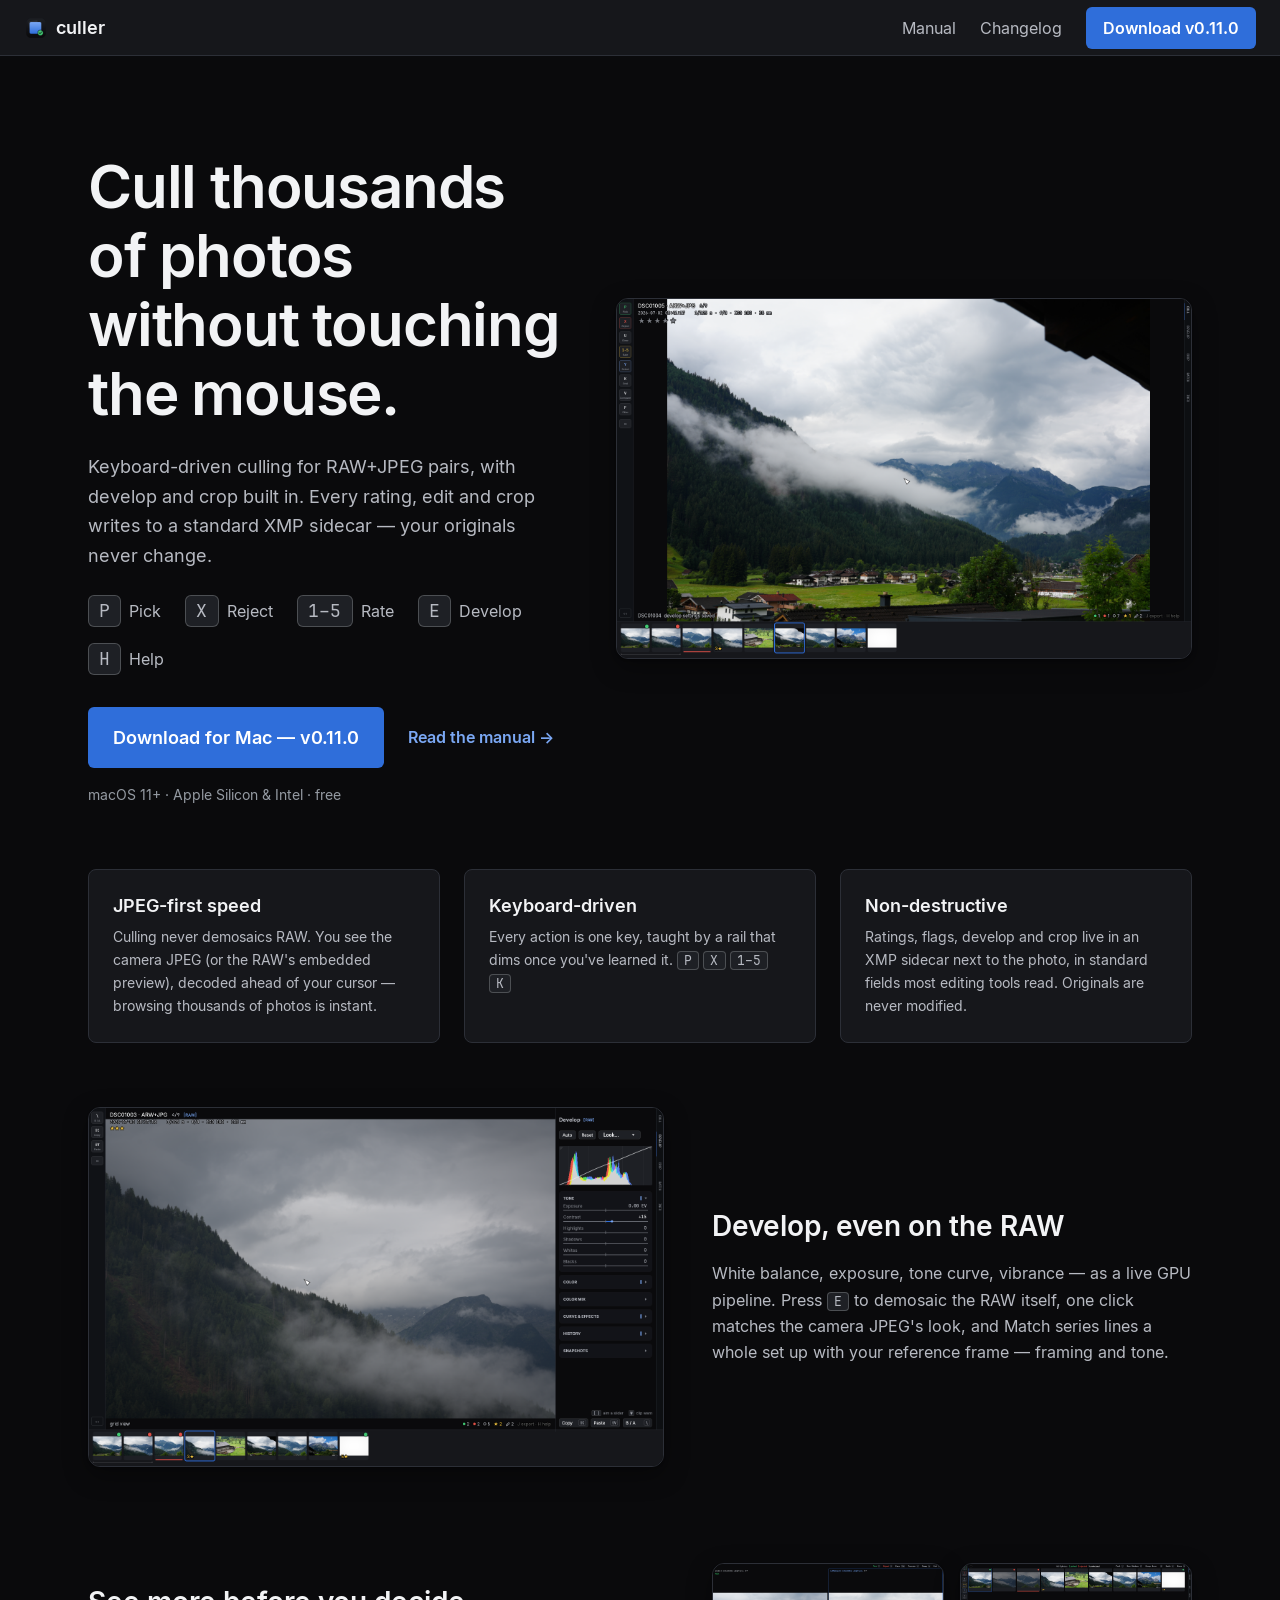
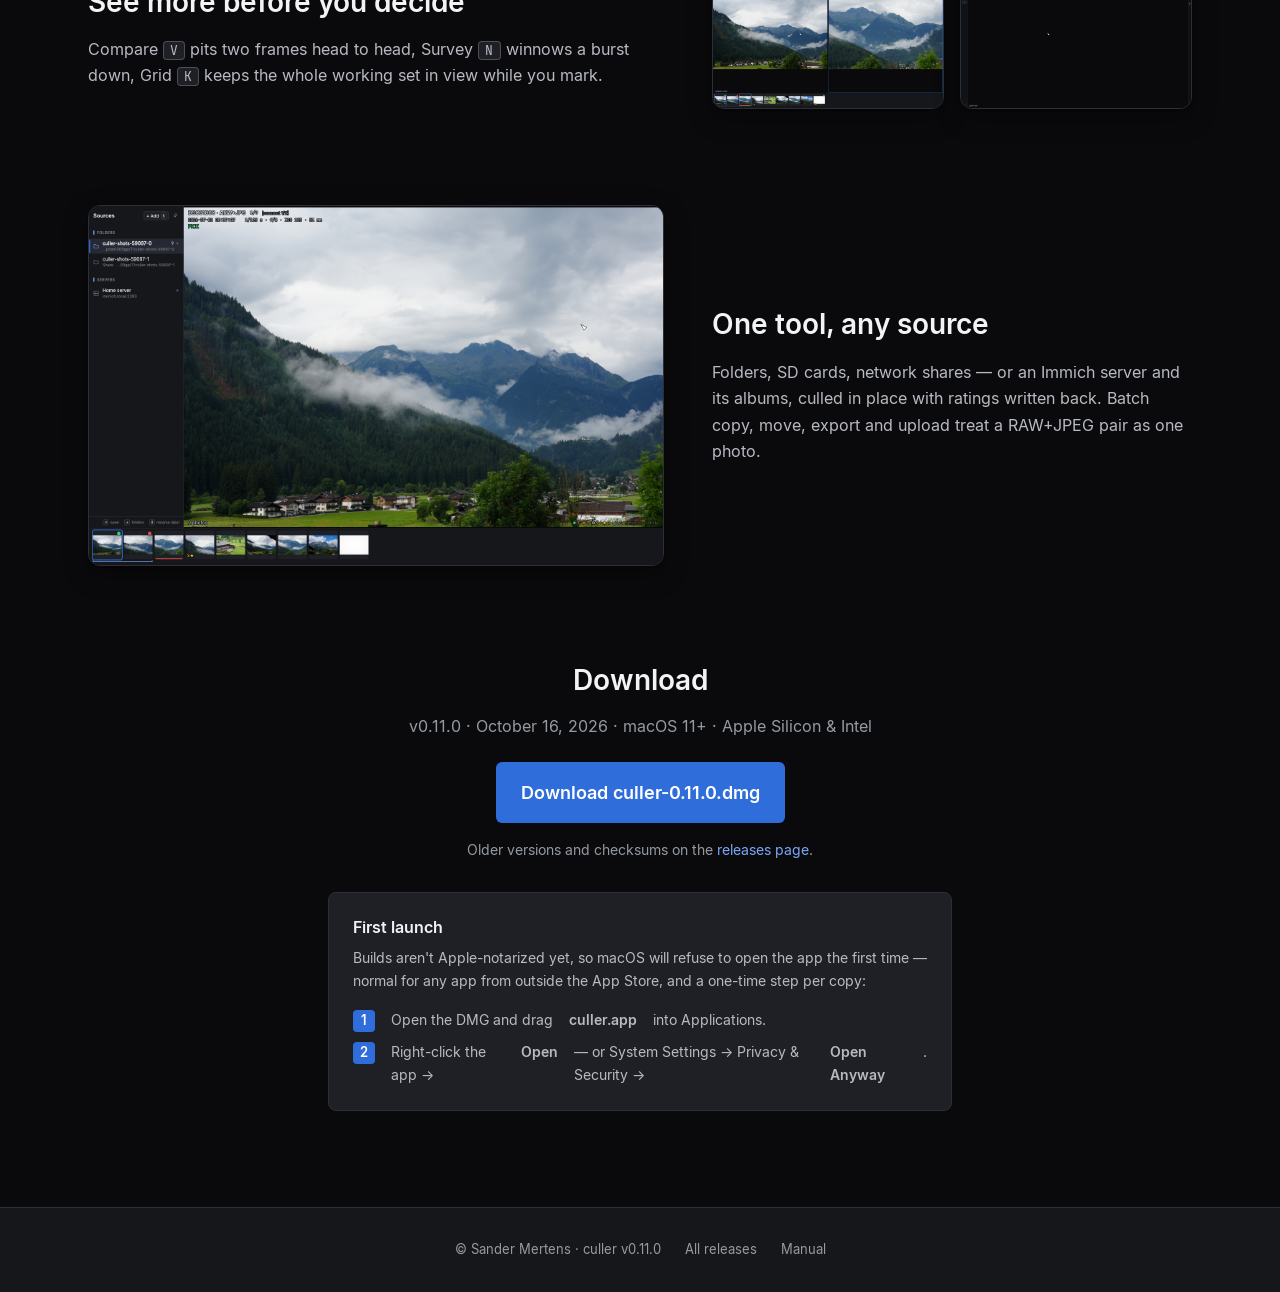
<file: index.html>
<!DOCTYPE html>
<html lang="en">
<head>
<meta charset="utf-8">
<meta name="viewport" content="width=device-width, initial-scale=1">
<title>culler — keyboard-driven photo culling for macOS</title>
<meta name="description" content="Extremely fast, keyboard-driven photo culling for macOS. RAW+JPEG pairs, develop and crop built in, everything non-destructive.">
<link rel="icon" type="image/png" href="https://mertenssander.github.io/culler-releases/img/icon-256.png">
<link rel="apple-touch-icon" href="https://mertenssander.github.io/culler-releases/img/icon-512.png">
<link rel="preload" href="https://mertenssander.github.io/culler-releases/fonts/Inter-Regular.woff2" as="font" type="font/woff2" crossorigin>
<link rel="preload" href="https://mertenssander.github.io/culler-releases/fonts/Inter-SemiBold.woff2" as="font" type="font/woff2" crossorigin>
<link rel="preload" href="https://mertenssander.github.io/culler-releases/fonts/JetBrainsMono-Regular.woff2" as="font" type="font/woff2" crossorigin>
<link rel="stylesheet" href="https://mertenssander.github.io/culler-releases/css/site.css?h=91cbe195ef2dc306fa63">
</head>
<body>
<header class="nav">
  <a class="nav-brand" href="https://mertenssander.github.io/culler-releases/">
    <img src="https://mertenssander.github.io/culler-releases/img/icon-256.png" alt="" width="24" height="24">
    <span>culler</span>
  </a>
  <nav class="nav-links">
    <a href="https://mertenssander.github.io/culler-releases/manual/">Manual</a>
    <a href="https://mertenssander.github.io/culler-releases/changelog/">Changelog</a>
    <a class="btn btn--accent" href="https://mertenssander.github.io/culler-releases/#download">Download v0.11.0</a>
  </nav>
  <details class="nav-menu">
    <summary aria-label="Menu">Menu</summary>
    <div class="nav-menu-panel">
      <a href="https://mertenssander.github.io/culler-releases/manual/">Manual</a>
      <a href="https://mertenssander.github.io/culler-releases/changelog/">Changelog</a>
      <a href="https://mertenssander.github.io/culler-releases/#download">Download v0.11.0</a>
    </div>
  </details>
</header>
<main>




  


<section class="hero">
  <div class="hero-copy">
    <h1>Cull thousands of photos without touching the mouse.</h1>
    <p class="lead">Keyboard-driven culling for RAW+JPEG pairs, with
    develop and crop built in. Every rating, edit and crop writes to
    a standard XMP sidecar — your originals never change.</p>
    <ul class="hero-keys">
      <li><kbd class="keycap keycap--lg">P</kbd> Pick</li>
      <li><kbd class="keycap keycap--lg">X</kbd> Reject</li>
      <li><kbd class="keycap keycap--lg">1–5</kbd> Rate</li>
      <li><kbd class="keycap keycap--lg">E</kbd> Develop</li>
      <li><kbd class="keycap keycap--lg">H</kbd> Help</li>
    </ul>
    <div class="hero-cta">
      <a class="btn btn--accent btn--lg" href="https:&#x2F;&#x2F;github.com&#x2F;mertenssander&#x2F;culler-releases&#x2F;releases&#x2F;download&#x2F;v0.11.0&#x2F;culler-0.11.0.dmg">Download for Mac — v0.11.0</a>
      <a class="link-arrow" href="https://mertenssander.github.io/culler-releases/manual/">Read the manual →</a>
    </div>
    <p class="hero-meta">macOS 11+ · Apple Silicon &amp; Intel · free</p>
  </div>
  <figure class="hero-shot">
    <img src="https://mertenssander.github.io/culler-releases/manual/img/01-culling-counters.png"
         alt="The culling view: a photo full-screen, pick and reject counters, the keycap rail on the left" width="1600" height="1000">
  </figure>
</section>

<section class="band">
  <div class="band-card">
    <h3>JPEG-first speed</h3>
    <p>Culling never demosaics RAW. You see the camera JPEG (or the RAW's
    embedded preview), decoded ahead of your cursor — browsing thousands of
    photos is instant.</p>
  </div>
  <div class="band-card">
    <h3>Keyboard-driven</h3>
    <p>Every action is one key, taught by a rail that dims once you've
    learned it. <kbd class="keycap">P</kbd> <kbd class="keycap">X</kbd> <kbd class="keycap">1–5</kbd>
    <kbd class="keycap">K</kbd></p>
  </div>
  <div class="band-card">
    <h3>Non-destructive</h3>
    <p>Ratings, flags, develop and crop live in an XMP sidecar next to the
    photo, in standard fields most editing tools read. Originals are never
    modified.</p>
  </div>
</section>

<section class="feature">
  <figure class="feature-shot">
    <img src="https://mertenssander.github.io/culler-releases/manual/img/12-develop-graded.png"
         alt="The develop pane: histogram, tone and color sliders, a graded photo" loading="lazy" width="1600" height="1000">
  </figure>
  <div class="feature-copy">
    <h2>Develop, even on the RAW</h2>
    <p>White balance, exposure, tone curve, vibrance — as a live GPU
    pipeline. Press <kbd class="keycap">E</kbd> to demosaic the RAW itself, one
    click matches the camera JPEG's look, and Match series lines a whole
    set up with your reference frame — framing and tone.</p>
  </div>
</section>

<section class="feature feature--flip">
  <figure class="feature-shot feature-shot--pair">
    <img src="https://mertenssander.github.io/culler-releases/manual/img/09-compare.png"
         alt="Compare view: two photos side by side" loading="lazy" width="1600" height="1000">
    <img src="https://mertenssander.github.io/culler-releases/manual/img/18-grid.png"
         alt="Grid view: the working set as thumbnails with a live tally" loading="lazy" width="1600" height="1000">
  </figure>
  <div class="feature-copy">
    <h2>See more before you decide</h2>
    <p>Compare <kbd class="keycap">V</kbd> pits two frames head to head, Survey
    <kbd class="keycap">N</kbd> winnows a burst down, Grid <kbd class="keycap">K</kbd>
    keeps the whole working set in view while you mark.</p>
  </div>
</section>

<section class="feature">
  <figure class="feature-shot">
    <img src="https://mertenssander.github.io/culler-releases/manual/img/06-sources-pane.png"
         alt="The sources pane: folders, SD cards and an Immich server with albums" loading="lazy" width="1600" height="1000">
  </figure>
  <div class="feature-copy">
    <h2>One tool, any source</h2>
    <p>Folders, SD cards, network shares — or an Immich server and its
    albums, culled in place with ratings written back. Batch copy, move,
    export and upload treat a RAW+JPEG pair as one photo.</p>
  </div>
</section>

<section class="download" id="download">
  <h2>Download</h2>
  <p class="download-meta">v0.11.0 · October 16, 2026 ·
  macOS 11+ · Apple Silicon &amp; Intel</p>
  <a class="btn btn--accent btn--lg" href="https:&#x2F;&#x2F;github.com&#x2F;mertenssander&#x2F;culler-releases&#x2F;releases&#x2F;download&#x2F;v0.11.0&#x2F;culler-0.11.0.dmg">Download culler-0.11.0.dmg</a>
  <p class="download-alt">Older versions and checksums on the
  <a href="https://github.com/mertenssander/culler-releases/releases">releases page</a>.</p>
  <div class="firstlaunch">
    <h3>First launch</h3>
    <p>Builds aren't Apple-notarized yet, so macOS will refuse to open the
    app the first time — normal for any app from outside the App Store, and
    a one-time step per copy:</p>
    <ol>
      <li>Open the DMG and drag <strong>culler.app</strong> into Applications.</li>
      <li>Right-click the app → <strong>Open</strong> — or System Settings →
      Privacy &amp; Security → <strong>Open Anyway</strong>.</li>
    </ol>
  </div>
</section>

</main>
<footer class="footer">
  <span>© Sander Mertens · culler v0.11.0</span>
  <a href="https://github.com/mertenssander/culler-releases/releases">All releases</a>
  <a href="https://mertenssander.github.io/culler-releases/manual/">Manual</a>
</footer>
</body>
</html>
</file>
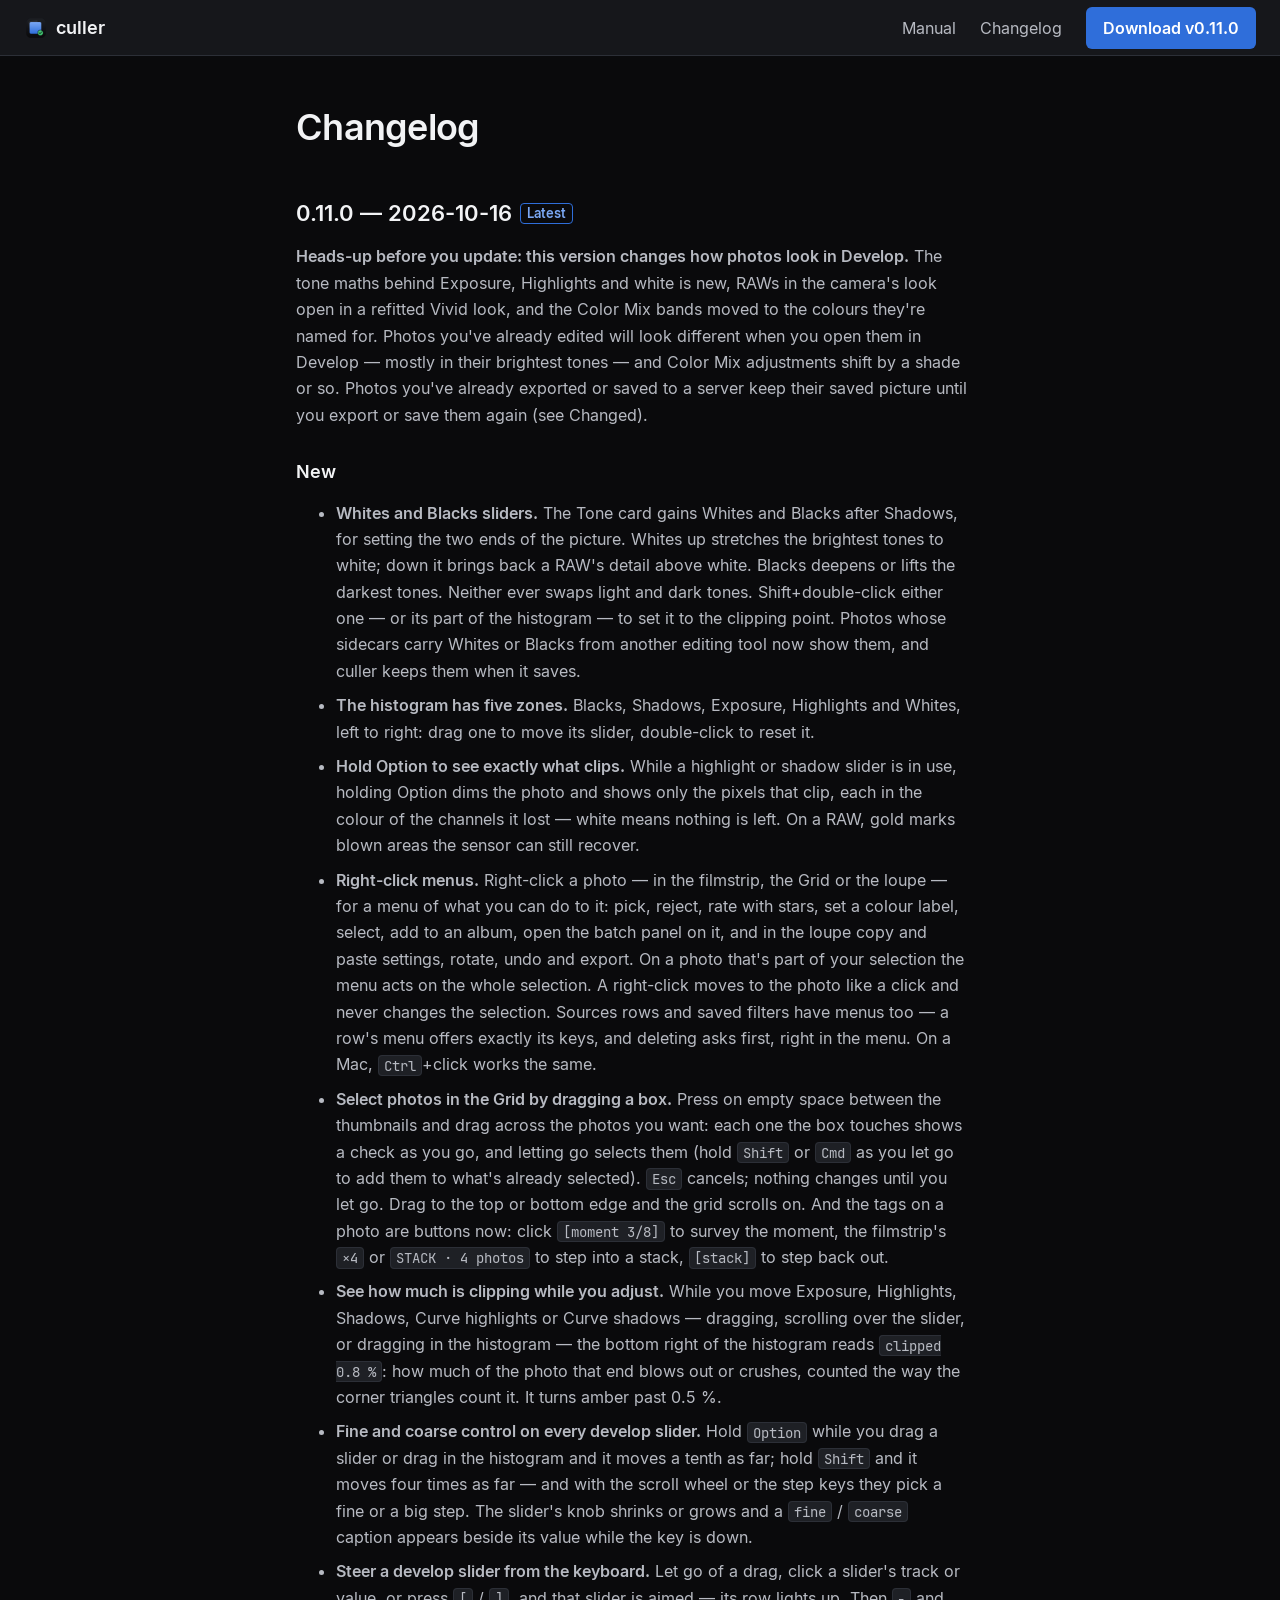
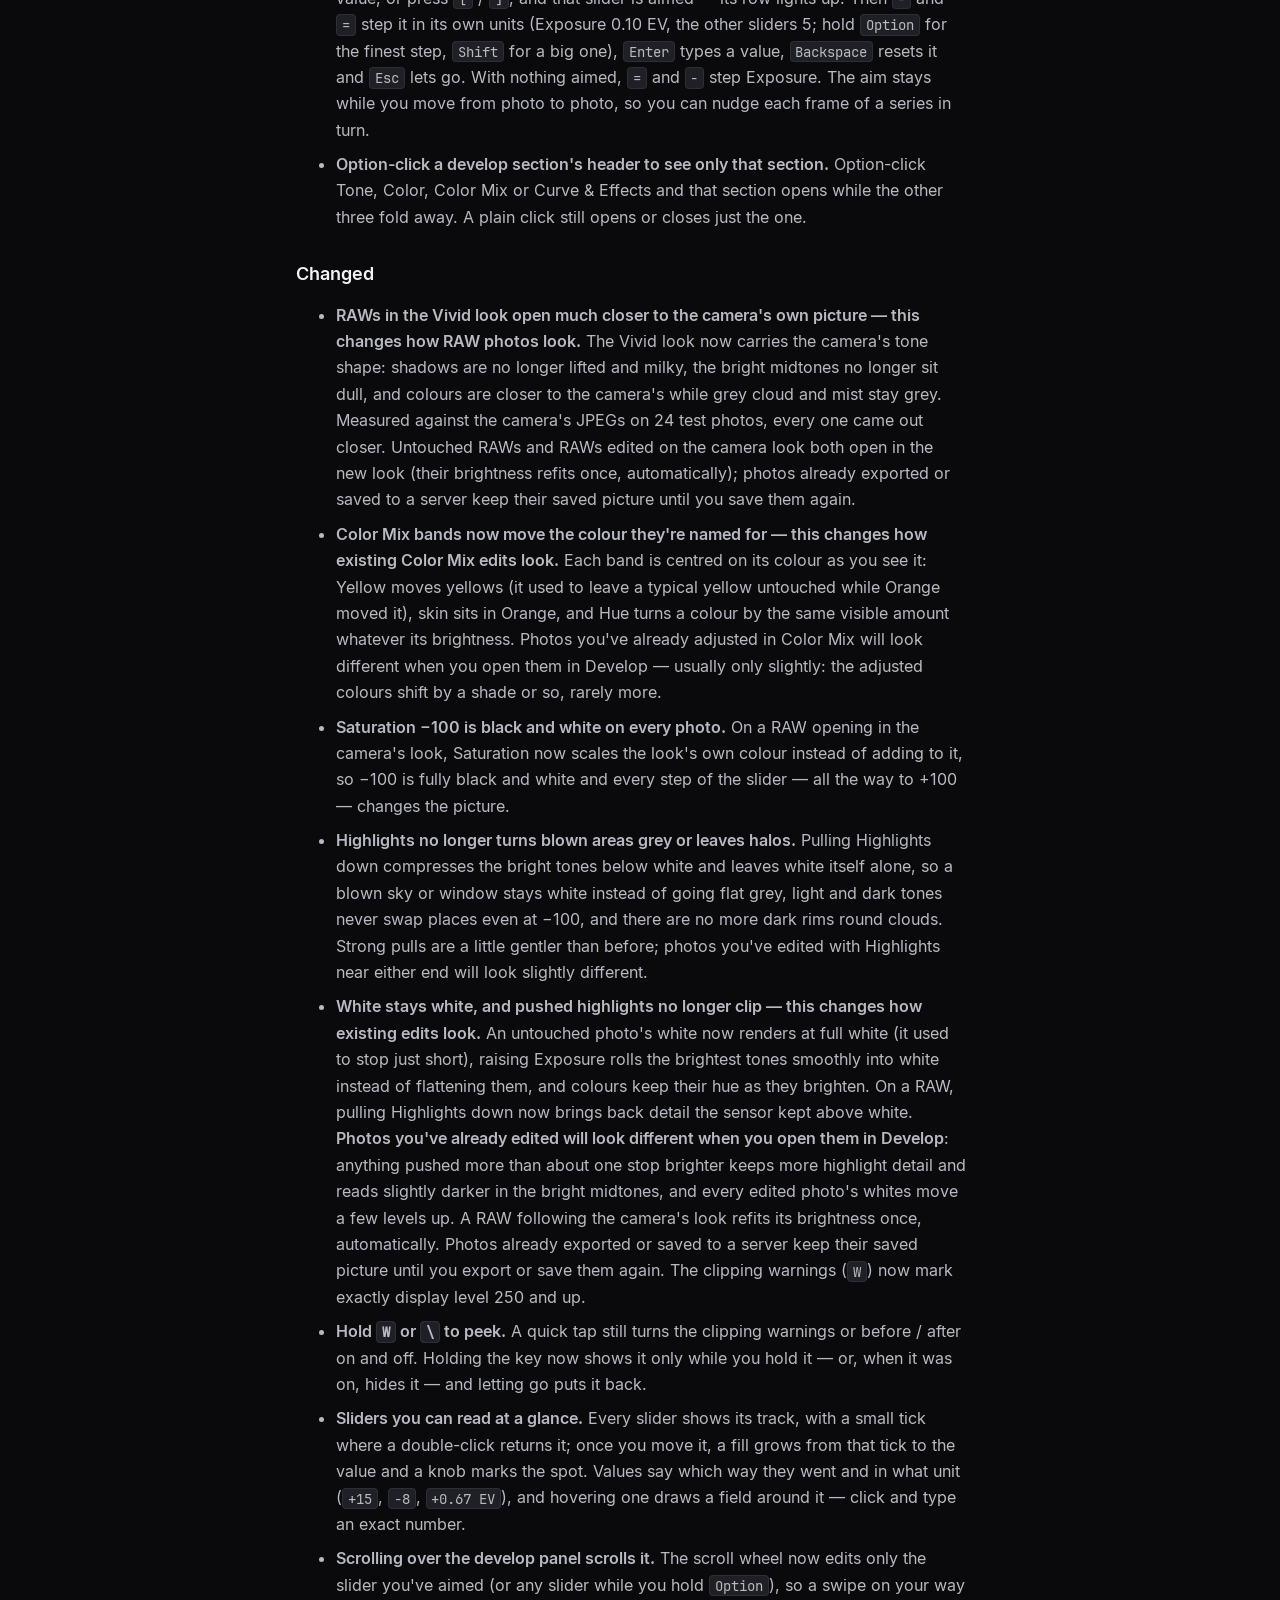
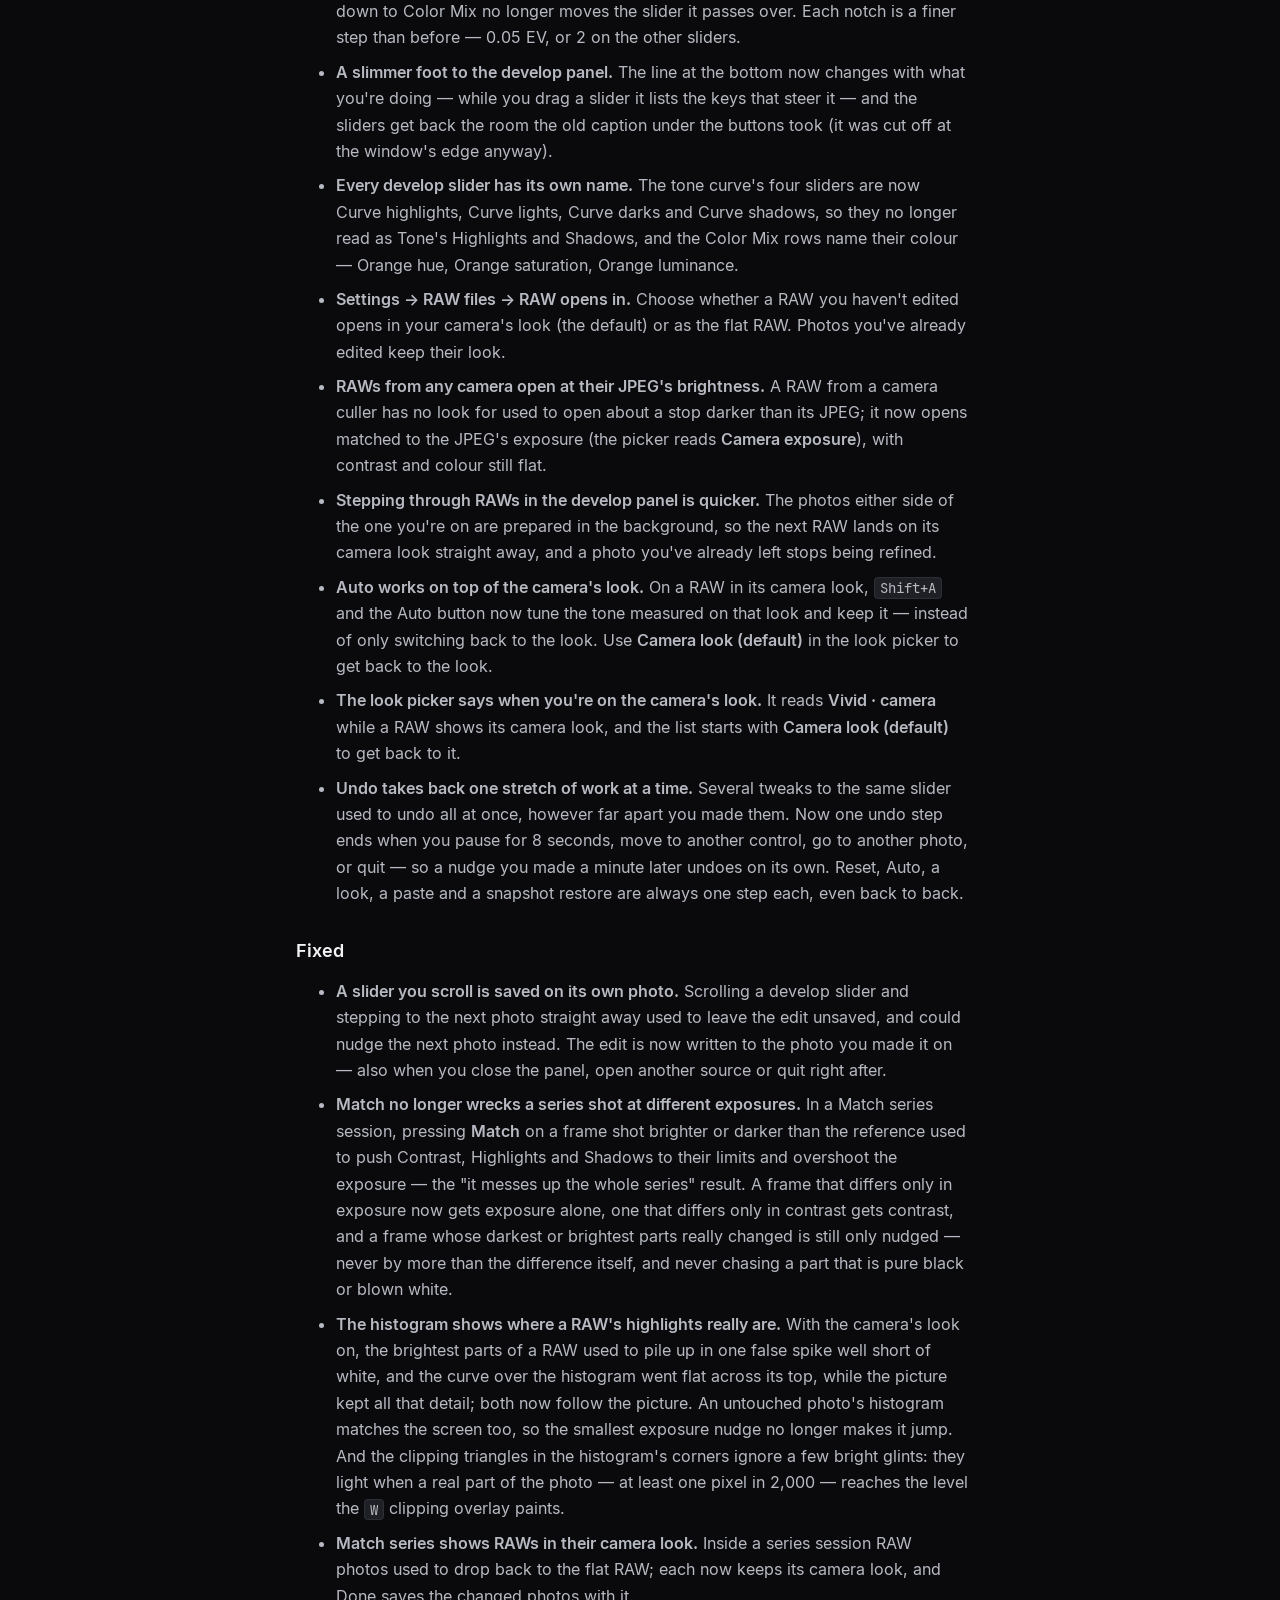
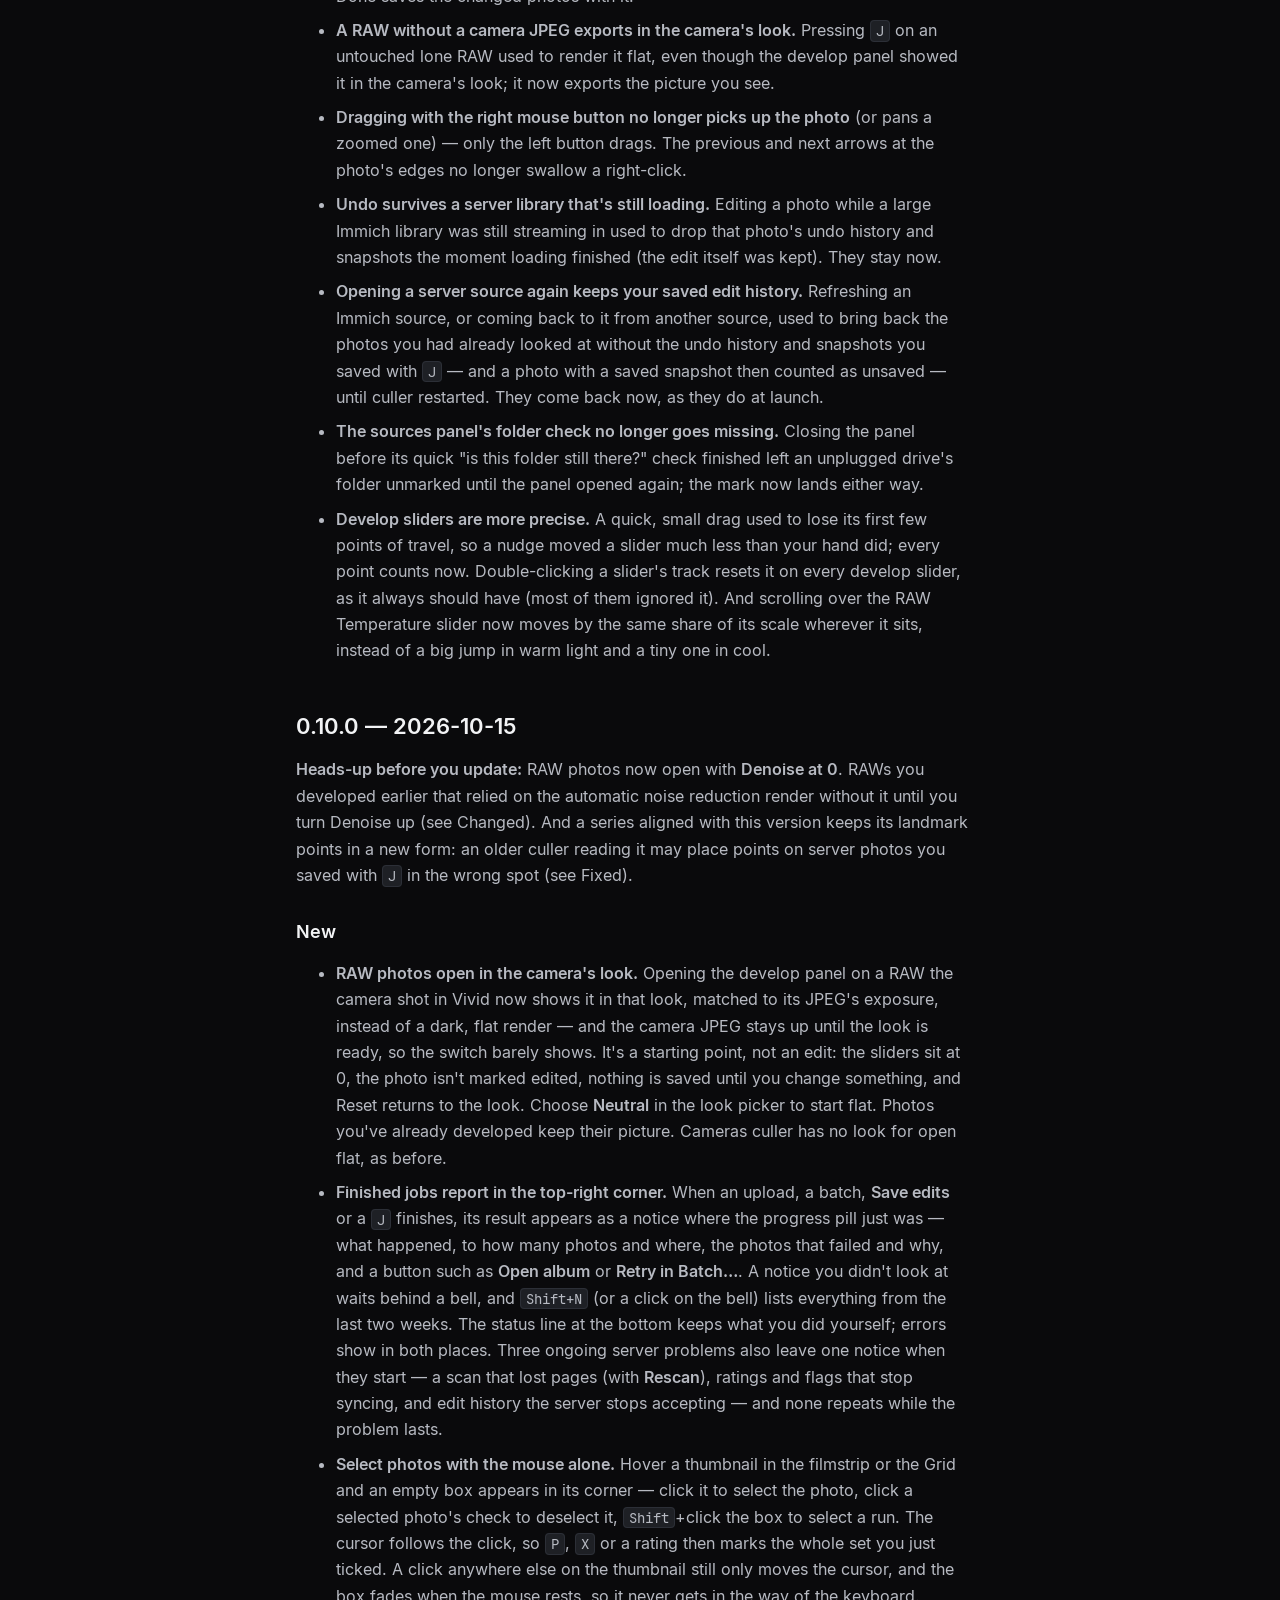
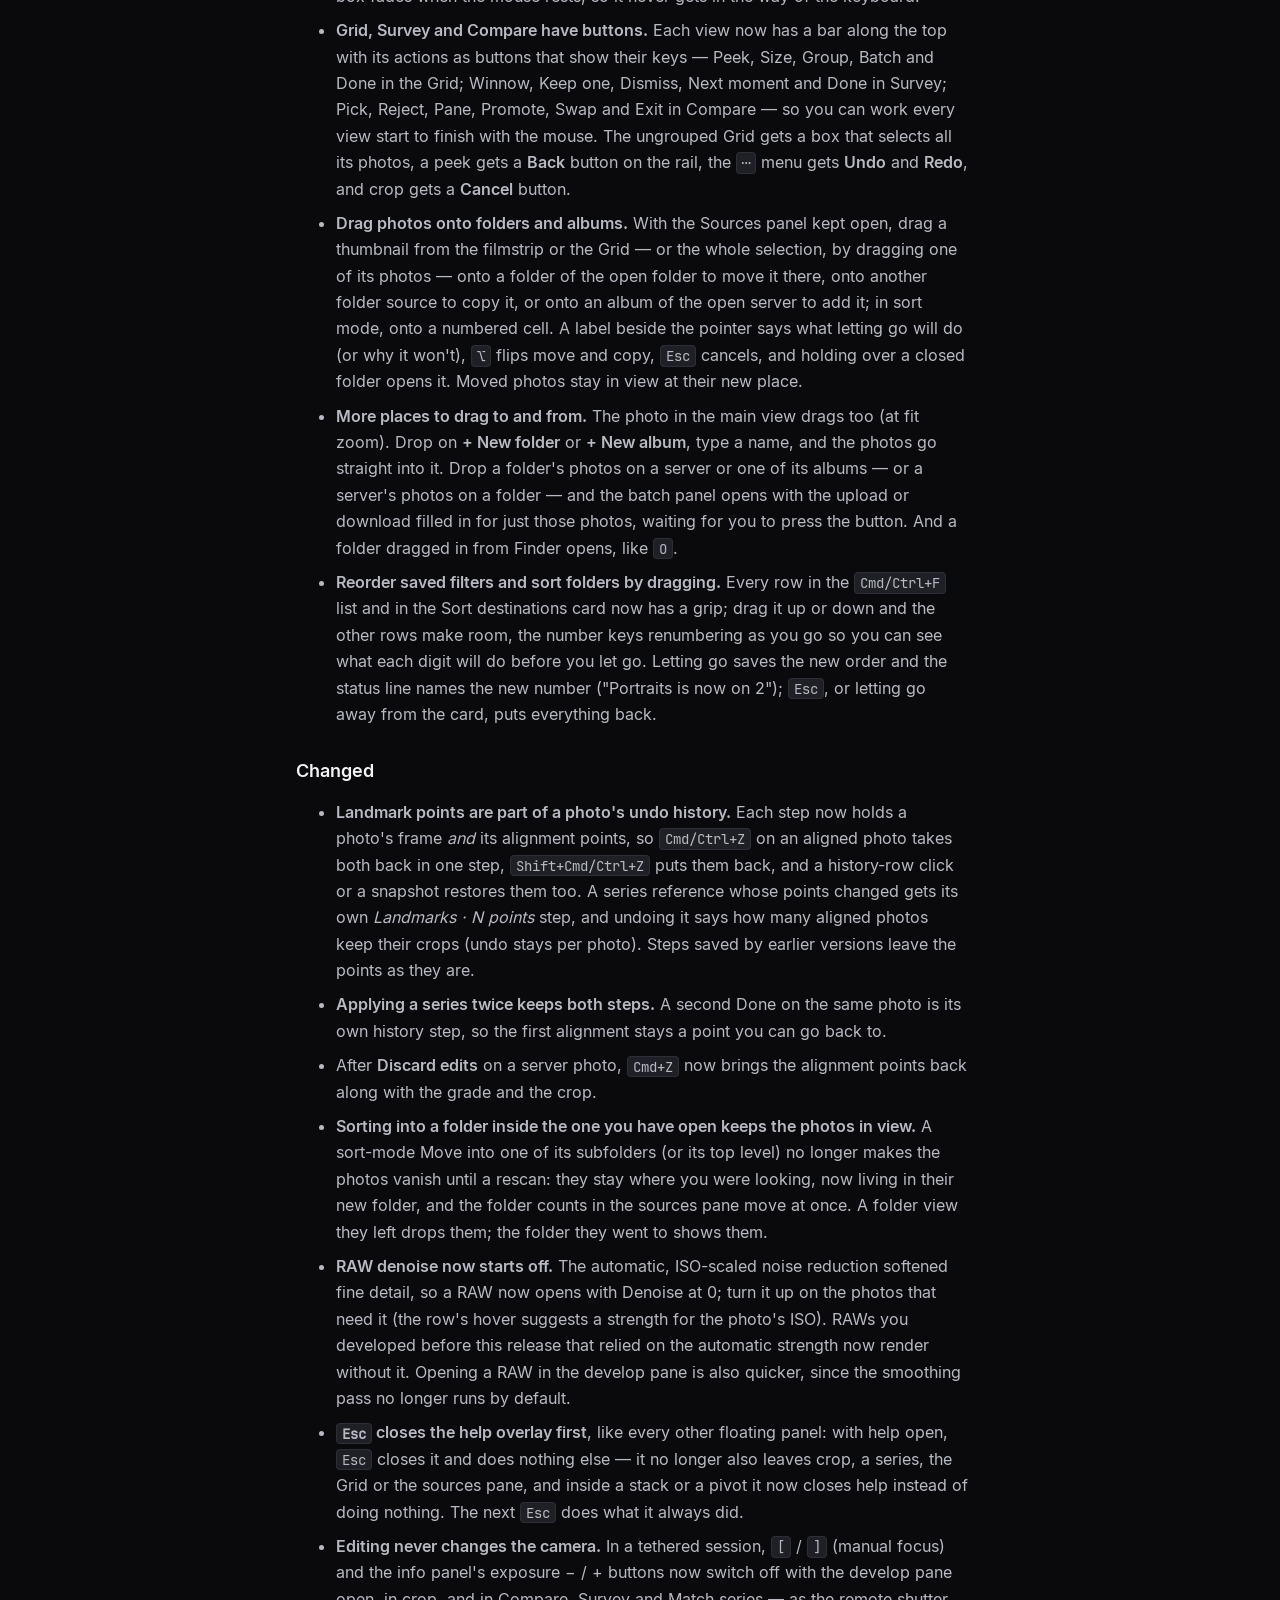
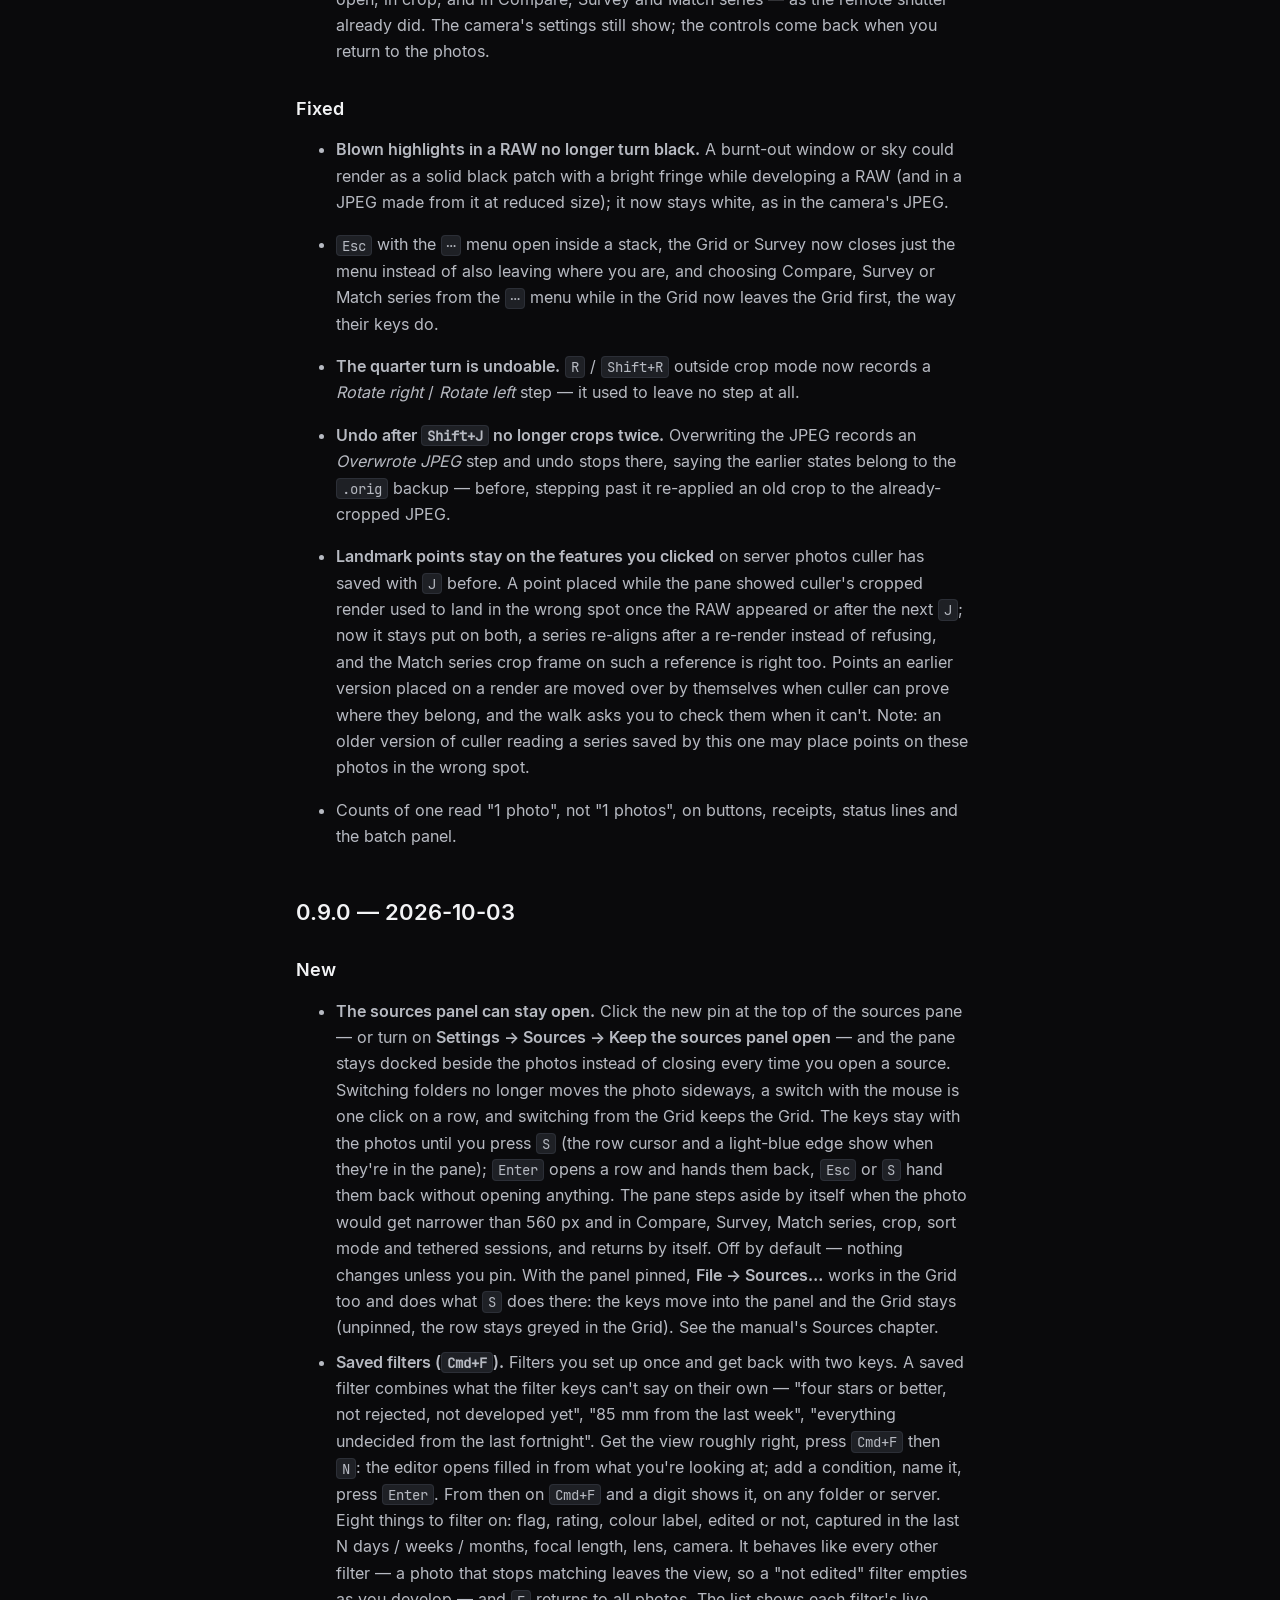
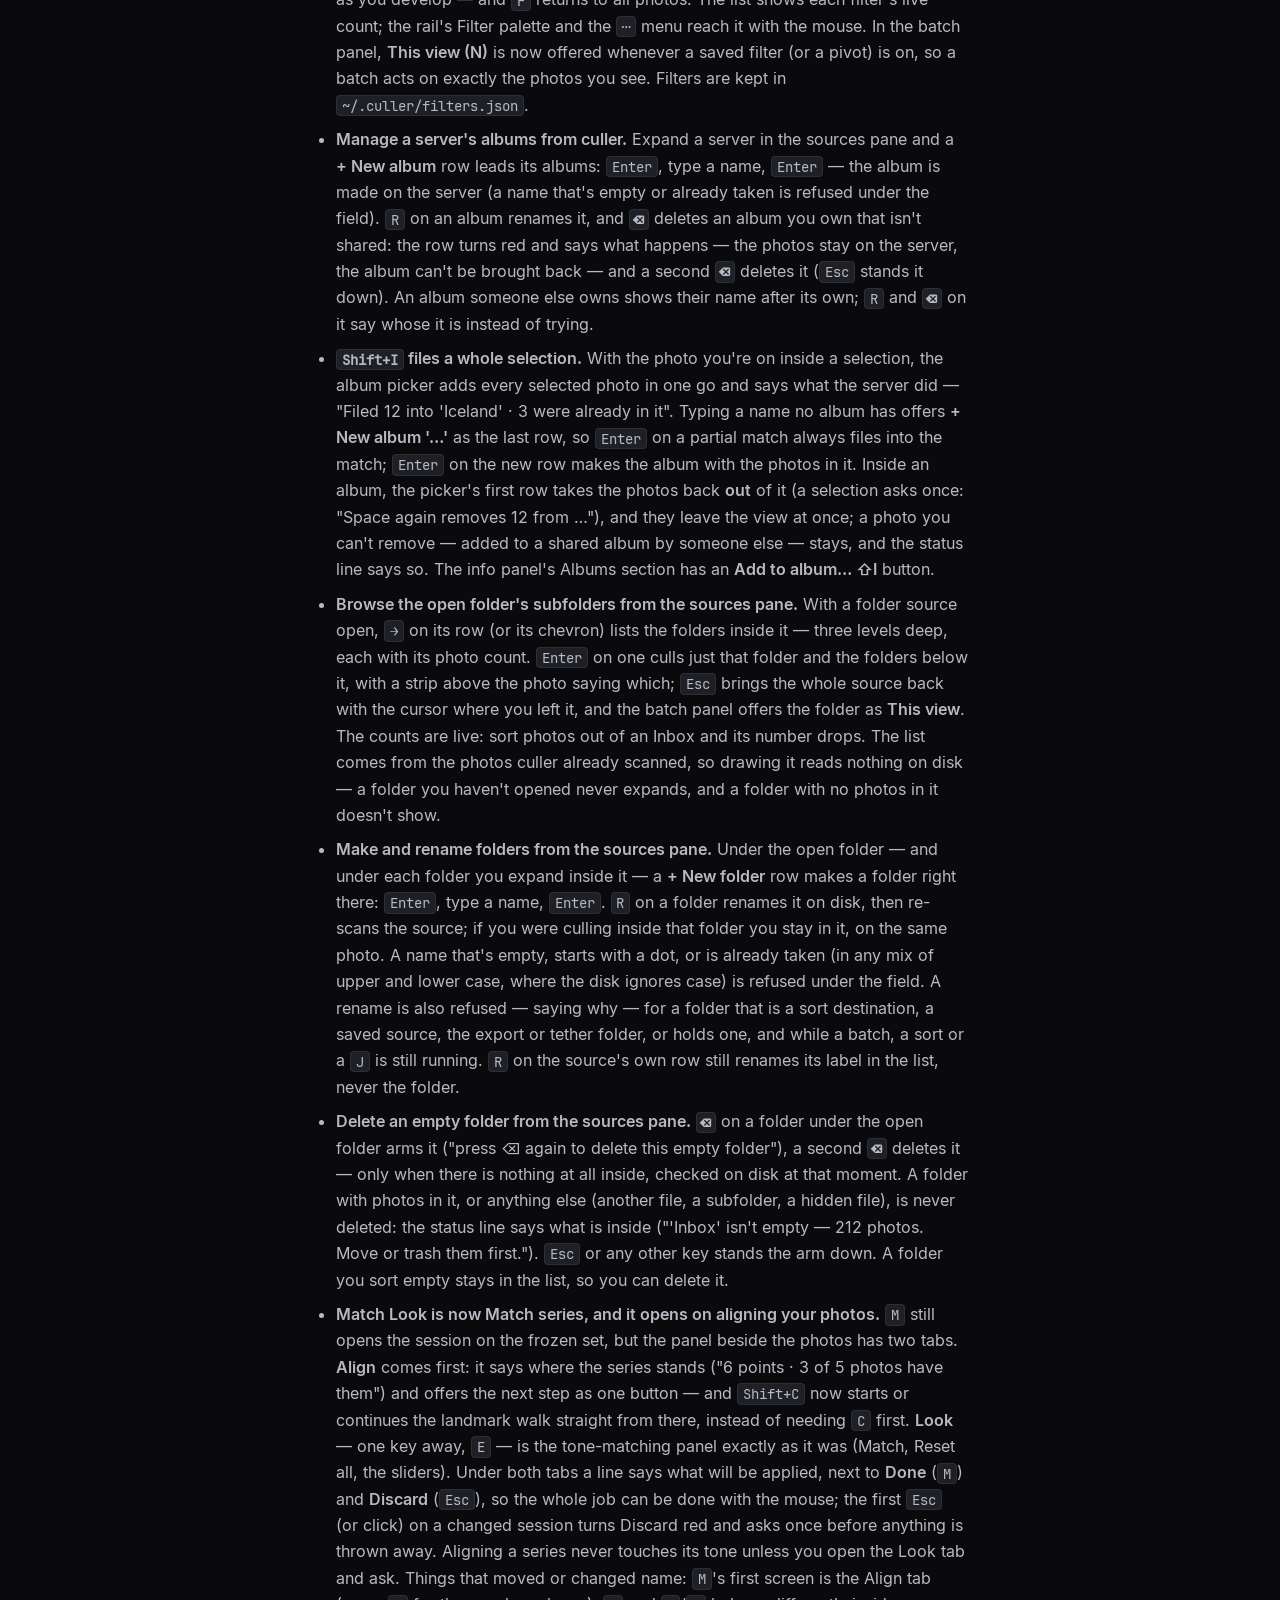
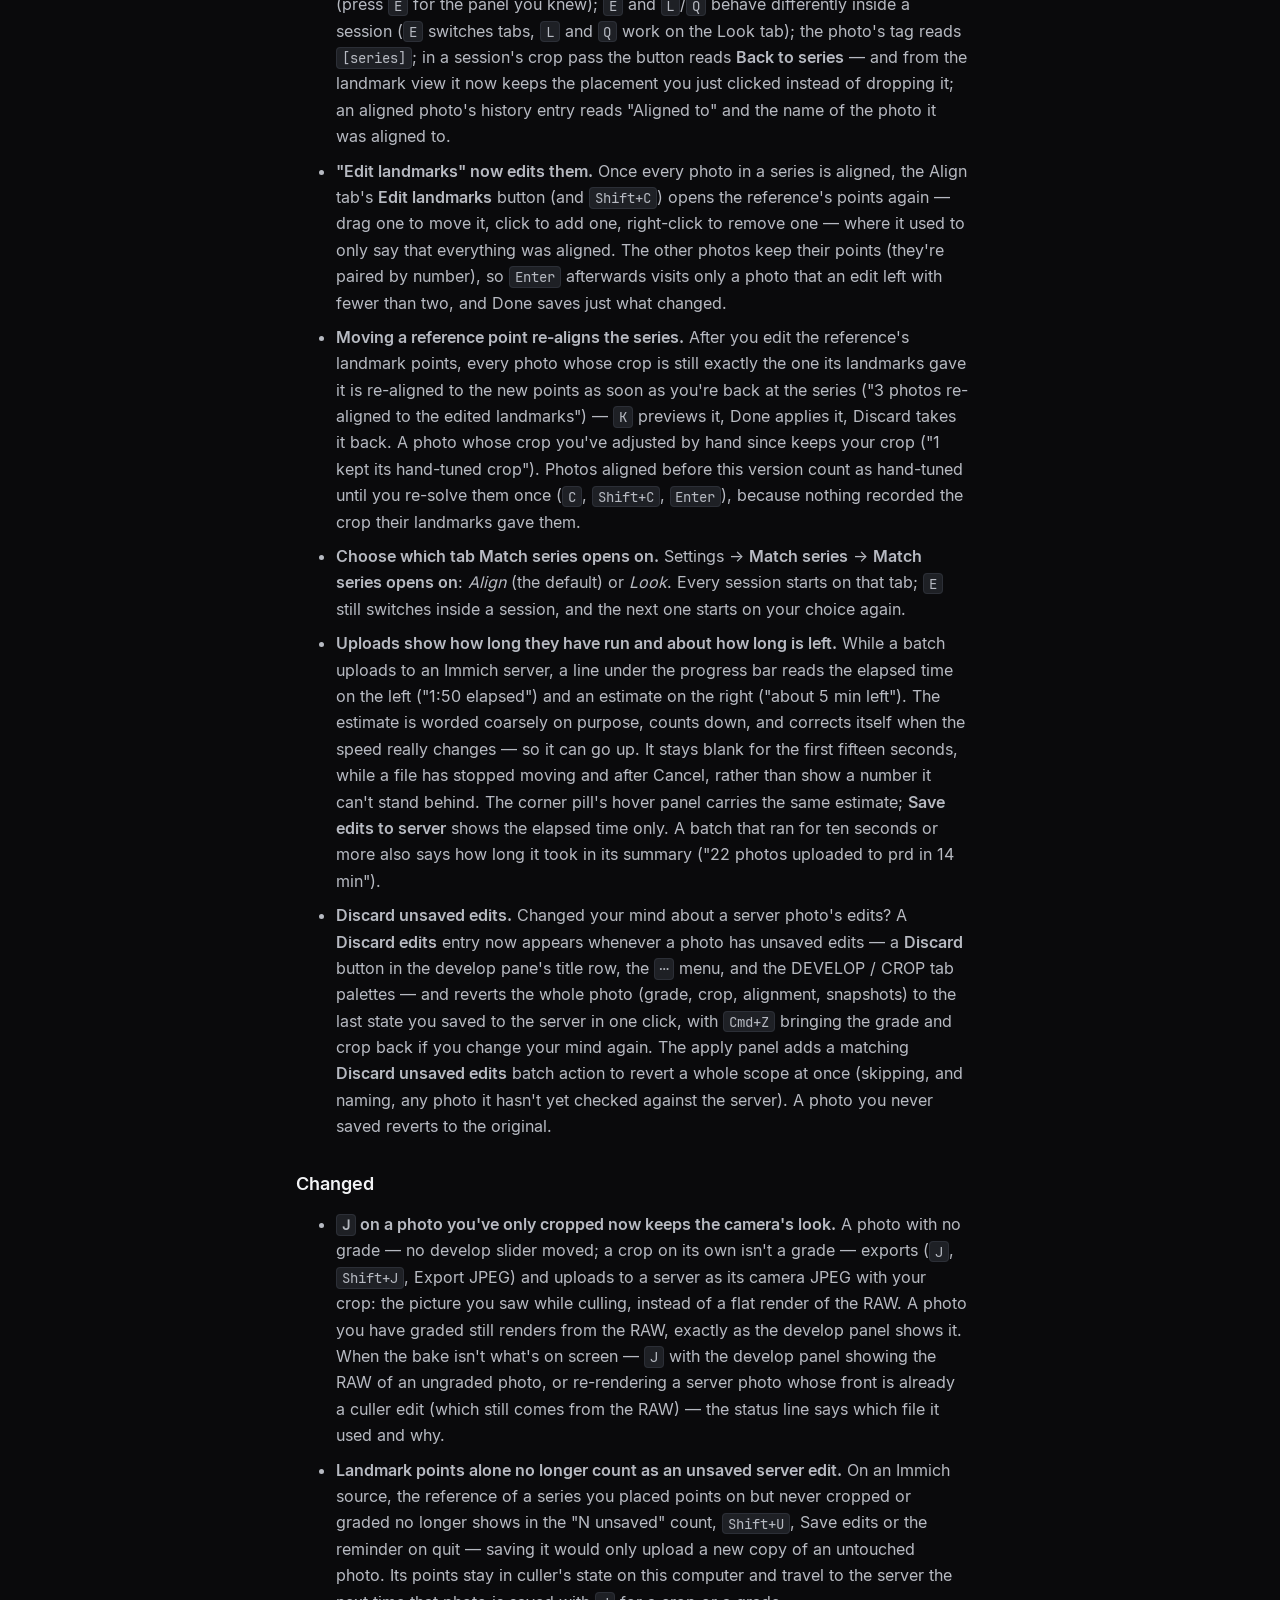
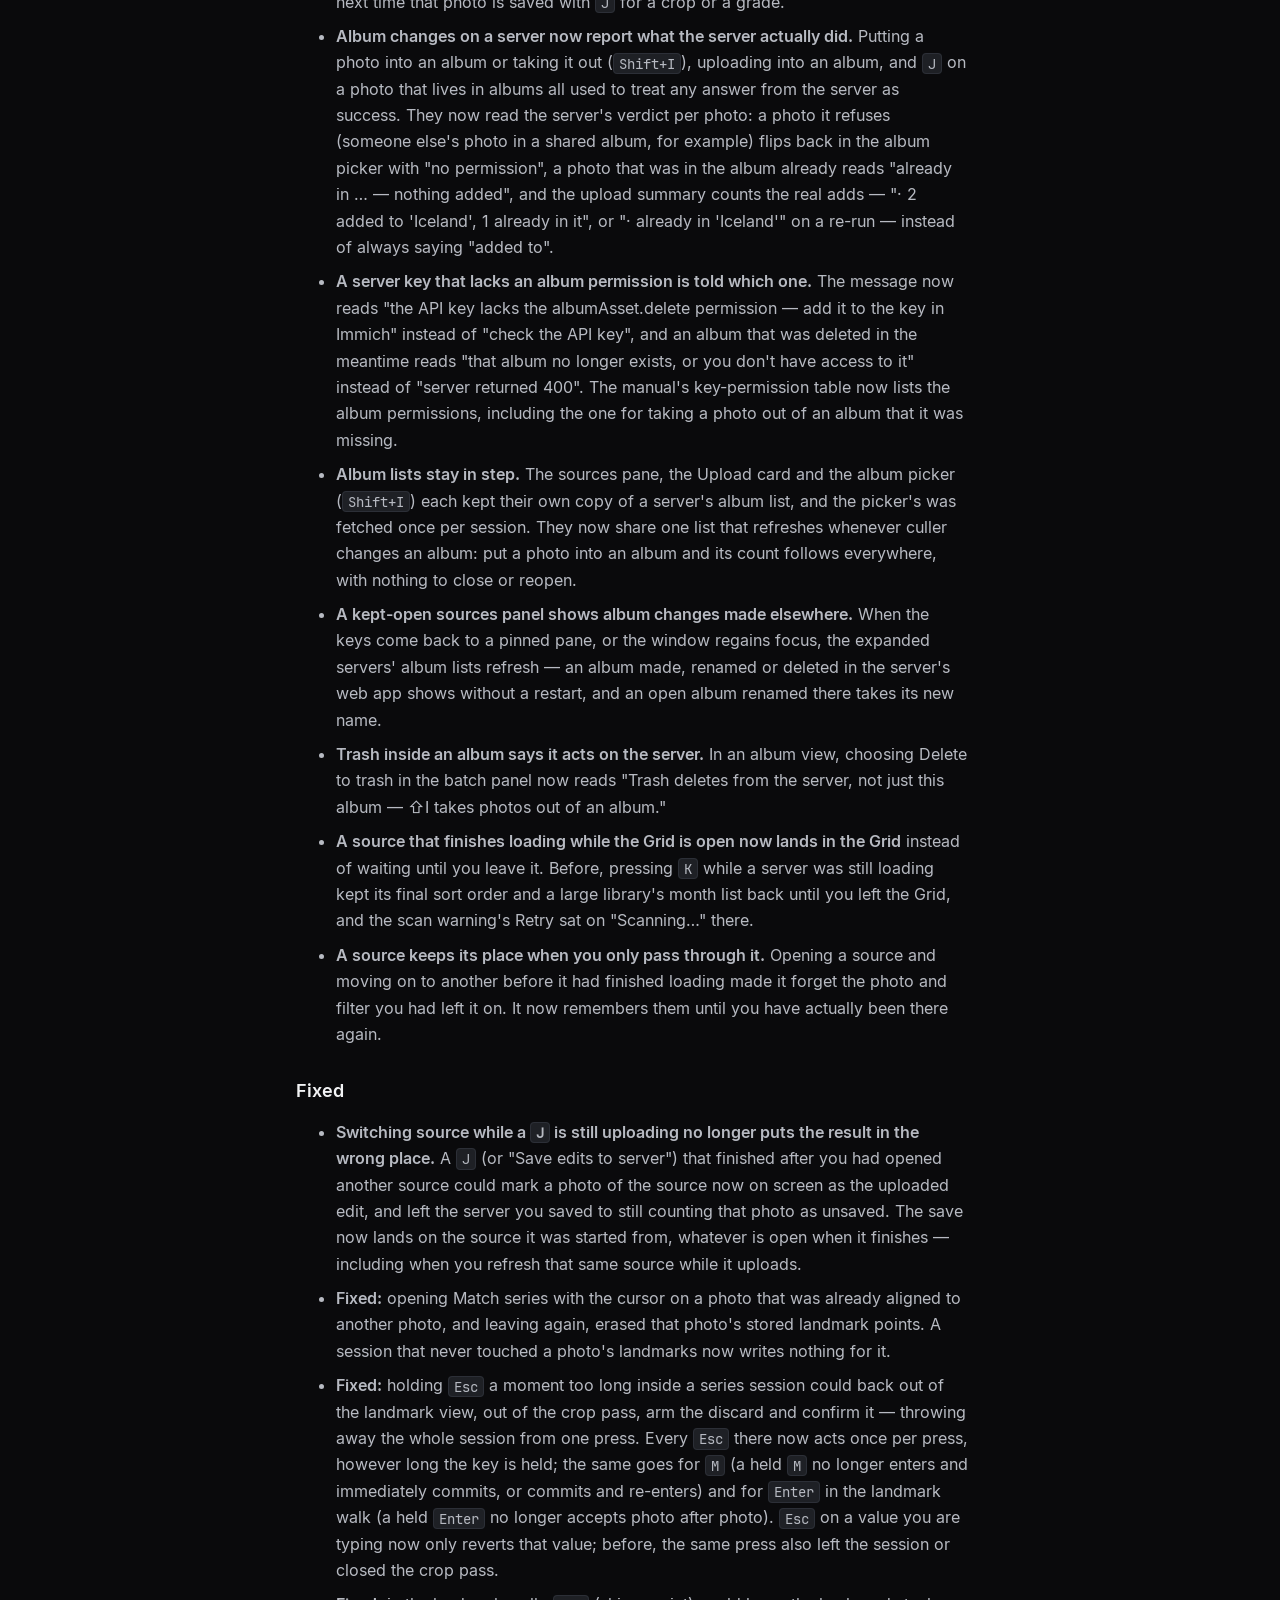
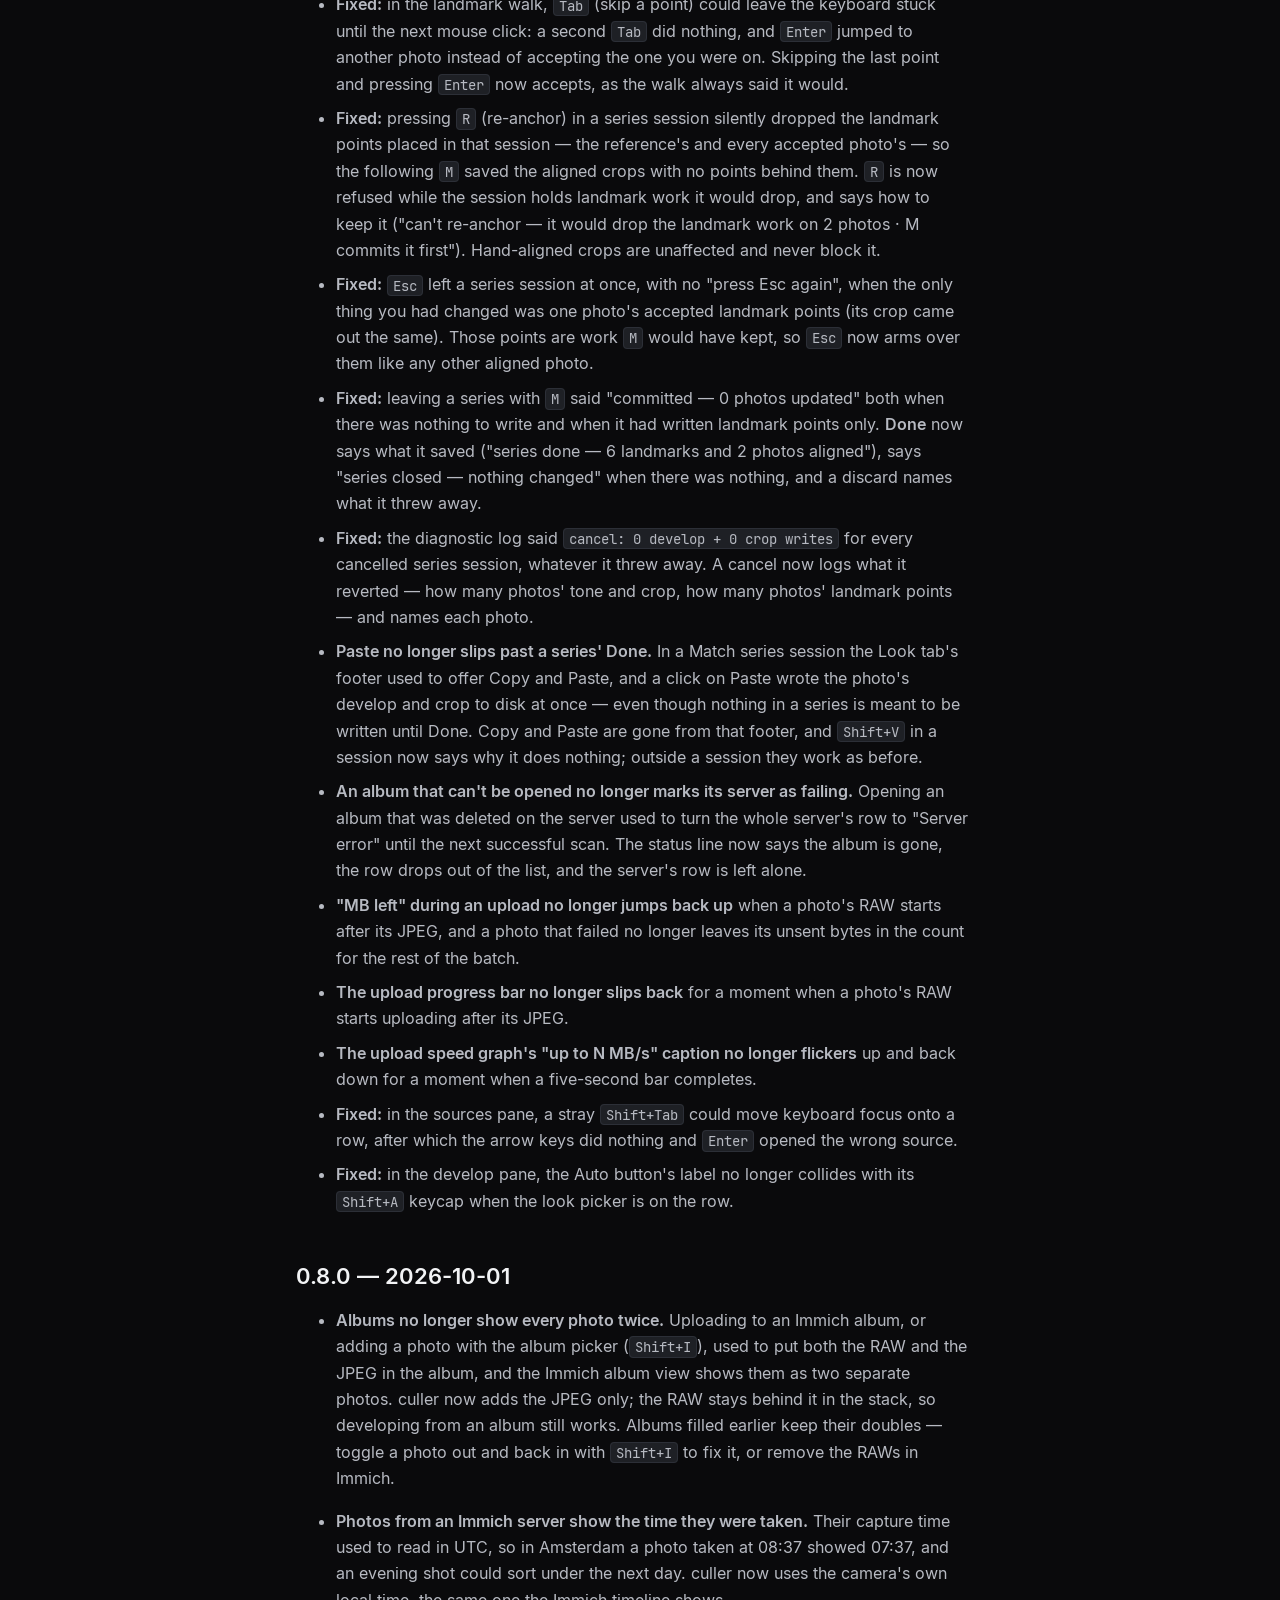
<file: changelog/index.html>
<!DOCTYPE html>
<html lang="en">
<head>
<meta charset="utf-8">
<meta name="viewport" content="width=device-width, initial-scale=1">
<title>Changelog — culler</title>
<meta name="description" content="Extremely fast, keyboard-driven photo culling for macOS. RAW+JPEG pairs, develop and crop built in, everything non-destructive.">
<link rel="icon" type="image/png" href="https://mertenssander.github.io/culler-releases/img/icon-256.png">
<link rel="apple-touch-icon" href="https://mertenssander.github.io/culler-releases/img/icon-512.png">
<link rel="preload" href="https://mertenssander.github.io/culler-releases/fonts/Inter-Regular.woff2" as="font" type="font/woff2" crossorigin>
<link rel="preload" href="https://mertenssander.github.io/culler-releases/fonts/Inter-SemiBold.woff2" as="font" type="font/woff2" crossorigin>
<link rel="preload" href="https://mertenssander.github.io/culler-releases/fonts/JetBrainsMono-Regular.woff2" as="font" type="font/woff2" crossorigin>
<link rel="stylesheet" href="https://mertenssander.github.io/culler-releases/css/site.css?h=91cbe195ef2dc306fa63">
</head>
<body>
<header class="nav">
  <a class="nav-brand" href="https://mertenssander.github.io/culler-releases/">
    <img src="https://mertenssander.github.io/culler-releases/img/icon-256.png" alt="" width="24" height="24">
    <span>culler</span>
  </a>
  <nav class="nav-links">
    <a href="https://mertenssander.github.io/culler-releases/manual/">Manual</a>
    <a href="https://mertenssander.github.io/culler-releases/changelog/">Changelog</a>
    <a class="btn btn--accent" href="https://mertenssander.github.io/culler-releases/#download">Download v0.11.0</a>
  </nav>
  <details class="nav-menu">
    <summary aria-label="Menu">Menu</summary>
    <div class="nav-menu-panel">
      <a href="https://mertenssander.github.io/culler-releases/manual/">Manual</a>
      <a href="https://mertenssander.github.io/culler-releases/changelog/">Changelog</a>
      <a href="https://mertenssander.github.io/culler-releases/#download">Download v0.11.0</a>
    </div>
  </details>
</header>
<main>

<div class="docs docs--index">
  <article class="prose changelog">
    <h1>Changelog</h1>
    <h2 id="0-11-0-2026-10-16">0.11.0 — 2026-10-16</h2>
<p><strong>Heads-up before you update: this version changes how photos look in
Develop.</strong> The tone maths behind Exposure, Highlights and white is new,
RAWs in the camera's look open in a refitted Vivid look, and the Color
Mix bands moved to the colours they're named for. Photos you've already
edited will look different when you open them in Develop — mostly in
their brightest tones — and Color Mix adjustments shift by a shade or
so. Photos you've already exported or saved to a server keep their saved
picture until you export or save them again (see Changed).</p>
<h3 id="new">New</h3>
<ul>
<li><strong>Whites and Blacks sliders.</strong> The Tone card gains Whites and Blacks
after Shadows, for setting the two ends of the picture. Whites up
stretches the brightest tones to white; down it brings back a RAW's
detail above white. Blacks deepens or lifts the darkest tones. Neither
ever swaps light and dark tones. Shift+double-click either one — or
its part of the histogram — to set it to the clipping point. Photos
whose sidecars carry Whites or Blacks from another editing tool now
show them, and culler keeps them when it saves.</li>
<li><strong>The histogram has five zones.</strong> Blacks, Shadows, Exposure,
Highlights and Whites, left to right: drag one to move its slider,
double-click to reset it.</li>
<li><strong>Hold Option to see exactly what clips.</strong> While a highlight or shadow
slider is in use, holding Option dims the photo and shows only the
pixels that clip, each in the colour of the channels it lost — white
means nothing is left. On a RAW, gold marks blown areas the sensor can
still recover.</li>
<li><strong>Right-click menus.</strong> Right-click a photo — in the filmstrip, the
Grid or the loupe — for a menu of what you can do to it: pick, reject,
rate with stars, set a colour label, select, add to an album, open the
batch panel on it, and in the loupe copy and paste settings, rotate,
undo and export. On a photo that's part of your selection the menu
acts on the whole selection. A right-click moves to the photo like a
click and never changes the selection. Sources rows and saved filters
have menus too — a row's menu offers exactly its keys, and deleting
asks first, right in the menu. On a Mac, <code>Ctrl</code>+click works the same.</li>
<li><strong>Select photos in the Grid by dragging a box.</strong> Press on empty space
between the thumbnails and drag across the photos you want: each one
the box touches shows a check as you go, and letting go selects them
(hold <code>Shift</code> or <code>Cmd</code> as you let go to add them to what's already
selected). <code>Esc</code> cancels; nothing changes until you let go. Drag to the
top or bottom edge and the grid scrolls on. And the tags on a photo
are buttons now: click <code>[moment 3/8]</code> to survey the moment, the
filmstrip's <code>×4</code> or <code>STACK · 4 photos</code> to step into a stack, <code>[stack]</code>
to step back out.</li>
<li><strong>See how much is clipping while you adjust.</strong> While you move
Exposure, Highlights, Shadows, Curve highlights or Curve shadows —
dragging, scrolling over the slider, or dragging in the histogram — the
bottom right of the histogram reads <code>clipped 0.8 %</code>: how much of the
photo that end blows out or crushes, counted the way the corner
triangles count it. It turns amber past 0.5 %.</li>
<li><strong>Fine and coarse control on every develop slider.</strong> Hold <code>Option</code>
while you drag a slider or drag in the histogram and it moves a tenth
as far; hold <code>Shift</code> and it moves four times as far — and with the
scroll wheel or the step keys they pick a fine or a big step. The
slider's knob shrinks or grows and a <code>fine</code> / <code>coarse</code> caption appears
beside its value while the key is down.</li>
<li><strong>Steer a develop slider from the keyboard.</strong> Let go of a drag, click a
slider's track or value, or press <code>[</code> / <code>]</code>, and that slider is aimed —
its row lights up. Then <code>-</code> and <code>=</code> step it in its own units (Exposure
0.10 EV, the other sliders 5; hold <code>Option</code> for the finest step, <code>Shift</code>
for a big one), <code>Enter</code> types a value, <code>Backspace</code> resets it and <code>Esc</code>
lets go. With nothing aimed, <code>=</code> and <code>-</code> step Exposure. The aim stays
while you move from photo to photo, so you can nudge each frame of a
series in turn.</li>
<li><strong>Option-click a develop section's header to see only that section.</strong>
Option-click Tone, Color, Color Mix or Curve &amp; Effects and that section
opens while the other three fold away. A plain click still opens or
closes just the one.</li>
</ul>
<h3 id="changed">Changed</h3>
<ul>
<li><strong>RAWs in the Vivid look open much closer to the camera's own
picture — this changes how RAW photos look.</strong> The Vivid look now
carries the camera's tone shape: shadows are no longer lifted and
milky, the bright midtones no longer sit dull, and colours are closer
to the camera's while grey cloud and mist stay grey. Measured against
the camera's JPEGs on 24 test photos, every one came out closer.
Untouched RAWs and RAWs edited on the camera look both open in the new
look (their brightness refits once, automatically); photos already
exported or saved to a server keep their saved picture until you save
them again.</li>
<li><strong>Color Mix bands now move the colour they're named for — this changes
how existing Color Mix edits look.</strong> Each band is centred on its
colour as you see it: Yellow moves yellows (it used to leave a typical
yellow untouched while Orange moved it), skin sits in Orange, and
Hue turns a colour by the same visible amount whatever its brightness.
Photos you've already adjusted in Color Mix will look different when
you open them in Develop — usually only slightly: the adjusted colours
shift by a shade or so, rarely more.</li>
<li><strong>Saturation −100 is black and white on every photo.</strong> On a RAW
opening in the camera's look, Saturation now scales the look's own
colour instead of adding to it, so −100 is fully black and white and
every step of the slider — all the way to +100 — changes the picture.</li>
<li><strong>Highlights no longer turns blown areas grey or leaves halos.</strong>
Pulling Highlights down compresses the bright tones below white and
leaves white itself alone, so a blown sky or window stays white instead
of going flat grey, light and dark tones never swap places even at −100,
and there are no more dark rims round clouds. Strong pulls are a little
gentler than before; photos you've edited with Highlights near either
end will look slightly different.</li>
<li><strong>White stays white, and pushed highlights no longer clip — this
changes how existing edits look.</strong> An untouched photo's white now
renders at full white (it used to stop just short), raising Exposure
rolls the brightest tones smoothly into white instead of flattening
them, and colours keep their hue as they brighten. On a RAW, pulling
Highlights down now brings back detail the sensor kept above white.
<strong>Photos you've already edited will look different when you open them
in Develop</strong>: anything pushed more than about one stop brighter keeps
more highlight detail and reads slightly darker in the bright midtones,
and every edited photo's whites move a few levels up. A RAW following
the camera's look refits its brightness once, automatically. Photos
already exported or saved to a server keep their saved picture until
you export or save them again. The clipping warnings (<code>W</code>) now mark
exactly display level 250 and up.</li>
<li><strong>Hold <code>W</code> or <code>\</code> to peek.</strong> A quick tap still turns the clipping
warnings or before / after on and off. Holding the key now shows it
only while you hold it — or, when it was on, hides it — and letting go
puts it back.</li>
<li><strong>Sliders you can read at a glance.</strong> Every slider shows its track,
with a small tick where a double-click returns it; once you move it, a
fill grows from that tick to the value and a knob marks the spot.
Values say which way they went and in what unit (<code>+15</code>, <code>−8</code>,
<code>+0.67 EV</code>), and hovering one draws a field around it — click and type
an exact number.</li>
<li><strong>Scrolling over the develop panel scrolls it.</strong> The scroll wheel now
edits only the slider you've aimed (or any slider while you hold
<code>Option</code>), so a swipe on your way down to Color Mix no longer moves the
slider it passes over. Each notch is a finer step than before — 0.05 EV,
or 2 on the other sliders.</li>
<li><strong>A slimmer foot to the develop panel.</strong> The line at the bottom now
changes with what you're doing — while you drag a slider it lists the
keys that steer it — and the sliders get back the room the old caption
under the buttons took (it was cut off at the window's edge anyway).</li>
<li><strong>Every develop slider has its own name.</strong> The tone curve's four
sliders are now Curve highlights, Curve lights, Curve darks and Curve
shadows, so they no longer read as Tone's Highlights and Shadows, and
the Color Mix rows name their colour — Orange hue, Orange saturation,
Orange luminance.</li>
<li><strong>Settings → RAW files → RAW opens in.</strong> Choose whether a RAW you
haven't edited opens in your camera's look (the default) or as the
flat RAW. Photos you've already edited keep their look.</li>
<li><strong>RAWs from any camera open at their JPEG's brightness.</strong> A RAW from a
camera culler has no look for used to open about a stop darker than its
JPEG; it now opens matched to the JPEG's exposure (the picker reads
<strong>Camera exposure</strong>), with contrast and colour still flat.</li>
<li><strong>Stepping through RAWs in the develop panel is quicker.</strong> The photos
either side of the one you're on are prepared in the background, so
the next RAW lands on its camera look straight away, and a photo you've
already left stops being refined.</li>
<li><strong>Auto works on top of the camera's look.</strong> On a RAW in its camera
look, <code>Shift+A</code> and the Auto button now tune the tone measured on that
look and keep it — instead of only switching back to the look. Use
<strong>Camera look (default)</strong> in the look picker to get back to the look.</li>
<li><strong>The look picker says when you're on the camera's look.</strong> It reads
<strong>Vivid · camera</strong> while a RAW shows its camera look, and the list
starts with <strong>Camera look (default)</strong> to get back to it.</li>
<li><strong>Undo takes back one stretch of work at a time.</strong> Several tweaks to
the same slider used to undo all at once, however far apart you made
them. Now one undo step ends when you pause for 8 seconds, move to
another control, go to another photo, or quit — so a nudge you made a
minute later undoes on its own. Reset, Auto, a look, a paste and a
snapshot restore are always one step each, even back to back.</li>
</ul>
<h3 id="fixed">Fixed</h3>
<ul>
<li><strong>A slider you scroll is saved on its own photo.</strong> Scrolling a develop
slider and stepping to the next photo straight away used to leave the
edit unsaved, and could nudge the next photo instead. The edit is now
written to the photo you made it on — also when you close the panel,
open another source or quit right after.</li>
<li><strong>Match no longer wrecks a series shot at different exposures.</strong> In a
Match series session, pressing <strong>Match</strong> on a frame shot brighter or
darker than the reference used to push Contrast, Highlights and
Shadows to their limits and overshoot the exposure — the "it messes up
the whole series" result. A frame that differs only in exposure now
gets exposure alone, one that differs only in contrast gets contrast,
and a frame whose darkest or brightest parts really changed is still
only nudged — never by more than the difference itself, and never
chasing a part that is pure black or blown white.</li>
<li><strong>The histogram shows where a RAW's highlights really are.</strong> With the
camera's look on, the brightest parts of a RAW used to pile up in one
false spike well short of white, and the curve over the histogram went
flat across its top, while the picture kept all that detail; both now
follow the picture. An untouched photo's histogram matches the screen
too, so the smallest exposure nudge no longer makes it jump. And the
clipping triangles in the histogram's corners ignore a few bright
glints: they light when a real part of the photo — at least one pixel
in 2,000 — reaches the level the <code>W</code> clipping overlay paints.</li>
<li><strong>Match series shows RAWs in their camera look.</strong> Inside a series
session RAW photos used to drop back to the flat RAW; each now keeps
its camera look, and Done saves the changed photos with it.</li>
<li><strong>A RAW without a camera JPEG exports in the camera's look.</strong> Pressing
<code>J</code> on an untouched lone RAW used to render it flat, even though the
develop panel showed it in the camera's look; it now exports the
picture you see.</li>
<li><strong>Dragging with the right mouse button no longer picks up the photo</strong>
(or pans a zoomed one) — only the left button drags. The previous and
next arrows at the photo's edges no longer swallow a right-click.</li>
<li><strong>Undo survives a server library that's still loading.</strong> Editing a photo
while a large Immich library was still streaming in used to drop that
photo's undo history and snapshots the moment loading finished (the edit
itself was kept). They stay now.</li>
<li><strong>Opening a server source again keeps your saved edit history.</strong>
Refreshing an Immich source, or coming back to it from another source,
used to bring back the photos you had already looked at without the
undo history and snapshots you saved with <code>J</code> — and a photo with a saved
snapshot then counted as unsaved — until culler restarted. They come
back now, as they do at launch.</li>
<li><strong>The sources panel's folder check no longer goes missing.</strong> Closing the
panel before its quick "is this folder still there?" check finished left
an unplugged drive's folder unmarked until the panel opened again; the
mark now lands either way.</li>
<li><strong>Develop sliders are more precise.</strong> A quick, small drag used to lose
its first few points of travel, so a nudge moved a slider much less than
your hand did; every point counts now. Double-clicking a slider's track
resets it on every develop slider, as it always should have (most of
them ignored it). And scrolling over the RAW Temperature slider now
moves by the same share of its scale wherever it sits, instead of a
big jump in warm light and a tiny one in cool.</li>
</ul>
<h2 id="0-10-0-2026-10-15">0.10.0 — 2026-10-15</h2>
<p><strong>Heads-up before you update:</strong> RAW photos now open with <strong>Denoise at 0</strong>.
RAWs you developed earlier that relied on the automatic noise reduction
render without it until you turn Denoise up (see Changed). And a series
aligned with this version keeps its landmark points in a new form: an
older culler reading it may place points on server photos you saved with
<code>J</code> in the wrong spot (see Fixed).</p>
<h3 id="new-1">New</h3>
<ul>
<li><strong>RAW photos open in the camera's look.</strong> Opening the develop panel
on a RAW the camera shot in Vivid now shows it in that look, matched
to its JPEG's exposure, instead of a dark, flat render — and the
camera JPEG stays up until the look is ready, so the switch barely
shows. It's a starting point, not an edit: the sliders sit at 0, the
photo isn't marked edited, nothing is saved until you change
something, and Reset returns to the look. Choose <strong>Neutral</strong> in the
look picker to start flat. Photos you've already developed keep their
picture. Cameras culler has no look for open flat, as before.</li>
<li><strong>Finished jobs report in the top-right corner.</strong> When an upload, a
batch, <strong>Save edits</strong> or a <code>J</code> finishes, its result appears as a
notice where the progress pill just was — what happened, to how many
photos and where, the photos that failed and why, and a button such as
<strong>Open album</strong> or <strong>Retry in Batch…</strong>. A notice you didn't look at
waits behind a bell, and <code>Shift+N</code> (or a click on the bell) lists
everything from the last two weeks. The status line at the bottom
keeps what you did yourself; errors show in both places. Three
ongoing server problems also leave one notice when they start — a
scan that lost pages (with <strong>Rescan</strong>), ratings and flags that stop
syncing, and edit history the server stops accepting — and none
repeats while the problem lasts.</li>
<li><strong>Select photos with the mouse alone.</strong> Hover a thumbnail in the
filmstrip or the Grid and an empty box appears in its corner — click
it to select the photo, click a selected photo's check to deselect it,
<code>Shift</code>+click the box to select a run. The cursor follows the click,
so <code>P</code>, <code>X</code> or a rating then marks the whole set you just ticked. A
click anywhere else on the thumbnail still only moves the cursor, and
the box fades when the mouse rests, so it never gets in the way of the
keyboard.</li>
<li><strong>Grid, Survey and Compare have buttons.</strong> Each view now has a bar
along the top with its actions as buttons that show their keys —
Peek, Size, Group, Batch and Done in the Grid; Winnow, Keep one,
Dismiss, Next moment and Done in Survey; Pick, Reject, Pane, Promote,
Swap and Exit in Compare — so you can work every view start to finish
with the mouse. The ungrouped Grid gets a box that selects all its
photos, a peek gets a <strong>Back</strong> button on the rail, the <code>⋯</code> menu gets
<strong>Undo</strong> and <strong>Redo</strong>, and crop gets a <strong>Cancel</strong> button.</li>
<li><strong>Drag photos onto folders and albums.</strong> With the Sources panel kept
open, drag a thumbnail from the filmstrip or the Grid — or the whole
selection, by dragging one of its photos — onto a folder of the open
folder to move it there, onto another folder source to copy it, or onto
an album of the open server to add it; in sort mode, onto a numbered
cell. A label beside the pointer says what letting go will do (or why
it won't), <code>⌥</code> flips move and copy, <code>Esc</code> cancels, and holding over a
closed folder opens it. Moved photos stay in view at their new place.</li>
<li><strong>More places to drag to and from.</strong> The photo in the main view drags
too (at fit zoom). Drop on <strong>+ New folder</strong> or <strong>+ New album</strong>, type a
name, and the photos go straight into it. Drop a folder's photos on a
server or one of its albums — or a server's photos on a folder — and
the batch panel opens with the upload or download filled in for just
those photos, waiting for you to press the button. And a folder
dragged in from Finder opens, like <code>O</code>.</li>
<li><strong>Reorder saved filters and sort folders by dragging.</strong> Every row in
the <code>Cmd/Ctrl+F</code> list and in the Sort destinations card now has a grip;
drag it up or down and the other rows make room, the number keys
renumbering as you go so you can see what each digit will do before
you let go. Letting go saves the new order and the status line names
the new number ("Portraits is now on 2"); <code>Esc</code>, or letting go away
from the card, puts everything back.</li>
</ul>
<h3 id="changed-1">Changed</h3>
<ul>
<li><strong>Landmark points are part of a photo's undo history.</strong> Each step now
holds a photo's frame <em>and</em> its alignment points, so <code>Cmd/Ctrl+Z</code> on an
aligned photo takes both back in one step, <code>Shift+Cmd/Ctrl+Z</code> puts them
back, and a history-row click or a snapshot restores them too. A
series reference whose points changed gets its own <em>Landmarks · N
points</em> step, and undoing it says how many aligned photos keep their
crops (undo stays per photo). Steps saved by earlier versions leave the
points as they are.</li>
<li><strong>Applying a series twice keeps both steps.</strong> A second Done on the
same photo is its own history step, so the first alignment stays a
point you can go back to.</li>
<li>After <strong>Discard edits</strong> on a server photo, <code>Cmd+Z</code> now brings the
alignment points back along with the grade and the crop.</li>
<li><strong>Sorting into a folder inside the one you have open keeps the photos
in view.</strong> A sort-mode Move into one of its subfolders (or its top
level) no longer makes the photos vanish until a rescan: they stay
where you were looking, now living in their new folder, and the folder
counts in the sources pane move at once. A folder view they left drops
them; the folder they went to shows them.</li>
<li><strong>RAW denoise now starts off.</strong> The automatic, ISO-scaled noise
reduction softened fine detail, so a RAW now opens with Denoise at 0;
turn it up on the photos that need it (the row's hover suggests a
strength for the photo's ISO). RAWs you developed before this release
that relied on the automatic strength now render without it. Opening
a RAW in the develop pane is also quicker, since the smoothing pass no
longer runs by default.</li>
<li><strong><code>Esc</code> closes the help overlay first</strong>, like every other floating
panel: with help open, <code>Esc</code> closes it and does nothing else — it no
longer also leaves crop, a series, the Grid or the sources pane, and
inside a stack or a pivot it now closes help instead of doing nothing.
The next <code>Esc</code> does what it always did.</li>
<li><strong>Editing never changes the camera.</strong> In a tethered session, <code>[</code> / <code>]</code>
(manual focus) and the info panel's exposure − / + buttons now switch
off with the develop pane open, in crop, and in Compare, Survey and
Match series — as the remote shutter already did. The camera's
settings still show; the controls come back when you return to the
photos.</li>
</ul>
<h3 id="fixed-1">Fixed</h3>
<ul>
<li>
<p><strong>Blown highlights in a RAW no longer turn black.</strong> A burnt-out window
or sky could render as a solid black patch with a bright fringe while
developing a RAW (and in a JPEG made from it at reduced size); it now
stays white, as in the camera's JPEG.</p>
</li>
<li>
<p><code>Esc</code> with the <code>⋯</code> menu open inside a stack, the Grid or Survey now
closes just the menu instead of also leaving where you are, and
choosing Compare, Survey or Match series from the <code>⋯</code> menu while in
the Grid now leaves the Grid first, the way their keys do.</p>
</li>
<li>
<p><strong>The quarter turn is undoable.</strong> <code>R</code> / <code>Shift+R</code> outside crop mode
now records a <em>Rotate right</em> / <em>Rotate left</em> step — it used to leave
no step at all.</p>
</li>
<li>
<p><strong>Undo after <code>Shift+J</code> no longer crops twice.</strong> Overwriting the JPEG
records an <em>Overwrote JPEG</em> step and undo stops there, saying the
earlier states belong to the <code>.orig</code> backup — before, stepping past it
re-applied an old crop to the already-cropped JPEG.</p>
</li>
<li>
<p><strong>Landmark points stay on the features you clicked</strong> on server photos
culler has saved with <code>J</code> before. A point placed while the pane showed
culler's cropped render used to land in the wrong spot once the RAW
appeared or after the next <code>J</code>; now it stays put on both, a series
re-aligns after a re-render instead of refusing, and the Match series
crop frame on such a reference is right too. Points an earlier version
placed on a render are moved over by themselves when culler can prove
where they belong, and the walk asks you to check them when it can't.
Note: an older version of culler reading a series saved by this one
may place points on these photos in the wrong spot.</p>
</li>
<li>
<p>Counts of one read "1 photo", not "1 photos", on buttons, receipts,
status lines and the batch panel.</p>
</li>
</ul>
<h2 id="0-9-0-2026-10-03">0.9.0 — 2026-10-03</h2>
<h3 id="new-2">New</h3>
<ul>
<li><strong>The sources panel can stay open.</strong> Click the new pin at the top of
the sources pane — or turn on <strong>Settings → Sources → Keep the sources
panel open</strong> — and the pane stays docked beside the photos instead of
closing every time you open a source. Switching folders no longer moves
the photo sideways, a switch with the mouse is one click on a row, and
switching from the Grid keeps the Grid. The keys stay with the photos
until you press <code>S</code> (the row cursor and a light-blue edge show when
they're in the pane); <code>Enter</code> opens a row and hands them back, <code>Esc</code>
or <code>S</code> hand them back without opening anything. The pane steps aside
by itself when the photo would get narrower than 560 px and in
Compare, Survey, Match series, crop, sort mode and tethered sessions,
and returns by itself. Off by default — nothing changes unless you
pin. With the panel pinned, <strong>File → Sources…</strong> works in the Grid too
and does what <code>S</code> does there: the keys move into the panel and the
Grid stays (unpinned, the row stays greyed in the Grid). See the
manual's Sources chapter.</li>
<li><strong>Saved filters (<code>Cmd+F</code>).</strong> Filters you set up once and get back with
two keys. A saved filter combines what the filter keys can't say on
their own — "four stars or better, not rejected, not developed yet",
"85 mm from the last week", "everything undecided from the last
fortnight". Get the view roughly right, press <code>Cmd+F</code> then <code>N</code>: the
editor opens filled in from what you're looking at; add a condition,
name it, press <code>Enter</code>. From then on <code>Cmd+F</code> and a digit shows it, on
any folder or server. Eight things to filter on: flag, rating, colour
label, edited or not, captured in the last N days / weeks / months,
focal length, lens, camera. It behaves like every other filter — a
photo that stops matching leaves the view, so a "not edited" filter
empties as you develop — and <code>F</code> returns to all photos. The list shows
each filter's live count; the rail's Filter palette and the <code>⋯</code> menu
reach it with the mouse. In the batch panel, <strong>This view (N)</strong> is now
offered whenever a saved filter (or a pivot) is on, so a batch acts on
exactly the photos you see. Filters are kept in
<code>~/.culler/filters.json</code>.</li>
<li><strong>Manage a server's albums from culler.</strong> Expand a server in the
sources pane and a <strong>+ New album</strong> row leads its albums: <code>Enter</code>, type a
name, <code>Enter</code> — the album is made on the server (a name that's empty or
already taken is refused under the field). <code>R</code> on an album renames it,
and <code>⌫</code> deletes an album you own that isn't shared: the row turns red
and says what happens — the photos stay on the server, the album can't
be brought back — and a second <code>⌫</code> deletes it (<code>Esc</code> stands it down).
An album someone else owns shows their name after its own; <code>R</code> and <code>⌫</code>
on it say whose it is instead of trying.</li>
<li><strong><code>Shift+I</code> files a whole selection.</strong> With the photo you're on inside
a selection, the album picker adds every selected photo in one go and
says what the server did — "Filed 12 into 'Iceland' · 3 were already in
it". Typing a name no album has offers <strong>+ New album '…'</strong> as the last
row, so <code>Enter</code> on a partial match always files into the match; <code>Enter</code>
on the new row makes the album with the photos in it. Inside an album,
the picker's first row takes the photos back <strong>out</strong> of it (a
selection asks once: "Space again removes 12 from …"), and they leave
the view at once; a photo you can't remove — added to a shared album by
someone else — stays, and the status line says so. The info panel's
Albums section has an <strong>Add to album… ⇧I</strong> button.</li>
<li><strong>Browse the open folder's subfolders from the sources pane.</strong> With a
folder source open, <code>→</code> on its row (or its chevron) lists the folders
inside it — three levels deep, each with its photo count. <code>Enter</code> on
one culls just that folder and the folders below it, with a strip
above the photo saying which; <code>Esc</code> brings the whole source back with
the cursor where you left it, and the batch panel offers the folder as
<strong>This view</strong>. The counts are live: sort photos out of an Inbox and its
number drops. The list comes from the photos culler already scanned,
so drawing it reads nothing on disk — a folder you haven't opened
never expands, and a folder with no photos in it doesn't show.</li>
<li><strong>Make and rename folders from the sources pane.</strong> Under the open
folder — and under each folder you expand inside it — a <strong>+ New
folder</strong> row makes a folder right there: <code>Enter</code>, type a name,
<code>Enter</code>. <code>R</code> on a folder renames it on disk, then re-scans the source;
if you were culling inside that folder you stay in it, on the same
photo. A name that's empty, starts with a dot, or is already taken
(in any mix of upper and lower case, where the disk ignores case) is
refused under the field. A rename is also refused — saying why — for
a folder that is a sort destination, a saved source, the export or
tether folder, or holds one, and while a batch, a sort or a <code>J</code> is
still running. <code>R</code> on the source's own row still renames its label in
the list, never the folder.</li>
<li><strong>Delete an empty folder from the sources pane.</strong> <code>⌫</code> on a folder under
the open folder arms it ("press ⌫ again to delete this empty folder"),
a second <code>⌫</code> deletes it — only when there is nothing at all inside,
checked on disk at that moment. A folder with photos in it, or anything
else (another file, a subfolder, a hidden file), is never deleted: the
status line says what is inside ("'Inbox' isn't empty — 212 photos.
Move or trash them first."). <code>Esc</code> or any other key stands the arm
down. A folder you sort empty stays in the list, so you can delete it.</li>
<li><strong>Match Look is now Match series, and it opens on aligning your
photos.</strong> <code>M</code> still opens the session on the frozen set, but the panel
beside the photos has two tabs. <strong>Align</strong> comes first: it says where
the series stands ("6 points · 3 of 5 photos have them") and offers
the next step as one button — and <code>Shift+C</code> now starts or continues
the landmark walk straight from there, instead of needing <code>C</code> first.
<strong>Look</strong> — one key away, <code>E</code> — is the tone-matching panel exactly as
it was (Match, Reset all, the sliders). Under both tabs a line says
what will be applied, next to <strong>Done</strong> (<code>M</code>) and <strong>Discard</strong> (<code>Esc</code>),
so the whole job can be done with the mouse; the first <code>Esc</code> (or
click) on a changed session turns Discard red and asks once before
anything is thrown away. Aligning a series never touches its tone
unless you open the Look tab and ask. Things that moved or changed
name: <code>M</code>'s first screen is the Align tab (press <code>E</code> for the panel you
knew); <code>E</code> and <code>L</code>/<code>Q</code> behave differently inside a session (<code>E</code>
switches tabs, <code>L</code> and <code>Q</code> work on the Look tab); the photo's tag
reads <code>[series]</code>; in a session's crop pass the button reads <strong>Back to
series</strong> — and from the landmark view it now keeps the placement you
just clicked instead of dropping it; an aligned photo's history entry
reads "Aligned to" and the name of the photo it was aligned to.</li>
<li><strong>"Edit landmarks" now edits them.</strong> Once every photo in a series is
aligned, the Align tab's <strong>Edit landmarks</strong> button (and <code>Shift+C</code>)
opens the reference's points again — drag one to move it, click to add
one, right-click to remove one — where it used to only say that
everything was aligned. The other photos keep their points (they're
paired by number), so <code>Enter</code> afterwards visits only a photo that an
edit left with fewer than two, and Done saves just what changed.</li>
<li><strong>Moving a reference point re-aligns the series.</strong> After you edit the
reference's landmark points, every photo whose crop is still exactly
the one its landmarks gave it is re-aligned to the new points as soon
as you're back at the series ("3 photos re-aligned to the edited
landmarks") — <code>K</code> previews it, Done applies it, Discard takes it back.
A photo whose crop you've adjusted by hand since keeps your crop ("1
kept its hand-tuned crop"). Photos aligned before this version count
as hand-tuned until you re-solve them once (<code>C</code>, <code>Shift+C</code>, <code>Enter</code>),
because nothing recorded the crop their landmarks gave them.</li>
<li><strong>Choose which tab Match series opens on.</strong> Settings → <strong>Match
series</strong> → <strong>Match series opens on</strong>: <em>Align</em> (the default) or <em>Look</em>.
Every session starts on that tab; <code>E</code> still switches inside a session,
and the next one starts on your choice again.</li>
<li><strong>Uploads show how long they have run and about how long is left.</strong>
While a batch uploads to an Immich server, a line under the progress
bar reads the elapsed time on the left ("1:50 elapsed") and an
estimate on the right ("about 5 min left"). The estimate is worded
coarsely on purpose, counts down, and corrects itself when the speed
really changes — so it can go up. It stays blank for the first
fifteen seconds, while a file has stopped moving and after Cancel,
rather than show a number it can't stand behind. The corner pill's
hover panel carries the same estimate; <strong>Save edits to server</strong> shows
the elapsed time only. A batch that ran for ten seconds or more also
says how long it took in its summary ("22 photos uploaded to prd in
14 min").</li>
<li><strong>Discard unsaved edits.</strong> Changed your mind about a server photo's
edits? A <strong>Discard edits</strong> entry now appears whenever a photo has
unsaved edits — a <strong>Discard</strong> button in the develop pane's title row,
the <code>⋯</code> menu, and the DEVELOP / CROP tab palettes — and reverts the
whole photo (grade, crop, alignment, snapshots) to the last state you
saved to the server in one click, with <code>Cmd+Z</code> bringing the grade and
crop back if you change your mind again. The apply panel adds
a matching <strong>Discard unsaved edits</strong> batch action to revert a whole
scope at once (skipping, and naming, any photo it hasn't yet checked
against the server). A photo you never saved reverts to the original.</li>
</ul>
<h3 id="changed-2">Changed</h3>
<ul>
<li><strong><code>J</code> on a photo you've only cropped now keeps the camera's look.</strong> A
photo with no grade — no develop slider moved; a crop on its own isn't
a grade — exports (<code>J</code>, <code>Shift+J</code>, Export JPEG) and uploads to a server
as its camera JPEG with your crop: the picture you saw while culling,
instead of a flat render of the RAW. A photo you have graded still
renders from the RAW, exactly as the develop panel shows it. When the
bake isn't what's on screen — <code>J</code> with the develop panel showing the RAW
of an ungraded photo, or re-rendering a server photo whose front is
already a culler edit (which still comes from the RAW) — the status
line says which file it used and why.</li>
<li><strong>Landmark points alone no longer count as an unsaved server edit.</strong> On
an Immich source, the reference of a series you placed points on but
never cropped or graded no longer shows in the "N unsaved" count,
<code>Shift+U</code>, Save edits or the reminder on quit — saving it would only
upload a new copy of an untouched photo. Its points stay in culler's
state on this computer and travel to the server the next time that
photo is saved with <code>J</code> for a crop or a grade.</li>
<li><strong>Album changes on a server now report what the server actually
did.</strong> Putting a photo into an album or taking it out (<code>Shift+I</code>),
uploading into an album, and <code>J</code> on a photo that lives in albums all
used to treat any answer from the server as success. They now read the
server's verdict per photo: a photo it refuses (someone else's photo
in a shared album, for example) flips back in the album picker with
"no permission", a photo that was in the album already reads "already
in … — nothing added", and the upload summary counts the real adds —
"· 2 added to 'Iceland', 1 already in it", or "· already in 'Iceland'"
on a re-run — instead of always saying "added to".</li>
<li><strong>A server key that lacks an album permission is told which one.</strong>
The message now reads "the API key lacks the albumAsset.delete
permission — add it to the key in Immich" instead of "check the API
key", and an album that was deleted in the meantime reads "that album
no longer exists, or you don't have access to it" instead of "server
returned 400". The manual's key-permission table now lists the album
permissions, including the one for taking a photo out of an album that
it was missing.</li>
<li><strong>Album lists stay in step.</strong> The sources pane, the Upload card and
the album picker (<code>Shift+I</code>) each kept their own copy of a server's
album list, and the picker's was fetched once per session. They now
share one list that refreshes whenever culler changes an album: put a
photo into an album and its count follows everywhere, with nothing to
close or reopen.</li>
<li><strong>A kept-open sources panel shows album changes made elsewhere.</strong>
When the keys come back to a pinned pane, or the window regains focus,
the expanded servers' album lists refresh — an album made, renamed or
deleted in the server's web app shows without a restart, and an open
album renamed there takes its new name.</li>
<li><strong>Trash inside an album says it acts on the server.</strong> In an album
view, choosing Delete to trash in the batch panel now reads "Trash
deletes from the server, not just this album — ⇧I takes photos out of
an album."</li>
<li><strong>A source that finishes loading while the Grid is open now lands in
the Grid</strong> instead of waiting until you leave it. Before, pressing
<code>K</code> while a server was still loading kept its final sort order and a
large library's month list back until you left the Grid, and the scan
warning's Retry sat on "Scanning…" there.</li>
<li><strong>A source keeps its place when you only pass through it.</strong> Opening a
source and moving on to another before it had finished loading made it
forget the photo and filter you had left it on. It now remembers them
until you have actually been there again.</li>
</ul>
<h3 id="fixed-2">Fixed</h3>
<ul>
<li><strong>Switching source while a <code>J</code> is still uploading no longer puts the
result in the wrong place.</strong> A <code>J</code> (or "Save edits to server") that
finished after you had opened another source could mark a photo of the
source now on screen as the uploaded edit, and left the server you
saved to still counting that photo as unsaved. The save now lands on
the source it was started from, whatever is open when it finishes —
including when you refresh that same source while it uploads.</li>
<li><strong>Fixed:</strong> opening Match series with the cursor on a photo that was already
aligned to another photo, and leaving again, erased that photo's stored
landmark points. A session that never touched a photo's landmarks now
writes nothing for it.</li>
<li><strong>Fixed:</strong> holding <code>Esc</code> a moment too long inside a series session could back
out of the landmark view, out of the crop pass, arm the discard and
confirm it — throwing away the whole session from one press. Every
<code>Esc</code> there now acts once per press, however long the key is held; the
same goes for <code>M</code> (a held <code>M</code> no longer enters and immediately commits,
or commits and re-enters) and for <code>Enter</code> in the landmark walk (a held
<code>Enter</code> no longer accepts photo after photo). <code>Esc</code> on a value you are
typing now only reverts that value; before, the same press also left
the session or closed the crop pass.</li>
<li><strong>Fixed:</strong> in the landmark walk, <code>Tab</code> (skip a point) could leave the
keyboard stuck until the next mouse click: a second <code>Tab</code> did nothing,
and <code>Enter</code> jumped to another photo instead of accepting the one you
were on. Skipping the last point and pressing <code>Enter</code> now accepts, as
the walk always said it would.</li>
<li><strong>Fixed:</strong> pressing <code>R</code> (re-anchor) in a series session silently
dropped the landmark points placed in that session — the reference's
and every accepted photo's — so the following <code>M</code> saved the aligned
crops with no points behind them. <code>R</code> is now refused while the session
holds landmark work it would drop, and says how to keep it ("can't
re-anchor — it would drop the landmark work on 2 photos · M commits it
first"). Hand-aligned crops are unaffected and never block it.</li>
<li><strong>Fixed:</strong> <code>Esc</code> left a series session at once, with no "press Esc
again", when the only thing you had changed was one photo's accepted
landmark points (its crop came out the same). Those points are work
<code>M</code> would have kept, so <code>Esc</code> now arms over them like any other
aligned photo.</li>
<li><strong>Fixed:</strong> leaving a series with <code>M</code> said "committed — 0 photos
updated" both when there was nothing to write and when it had written
landmark points only. <strong>Done</strong> now says what it saved ("series done —
6 landmarks and 2 photos aligned"), says "series closed — nothing
changed" when there was nothing, and a discard names what it threw
away.</li>
<li><strong>Fixed:</strong> the diagnostic log said <code>cancel: 0 develop + 0 crop writes</code>
for every cancelled series session, whatever it threw away. A
cancel now logs what it reverted — how many photos' tone and crop, how
many photos' landmark points — and names each photo.</li>
<li><strong>Paste no longer slips past a series' Done.</strong> In a Match series
session the Look tab's footer used to offer Copy and Paste, and a
click on Paste wrote the photo's develop and crop to disk at once —
even though nothing in a series is meant to be written until Done.
Copy and Paste are gone from that footer, and <code>Shift+V</code> in a session
now says why it does nothing; outside a session they work as before.</li>
<li><strong>An album that can't be opened no longer marks its server as
failing.</strong> Opening an album that was deleted on the server used to
turn the whole server's row to "Server error" until the next
successful scan. The status line now says the album is gone, the row
drops out of the list, and the server's row is left alone.</li>
<li><strong>"MB left" during an upload no longer jumps back up</strong> when a photo's
RAW starts after its JPEG, and a photo that failed no longer leaves
its unsent bytes in the count for the rest of the batch.</li>
<li><strong>The upload progress bar no longer slips back</strong> for a moment when a
photo's RAW starts uploading after its JPEG.</li>
<li><strong>The upload speed graph's "up to N MB/s" caption no longer flickers</strong>
up and back down for a moment when a five-second bar completes.</li>
<li><strong>Fixed:</strong> in the sources pane, a stray <code>Shift+Tab</code> could move keyboard
focus onto a row, after which the arrow keys did nothing and <code>Enter</code>
opened the wrong source.</li>
<li><strong>Fixed:</strong> in the develop pane, the Auto button's label no longer
collides with its <code>Shift+A</code> keycap when the look picker is on the row.</li>
</ul>
<h2 id="0-8-0-2026-10-01">0.8.0 — 2026-10-01</h2>
<ul>
<li>
<p><strong>Albums no longer show every photo twice.</strong> Uploading to an Immich
album, or adding a photo with the album picker (<code>Shift+I</code>), used to put
both the RAW and the JPEG in the album, and the Immich album view shows
them as two separate photos. culler now adds the JPEG only; the RAW
stays behind it in the stack, so developing from an album still works.
Albums filled earlier keep their doubles — toggle a photo out and back
in with <code>Shift+I</code> to fix it, or remove the RAWs in Immich.</p>
</li>
<li>
<p><strong>Photos from an Immich server show the time they were taken.</strong> Their
capture time used to read in UTC, so in Amsterdam a photo taken at 08:37
showed 07:37, and an evening shot could sort under the next day. culler
now uses the camera's own local time, the same one the Immich timeline
shows.</p>
</li>
<li>
<p><strong>Every filter shows its size.</strong> The rail's Filter palette counts each
filter before you pick it. Empty filters are greyed out but still
clickable, and a row of ≥1★ … ≥5★ chips appears once anything is
rated. <code>F</code>, <code>Cmd+1</code>–<code>5</code>, <code>Shift+Y</code> and <code>Shift+U</code> name the filter and
its count on the status line (<code>Filter: Picks · 312</code>), as does the ⋯
menu's Filter row. An empty filter says which one it is and how to
move on. The bottom-right counters gain a hollow ring counting the
photos still <strong>undecided</strong> (no pick or reject yet), so the work left
in a cull is always in view. On a partly loaded large Immich library
the counts carry a <code>+</code>.</p>
</li>
<li>
<p><strong>Moments are found for you.</strong> Photos of the same situation — from
one camera, each taken within 4 s of the previous one by default (read
from the capture time, to the millisecond where the camera records
it) — now group into moments, whether that's a burst of fast frames
or a slower run of the same scene: a thin bracket under their
thumbnails in the filmstrip, a <code>[moment 3/8]</code> tag on the photo, and
<code>,</code> / <code>.</code> to jump to the previous / next moment in the normal view,
the Grid and Survey. <code>N</code> on a moment now surveys exactly that moment
(the 24 around you in a longer one) instead of whatever happened to
sit nearby. Moments follow the filter, so under Unrated the ones
you've judged simply drop out of the way. Change the gap in Settings
(<code>Cmd+,</code>) — 0.5 s groups only strict bursts.</p>
</li>
<li>
<p><strong>Settings (<code>Cmd+,</code>).</strong> A small sheet over the photo — from the
culler menu, the ⋯ menu or <code>Cmd+,</code> — gathers the things you might want
to change: the moment gap (the filmstrip regroups behind the sheet as
you drag it, and two lines count your moments and name the one you're
on), auto-advance, how fast every slider moves when you drag it (Fine,
Standard or Direct), the JPEG quality <code>J</code> and exports use (the same
value as the Batch panel's Quality card, whose slider now also moves
cleanly one step at a time on a slow drag), how much disk the preview
cache may use (with how much it holds now, and buttons to show or clear
it), whether culler checks for updates at launch, <strong>Show tips again</strong>
for the one-time hints, and <strong>Show log file</strong>, which shows culler's
diagnostic log in Finder for a problem report. Every change applies at
once and is remembered; the keyboard drives it too (<code>↑</code>/<code>↓</code>, <code>←</code>/<code>→</code>,
<code>Tab</code>, <code>R</code> resets, <code>Esc</code> closes). Auto-advance (<code>T</code>) is now remembered
across launches.</p>
</li>
<li>
<p><strong><code>Enter</code> in Survey keeps one.</strong> It picks the focused photo and
rejects every other photo in the grid you haven't flagged or rated
yet — earlier picks and rated photos are never touched — and with
auto-advance on, deals the next moment.</p>
</li>
<li>
<p><strong>Sort photos into folders with the number keys.</strong> Pin up to nine
folders under <strong>Sort destinations</strong> in the apply panel (<code>A</code>, with Copy
or Move chosen), each set to move or copy, then press <code>Shift+D</code> for
sort mode: <code>1</code>–<code>9</code> send the photo — or your selection — to that folder,
RAW, JPEG and sidecar together, with a receipt on the status line. A
blue <strong>[sort]</strong> tag and a rail of your folders show the mode is on;
<code>Shift+D</code>, <code>Esc</code> or the rail's <strong>Done</strong> leaves it. The first move into
each folder asks for a second press, a same-named file already there
leaves your photo in place, and an unplugged drive is refused instead
of recreated. The batch <strong>Move</strong> and <strong>Copy</strong> also got stricter: a
photo whose JPEG or sidecar name is already taken in the destination
is now left entirely in place, where before its RAW could go ahead
alone.</p>
</li>
<li>
<p><strong>Pivot to the same day, camera, lens or moment — and come straight
back.</strong> <code>Shift+G</code> (or a click on the info panel's Captured, Moment,
Camera or Lens row, which now show how many photos share them) narrows
the view to every photo that shares that detail with the one you're
on, with a strip above the photo saying where you are. Judge, filter
and select inside as usual; <code>Esc</code> returns to the exact photo, filter
and grid scroll you left, and <code>Enter</code> leaves the pivot but stays on
the photo you're looking at. The batch panel offers <strong>This view (N)</strong>
while you're in one.</p>
</li>
<li>
<p><strong>Group the grid by day or by moment.</strong> <code>G</code> in the grid (<code>K</code>) puts
each capture day — or each moment, with the single photos between them
gathered into one quiet group — under its own header, and <code>G</code> again
moves on to the next grouping and back to the plain grid. Each header
counts its picks, rejects and undecided photos as you go, has a box
that selects (or deselects) the whole group, jumps to the group's
first photo when you click its title, and on a moment offers a
<strong>Survey</strong> button that opens that moment straight away. The arrow keys
step over the headers row by row.</p>
</li>
<li>
<p><strong>Save every unsaved server edit in one go.</strong> The apply panel (<code>A</code>) on
an Immich source gains <strong>Save edits to server</strong> — the batch form of
<code>J</code>: every photo in the scope that still needs saving is rendered,
uploaded as its stack cover and has its grade saved, one after the
other, with "Saving · 4 of 12" and the current photo's phase in the
panel and the pill, and Cancel stopping cleanly between photos. An
<strong>Unsaved</strong> scope (this action only) targets exactly the photos behind
the corner count; a selection works too. Photos culler couldn't load a
grade or crop for are skipped and named — never re-rendered plain over
an existing edit — and on a large library the summary says how many
unsaved photos sit outside the loaded part. Failures name the photos
and the primary button becomes "Retry N failed…".</p>
</li>
<li>
<p><strong>Unsaved server edits now have a place on every screen.</strong> A blue
"12 unsaved" chip in the bottom-right corner totals the develop, crop
and landmark edits you haven't saved with <code>J</code>, across every Immich
source you've added; click it (or press <code>Shift+U</code>) to see just those
photos on the open server — each drops out of the view the moment it
saves — and rest the pointer on it for the per-server breakdown, where
a click opens that server straight onto its unsaved photos. The number
is exact within seconds of opening a server: culler now checks every
edited photo it hadn't proven saved against the server in the
background, one request at a time, so a photo whose saved grade
already matches stops counting and one deleted on the server is
forgotten — including photos outside the loaded window of a large
library. <code>Shift+U</code> is also in the Filter menu and the ⋯ popover.</p>
</li>
<li>
<p><strong>The diagnostic log now narrates every batch.</strong> Copy, move, trash,
export, download, archive and upload from the apply panel each write
what was dispatched (action, scope, photo count, destination), one
line per photo with its outcome or the reason it failed, a line when
you cancel, and a closing count with the elapsed time — so a batch
from last week can be reconstructed from <code>~/.culler/logs/culler.log</code>
instead of from memory.</p>
</li>
<li>
<p><strong>The sources pane counts your unsaved server edits.</strong> Each Immich
source's row now says "12 unsaved" — the photos whose develop, crop or
landmark alignment hasn't been saved with <code>J</code> yet, for every server
you've added, not only the open one. Ratings and picks sync on their
own and never count; folders never show it. culler now also records
which edits it has proven saved, so the count survives a restart, and
a <code>J</code> no longer leaves a stale copy of the photo's state behind under
its old name. The first launch after this version may read high until
the photos are opened. A landmark-only change (an alignment without a
crop or grade) finally shows as unsaved too.</p>
</li>
<li>
<p><strong>Quitting with unsaved server edits now reminds you once.</strong> Close
culler while develop grades or crops on an Immich source haven't been
saved with <code>J</code>, and the first Quit is held back with a count on the
status line; press Quit again to leave them for later — they stay in
culler's own state file, nothing is lost — or save first.</p>
</li>
<li>
<p><strong>Inside a stack, culler's own render row no longer applies its crop
and grade a second time.</strong> Stepping into a server stack with <code>G</code> and
looking at the re-rendered cover showed the crop over an already
cropped picture, and <code>J</code> from that row cropped the render itself
again. The row now knows it is culler's render and renders from the
stack's RAW, exactly like the cover outside the stack.</p>
</li>
<li>
<p><strong>Landmark align no longer doubles a server photo's previous crop.</strong>
Aligning a photo that culler had already re-rendered once, with its
RAW showing in the pane, stored the old crop applied twice — the
frame drifted away from the reference the moment you accepted. The
solve now knows whether it was made on the RAW or on the rendered
JPEG and stores the crop once either way. If a series you aligned
today looks off, re-enter the pass on that photo and press <code>Enter</code>
again; the stored points are fine.</p>
</li>
<li>
<p><strong>The upload speed graph holds still and says what it means.</strong> Its
bars used to re-slice a sliding window every frame and rescale to
whatever peak happened to be in view, so they wobbled constantly
without meaning anything. Each bar is now a fixed five seconds of the
batch that never changes once complete, the row steps left one bar at
a time, the lighter rightmost bar is the five seconds in progress
drawn at its current speed, and a caption ("up to 20 MB/s") says what
a full-height bar means — a scale that only steps up during a batch.
The speed next to "MB left" now stays put between files instead of
blinking out.</p>
</li>
<li>
<p><strong>The info panel says "no value" one way, everywhere.</strong> Camera, lens,
place, description, people and album rows that have nothing to show
now render nothing at all — never a stray dash. A description with
nothing typed reads "Add a description" (a click-to-edit invitation,
the one field that has to stay visible), and a people/albums fetch
that fails now reads "Couldn't load people &amp; albums" — leaving that
photo and coming back genuinely retries it, instead of staying stuck
for the rest of the session.</p>
</li>
<li>
<p><strong>Landmarks are saved with the photos, and the walk starts on the
reference.</strong> <code>Shift+C</code> now works on the reference's own crop pass:
place its points once, then <code>Enter</code> walks the series with those dots
already on every photo. <code>M</code> saves the points alongside the crops (in
the sidecar, or with the server copy), so adding a photo to an
aligned series later means opening Match Look, pressing <code>Enter</code>, and
clicking that one photo's points — already-aligned photos are skipped.
A <strong>Clear landmarks</strong> button in the crop pane forgets the set, and
<code>Esc</code>'s confirm now counts landmark edits too.</p>
</li>
<li>
<p><strong><code>J</code> on a server photo says what it is waiting on.</strong> The pending-work
pill used to read "Uploading" from the first moment, while a
tens-of-megabytes RAW was still coming <em>down</em>. It now walks the real
phases — "Downloading RAW · name" with the megabytes so far, the total
and the speed on hover (amber when nothing moves for five seconds,
like uploads), then "Rendering · name", then "Uploading · name" with
the upload's own count. The diagnostic log records the same steps.</p>
</li>
<li>
<p><strong>Rating and flagging server photos writes to disk less.</strong> culler's
local copy of a server library's edits used to be rewritten whole on
every keystroke; it now settles a quarter of a second after the last
change (and always on quit). The one trade: a hard crash inside that
quarter second can lose the very last edit — a rating or flag is
re-sent to the server on the next launch regardless.</p>
</li>
<li>
<p><strong>Oversized server responses are refused, not swallowed.</strong> A server
answer far larger than any sane one (a runaway page, a corrupt saved
grade) now fails that one step with a clear message instead of
reading without limit into memory.</p>
</li>
<li>
<p><strong>A sources pane you can read at a glance.</strong> The pane (<code>S</code>) groups
your sources under <strong>Folders</strong> and <strong>Servers</strong>, draws a small icon
for each kind instead of a bracketed tag, and shows where each one
lives — your home folder as <code>~</code>, long paths shortened from the front
so the folder's own name survives. The always-green dot is gone: a
row only carries a mark when something is wrong (amber = out of reach
for now, red = needs you), with the reason spelled out beside it, and
a scanning source shows a spinner and its progress. Adding is a
compact <strong>+ Add</strong> beside the heading, an empty pane offers one <strong>Add
source</strong> button, the keys for the row you're on sit at the pane's
foot, renaming happens in a proper edit field, and a large server's
<strong>Load all</strong> is always visible on its row. Pointing at a row
highlights it without moving your selection. Opening an album now
marks that album — not its server too — as the one you're in.</p>
</li>
<li>
<p><strong>Every source shows its photo count, and says when it's in trouble.</strong>
The sources pane shows each source's photo count on the right — live
for the one you have open, and from your last visit for the others
(culler never reads a folder you don't have open just to count it, so
macOS doesn't prompt you). A saved folder, card or share that's gone
reads "Not found" or "Card not inserted"; a server that didn't answer
last time reads "Can't reach …"; a server whose API key was refused —
or whose key this copy of culler can no longer read from the
keychain — says so in red, with the fix: add the server again. The
pane also no longer checks every saved folder on disk while it's
drawing; it checks once, in the background, each time it opens.</p>
</li>
</ul>
<h2 id="0-7-0-2026-09-11">0.7.0 — 2026-09-11</h2>
<p><strong>A diagnostic log that narrates what culler did, safer server
re-renders, and a confirm before Match Look throws aligned work away.</strong>
The server-side fixes came out of one live session on a real aligned
series, with the new log open beside the app.</p>
<ul>
<li><strong>Match Look asks before throwing work away.</strong> <code>Esc</code> on an untouched
session still leaves at once, but once anything is matched or aligned
it arms instead — "press Esc again to discard 4 aligned photos" — and
only a second <code>Esc</code> discards. Any other key or click stands down (and
still does its own job), <code>M</code> commits as ever, and the sidebar's <code>Esc</code>
hint shows the count before you ever press it.</li>
<li><strong>A diagnostic log, always on.</strong> <code>~/.culler/logs/culler.log</code> records
what culler did — the photo you focused and everything it knew about
it, each edit, each step of a <code>J</code>, each server hiccup — one line per
event, rotated at 8 MB. Send its tail with a bug report; launch with
<code>--verbose</code> to watch it live in a terminal.</li>
<li><strong><code>J</code> asks before replacing an edit with a plain render.</strong> On a photo
that already fronts a culler edit, a <code>J</code> with no grade and no crop
loaded (the state after a server read that came back empty) used to
bake the RAW plain over your edit — an aligned series lost a frame
that way. It now arms first ("press J again") and only a second <code>J</code>
runs it; any other key stands it down.</li>
<li><strong>Your grade survives a restart even when the server save failed.</strong>
After a <code>J</code> the photo's develop and crop now follow it into culler's
own state file, so a restart with an empty or unreachable server
copy still shows — and bakes — the edit you made. When the server
save fails, every later upload says so until you restart culler.</li>
<li><strong>Album views find the RAW.</strong> A photo whose server stack holds the
RAW now develops and re-renders from it even when the album only
contains the render; <code>J</code> used to refuse there with "its stack carries
none".</li>
<li><strong>A grade and its crop can no longer lose each other.</strong> Committing a
crop on a photo whose grade had come from the server used to leave a
half-empty local record, so the next launch showed the crop without
the grade (or the reverse) and a <code>J</code> would have baked it that way.
culler now fills the missing half from the server copy, keeps the
local record whole, and saves the grade with <strong>every</strong> upload, not
only when something changed since the last one.</li>
</ul>
<h2 id="0-6-0-2026-09-02">0.6.0 — 2026-09-02</h2>
<p><strong>Tethered shooting, per-photo edit history with undo, look profiles,
a RAW denoiser, windowed big-library scans, and a top-to-bottom visual
refresh</strong> — everything that has landed while release publishing was
paused.</p>
<h3 id="tethered-shooting-sony-first">Tethered shooting (Sony first)</h3>
<ul>
<li><strong>Plug in a camera and shoot.</strong> With a Sony body in PC Remote mode
(validated live on an a7C II), every shot appears in culler moments
after the shutter: the JPEG shows the instant it lands and the RAW
attaches behind it, so the screen never waits on a 47 MB file, and
bursts drain at full wire speed. Downloads retry on their own and
the app stays awake for the whole session. Any other camera gets the
same tethered ingest; remote control is Sony-only for now, and
culler says so honestly.</li>
<li><strong>Remote shutter</strong>: <code>Shift+Space</code> fires the camera from culler —
from the grid too.</li>
<li><strong>Live view</strong> (<code>B</code>): the camera's live feed takes the photo's place
on the cull screen (about 25 fps over USB). A fresh capture holds
briefly for review, and <code>Shift+Space</code> fires straight through it.</li>
<li><strong>Hold focus</strong> (<code>L</code>): park the half-press once and every following
shot fires instantly at that focus — for catching the exact moment.</li>
<li><strong>Timer</strong>: intervalometer, self-timer and bulb exposures from one
rail button, with a live countdown in the corner readout.</li>
<li><strong>Camera control from the info panel</strong>: aperture, shutter speed, ISO
(with Auto), exposure compensation and white balance as − / +
steppers, plus manual-focus nudge keys <code>[</code> / <code>]</code> (Shift for coarse,
Cmd for fine). Rapid steps queue smoothly — no waiting between
clicks.</li>
<li><strong>Camera vitals</strong>: battery, drive mode and shots remaining in the
corner readout and the info panel — polled gently, always yielding
to photo transfer.</li>
<li><strong>Session folders in the sources pane.</strong> Tethered shots land in a
dated folder per day, and the camera row expands into past sessions:
continue one, rename, delete (two-click confirm) or start a fresh
one — browsable even with no camera plugged in.</li>
<li><strong>Live mirror</strong>: every shot can back up automatically as it lands,
to a folder or straight to an Immich server, with retries and a loud
warning if the destination goes away — a dead destination never
holds up newer shots.</li>
<li><strong>USB link speed</strong> in the info panel ("USB 2.0 · 480 Mb/s"), with a
nudge when a faster port would help — a slow hub is the usual reason
transfers crawl.</li>
</ul>
<h3 id="develop">Develop</h3>
<ul>
<li><strong>Edit history and snapshots, per photo.</strong> <code>⌘Z</code> / <code>⌘⇧Z</code> undo and
redo everything — ratings, flags, develop, crop. A History card in
the develop panel lists every step: click one to restore that state
(non-destructively — the restore is itself undoable), or promote it
to a named snapshot; a Snapshots card keeps named states to return
to. All of it persists in the sidecar and survives restarts.</li>
<li><strong>Look profiles replace the Match JPEG button.</strong> The develop panel's
look picker applies a complete camera-style look — tone, color and
per-hue adjustments — with the exposure matched per shot. Built-in:
Vivid (Sony); drop your own profiles in <code>~/.culler/looks/</code>. The
picture style the camera recorded in the photo is recognized and
pre-highlighted (never applied on its own), and <strong>Auto (<code>Shift+A</code>)
on a RAW applies it</strong> — one key per photo gives a whole set the
camera's own look.</li>
<li><strong>Color Mix</strong>: eight per-hue bands of hue / saturation / luminance —
as sliders or a draggable curve — for the color work a global
saturation slider can't do. Saved to the sidecar like everything
else.</li>
<li><strong>RAW noise reduction.</strong> Developing a RAW now applies denoising —
ISO-aware on Auto, adjustable via the new Denoise slider
(double-click returns to Auto). Dark, high-ISO shots stop looking
grainier than the camera's JPEG, and exports carry it too.</li>
<li><strong>A redesigned develop panel</strong>: grouped cards, rebuilt sliders with
finer damped drags, scroll-to-nudge (the panel no longer scrolls
underneath), click-the-value-to-type, double-click-to-reset, and
values that light up when off default.</li>
<li><strong>White-balance eyedropper.</strong> "Pick gray point" in the Color card
(or press <code>Q</code>): click something neutral in the photo (a gray card
works great) and
Temp/Tint are set so it renders neutral — real Kelvin on a RAW,
slider offsets on a JPEG. Clipped spots are refused with a clear
message, and <code>Esc</code> cancels.</li>
<li><strong>Match Look no longer fits automatically.</strong> Entering <code>M</code> freezes
the set and changes nothing; the fit runs when you press the new
<strong>Match</strong> button in the panel, and <strong>Reset all</strong> returns every photo
to how it was at entry — so a fit you don't like is one click to
inspect and one click to back out.</li>
<li><strong>Match a scattered series.</strong> Select photos from anywhere in the
library, <code>Shift+Y</code> to show just the selection, <code>M</code> — Match Look now
works over exactly that set (a progression series, not just a
burst), with an honest count when a selection exceeds the 24-photo
window.</li>
<li><strong>Matched crops.</strong> <code>C</code> now works inside Match Look: crop the
reference to set the series' frame, then each other photo opens in
an <strong>align view</strong> — the reference stays put, solid, while your photo
rides on top as a faint overlay that you drag, scroll-to-size and
straighten until the subjects line up. <code>\</code> previews the result
solid. Reset means "back to the reference's placement", and — like
the rest of the session — nothing is written until <code>M</code> commits.</li>
<li><strong>Re-rendering from inside a stack updates the cover on exit.</strong>
<code>G</code> into a stack, develop, <code>J</code>, <code>G</code> out used to keep showing the old
version until you switched albums — the collapsed cover now swaps to
the fresh upload immediately.</li>
<li><strong>Crops show on already-uploaded edits immediately.</strong> A new crop on
a photo whose display is culler's own uploaded render used to stay
invisible everywhere until the next <code>J</code> — committing a matched
series then looked like nothing happened. It now shows at once in
every view (scrolling, grid, previews), and <code>J</code> bakes it into the
server copy as before.</li>
<li><strong>The crop controls are a side pane now.</strong> They used to float over
the top of the photo — and over the landmark panes — as a card;
cropping now docks its controls on the right like the develop panel,
so nothing ever covers the image while you frame it.</li>
<li><strong>Landmark align.</strong> When poses shift too much for hand-dragging,
align by matching points instead: <code>Shift+C</code> (or the <strong>Landmarks</strong>
chip) in the align view opens a three-pane layout — the reference,
your photo, and the live result. Click 2–8 distinctive points on the
reference (an ankle, the nose, a hip ridge), click the same numbered
points on your photo, and from the second point the crop solves
itself — position, size and tilt at once. <code>Tab</code> skips a point that's
out of view (any two shared points are enough), a magnifier follows
the cursor for precision, <code>⌫</code> undoes, right-click (or the hover <code>×</code>)
removes a specific point, and <code>Enter</code> accepts and moves to the next
photo. Nothing is written until <code>M</code> commits, as ever.</li>
<li><strong>Landmark-view captions sit under their photos.</strong> Each pane's
caption used to anchor to the bottom of the screen, where it collided
with the status line into overlapping text; captions now ride
directly beneath the photo they describe.</li>
<li><strong>Match Look sessions now write history.</strong> Committing with <code>M</code>
records one entry per changed photo ("Match look" / "Matched crop"),
so <code>Cmd/Ctrl+Z</code> can step a committed session back per photo.</li>
<li><strong>Matched preview.</strong> <code>K</code> inside Match Look shows the whole set as a
grid with its live tone and crop — the series exactly as it will
commit, tracking every slider move; click a photo to focus it.</li>
<li><strong>The eyedropper works inside Match Look.</strong> <code>Q</code> on the focused photo
neutralizes its white balance — the per-photo color step a
months-apart series needs before the tone fit. Samples stay with the
session: <code>M</code> commits them, <code>Esc</code> unwinds them.</li>
<li><strong>The crop window slides past the frame.</strong> When a tighter-framed
photo needs its subject placed beyond its own edge — matching a
series often does — keep dragging: the outside renders and exports as
clean white padding, in the editor, the preview and the file alike.</li>
<li><strong>The align view has a legend.</strong> A caption under the photo names
which is which (<code>solid: &lt;reference&gt; · faint: &lt;this photo&gt;</code>), both
while aligning and in the result preview.</li>
<li><strong>Full controls in the align view.</strong> Corner handles on the frame
drag-scale your photo, <code>↑</code>/<code>↓</code> size it from the keyboard,
<code>Cmd/Ctrl+arrows</code> nudge its position (<code>Shift</code> = coarser steps
everywhere), and a quiet outline shows where your photo's actual
edges are.</li>
<li><strong>Fixed: the double apply after saving a JPEG-only photo.</strong> On a
photo without a RAW file, <code>J</code>'s render replaced the display and the
crop, rotation and tone were then applied <em>again</em> on top — a tighter,
re-rotated picture on screen, and a second <code>J</code> made it worse. Baked
renders now paint plain everywhere (main view, filmstrip, grids,
Compare), and a re-<code>J</code> re-uploads the same picture.</li>
</ul>
<h3 id="immich">Immich</h3>
<ul>
<li><strong>Your edits and history now live on the server.</strong> On a remote
photo, <code>J</code> saves the develop settings, crop, full edit history and
snapshots with the photo on the server, alongside the rendered JPEG
it already uploads — reload the library or open it from another
machine and everything is back where you left it. Edits you haven't
committed with <code>J</code> stay local to the session.</li>
<li><strong>Big libraries open in windows.</strong> Past roughly 5,000 photos, a
library no longer loads whole: the newest couple of thousand open
immediately and older months load as you approach them. Markers show
where the gaps are (click one to load it), <code>Shift+S</code> opens a date
picker that jumps straight to any month, and the sources row offers
"Load all" with a live tally.</li>
<li><strong>Scans recover instead of failing.</strong> Failed pages retry with
backoff on their own, the partial-scan warning gained a one-click
<strong>Retry</strong>, and scanning is gentler on modest home servers.</li>
<li><strong>Both current Immich generations are supported.</strong> culler discovers
the server's API version and reports a compatibility verdict when
you add or open a server. On v3 servers, archived photos stay out of
the timeline and culler's edits keep their identity.</li>
<li><strong>The info panel</strong> (<code>I</code>): camera, lens, file size, place and
description for every photo on every source. On Immich it grows
server powers: edit the description in place, Favorite (the same
axis as your Pick — starring works both ways), the people the server
recognized, and the photo's albums.</li>
<li><strong>Album picker</strong> (<code>Shift+I</code>): sort photos into server albums without
leaving the cull — type to filter, Space toggles membership.</li>
<li><strong>Locked folder</strong> (v3 servers): move a photo into the server's
locked folder from the info panel. It's one-way from culler — only
Immich's own web app can bring it back, and the panel says so.</li>
<li><strong>Favorites and flags on unrated photos now stick.</strong> Newer servers
reject the "no stars" value culler used to send, so every favorite
or flag write on an unrated photo failed and silently retried
forever. culler now says "no rating" the way the server expects.</li>
<li><strong>No more black previews after <code>J</code>.</strong> The uploaded render becomes
the photo's preview immediately instead of racing the server's
thumbnail job, and a preview that failed to download retries when
you return to the photo.</li>
<li><strong>Re-rendering an edit is safe.</strong> <code>J</code> on an already-edited photo
renders from the RAW again (never from its own previous output) and
keeps filenames sane instead of stacking "-edit" onto "-edit" — and
when nothing actually changed, it recognizes the identical render
and leaves the stack alone (that corner case used to trash the
stack's own cover, hiding the whole stack from the server's
timeline).</li>
<li><strong>Same-named photos say where they live</strong>: photos with the same
filename in different folders carry a quiet folder tag in the
overlay, so stacking no longer looks broken.</li>
</ul>
<h3 id="uploads">Uploads</h3>
<ul>
<li><strong>Already-stored photos skip in milliseconds.</strong> Before any bytes
move, a checksum precheck asks the server what it already has —
re-running a batch flies through everything that made it the first
time.</li>
<li><strong>Retry is the button.</strong> After a batch with errors the primary
button becomes "Retry N failed…": one click re-runs the batch, the
precheck skips the stored photos, and the summary names which photos
failed and why.</li>
<li><strong>Honest progress</strong>: the batch's total size up front, a
byte-accurate bar per file, "838 MB left · 3.1 MB/s", a live speed
graph, and an amber note when nothing has moved for a while.</li>
<li><strong>Big files on slow connections no longer fail at exactly
20 seconds</strong> — a whole-request time limit was cutting them off;
uploads now take the time they need.</li>
<li><strong>Move to Immich, safely.</strong> When a batch is verified fully stored on
the server, a "Trash N originals…" offer appears under the summary:
arm with one click, confirm with a second — and at that moment the
server re-verifies every single file once more. Anything it can't
vouch for is kept, and if the server can't be reached, nothing is
touched. Originals go to the system Trash.</li>
<li><strong>Sending files to the Trash is instant</strong> — it used to route through
Finder, which on some Macs sat out a two-minute timeout and failed.</li>
</ul>
<h3 id="export">Export</h3>
<ul>
<li><strong>Exports now match straight-out-of-camera quality</strong>: JPEGs encode
at quality 95 with full-resolution color by default (a saved setting
keeps its old value).</li>
<li><strong>The JPEG Quality slider is always reachable</strong>: it now has its own
card in the batch panel on every source — it also governs <code>J</code>, which
quietly followed it all along; the first <code>J</code> mentions it once.</li>
</ul>
<h3 id="multi-select">Multi-select</h3>
<ul>
<li><strong>Select several photos and act on them at once.</strong> <code>Cmd/Ctrl</code>+click
toggles a photo in the filmstrip or Grid, <code>Shift</code>+click selects the
run, and from the keyboard <code>Y</code> toggles the current photo,
<code>Shift</code>+arrows sweep, <code>Cmd/Ctrl+A</code> selects the whole view and
<code>Cmd/Ctrl+D</code> clears. Selected photos wear a blue check chip, the
corner readout and Grid header count the set, the marking keys
(pick/reject/stars/labels) act on all of it when you're on a
selected photo, and the batch panel's Scope menu gains
<strong>Selected (N)</strong> so any batch action runs on exactly those.</li>
<li><strong><code>Shift+Y</code> shows only the selected photos</strong> — cull a hand-picked
shortlist with every tool, the grid included. The view tracks the
selection live (deselecting drops the photo on the spot), and
clearing the selection returns to All with a note.</li>
<li><strong>Sweeping deselection</strong>: deselect a photo, and the very next
<code>Shift</code>+click or <code>Shift</code>+arrows deselects the whole run — pruning a
big selection is one gesture. <code>Shift</code>+click ranges always start at
the photo you're on.</li>
</ul>
<h3 id="the-new-look">The new look</h3>
<ul>
<li><strong>A top-to-bottom visual refresh.</strong> Every panel — batch, crop
toolbar, sources form, timer, help — now shares one consistent dark
design: uniform control sizes, type, forms and keycap chips. The
help overlay is grouped by topic and finally scrolls instead of
clipping, and the phantom resize cursor on the side rails is gone.</li>
</ul>
<h3 id="fixes">Fixes</h3>
<ul>
<li>The info panel's <strong>Move to locked folder</strong> action now looks like a
button (hover highlight) instead of a bare text line.</li>
<li>Grid view: <code>Shift+Space</code> now fires the tethered shutter as the menu
says (it used to peek the photo instead).</li>
<li><code>Shift+A</code> auto tone on a RAW now reads the RAW histogram, matching
what the panel's Auto button always did.</li>
<li>Filenames arriving from a server or camera are reduced to a safe
name before writing, so a malicious or confused source can no longer
write outside the chosen folder.</li>
<li><code>Shift+J</code> (overwrite JPEG) now verifies its backup and writes it
atomically — a stale or partial backup can no longer cost a camera
original.</li>
<li>A sidecar that exists but can't be read is left untouched instead of
templated over — other tools' metadata in it survives.</li>
<li>A batch finishing while Compare, Survey or Match Look was open could
crash or mark the wrong photo; it now waits until you leave the
view.</li>
<li>Re-adding a server you already saved updates its API key instead of
creating a duplicate entry — the natural key-rotation path.</li>
<li>Grid view: clicking a photo far from the current one no longer makes
the surrounding thumbnails flicker while they re-render.</li>
<li>Re-editing an already-uploaded edit (a new crop or grade, then <code>J</code>)
no longer silently re-uploads the previous picture when the RAW
can't be downloaded or decoded — the upload stops and the status
line names the real cause, so the retry actually carries your edit.</li>
<li>Downloading a large RAW (for <code>J</code>'s re-render or 1:1 zoom) now gets
the same generous time budget as uploads instead of dying at 20
seconds on a slow connection.</li>
<li>Match Look's align view: the size handles now sit on <em>your photo's</em>
outline corners instead of the reference frame — the reference
carries no drag controls.</li>
</ul>
<h2 id="0-5-0-2026-08-02">0.5.0 — 2026-08-02</h2>
<p><strong>culler now tells you when there's a new culler</strong> — plus a batch of
fixes and polish straight from the same live-server field session.</p>
<ul>
<li><strong>Update notice.</strong> On launch, culler makes a single anonymous HTTPS
request to GitHub for a small version file (at most once a day — no
account, telemetry, or usage data). When a newer version exists, a
quiet <code>● update vX.Y.Z</code> note joins the corner readout and an
"Update available" item joins the Help menu; clicking either opens
the release notes in your browser. Nothing pops up, nothing installs
itself, and if you're offline the check fails silently. Add
<code>disabled=1</code> to <code>~/.culler/update.conf</code> to turn it off.</li>
<li><strong>Server exports now match your screen.</strong> On an Immich source, <code>J</code>
for a RAW+JPEG pair used to render the camera JPEG with your slider
values — not the RAW render the develop panel was showing — so the
uploaded picture could look different from what you graded. The
export now bakes the same full RAW demosaic the panel shows, and a
new server round-trip test proves the uploaded file is byte-for-byte
what was rendered.</li>
<li><strong>Re-uploading a pair can't double its stack.</strong> When part of a pair
is already on the server (say the RAW, from an earlier upload), a new
upload now joins the existing stack — newest JPEG in front, old
members kept — instead of creating a second stack over the same
photo. Re-running an already-finished batch changes nothing at all.</li>
<li><strong>"Some photos didn't load" now says why.</strong> When timeline pages fail
to load from a server, the warning names the failed pages and the
server's actual error instead of only a count — and each failure is
also logged to the console (look for <code>culler: scan:</code> lines in
Console.app), so a recurring problem can actually be diagnosed.</li>
<li><strong>The manual shows real photographs.</strong> Every screenshot in the
<a rel="external" href="https://mertenssander.github.io/culler-releases/manual/">manual</a> is
reshot with real RAW+JPEG pairs instead of generated test images.</li>
</ul>
<h2 id="0-4-1-2026-08-02">0.4.1 — 2026-08-02</h2>
<p><strong>Field fixes from a real holiday-culling session</strong> against a live
Immich server, same day as 0.4.0 — all remote browsing:</p>
<ul>
<li><strong>Portrait photos from a server now develop and export the right way
up.</strong> Server previews arrive pre-rotated, but the original files —
used for full zoom, RAW develop and export — don't; culler treated
both the same, so portrait RAWs developed sideways and a
compensating crop then baked wrong-way exports. Orientation is now
tracked separately for the preview, the original, and the RAW member
of a stack, so every path decodes upright.</li>
<li><strong>Stacks appear while the library is still loading.</strong> Server-side
stacks used to snap into place only after the whole scan finished —
on a big library that read as duplicate RAW+JPEG pairs for a minute.
The stack relations are fetched once up front, so photos group
correctly the moment they stream in.</li>
<li><strong>Big remote libraries open newest-first and stay put.</strong> The
end-of-scan swap used to reverse the order out from under you (and
leave the filmstrip showing stale thumbnails).</li>
<li><strong>Re-exporting an edit (<code>J</code>) replaces your previous culler edit</strong> on
the server instead of piling up a new version each time — and the
new render joins the albums the photo was already in, so albums keep
showing it. A camera pair inside a server stack keeps its stack
identity too: the re-render joins the <em>real</em> stack (edit + JPEG +
RAW), never a partial one that would orphan the RAW.</li>
<li><strong>If stack information can't be loaded</strong> (a key without permission, a
slow server), the scan now says so in the warning pill instead of
silently showing everything unstacked.</li>
<li>Fixed: the × that removes a saved source flickered away under the
pointer and the click opened the source instead.</li>
</ul>
<h2 id="0-4-0-2026-08-02">0.4.0 — 2026-08-02</h2>
<p><strong>culler goes public.</strong> Downloads, the manual and these release notes
now live at https://mertenssander.github.io/culler-releases/ — no
invitation needed. And a field session against a real Immich server
shaped a batch of upload improvements:</p>
<ul>
<li><strong>Uploads show progress and can be cancelled.</strong> The batch panel shows
a live "Uploading N of M" with a progress bar, plus a <strong>Cancel</strong>
button that finishes the photo in flight and then stops — no
half-uploaded pair, and re-running is safe (the server recognizes
what's already there). While the panel is closed, the batch's row in
the top-right pill carries the same ✕.</li>
<li><strong>Pick which server an upload goes to.</strong> With several Immich servers
configured, the batch panel gains a Server picker — no silent
default — and album choices follow the chosen server. The completion
summary names where everything went.</li>
<li><strong>Sources have names.</strong> The Immich form takes an optional name
("Home NAS" reads better than an IP in the server picker), and <code>R</code>
renames any saved source in place.</li>
<li><strong>RAW+JPEG pairs stack with the JPEG as the cover</strong> on the server,
matching what culling shows you.</li>
<li><strong>"Uploaded, but…" is a warning now, not a failure.</strong> When photos
land but stacking or the album add fails — commonly an API key
minted before your server knew about stacks; the manual's permission
table covers it — the batch says so honestly instead of calling
uploaded photos failed.</li>
<li><strong>culler now runs on Intel Macs</strong>: releases are universal binaries.</li>
</ul>
<h2 id="0-3-0-2026-08-02">0.3.0 — 2026-08-02</h2>
<p><strong>Buttons that teach their keys.</strong> A commissioned design exploration
became culler's new edge chrome — every mouse control now shows the
keyboard shortcut it stands for, then gets out of your way.</p>
<ul>
<li><strong>The rail</strong> (left edge): the current mode's verbs as keycap buttons —
Pick, Reject, Clear, Rate, Grid, Compare, Filter while culling.
Hovering teaches; the <strong>Filter</strong> and <strong>Rate</strong> buttons open real
palettes (click a filter to jump straight to it; click a star chip).
Buttons you've used about five times politely dim — the rail retires
itself as you learn. <code>‹‹</code> collapses it to a thin line; rest the
pointer on the line to bring it back.</li>
<li><strong>The spine tabs</strong> (right edge): CULL · DEVELOP · CROP · BATCH name
the workflow. Click to switch; rest on a tab and a palette fires that
mode's one-shot actions (auto tone, reset…) — from anywhere.</li>
<li><strong>The develop panel</strong> grew up: Auto / Reset / Match JPEG as a
full-width row under the title, Copy / Paste / Before-After at the
foot, keycap chips on everything, and the sliders scroll on small
windows instead of clipping.</li>
<li><strong>Overviews got stronger</strong>: Survey gained the Grid's peek (<code>Space</code> —
a real loupe with zoom, winnowing keeps working), both overviews now
accept filter changes in place (the grid re-points live, Survey
re-deals), every mode hop works uniformly from both (<code>E C V M S</code>,
plus <code>K</code>⇄<code>N</code> between them), and <code>A</code> reaches the batch panel from
each. Persistent styled key-hint strips replace the old status-line
text that any action would overwrite.</li>
<li><strong>New filter: Picks + unrated</strong> — everything except your rejects, in
the <code>F</code> cycle right after Picks and in the Filter menu.</li>
<li>The old bottom action dock is retired — everything it did lives on
in the rail, the spines, and the <code>⋯</code> menu (now beside the rail,
styled like the palettes).</li>
<li>Fixed: the develop pane could slowly widen until it covered the
window.</li>
</ul>
<h2 id="0-2-1-2026-07-30">0.2.1 — 2026-07-30</h2>
<ul>
<li><strong>Server-side ratings now show up.</strong> Stars set in Immich's own web app
(or by any other tool) were silently invisible when browsing a server:
real servers report the rating in a different place than culler read.</li>
<li><strong>Archive now works against a real server.</strong> The batch Archive action
used a legacy API field that current Immich accepts and then ignores —
archived photos now actually leave the timeline.</li>
<li><strong>The Immich form teaches the API key</strong>: where to create one (Account
Settings → API Keys) is written right under the field, and the manual
gained a permission table for locked-down keys.</li>
<li>Under the hood: every release is now built by a pipeline that must
first pass a live integration suite against a real Immich server —
the two fixes above are what its first run caught.</li>
</ul>
<h2 id="0-2-0-2026-07-30">0.2.0 — 2026-07-30</h2>
<ul>
<li><strong>Batch from the grid</strong>: press <code>A</code> inside the Grid view (<code>K</code>) to open
the Batch panel without leaving the grid — decide what happens to your
picks and rejects while the whole set is in view. Marking keys keep
working beside the open panel; <code>A</code> closes it again.</li>
<li><strong>Menu bar knows the grid</strong>: while the grid is open, menu items that
don't apply are greyed out (previously a menu click could stack
Compare or a filter change on top of the grid). Batch… and
Auto-advance stay enabled — their keys work in the grid.</li>
<li><strong>Clearer scan progress</strong>: the top-right pill now says "Scanning
photos" while a server timeline streams in. That count is culler
reading the server's catalog — image bytes are only ever fetched
around where you're looking, never the whole library.</li>
<li><strong>Lower memory in long grid scrolls</strong> (thumbnail cache tuned down).</li>
<li><strong>Manual</strong>: installation now leads with the DMG; the Immich chapter
explains what the scan does and doesn't download.</li>
</ul>
<h2 id="0-1-0-2026-07-29">0.1.0 — 2026-07-29</h2>
<p>First packaged release — a native macOS app for extremely fast,
keyboard-driven culling of RAW+JPEG photo pairs, with develop
baked in.</p>
<ul>
<li><strong>JPEG-first culling</strong>: flags, stars, color labels, filters —
everything writes to standard XMP sidecars, originals
untouched.</li>
<li><strong>Develop on the RAW</strong>: opening the develop panel demosaics the RAW
(Sony in-camera lens correction included); white balance in real
Kelvin, tone/curve/vignette, Match JPEG one-click fit.</li>
<li><strong>Multi-photo tools</strong>: Compare (V), Survey (N), <strong>Match Look</strong> (M —
grade one photo, the whole burst follows), and the <strong>Grid view</strong> (K —
live overview with a progress tally, Space peeks any photo full-size).</li>
<li><strong>Sources</strong>: local folders, SD cards, network shares, and Immich
servers (browse, cull with live sync, upload/download with stacking).</li>
<li><strong>Mouse path for new users</strong>: action dock, ▾ menu, clickable stars,
edge navigation — all invisible until the mouse moves.</li>
<li>Native menu bar, JPEG export with full EXIF carry-over, batch
copy/move/trash/upload.</li>
</ul>

  </article>
</div>

</main>
<footer class="footer">
  <span>© Sander Mertens · culler v0.11.0</span>
  <a href="https://github.com/mertenssander/culler-releases/releases">All releases</a>
  <a href="https://mertenssander.github.io/culler-releases/manual/">Manual</a>
</footer>
</body>
</html>
</file>
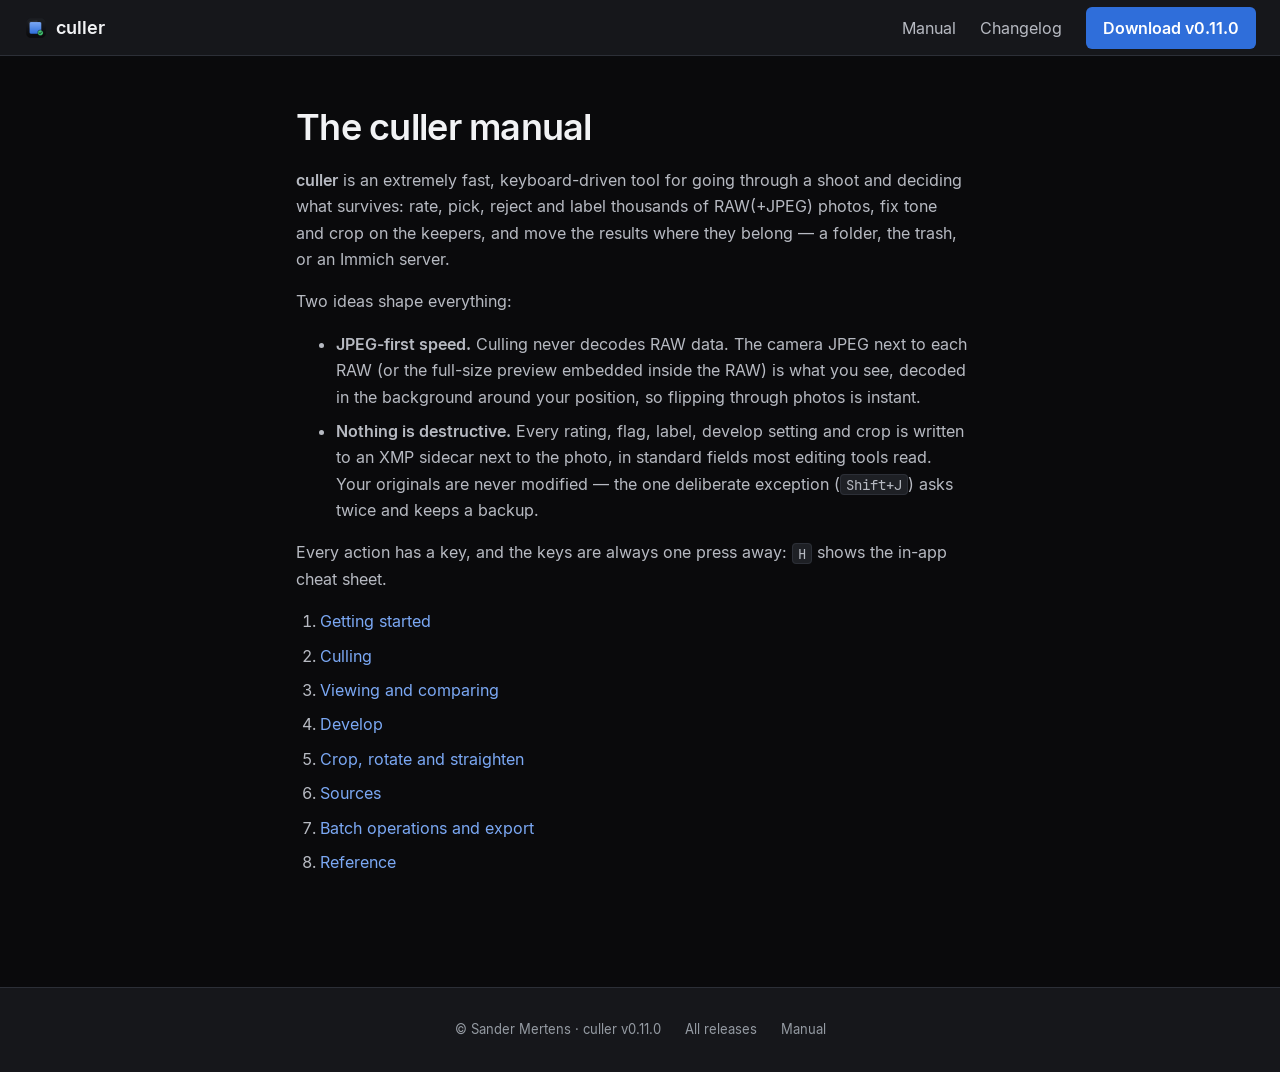
<file: manual/index.html>
<!DOCTYPE html>
<html lang="en">
<head>
<meta charset="utf-8">
<meta name="viewport" content="width=device-width, initial-scale=1">
<title>The culler manual — culler</title>
<meta name="description" content="Extremely fast, keyboard-driven photo culling for macOS. RAW+JPEG pairs, develop and crop built in, everything non-destructive.">
<link rel="icon" type="image/png" href="https://mertenssander.github.io/culler-releases/img/icon-256.png">
<link rel="apple-touch-icon" href="https://mertenssander.github.io/culler-releases/img/icon-512.png">
<link rel="preload" href="https://mertenssander.github.io/culler-releases/fonts/Inter-Regular.woff2" as="font" type="font/woff2" crossorigin>
<link rel="preload" href="https://mertenssander.github.io/culler-releases/fonts/Inter-SemiBold.woff2" as="font" type="font/woff2" crossorigin>
<link rel="preload" href="https://mertenssander.github.io/culler-releases/fonts/JetBrainsMono-Regular.woff2" as="font" type="font/woff2" crossorigin>
<link rel="stylesheet" href="https://mertenssander.github.io/culler-releases/css/site.css?h=91cbe195ef2dc306fa63">
</head>
<body>
<header class="nav">
  <a class="nav-brand" href="https://mertenssander.github.io/culler-releases/">
    <img src="https://mertenssander.github.io/culler-releases/img/icon-256.png" alt="" width="24" height="24">
    <span>culler</span>
  </a>
  <nav class="nav-links">
    <a href="https://mertenssander.github.io/culler-releases/manual/">Manual</a>
    <a href="https://mertenssander.github.io/culler-releases/changelog/">Changelog</a>
    <a class="btn btn--accent" href="https://mertenssander.github.io/culler-releases/#download">Download v0.11.0</a>
  </nav>
  <details class="nav-menu">
    <summary aria-label="Menu">Menu</summary>
    <div class="nav-menu-panel">
      <a href="https://mertenssander.github.io/culler-releases/manual/">Manual</a>
      <a href="https://mertenssander.github.io/culler-releases/changelog/">Changelog</a>
      <a href="https://mertenssander.github.io/culler-releases/#download">Download v0.11.0</a>
    </div>
  </details>
</header>
<main>

<div class="docs docs--index">
  <article class="prose">
    <h1>The culler manual</h1>
    <p><strong>culler</strong> is an extremely fast, keyboard-driven tool for going through a
shoot and deciding what survives: rate, pick, reject and label thousands of
RAW(+JPEG) photos, fix tone and crop on the keepers, and move the results
where they belong — a folder, the trash, or an Immich server.</p>
<p>Two ideas shape everything:</p>
<ul>
<li><strong>JPEG-first speed.</strong> Culling never decodes RAW data. The camera JPEG
next to each RAW (or the full-size preview embedded inside the RAW) is
what you see, decoded in the background around your position, so
flipping through photos is instant.</li>
<li><strong>Nothing is destructive.</strong> Every rating, flag, label, develop setting
and crop is written to an XMP sidecar next to the photo, in standard
fields most editing tools read. Your originals are never modified — the one
deliberate exception (<code>Shift+J</code>) asks twice and keeps a backup.</li>
</ul>
<p>Every action has a key, and the keys are always one press away: <code>H</code> shows
the in-app cheat sheet.</p>

    <ol class="chapter-list">
      
      <li><a href="https:&#x2F;&#x2F;mertenssander.github.io&#x2F;culler-releases&#x2F;manual&#x2F;getting-started&#x2F;">Getting started</a></li>
      
      <li><a href="https:&#x2F;&#x2F;mertenssander.github.io&#x2F;culler-releases&#x2F;manual&#x2F;culling&#x2F;">Culling</a></li>
      
      <li><a href="https:&#x2F;&#x2F;mertenssander.github.io&#x2F;culler-releases&#x2F;manual&#x2F;viewing&#x2F;">Viewing and comparing</a></li>
      
      <li><a href="https:&#x2F;&#x2F;mertenssander.github.io&#x2F;culler-releases&#x2F;manual&#x2F;develop&#x2F;">Develop</a></li>
      
      <li><a href="https:&#x2F;&#x2F;mertenssander.github.io&#x2F;culler-releases&#x2F;manual&#x2F;crop&#x2F;">Crop, rotate and straighten</a></li>
      
      <li><a href="https:&#x2F;&#x2F;mertenssander.github.io&#x2F;culler-releases&#x2F;manual&#x2F;sources&#x2F;">Sources</a></li>
      
      <li><a href="https:&#x2F;&#x2F;mertenssander.github.io&#x2F;culler-releases&#x2F;manual&#x2F;batch-and-export&#x2F;">Batch operations and export</a></li>
      
      <li><a href="https:&#x2F;&#x2F;mertenssander.github.io&#x2F;culler-releases&#x2F;manual&#x2F;reference&#x2F;">Reference</a></li>
      
    </ol>
  </article>
</div>

</main>
<footer class="footer">
  <span>© Sander Mertens · culler v0.11.0</span>
  <a href="https://github.com/mertenssander/culler-releases/releases">All releases</a>
  <a href="https://mertenssander.github.io/culler-releases/manual/">Manual</a>
</footer>
</body>
</html>
</file>
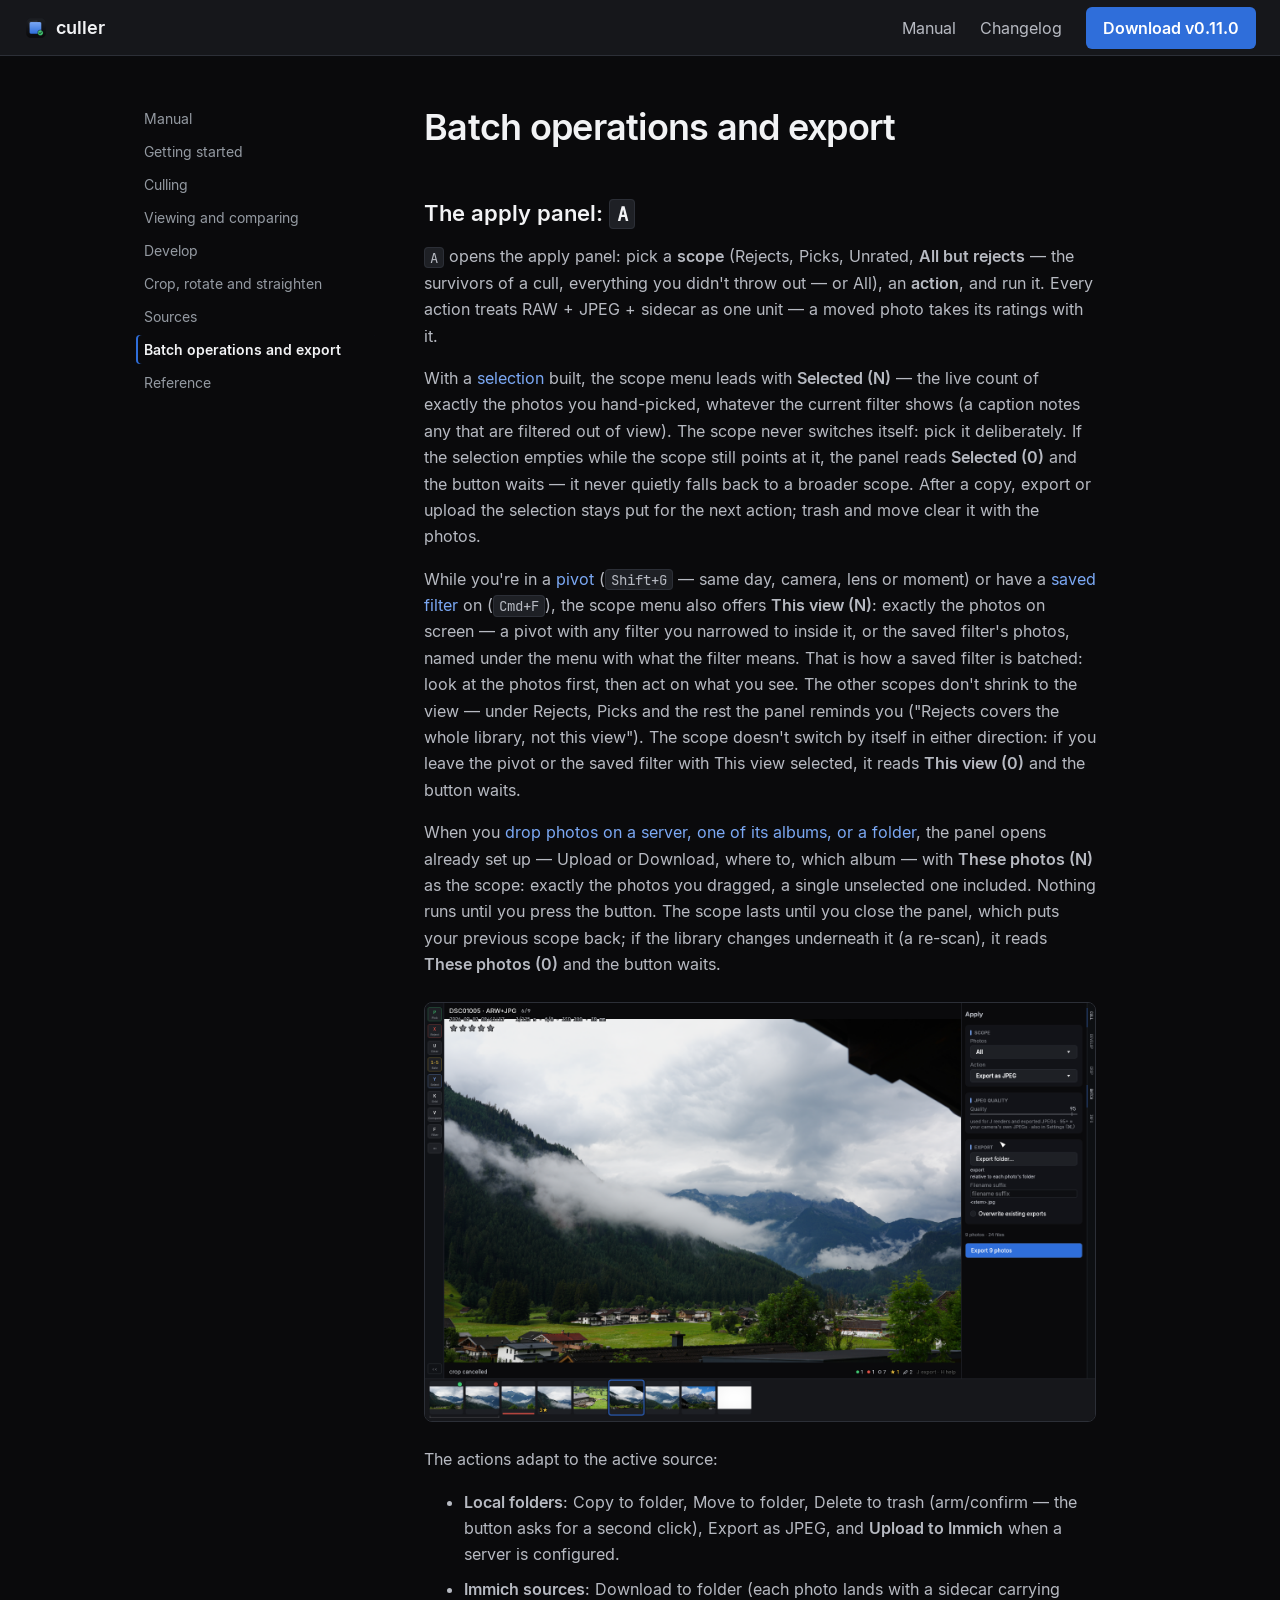
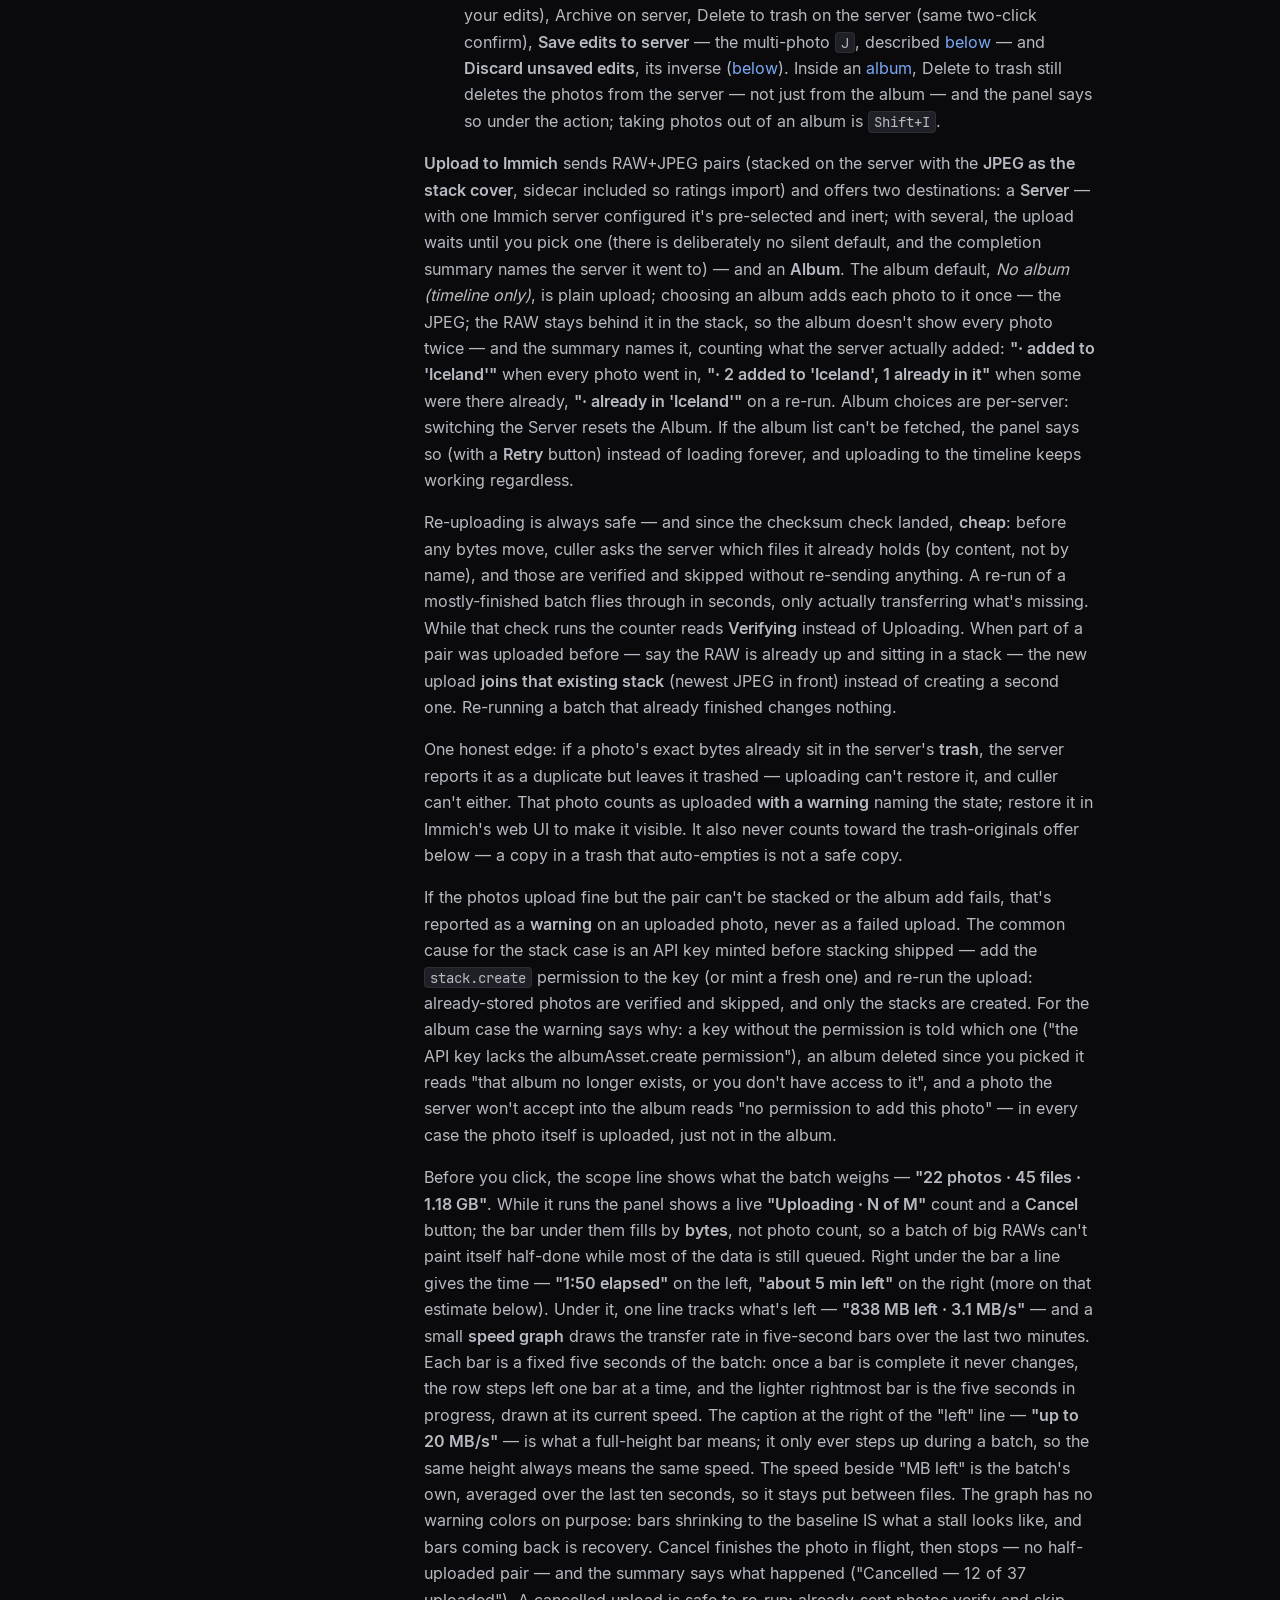
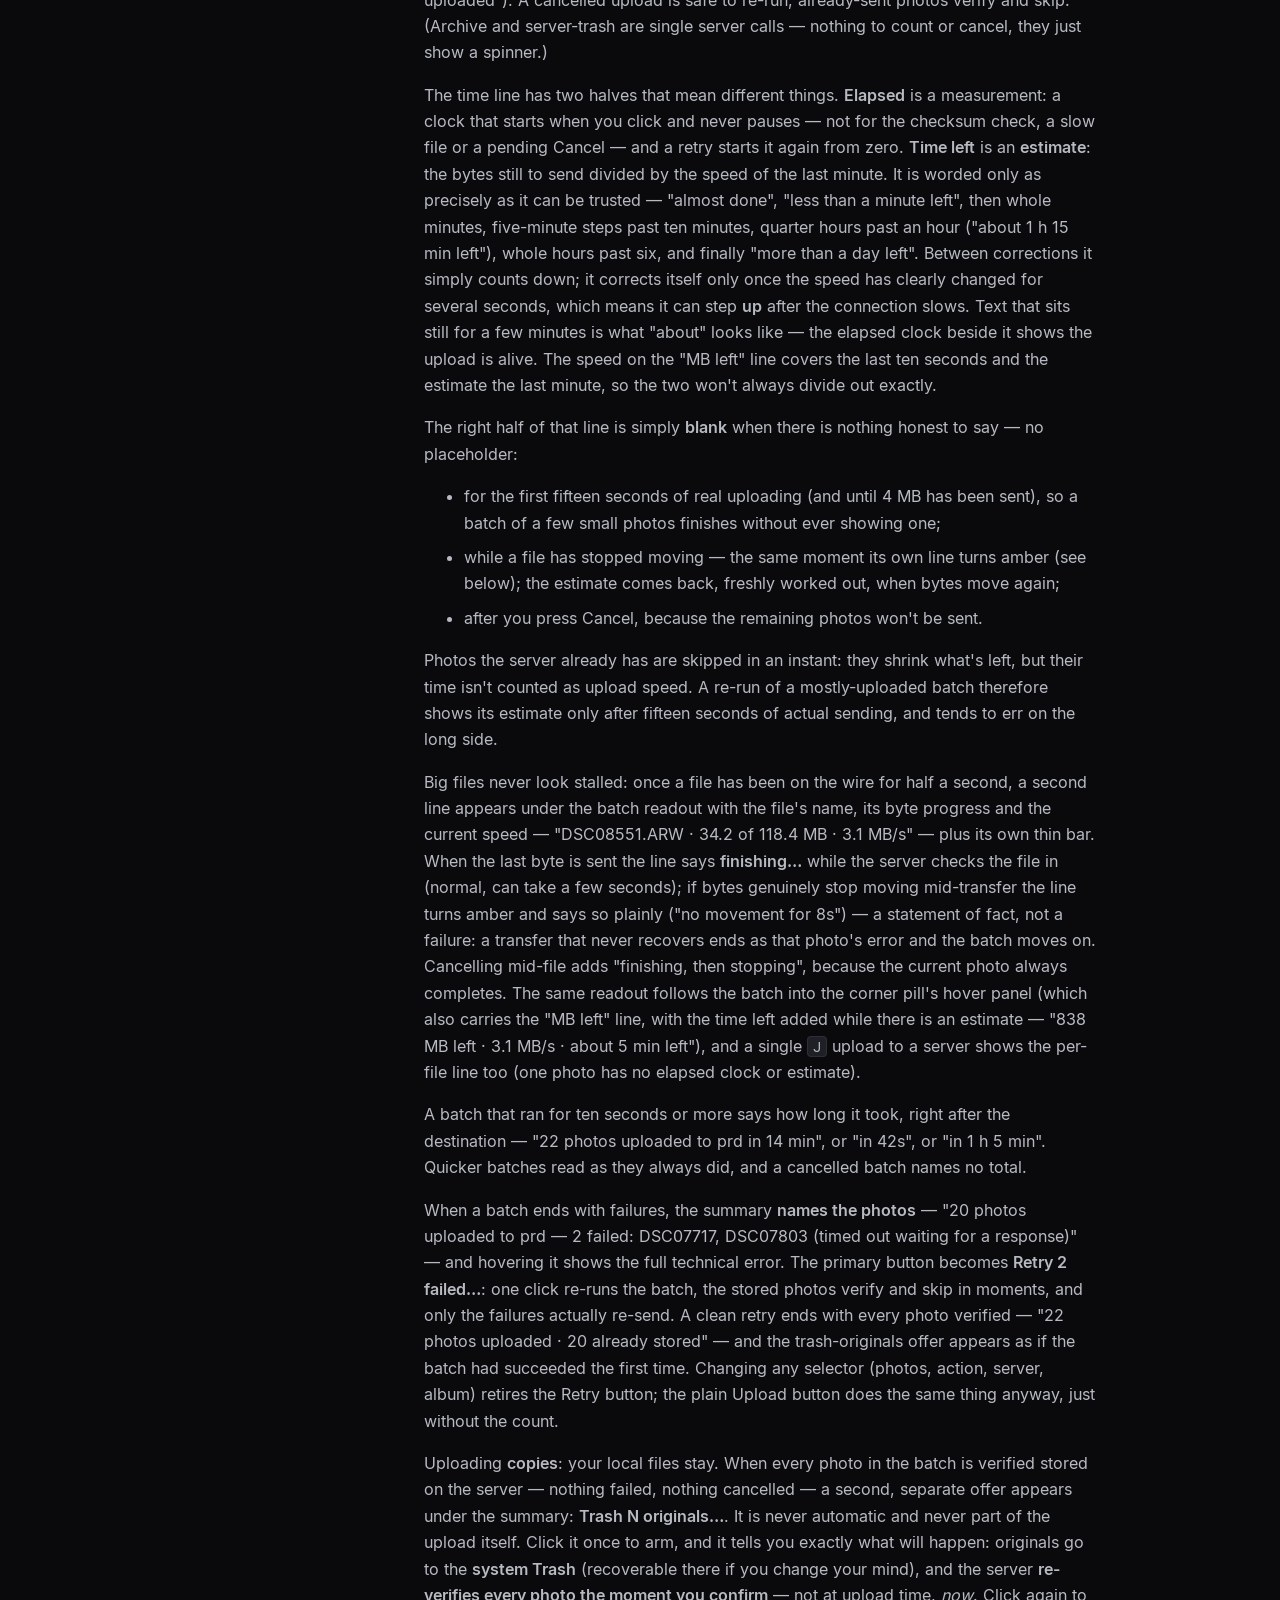
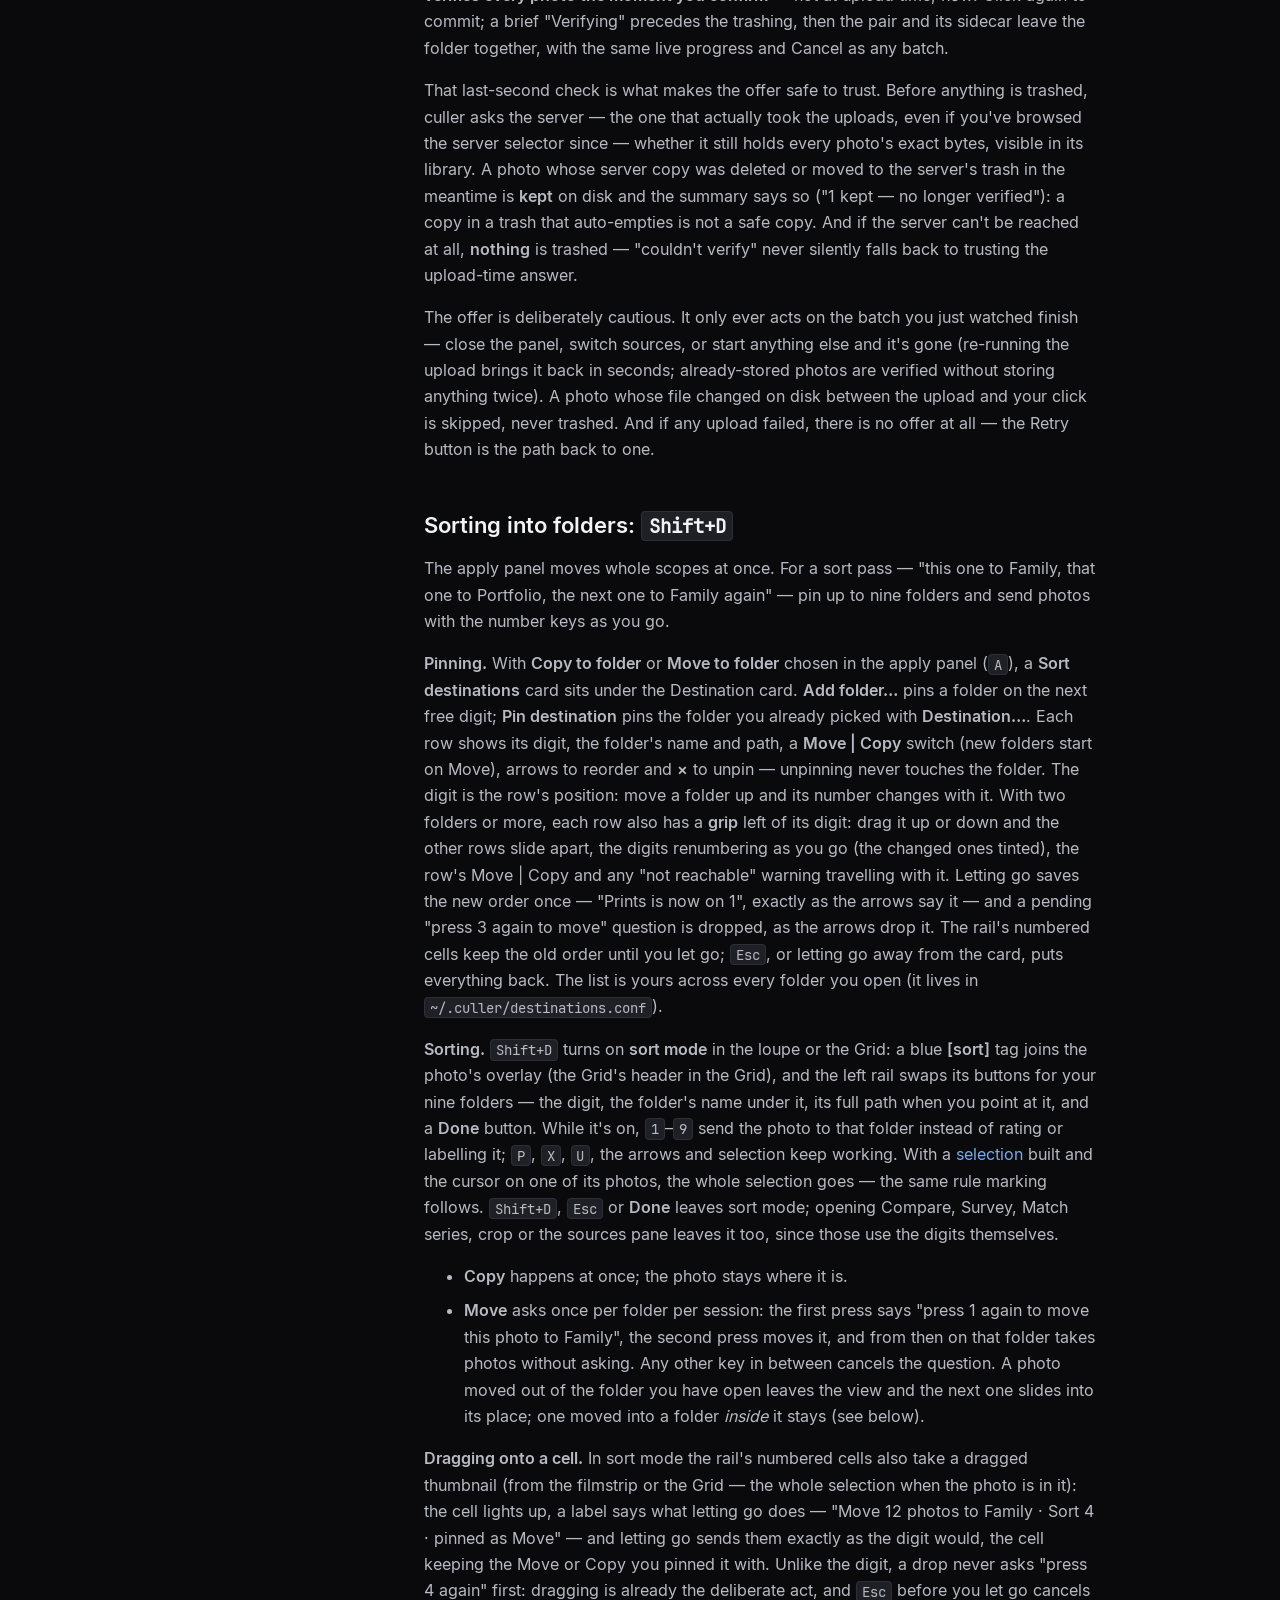
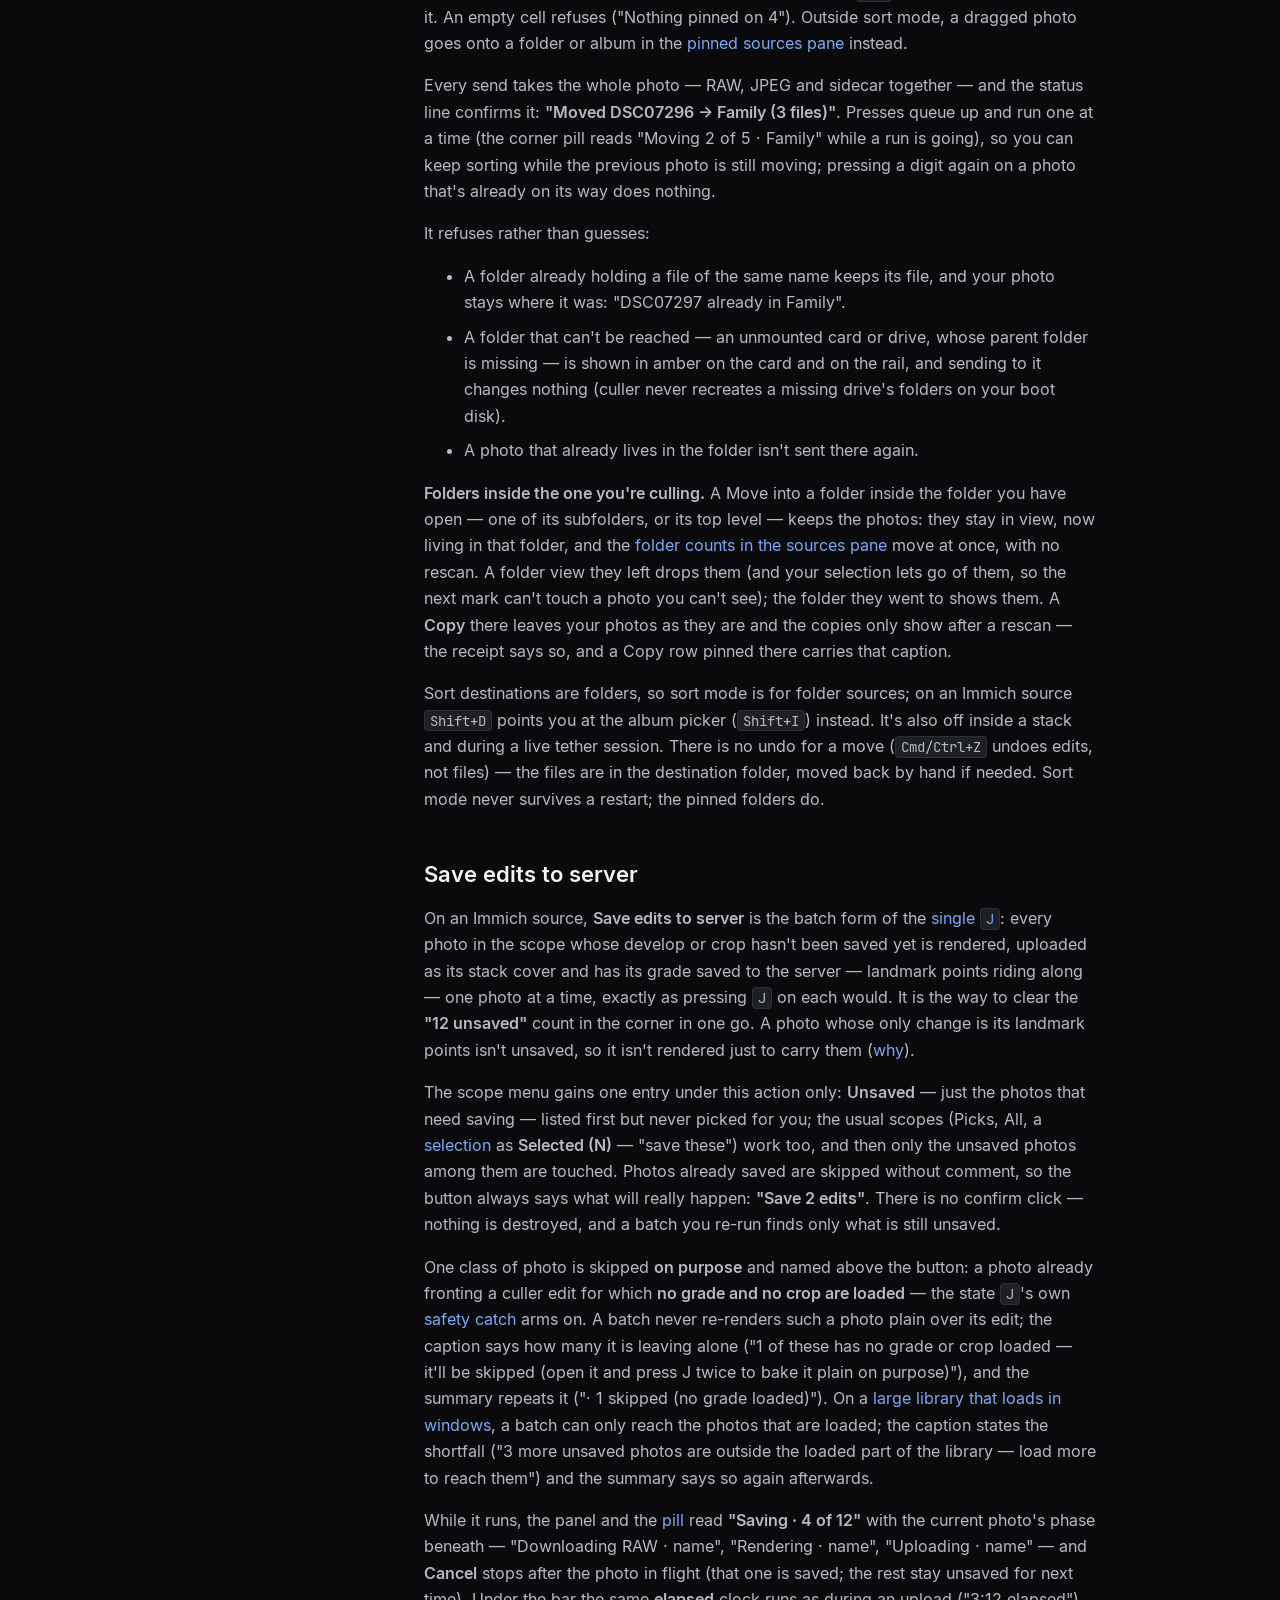
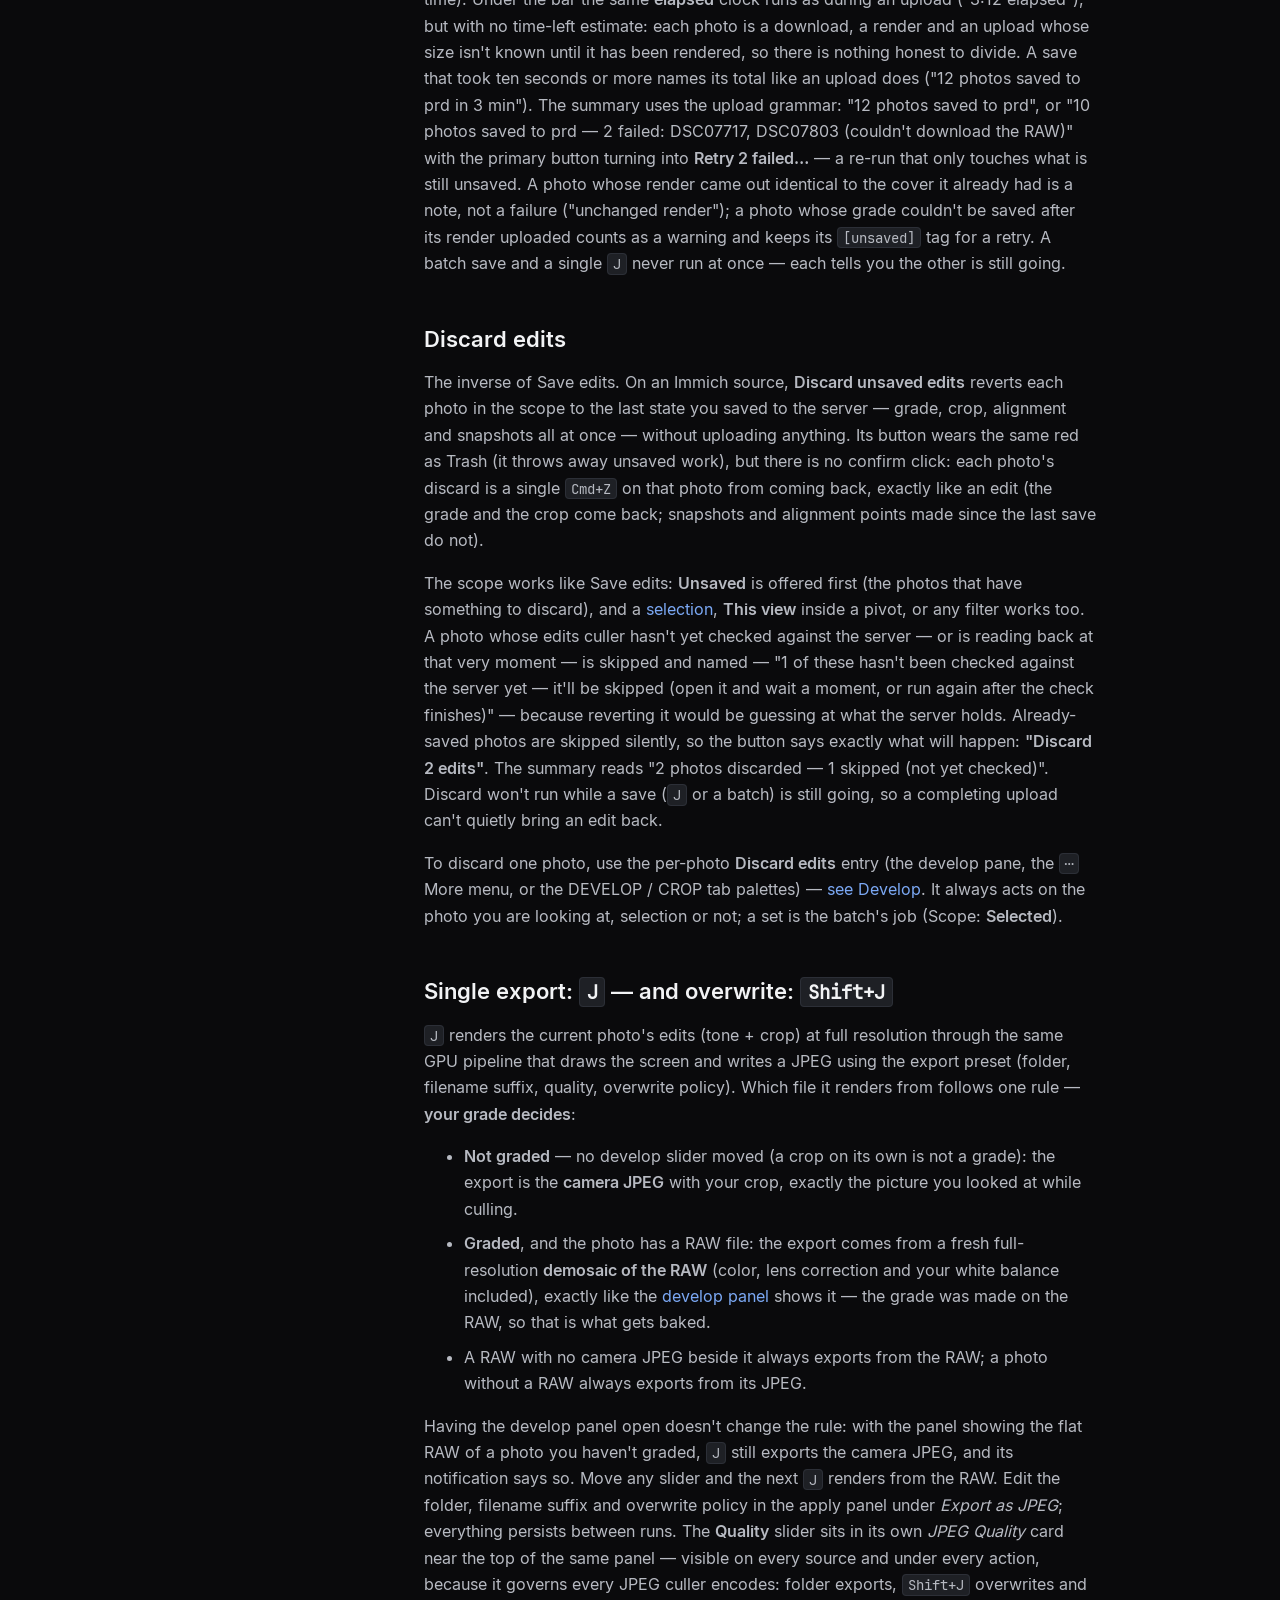
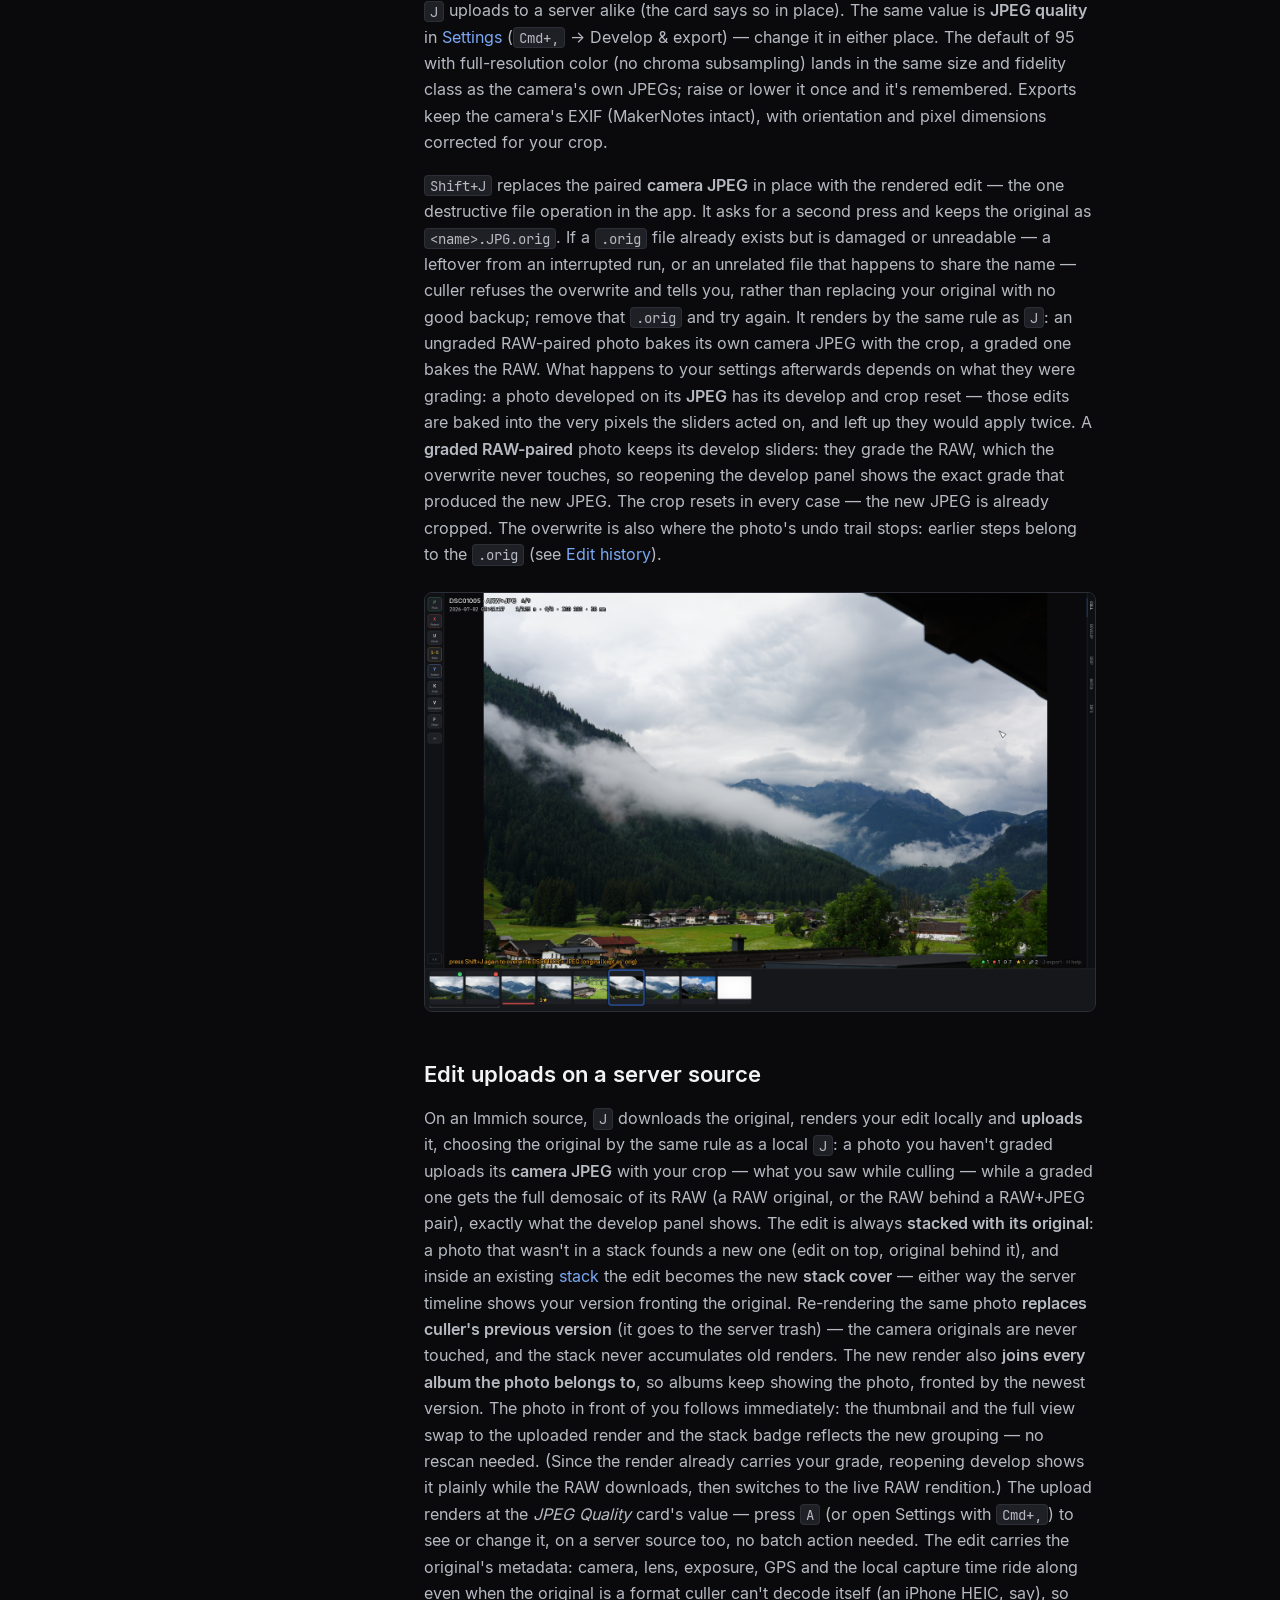
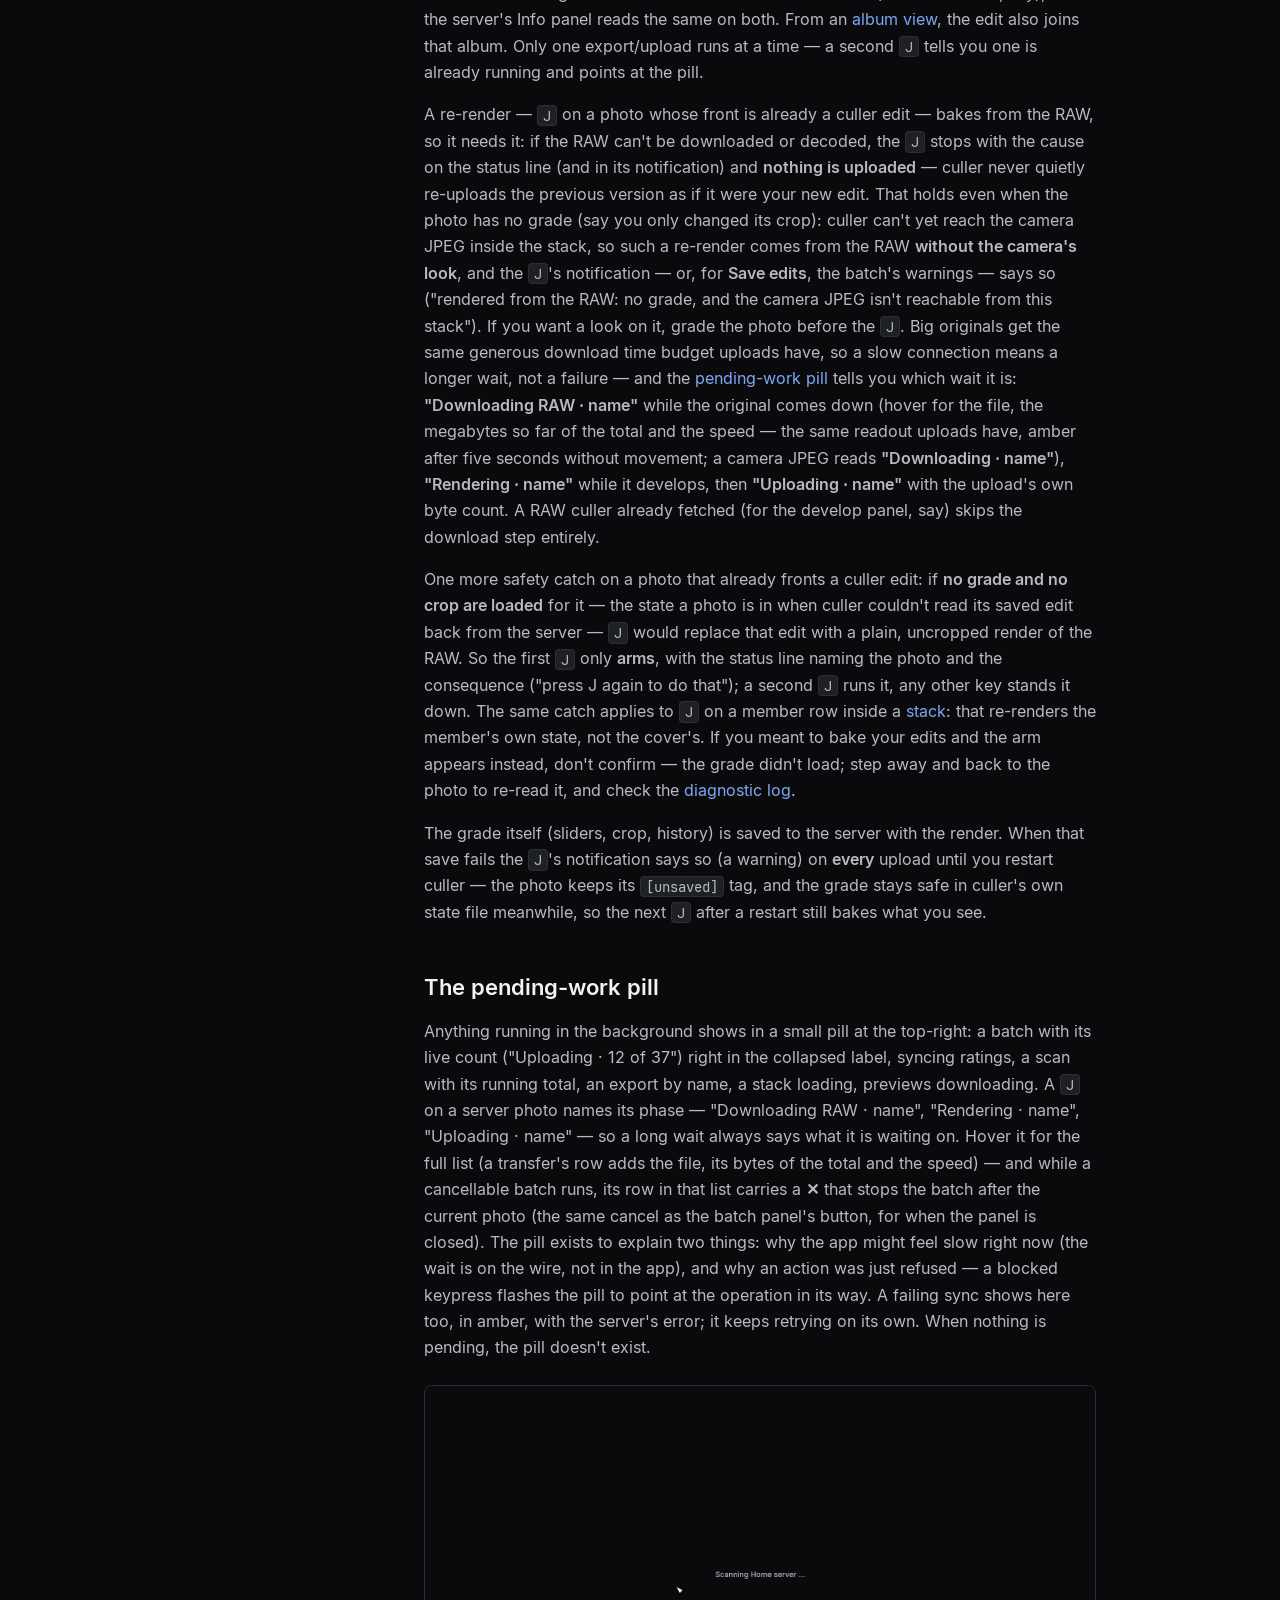
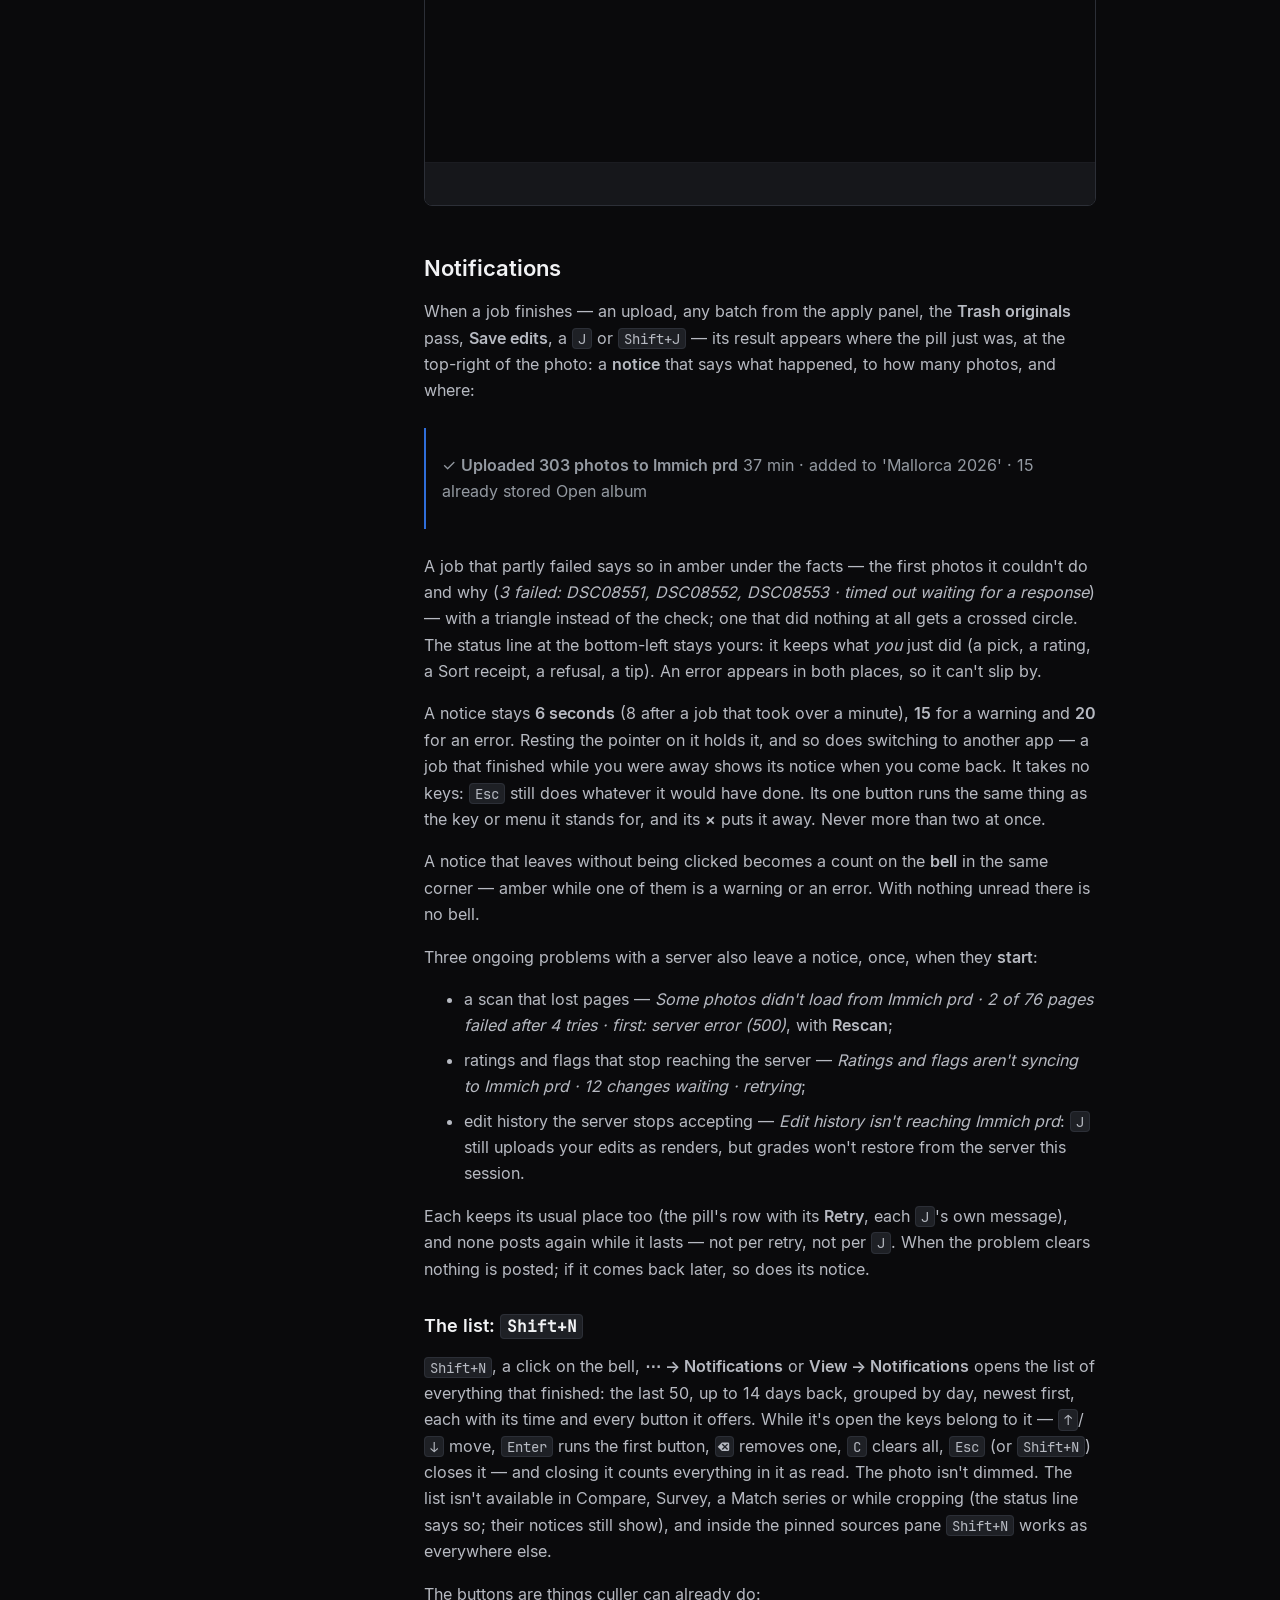
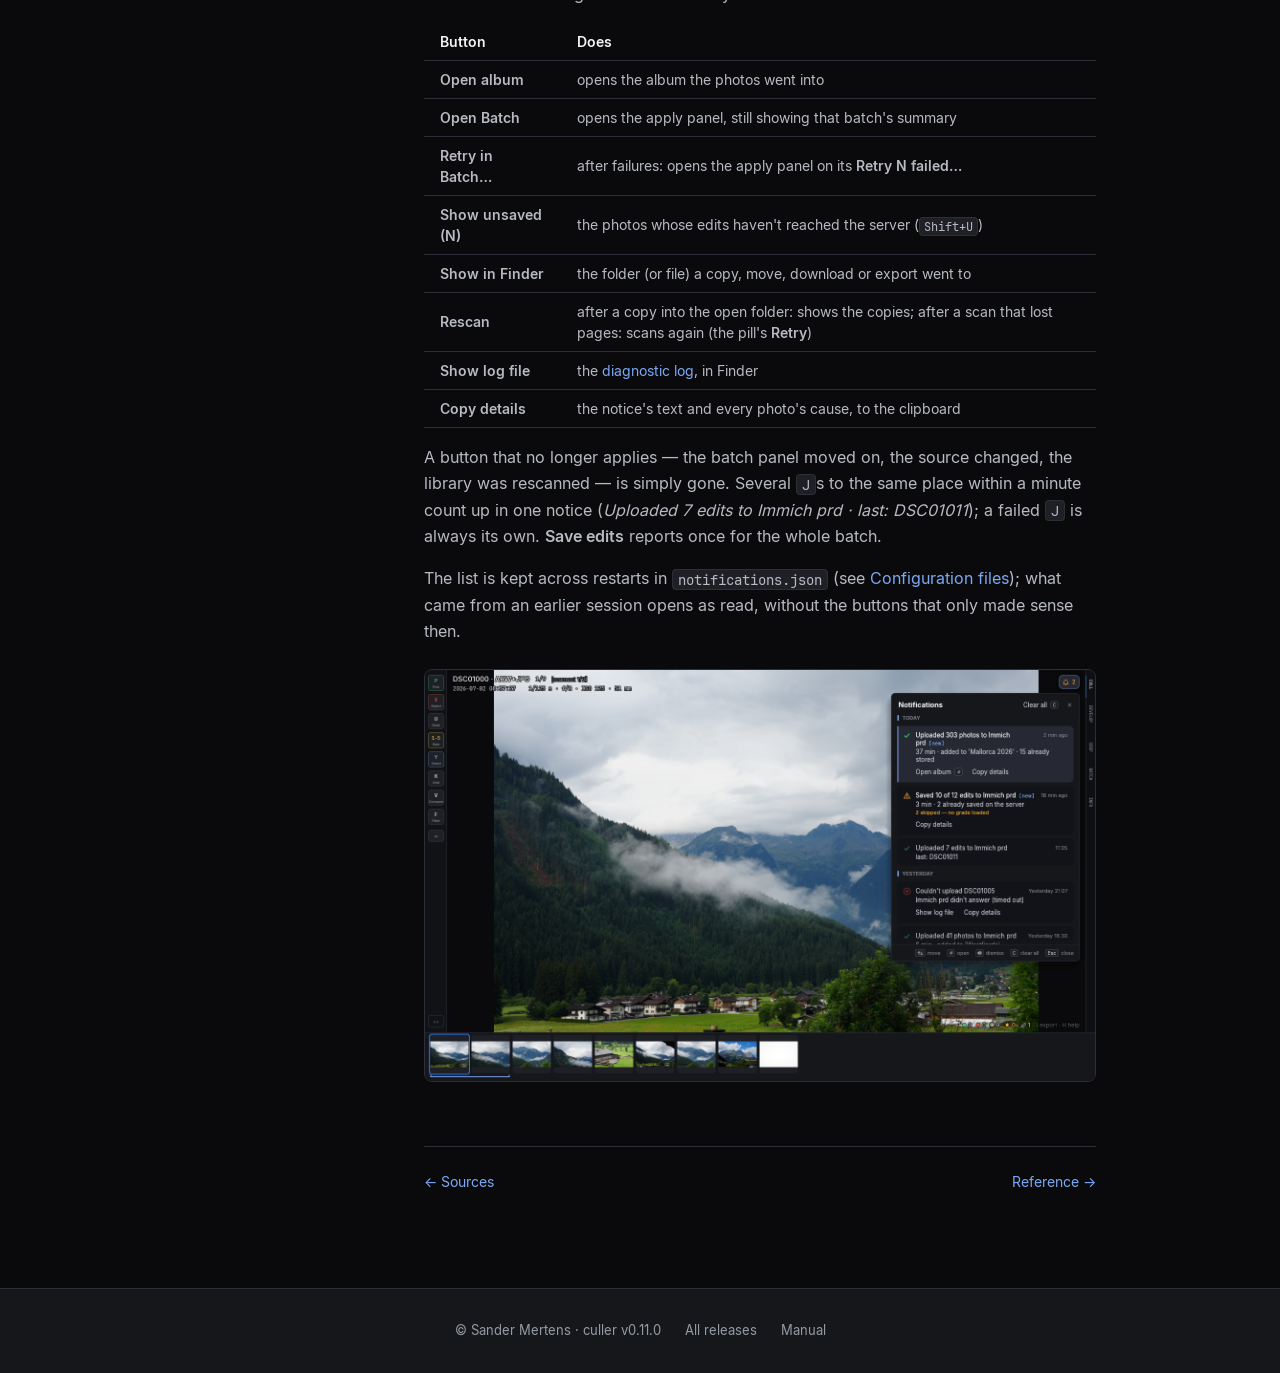
<file: manual/batch-and-export/index.html>
<!DOCTYPE html>
<html lang="en">
<head>
<meta charset="utf-8">
<meta name="viewport" content="width=device-width, initial-scale=1">
<title>Batch operations and export — culler manual</title>
<meta name="description" content="Extremely fast, keyboard-driven photo culling for macOS. RAW+JPEG pairs, develop and crop built in, everything non-destructive.">
<link rel="icon" type="image/png" href="https://mertenssander.github.io/culler-releases/img/icon-256.png">
<link rel="apple-touch-icon" href="https://mertenssander.github.io/culler-releases/img/icon-512.png">
<link rel="preload" href="https://mertenssander.github.io/culler-releases/fonts/Inter-Regular.woff2" as="font" type="font/woff2" crossorigin>
<link rel="preload" href="https://mertenssander.github.io/culler-releases/fonts/Inter-SemiBold.woff2" as="font" type="font/woff2" crossorigin>
<link rel="preload" href="https://mertenssander.github.io/culler-releases/fonts/JetBrainsMono-Regular.woff2" as="font" type="font/woff2" crossorigin>
<link rel="stylesheet" href="https://mertenssander.github.io/culler-releases/css/site.css?h=91cbe195ef2dc306fa63">
</head>
<body>
<header class="nav">
  <a class="nav-brand" href="https://mertenssander.github.io/culler-releases/">
    <img src="https://mertenssander.github.io/culler-releases/img/icon-256.png" alt="" width="24" height="24">
    <span>culler</span>
  </a>
  <nav class="nav-links">
    <a href="https://mertenssander.github.io/culler-releases/manual/">Manual</a>
    <a href="https://mertenssander.github.io/culler-releases/changelog/">Changelog</a>
    <a class="btn btn--accent" href="https://mertenssander.github.io/culler-releases/#download">Download v0.11.0</a>
  </nav>
  <details class="nav-menu">
    <summary aria-label="Menu">Menu</summary>
    <div class="nav-menu-panel">
      <a href="https://mertenssander.github.io/culler-releases/manual/">Manual</a>
      <a href="https://mertenssander.github.io/culler-releases/changelog/">Changelog</a>
      <a href="https://mertenssander.github.io/culler-releases/#download">Download v0.11.0</a>
    </div>
  </details>
</header>
<main>


<div class="docs">
  <aside class="docs-sidebar">
    <details class="docs-toc">
      <summary>Batch operations and export</summary>
      <nav>
        
        <a 
           href="https:&#x2F;&#x2F;mertenssander.github.io&#x2F;culler-releases&#x2F;manual&#x2F;getting-started&#x2F;">Getting started</a>
        
        <a 
           href="https:&#x2F;&#x2F;mertenssander.github.io&#x2F;culler-releases&#x2F;manual&#x2F;culling&#x2F;">Culling</a>
        
        <a 
           href="https:&#x2F;&#x2F;mertenssander.github.io&#x2F;culler-releases&#x2F;manual&#x2F;viewing&#x2F;">Viewing and comparing</a>
        
        <a 
           href="https:&#x2F;&#x2F;mertenssander.github.io&#x2F;culler-releases&#x2F;manual&#x2F;develop&#x2F;">Develop</a>
        
        <a 
           href="https:&#x2F;&#x2F;mertenssander.github.io&#x2F;culler-releases&#x2F;manual&#x2F;crop&#x2F;">Crop, rotate and straighten</a>
        
        <a 
           href="https:&#x2F;&#x2F;mertenssander.github.io&#x2F;culler-releases&#x2F;manual&#x2F;sources&#x2F;">Sources</a>
        
        <a class="active" aria-current="page"
           href="https:&#x2F;&#x2F;mertenssander.github.io&#x2F;culler-releases&#x2F;manual&#x2F;batch-and-export&#x2F;">Batch operations and export</a>
        
        <a 
           href="https:&#x2F;&#x2F;mertenssander.github.io&#x2F;culler-releases&#x2F;manual&#x2F;reference&#x2F;">Reference</a>
        
      </nav>
    </details>
    <nav class="docs-nav">
      <a href="https:&#x2F;&#x2F;mertenssander.github.io&#x2F;culler-releases&#x2F;manual&#x2F;">Manual</a>
      
      <a 
         href="https:&#x2F;&#x2F;mertenssander.github.io&#x2F;culler-releases&#x2F;manual&#x2F;getting-started&#x2F;">Getting started</a>
      
      <a 
         href="https:&#x2F;&#x2F;mertenssander.github.io&#x2F;culler-releases&#x2F;manual&#x2F;culling&#x2F;">Culling</a>
      
      <a 
         href="https:&#x2F;&#x2F;mertenssander.github.io&#x2F;culler-releases&#x2F;manual&#x2F;viewing&#x2F;">Viewing and comparing</a>
      
      <a 
         href="https:&#x2F;&#x2F;mertenssander.github.io&#x2F;culler-releases&#x2F;manual&#x2F;develop&#x2F;">Develop</a>
      
      <a 
         href="https:&#x2F;&#x2F;mertenssander.github.io&#x2F;culler-releases&#x2F;manual&#x2F;crop&#x2F;">Crop, rotate and straighten</a>
      
      <a 
         href="https:&#x2F;&#x2F;mertenssander.github.io&#x2F;culler-releases&#x2F;manual&#x2F;sources&#x2F;">Sources</a>
      
      <a class="active" aria-current="page"
         href="https:&#x2F;&#x2F;mertenssander.github.io&#x2F;culler-releases&#x2F;manual&#x2F;batch-and-export&#x2F;">Batch operations and export</a>
      
      <a 
         href="https:&#x2F;&#x2F;mertenssander.github.io&#x2F;culler-releases&#x2F;manual&#x2F;reference&#x2F;">Reference</a>
      
    </nav>
  </aside>
  <article class="prose">
    <h1>Batch operations and export</h1>
    <h2 id="the-apply-panel-a">The apply panel: <code>A</code></h2>
<p><code>A</code> opens the apply panel: pick a <strong>scope</strong> (Rejects, Picks, Unrated,
<strong>All but rejects</strong> — the survivors of a cull, everything you didn't
throw out — or All), an <strong>action</strong>, and run it. Every action treats
RAW + JPEG + sidecar as one unit — a moved photo takes its ratings
with it.</p>
<p>With a <a href="https://mertenssander.github.io/culler-releases/manual/culling/#selecting-a-set">selection</a> built, the scope
menu leads with <strong>Selected (N)</strong> — the live count of exactly the
photos you hand-picked, whatever the current filter shows (a caption
notes any that are filtered out of view). The scope never switches
itself: pick it deliberately. If the selection empties while the scope
still points at it, the panel reads <strong>Selected (0)</strong> and the button
waits — it never quietly falls back to a broader scope. After a copy,
export or upload the selection stays put for the next action; trash
and move clear it with the photos.</p>
<p>While you're in a <a href="https://mertenssander.github.io/culler-releases/manual/culling/#pivot-same-day-camera-lens-or-moment-shift-g">pivot</a>
(<code>Shift+G</code> — same day, camera, lens or moment) or have a
<a href="https://mertenssander.github.io/culler-releases/manual/culling/#saved-filters-cmd-f">saved filter</a> on (<code>Cmd+F</code>), the scope
menu also offers <strong>This view (N)</strong>: exactly the photos on screen — a
pivot with any filter you narrowed to inside it, or the saved filter's
photos, named under the menu with what the filter means. That is how a
saved filter is batched: look at the photos first, then act on what you
see. The other scopes don't shrink to the view — under Rejects, Picks
and the rest the panel reminds you ("Rejects covers the whole library,
not this view"). The scope doesn't switch by itself in either direction:
if you leave the pivot or the saved filter with This view selected, it
reads <strong>This view (0)</strong> and the button waits.</p>
<p>When you <a href="https://mertenssander.github.io/culler-releases/manual/sources/#filling-in-an-upload-or-a-download">drop photos on a server, one of its albums, or a folder</a>,
the panel opens already set up — Upload or Download, where to, which
album — with <strong>These photos (N)</strong> as the scope: exactly the photos you
dragged, a single unselected one included. Nothing runs until you press
the button. The scope lasts until you close the panel, which puts your
previous scope back; if the library changes underneath it (a re-scan),
it reads <strong>These photos (0)</strong> and the button waits.</p>
<p><img src="../img/04-export-panel.png" alt="The apply panel set up for a JPEG export" /></p>
<p>The actions adapt to the active source:</p>
<ul>
<li><strong>Local folders</strong>: Copy to folder, Move to folder, Delete to trash
(arm/confirm — the button asks for a second click), Export as JPEG,
and <strong>Upload to Immich</strong> when a server is configured.</li>
<li><strong>Immich sources</strong>: Download to folder (each photo lands with a sidecar
carrying your edits), Archive on server, Delete to trash on the
server (same two-click confirm), <strong>Save edits to server</strong> — the
multi-photo <code>J</code>, described <a href="https://mertenssander.github.io/culler-releases/manual/batch-and-export/#save-edits-to-server">below</a> — and
<strong>Discard unsaved edits</strong>, its inverse (<a href="https://mertenssander.github.io/culler-releases/manual/batch-and-export/#discard-edits">below</a>).
Inside an <a href="https://mertenssander.github.io/culler-releases/manual/sources/#albums">album</a>, Delete to trash still deletes
the photos from the server — not just from the album — and the panel
says so under the action; taking photos out of an album is <code>Shift+I</code>.</li>
</ul>
<p><strong>Upload to Immich</strong> sends RAW+JPEG pairs (stacked on the server with
the <strong>JPEG as the stack cover</strong>, sidecar included so ratings import) and
offers two destinations: a <strong>Server</strong> — with one Immich server
configured it's pre-selected and inert; with several, the upload waits
until you pick one (there is deliberately no silent default, and the
completion summary names the server it went to) — and an <strong>Album</strong>. The
album default, <em>No album (timeline only)</em>, is plain upload; choosing an
album adds each photo to it once — the JPEG; the RAW stays behind it in
the stack, so the album doesn't show every photo twice — and the summary
names it, counting what the server actually added: <strong>"· added to
'Iceland'"</strong> when every photo went in, <strong>"· 2 added to 'Iceland', 1
already in it"</strong> when some were there already, <strong>"· already in
'Iceland'"</strong> on a re-run. Album
choices are per-server: switching the Server resets the Album. If the
album list can't be fetched, the panel says so (with a <strong>Retry</strong> button)
instead of loading forever, and uploading to the timeline keeps working
regardless.</p>
<p>Re-uploading is always safe — and since the checksum check landed,
<strong>cheap</strong>: before any bytes move, culler asks the server which files it
already holds (by content, not by name), and those are verified and
skipped without re-sending anything. A re-run of a mostly-finished
batch flies through in seconds, only actually transferring what's
missing. While that check runs the counter reads <strong>Verifying</strong> instead
of Uploading. When part of a pair was uploaded before — say the RAW is
already up and sitting in a stack — the new upload <strong>joins that
existing stack</strong> (newest JPEG in front) instead of creating a second
one. Re-running a batch that already finished changes nothing.</p>
<p>One honest edge: if a photo's exact bytes already sit in the server's
<strong>trash</strong>, the server reports it as a duplicate but leaves it trashed —
uploading can't restore it, and culler can't either. That photo counts
as uploaded <strong>with a warning</strong> naming the state; restore it in Immich's
web UI to make it visible. It also never counts toward the
trash-originals offer below — a copy in a trash that auto-empties is
not a safe copy.</p>
<p>If the photos upload fine but the pair can't be stacked or the album
add fails, that's reported as a <strong>warning</strong> on an uploaded photo, never
as a failed upload. The common cause for the stack case is an API key
minted before stacking shipped — add the <code>stack.create</code> permission to
the key (or mint a fresh one) and re-run the upload: already-stored
photos are verified and skipped, and only the stacks are created. For
the album case the warning says why: a key without the permission is
told which one ("the API key lacks the albumAsset.create permission"),
an album deleted since you picked it reads "that album no longer
exists, or you don't have access to it", and a photo the server won't
accept into the album reads "no permission to add this photo" — in
every case the photo itself is uploaded, just not in the album.</p>
<p>Before you click, the scope line shows what the batch weighs — <strong>"22
photos · 45 files · 1.18 GB"</strong>. While it runs the panel shows a live
<strong>"Uploading · N of M"</strong> count and a <strong>Cancel</strong> button; the bar under
them fills by <strong>bytes</strong>, not photo count, so a batch of big RAWs can't
paint itself half-done while most of the data is still queued. Right
under the bar a line gives the time — <strong>"1:50 elapsed"</strong> on the left,
<strong>"about 5 min left"</strong> on the right (more on that estimate below).
Under it, one line tracks what's left — <strong>"838 MB left · 3.1 MB/s"</strong> —
and a small <strong>speed graph</strong> draws the transfer rate in five-second
bars over the last two minutes. Each bar is a fixed five seconds of
the batch: once a bar is complete it never changes, the row steps left
one bar at a time, and the lighter rightmost bar is the five seconds in
progress, drawn at its current speed. The caption at the right of the
"left" line — <strong>"up to 20 MB/s"</strong> — is what a full-height bar means; it
only ever steps up during a batch, so the same height always means the
same speed. The speed beside "MB left" is the batch's own, averaged
over the last ten seconds, so it stays put between files. The graph
has no warning colors on purpose: bars shrinking to the baseline IS
what a stall looks like, and bars coming back is recovery. Cancel
finishes the photo in flight, then stops — no
half-uploaded pair — and the summary says what happened ("Cancelled —
12 of 37 uploaded"). A cancelled upload is safe to re-run; already-sent
photos verify and skip. (Archive and server-trash are single server
calls — nothing to count or cancel, they just show a spinner.)</p>
<p>The time line has two halves that mean different things. <strong>Elapsed</strong>
is a measurement: a clock that starts when you click and never pauses —
not for the checksum check, a slow file or a pending Cancel — and a
retry starts it again from zero. <strong>Time left</strong> is an <strong>estimate</strong>: the
bytes still to send divided by the speed of the last minute. It is
worded only as precisely as it can be trusted — "almost done", "less
than a minute left", then whole minutes, five-minute steps past ten
minutes, quarter hours past an hour ("about 1 h 15 min left"), whole
hours past six, and finally "more than a day left". Between
corrections it simply counts down; it corrects itself only once the
speed has clearly changed for several seconds, which means it can step
<strong>up</strong> after the connection slows. Text that sits still for a few
minutes is what "about" looks like — the elapsed clock beside it shows
the upload is alive. The speed on the "MB left" line covers the last
ten seconds and the estimate the last minute, so the two won't always
divide out exactly.</p>
<p>The right half of that line is simply <strong>blank</strong> when there is nothing
honest to say — no placeholder:</p>
<ul>
<li>for the first fifteen seconds of real uploading (and until 4 MB has
been sent), so a batch of a few small photos finishes without ever
showing one;</li>
<li>while a file has stopped moving — the same moment its own line turns
amber (see below); the estimate comes back, freshly worked out, when
bytes move again;</li>
<li>after you press Cancel, because the remaining photos won't be sent.</li>
</ul>
<p>Photos the server already has are skipped in an instant: they shrink
what's left, but their time isn't counted as upload speed. A re-run of
a mostly-uploaded batch therefore shows its estimate only after fifteen
seconds of actual sending, and tends to err on the long side.</p>
<p>Big files never look stalled: once a file has been on the wire for
half a second, a second line appears under the batch readout with the
file's name, its byte progress and the current speed — "DSC08551.ARW ·
34.2 of 118.4 MB · 3.1 MB/s" — plus its own thin bar. When the last
byte is sent the line says <strong>finishing…</strong> while the server checks the
file in (normal, can take a few seconds); if bytes genuinely stop
moving mid-transfer the line turns amber and says so plainly ("no
movement for 8s") — a statement of fact, not a failure: a transfer
that never recovers ends as that photo's error and the batch moves on.
Cancelling mid-file adds "finishing, then stopping", because the
current photo always completes. The same readout follows the batch
into the corner pill's hover panel (which also carries the "MB left"
line, with the time left added while there is an estimate — "838 MB
left · 3.1 MB/s · about 5 min left"), and a single <code>J</code> upload to a
server shows the per-file line too (one photo has no elapsed clock or
estimate).</p>
<p>A batch that ran for ten seconds or more says how long it took, right
after the destination — "22 photos uploaded to prd in 14 min", or "in
42s", or "in 1 h 5 min". Quicker batches read as they always did, and
a cancelled batch names no total.</p>
<p>When a batch ends with failures, the summary <strong>names the photos</strong> —
"20 photos uploaded to prd — 2 failed: DSC07717, DSC07803 (timed out
waiting for a response)" — and hovering it shows the full technical
error. The primary button becomes <strong>Retry 2 failed…</strong>: one click
re-runs the batch, the stored photos verify and skip in moments, and
only the failures actually re-send. A clean retry ends with every
photo verified — "22 photos uploaded · 20 already stored" — and the
trash-originals offer appears as if the batch had succeeded the first
time. Changing any selector (photos, action, server, album) retires
the Retry button; the plain Upload button does the same thing anyway,
just without the count.</p>
<p>Uploading <strong>copies</strong>: your local files stay. When every photo in the
batch is verified stored on the server — nothing failed, nothing
cancelled — a second, separate offer appears under the summary:
<strong>Trash N originals…</strong>. It is never automatic and never part of the
upload itself. Click it once to arm, and it tells you exactly what will
happen: originals go to the <strong>system Trash</strong> (recoverable there if you
change your mind), and the server <strong>re-verifies every photo the moment
you confirm</strong> — not at upload time, <em>now</em>. Click again to commit; a
brief "Verifying" precedes the trashing, then the pair and its sidecar
leave the folder together, with the same live progress and Cancel as
any batch.</p>
<p>That last-second check is what makes the offer safe to trust. Before
anything is trashed, culler asks the server — the one that actually
took the uploads, even if you've browsed the server selector since —
whether it still holds every photo's exact bytes, visible in its
library. A photo whose server copy was deleted or moved to the
server's trash in the meantime is <strong>kept</strong> on disk and the summary
says so ("1 kept — no longer verified"): a copy in a trash that
auto-empties is not a safe copy. And if the server can't be reached at
all, <strong>nothing</strong> is trashed — "couldn't verify" never silently falls
back to trusting the upload-time answer.</p>
<p>The offer is deliberately cautious. It only ever acts on the batch you
just watched finish — close the panel, switch sources, or start
anything else and it's gone (re-running the upload brings it back in
seconds; already-stored photos are verified without storing anything
twice). A photo whose file changed on disk between the upload and your
click is skipped, never trashed. And if any upload failed, there is no
offer at all — the Retry button is the path back to one.</p>
<h2 id="sorting-into-folders-shift-d">Sorting into folders: <code>Shift+D</code></h2>
<p>The apply panel moves whole scopes at once. For a sort pass — "this one
to Family, that one to Portfolio, the next one to Family again" — pin up
to nine folders and send photos with the number keys as you go.</p>
<p><strong>Pinning.</strong> With <strong>Copy to folder</strong> or <strong>Move to folder</strong> chosen in the
apply panel (<code>A</code>), a <strong>Sort destinations</strong> card sits under the
Destination card. <strong>Add folder…</strong> pins a folder on the next free digit;
<strong>Pin destination</strong> pins the folder you already picked with
<strong>Destination…</strong>. Each row shows its digit, the folder's name and path,
a <strong>Move | Copy</strong> switch (new folders start on Move), arrows to reorder
and <strong>×</strong> to unpin — unpinning never touches the folder. The digit is
the row's position: move a folder up and its number changes with it.
With two folders or more, each row also has a <strong>grip</strong> left of its
digit: drag it up or down and the other rows slide apart, the digits
renumbering as you go (the changed ones tinted), the row's Move | Copy
and any "not reachable" warning travelling with it. Letting go saves the
new order once — "Prints is now on 1", exactly as the arrows say it —
and a pending "press 3 again to move" question is dropped, as the
arrows drop it. The rail's numbered cells keep the old order until you
let go; <code>Esc</code>, or letting go away from the card, puts everything back.
The list is yours across every folder you open (it lives in
<code>~/.culler/destinations.conf</code>).</p>
<p><strong>Sorting.</strong> <code>Shift+D</code> turns on <strong>sort mode</strong> in the loupe or the Grid:
a blue <strong>[sort]</strong> tag joins the photo's overlay (the Grid's header in the
Grid), and the left rail swaps its buttons for your nine folders — the
digit, the folder's name under it, its full path when you point at it,
and a <strong>Done</strong> button. While it's on, <code>1</code>–<code>9</code> send the photo to that
folder instead of rating or labelling it; <code>P</code>, <code>X</code>, <code>U</code>, the arrows and
selection keep working. With a <a href="https://mertenssander.github.io/culler-releases/manual/culling/#selecting-a-set">selection</a>
built and the cursor on one of its photos, the whole selection goes —
the same rule marking follows. <code>Shift+D</code>, <code>Esc</code> or <strong>Done</strong> leaves sort
mode; opening Compare, Survey, Match series, crop or the sources pane
leaves it too, since those use the digits themselves.</p>
<ul>
<li><strong>Copy</strong> happens at once; the photo stays where it is.</li>
<li><strong>Move</strong> asks once per folder per session: the first press says
"press 1 again to move this photo to Family", the second press moves
it, and from then on that folder takes photos without asking. Any
other key in between cancels the question. A photo moved out of the
folder you have open leaves the view and the next one slides into its
place; one moved into a folder <em>inside</em> it stays (see below).</li>
</ul>
<p><strong>Dragging onto a cell.</strong> In sort mode the rail's numbered cells also
take a dragged thumbnail (from the filmstrip or the Grid — the whole
selection when the photo is in it): the cell lights up, a label says
what letting go does — "Move 12 photos to Family · Sort 4 · pinned as
Move" — and letting go sends them exactly as the digit would, the cell
keeping the Move or Copy you pinned it with. Unlike the digit, a drop
never asks "press 4 again" first: dragging is already the deliberate
act, and <code>Esc</code> before you let go cancels it. An empty cell refuses
("Nothing pinned on 4"). Outside sort mode, a dragged photo goes onto a
folder or album in the <a href="https://mertenssander.github.io/culler-releases/manual/sources/#dragging-photos-onto-folders-and-albums">pinned sources pane</a>
instead.</p>
<p>Every send takes the whole photo — RAW, JPEG and sidecar together — and
the status line confirms it: <strong>"Moved DSC07296 → Family (3 files)"</strong>.
Presses queue up and run one at a time (the corner pill reads "Moving
2 of 5 · Family" while a run is going), so you can keep sorting while
the previous photo is still moving; pressing a digit again on a photo
that's already on its way does nothing.</p>
<p>It refuses rather than guesses:</p>
<ul>
<li>A folder already holding a file of the same name keeps its file, and
your photo stays where it was: "DSC07297 already in Family".</li>
<li>A folder that can't be reached — an unmounted card or drive, whose
parent folder is missing — is shown in amber on the card and on the
rail, and sending to it changes nothing (culler never recreates a
missing drive's folders on your boot disk).</li>
<li>A photo that already lives in the folder isn't sent there again.</li>
</ul>
<p><strong>Folders inside the one you're culling.</strong> A Move into a folder inside
the folder you have open — one of its subfolders, or its top level —
keeps the photos: they stay in view, now living in that folder, and the
<a href="https://mertenssander.github.io/culler-releases/manual/sources/#folders-inside-a-folder">folder counts in the sources pane</a>
move at once, with no rescan. A folder view they left drops them (and
your selection lets go of them, so the next mark can't touch a photo you
can't see); the folder they went to shows them. A <strong>Copy</strong> there leaves
your photos as they are and the copies only show after a rescan — the
receipt says so, and a Copy row pinned there carries that caption.</p>
<p>Sort destinations are folders, so sort mode is for folder sources; on
an Immich source <code>Shift+D</code> points you at the album picker (<code>Shift+I</code>)
instead. It's also off inside a stack and during a live tether session.
There is no undo for a move (<code>Cmd/Ctrl+Z</code> undoes edits, not files) —
the files are in the destination folder, moved back by hand if needed.
Sort mode never survives a restart; the pinned folders do.</p>
<h2 id="save-edits-to-server">Save edits to server</h2>
<p>On an Immich source, <strong>Save edits to server</strong> is the batch form of the
<a href="https://mertenssander.github.io/culler-releases/manual/batch-and-export/#edit-uploads-on-a-server-source">single <code>J</code></a>: every photo in the scope
whose develop or crop hasn't been saved yet is rendered, uploaded as its
stack cover and has its grade saved to the server — landmark points
riding along — one photo at a time, exactly as pressing <code>J</code> on each
would. It is the way to clear the <strong>"12 unsaved"</strong> count in the corner
in one go. A photo whose only change is its landmark points isn't
unsaved, so it isn't rendered just to carry them (<a href="https://mertenssander.github.io/culler-releases/manual/sources/#write-through-sync">why</a>).</p>
<p>The scope menu gains one entry under this action only: <strong>Unsaved</strong> —
just the photos that need saving — listed first but never picked for
you; the usual scopes (Picks, All, a <a href="https://mertenssander.github.io/culler-releases/manual/culling/#selecting-a-set">selection</a>
as <strong>Selected (N)</strong> — "save these") work too, and then only the unsaved
photos among them are touched. Photos already saved are skipped without
comment, so the button always says what will really happen: <strong>"Save 2
edits"</strong>. There is no confirm click — nothing is destroyed, and a batch
you re-run finds only what is still unsaved.</p>
<p>One class of photo is skipped <strong>on purpose</strong> and named above the button:
a photo already fronting a culler edit for which <strong>no grade and no crop
are loaded</strong> — the state <code>J</code>'s own <a href="https://mertenssander.github.io/culler-releases/manual/batch-and-export/#edit-uploads-on-a-server-source">safety catch</a>
arms on. A batch never re-renders such a photo plain over its edit; the
caption says how many it is leaving alone ("1 of these has no grade or
crop loaded — it'll be skipped (open it and press J twice to bake it
plain on purpose)"), and the summary repeats it ("· 1 skipped (no grade
loaded)"). On a <a href="https://mertenssander.github.io/culler-releases/manual/sources/#large-immich-libraries">large library that loads in windows</a>,
a batch can only reach the photos that are loaded; the caption states
the shortfall ("3 more unsaved photos are outside the loaded part of
the library — load more to reach them") and the summary says so again
afterwards.</p>
<p>While it runs, the panel and the <a href="https://mertenssander.github.io/culler-releases/manual/batch-and-export/#the-pending-work-pill">pill</a> read
<strong>"Saving · 4 of 12"</strong> with the current photo's phase beneath —
"Downloading RAW · name", "Rendering · name", "Uploading · name" — and
<strong>Cancel</strong> stops after the photo in flight (that one is saved; the rest
stay unsaved for next time). Under the bar the same <strong>elapsed</strong> clock
runs as during an upload ("3:12 elapsed"), but with no time-left
estimate: each photo is a download, a render and an upload whose size
isn't known until it has been rendered, so there is nothing honest to
divide. A save that took ten seconds or more names its total like an
upload does ("12 photos saved to prd in 3 min"). The summary uses the
upload grammar:
"12 photos saved to prd", or "10 photos saved to prd — 2 failed:
DSC07717, DSC07803 (couldn't download the RAW)" with the primary button
turning into <strong>Retry 2 failed…</strong> — a re-run that only touches what is
still unsaved. A photo whose render came out identical to the cover it
already had is a note, not a failure ("unchanged render"); a photo whose
grade couldn't be saved after its render uploaded counts as a warning
and keeps its <code>[unsaved]</code> tag for a retry. A batch save and a single
<code>J</code> never run at once — each tells you the other is still going.</p>
<h2 id="discard-edits">Discard edits</h2>
<p>The inverse of Save edits. On an Immich source, <strong>Discard unsaved edits</strong>
reverts each photo in the scope to the last state you saved to the server
— grade, crop, alignment and snapshots all at once — without uploading
anything. Its button wears the same red as Trash (it throws away unsaved
work), but there is no confirm click: each photo's discard is a single
<code>Cmd+Z</code> on that photo from coming back, exactly like an edit (the grade
and the crop come back; snapshots and alignment points made since the
last save do not).</p>
<p>The scope works like Save edits: <strong>Unsaved</strong> is offered first (the photos
that have something to discard), and a <a href="https://mertenssander.github.io/culler-releases/manual/culling/#selecting-a-set">selection</a>,
<strong>This view</strong> inside a pivot, or any filter works too. A photo whose
edits culler hasn't yet checked against the server — or is reading back
at that very moment — is skipped and named — "1 of these hasn't been
checked against the server yet — it'll be skipped (open it and wait a
moment, or run again after the check finishes)" — because reverting it
would be guessing at what the server holds. Already-saved photos are skipped
silently, so the button says exactly what will happen: <strong>"Discard 2
edits"</strong>. The summary reads "2 photos discarded — 1 skipped (not yet
checked)". Discard won't run while a save (<code>J</code> or a batch) is still going,
so a completing upload can't quietly bring an edit back.</p>
<p>To discard one photo, use the per-photo <strong>Discard edits</strong> entry (the
develop pane, the <code>⋯</code> More menu, or the DEVELOP / CROP tab palettes)
— <a href="https://mertenssander.github.io/culler-releases/manual/develop/#editing-photos-from-an-immich-source">see Develop</a>. It
always acts on the photo you are looking at, selection or not; a set is
the batch's job (Scope: <strong>Selected</strong>).</p>
<h2 id="single-export-j-and-overwrite-shift-j">Single export: <code>J</code> — and overwrite: <code>Shift+J</code></h2>
<p><code>J</code> renders the current photo's edits (tone + crop) at full resolution
through the same GPU pipeline that draws the screen and writes a JPEG
using the export preset (folder, filename suffix, quality, overwrite
policy). Which file it renders from follows one rule — <strong>your grade
decides</strong>:</p>
<ul>
<li><strong>Not graded</strong> — no develop slider moved (a crop on its own is not a
grade): the export is the <strong>camera JPEG</strong> with your crop, exactly the
picture you looked at while culling.</li>
<li><strong>Graded</strong>, and the photo has a RAW file: the export comes from a
fresh full-resolution <strong>demosaic of the RAW</strong> (color, lens correction
and your white balance included), exactly like the
<a href="https://mertenssander.github.io/culler-releases/manual/develop/#raw-paired-photos-develop-the-raw">develop panel</a>
shows it — the grade was made on the RAW, so that is what gets baked.</li>
<li>A RAW with no camera JPEG beside it always exports from the RAW; a
photo without a RAW always exports from its JPEG.</li>
</ul>
<p>Having the develop panel open doesn't change the rule: with the panel
showing the flat RAW of a photo you haven't graded, <code>J</code> still exports
the camera JPEG, and its notification says so. Move any slider and the
next <code>J</code> renders from the RAW. Edit the
folder, filename suffix and overwrite policy in the apply panel under
<em>Export as JPEG</em>; everything persists between runs. The <strong>Quality</strong>
slider sits in its own <em>JPEG Quality</em> card near the top of the same
panel — visible on every source and under every action, because it
governs every JPEG culler encodes: folder exports, <code>Shift+J</code> overwrites
and <code>J</code> uploads to a server alike (the card says so in place). The same
value is <strong>JPEG quality</strong> in <a href="https://mertenssander.github.io/culler-releases/manual/getting-started/#settings-cmd">Settings</a>
(<code>Cmd+,</code> → Develop &amp; export) — change it in either place. The
default of 95 with full-resolution
color (no chroma subsampling) lands in the same size and fidelity class
as the camera's own JPEGs; raise or lower it once and it's remembered.
Exports keep the camera's EXIF (MakerNotes intact), with
orientation and pixel dimensions corrected for your crop.</p>
<p><code>Shift+J</code> replaces the paired <strong>camera JPEG</strong> in place with the rendered
edit — the one destructive file operation in the app. It asks for a
second press and keeps the original as <code>&lt;name&gt;.JPG.orig</code>. If a
<code>.orig</code> file already exists but is damaged or unreadable — a leftover
from an interrupted run, or an unrelated file that happens to share the
name — culler refuses the overwrite and tells you, rather than replacing
your original with no good backup; remove that <code>.orig</code> and try again.
It renders by the same rule as <code>J</code>: an ungraded RAW-paired photo
bakes its own camera JPEG with the crop, a graded one bakes the RAW.
What happens
to your settings afterwards depends on what they were grading: a photo
developed on its <strong>JPEG</strong> has its develop and crop reset — those edits
are baked into the very pixels the sliders acted on, and left up they
would apply twice. A <strong>graded RAW-paired</strong> photo keeps its develop
sliders: they grade the RAW, which the overwrite never touches, so
reopening the develop panel shows the exact grade that produced the new
JPEG. The crop resets in every case — the new JPEG is already cropped.
The overwrite is also where the photo's undo trail stops: earlier steps
belong to the <code>.orig</code> (see
<a href="https://mertenssander.github.io/culler-releases/manual/develop/#edit-history-snapshots">Edit history</a>).</p>
<p><img src="../img/05-overwrite-armed.png" alt="Shift+J armed: the status line asks for the second press" /></p>
<h2 id="edit-uploads-on-a-server-source">Edit uploads on a server source</h2>
<p>On an Immich source, <code>J</code> downloads the original, renders your edit
locally and <strong>uploads</strong> it, choosing the original by the same rule as a
local <code>J</code>: a photo you haven't graded uploads its <strong>camera JPEG</strong> with
your crop — what you saw while culling — while a graded one gets the
full demosaic of its RAW (a RAW original, or the RAW behind a RAW+JPEG
pair), exactly what the develop panel shows.
The edit is always <strong>stacked with its original</strong>: a photo that wasn't in
a stack founds a new one (edit on top, original behind it), and inside
an existing <a href="https://mertenssander.github.io/culler-releases/manual/sources/#stacks-g">stack</a> the edit becomes the new
<strong>stack cover</strong> — either way the server timeline shows your version
fronting the original. Re-rendering the same photo <strong>replaces culler's
previous version</strong> (it goes to the server trash) — the camera originals
are never touched, and the stack never accumulates old renders. The new
render also <strong>joins every album the photo belongs to</strong>, so albums keep
showing the photo, fronted by the newest version. The photo in front of
you follows immediately: the thumbnail and the full view swap to the
uploaded render and the stack badge reflects the new grouping — no
rescan needed. (Since the render already carries your grade, reopening
develop shows it plainly while the RAW downloads, then switches to the
live RAW rendition.) The upload renders at the <em>JPEG Quality</em> card's
value — press <code>A</code> (or open Settings with <code>Cmd+,</code>) to see or change it,
on a server source too, no batch action needed. The edit carries the original's metadata: camera,
lens, exposure, GPS and the local capture time ride along even when the
original is a format culler can't decode itself (an iPhone HEIC, say),
so the server's Info panel reads the same on both. From an
<a href="https://mertenssander.github.io/culler-releases/manual/sources/#albums">album view</a>, the edit also joins that album. Only
one export/upload runs at a time — a second <code>J</code> tells you one is already
running and points at the pill.</p>
<p>A re-render — <code>J</code> on a photo whose front is already a culler edit —
bakes from the RAW, so it needs it: if the RAW can't be
downloaded or decoded, the <code>J</code> stops with the cause on the status line
(and in its notification) and <strong>nothing is uploaded</strong> — culler never quietly re-uploads the
previous version as if it were your new edit. That holds even when the
photo has no grade (say you only changed its crop): culler can't yet
reach the camera JPEG inside the stack, so such a re-render comes from
the RAW <strong>without the camera's look</strong>, and the <code>J</code>'s notification — or,
for <strong>Save edits</strong>, the batch's warnings — says so ("rendered from
the RAW: no grade, and the camera JPEG isn't reachable from this
stack"). If you want a look on it, grade the photo before the <code>J</code>.
Big originals get the
same generous download time budget uploads have, so a slow connection
means a longer wait, not a failure — and the
<a href="https://mertenssander.github.io/culler-releases/manual/batch-and-export/#the-pending-work-pill">pending-work pill</a> tells you which wait it is:
<strong>"Downloading RAW · name"</strong> while the original comes down (hover for
the file, the megabytes so far of the total and the speed — the same
readout uploads have, amber after five seconds without movement; a
camera JPEG reads <strong>"Downloading · name"</strong>),
<strong>"Rendering · name"</strong> while it develops, then <strong>"Uploading · name"</strong>
with the upload's own byte count. A RAW culler already fetched (for the
develop panel, say) skips the download step entirely.</p>
<p>One more safety catch on a photo that already fronts a culler edit:
if <strong>no grade and no crop are loaded</strong> for it — the state a photo is
in when culler couldn't read its saved edit back from the server —
<code>J</code> would replace that edit with a plain, uncropped render of the RAW.
So the first <code>J</code> only <strong>arms</strong>, with the status line naming the photo
and the consequence ("press J again to do that"); a second <code>J</code> runs it,
any other key stands it down. The same catch applies to <code>J</code> on a
member row inside a <a href="https://mertenssander.github.io/culler-releases/manual/sources/#stacks-g">stack</a>: that re-renders
the member's own state, not the cover's. If you meant to bake your
edits and the arm appears instead, don't confirm — the grade didn't
load; step away and back to the photo to re-read it, and check the
<a href="https://mertenssander.github.io/culler-releases/manual/reference/#the-diagnostic-log">diagnostic log</a>.</p>
<p>The grade itself (sliders, crop, history) is saved to the server with
the render. When that save fails the <code>J</code>'s notification says so (a
warning) on <strong>every</strong> upload until you restart culler — the photo keeps its <code>[unsaved]</code> tag,
and the grade stays safe in culler's own state file meanwhile, so the
next <code>J</code> after a restart still bakes what you see.</p>
<h2 id="the-pending-work-pill">The pending-work pill</h2>
<p>Anything running in the background shows in a small pill at the
top-right: a batch with its live count ("Uploading · 12 of 37") right
in the collapsed label, syncing ratings, a scan with its running total,
an export by name, a stack loading, previews downloading. A <code>J</code> on a
server photo names its phase — "Downloading RAW · name", "Rendering ·
name", "Uploading · name" — so a long wait always says what it is
waiting on. Hover it for the full list (a transfer's row adds the file,
its bytes of the total and the speed) — and while a cancellable batch
runs, its row in that list carries a <strong>✕</strong> that stops the batch after
the current photo (the same cancel as the batch panel's button, for
when the panel is closed).
The pill exists to explain two things: why the app might feel slow
right now (the wait is on the wire, not in the app), and why an action
was just refused — a blocked keypress flashes the pill to point at the
operation in its way. A failing sync shows here too, in amber, with the
server's error; it keeps retrying on its own. When nothing is pending,
the pill doesn't exist.</p>
<p><img src="../img/14-pending-ops.png" alt="The pill during a slow remote load" /></p>
<h2 id="notifications">Notifications</h2>
<p>When a job finishes — an upload, any batch from the apply panel, the
<strong>Trash originals</strong> pass, <strong>Save edits</strong>, a <code>J</code> or <code>Shift+J</code> — its
result appears where the pill just was, at the top-right of the photo:
a <strong>notice</strong> that says what happened, to how many photos, and where:</p>
<blockquote>
<p>✓ <strong>Uploaded 303 photos to Immich prd</strong>
37 min · added to 'Mallorca 2026' · 15 already stored
Open album</p>
</blockquote>
<p>A job that partly failed says so in amber under the facts — the first
photos it couldn't do and why (<em>3 failed: DSC08551, DSC08552, DSC08553 ·
timed out waiting for a response</em>) — with a triangle instead of the
check; one that did nothing at all gets a crossed circle. The status
line at the bottom-left stays yours: it keeps what <em>you</em> just did (a
pick, a rating, a Sort receipt, a refusal, a tip). An error appears in
both places, so it can't slip by.</p>
<p>A notice stays <strong>6 seconds</strong> (8 after a job that took over a minute),
<strong>15</strong> for a warning and <strong>20</strong> for an error. Resting the pointer on it
holds it, and so does switching to another app — a job that finished
while you were away shows its notice when you come back. It takes no
keys: <code>Esc</code> still does whatever it would have done. Its one button runs
the same thing as the key or menu it stands for, and its <strong>×</strong> puts it
away. Never more than two at once.</p>
<p>A notice that leaves without being clicked becomes a count on the
<strong>bell</strong> in the same corner — amber while one of them is a warning or
an error. With nothing unread there is no bell.</p>
<p>Three ongoing problems with a server also leave a notice, once, when
they <strong>start</strong>:</p>
<ul>
<li>a scan that lost pages — <em>Some photos didn't load from Immich prd ·
2 of 76 pages failed after 4 tries · first: server error (500)</em>, with
<strong>Rescan</strong>;</li>
<li>ratings and flags that stop reaching the server — <em>Ratings and flags
aren't syncing to Immich prd · 12 changes waiting · retrying</em>;</li>
<li>edit history the server stops accepting — <em>Edit history isn't
reaching Immich prd</em>: <code>J</code> still uploads your edits as renders, but
grades won't restore from the server this session.</li>
</ul>
<p>Each keeps its usual place too (the pill's row with its <strong>Retry</strong>, each
<code>J</code>'s own message), and none posts again while it lasts — not per
retry, not per <code>J</code>. When the problem clears nothing is posted; if it
comes back later, so does its notice.</p>
<h3 id="the-list-shift-n">The list: <code>Shift+N</code></h3>
<p><code>Shift+N</code>, a click on the bell, <strong>⋯ → Notifications</strong> or <strong>View →
Notifications</strong> opens the list of everything that finished: the last 50,
up to 14 days back, grouped by day, newest first, each with its time and
every button it offers. While it's open the keys belong to it — <code>↑</code>/<code>↓</code>
move, <code>Enter</code> runs the first button, <code>⌫</code> removes one, <code>C</code> clears all,
<code>Esc</code> (or <code>Shift+N</code>) closes it — and closing it counts everything in it
as read. The photo isn't dimmed. The list isn't available in Compare,
Survey, a Match series or while cropping (the status line says so; their
notices still show), and inside the pinned sources pane <code>Shift+N</code> works
as everywhere else.</p>
<p>The buttons are things culler can already do:</p>
<table><thead><tr><th>Button</th><th>Does</th></tr></thead><tbody>
<tr><td><strong>Open album</strong></td><td>opens the album the photos went into</td></tr>
<tr><td><strong>Open Batch</strong></td><td>opens the apply panel, still showing that batch's summary</td></tr>
<tr><td><strong>Retry in Batch…</strong></td><td>after failures: opens the apply panel on its <strong>Retry N failed…</strong></td></tr>
<tr><td><strong>Show unsaved (N)</strong></td><td>the photos whose edits haven't reached the server (<code>Shift+U</code>)</td></tr>
<tr><td><strong>Show in Finder</strong></td><td>the folder (or file) a copy, move, download or export went to</td></tr>
<tr><td><strong>Rescan</strong></td><td>after a copy into the open folder: shows the copies; after a scan that lost pages: scans again (the pill's <strong>Retry</strong>)</td></tr>
<tr><td><strong>Show log file</strong></td><td>the <a href="https://mertenssander.github.io/culler-releases/manual/reference/#the-diagnostic-log">diagnostic log</a>, in Finder</td></tr>
<tr><td><strong>Copy details</strong></td><td>the notice's text and every photo's cause, to the clipboard</td></tr>
</tbody></table>
<p>A button that no longer applies — the batch panel moved on, the source
changed, the library was rescanned — is simply gone. Several <code>J</code>s to
the same place within a minute count up in one notice (<em>Uploaded 7
edits to Immich prd · last: DSC01011</em>); a failed <code>J</code> is always its own.
<strong>Save edits</strong> reports once for the whole batch.</p>
<p>The list is kept across restarts in <code>notifications.json</code> (see
<a href="https://mertenssander.github.io/culler-releases/manual/reference/#configuration-files">Configuration files</a>); what came
from an earlier session opens as read, without the buttons that only
made sense then.</p>
<p><img src="../img/21-notifications.png" alt="The notification list open over the photo" /></p>

    <nav class="pagenav">
      
      <a class="pagenav-prev" href="https:&#x2F;&#x2F;mertenssander.github.io&#x2F;culler-releases&#x2F;manual&#x2F;sources&#x2F;">← Sources</a>
      
      
      <a class="pagenav-next" href="https:&#x2F;&#x2F;mertenssander.github.io&#x2F;culler-releases&#x2F;manual&#x2F;reference&#x2F;">Reference →</a>
      
    </nav>
  </article>
</div>

</main>
<footer class="footer">
  <span>© Sander Mertens · culler v0.11.0</span>
  <a href="https://github.com/mertenssander/culler-releases/releases">All releases</a>
  <a href="https://mertenssander.github.io/culler-releases/manual/">Manual</a>
</footer>
</body>
</html>
</file>
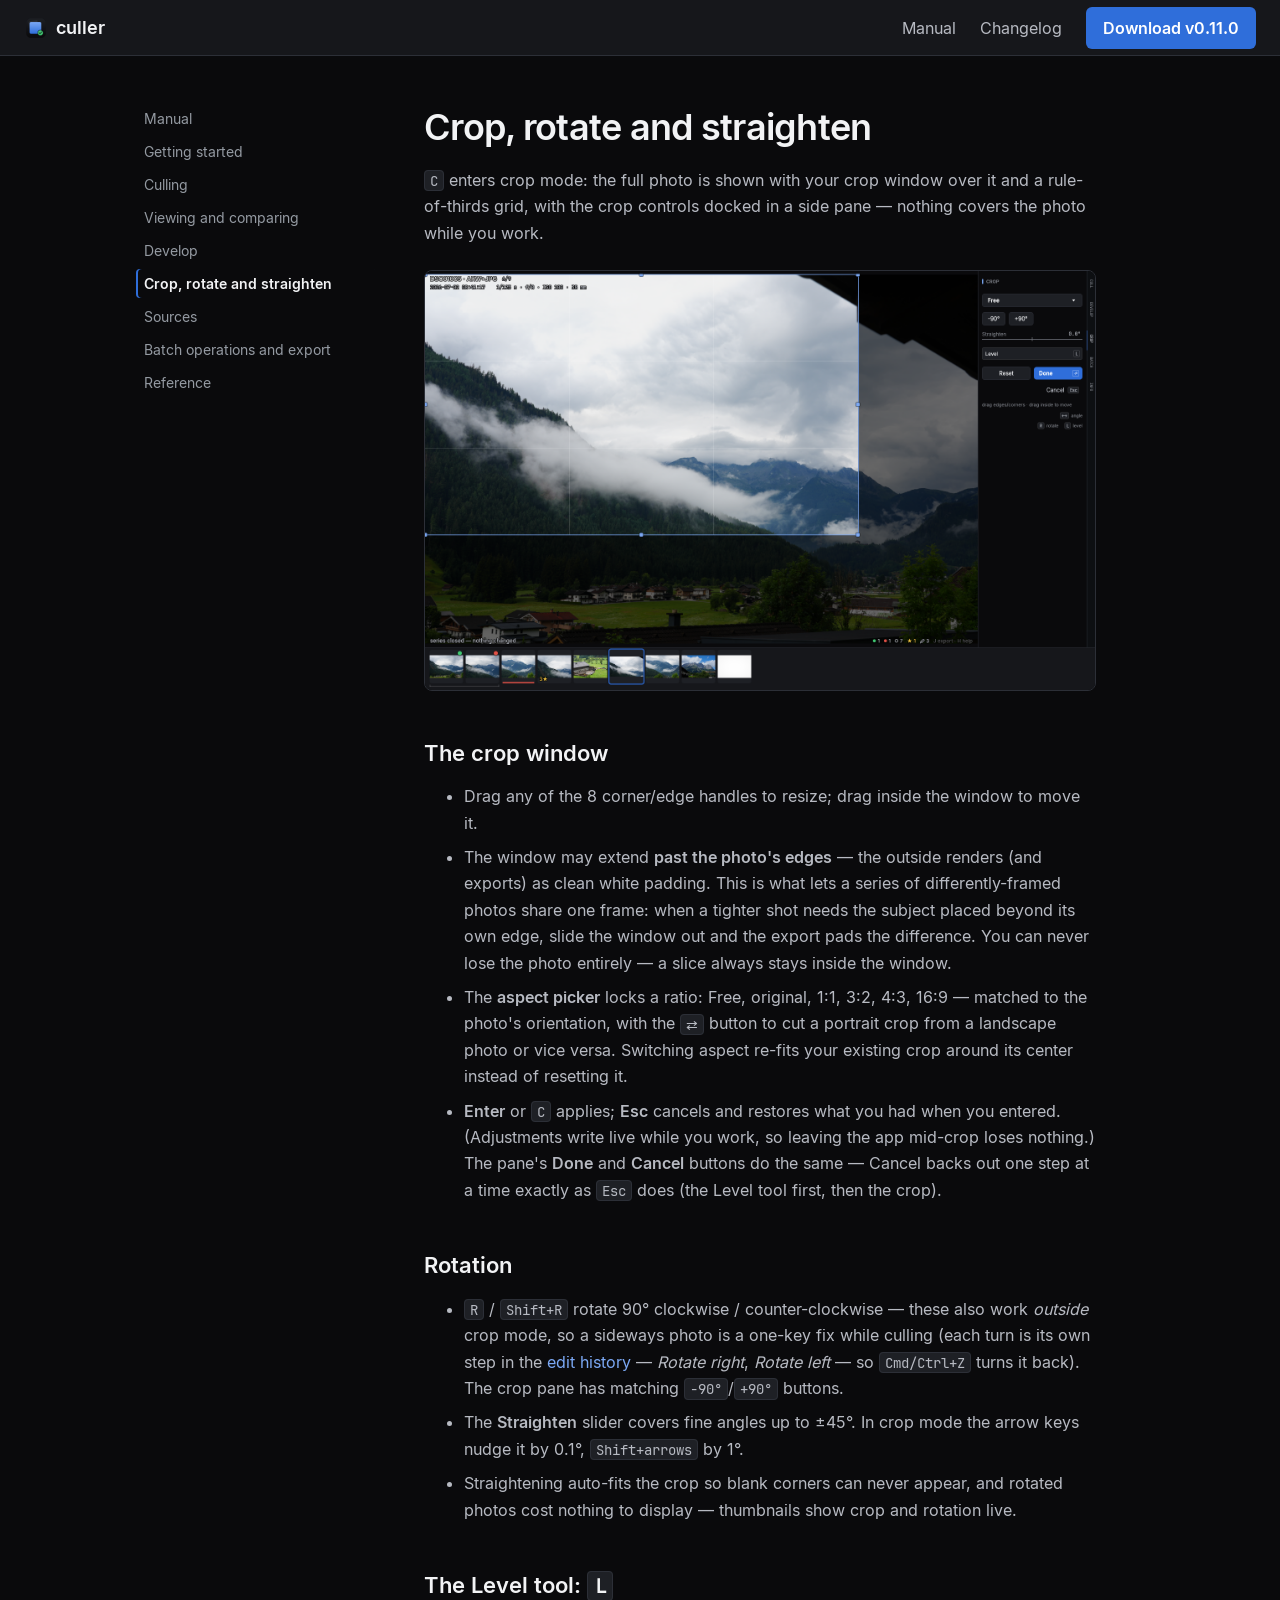
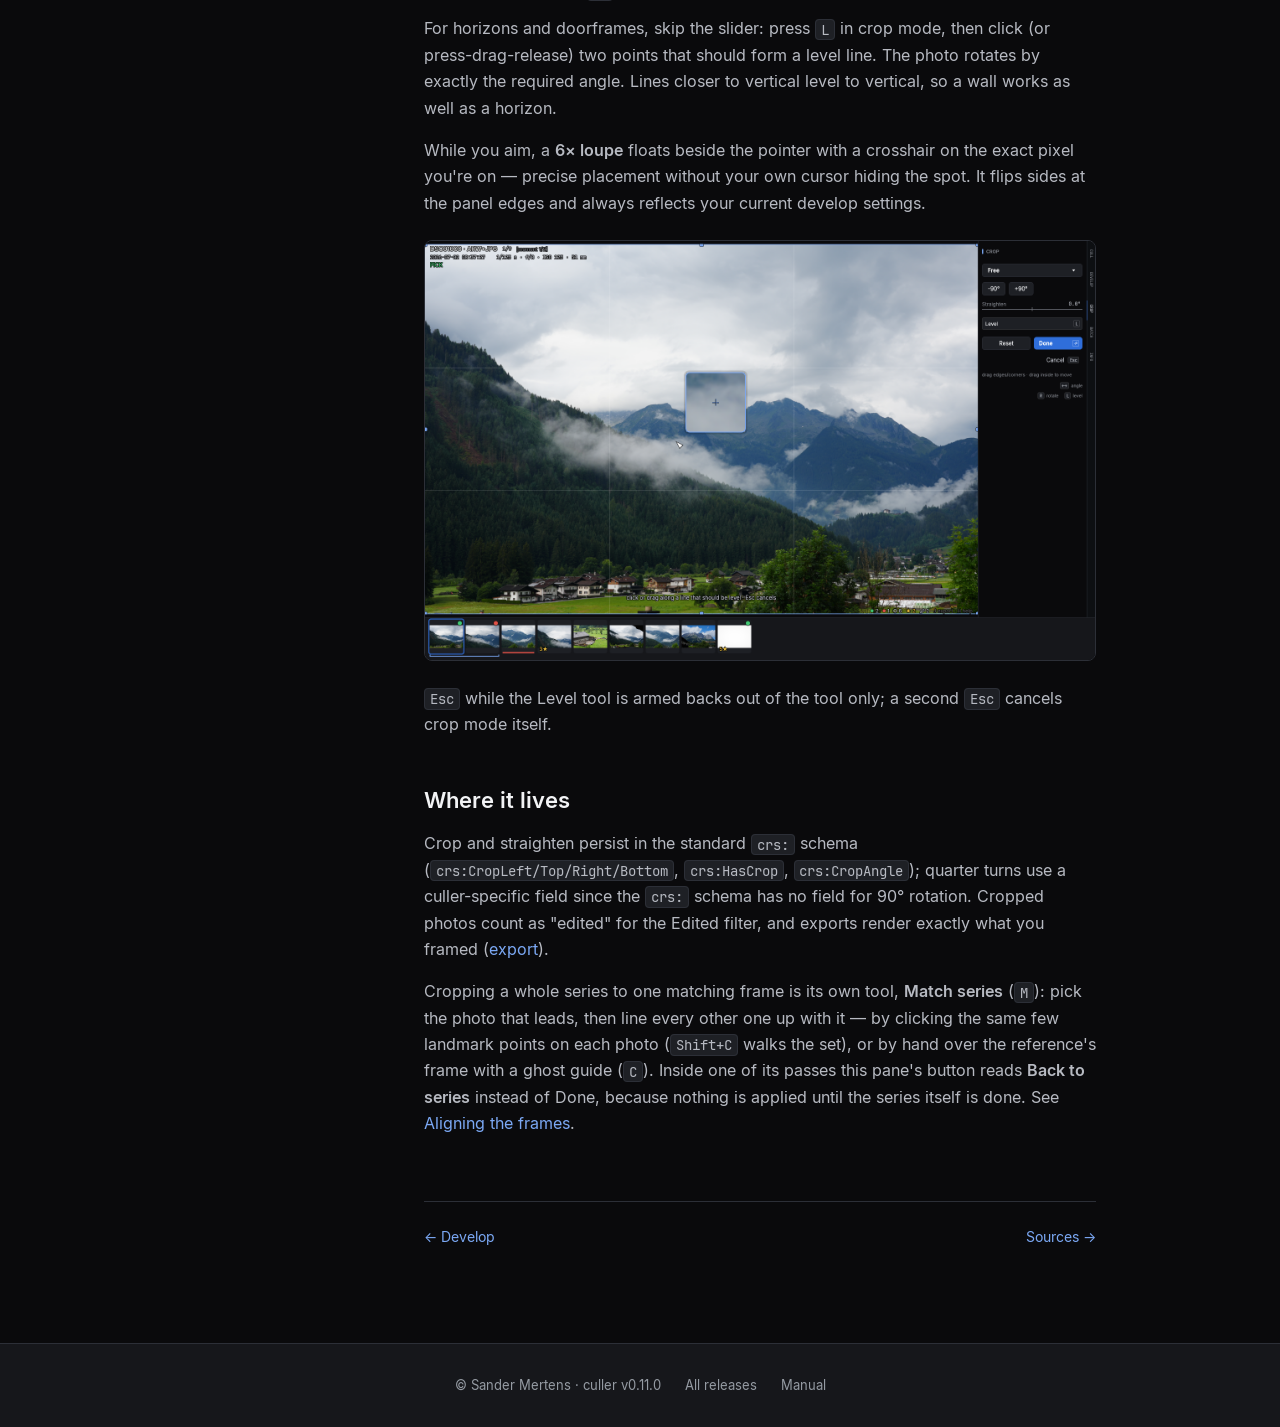
<file: manual/crop/index.html>
<!DOCTYPE html>
<html lang="en">
<head>
<meta charset="utf-8">
<meta name="viewport" content="width=device-width, initial-scale=1">
<title>Crop, rotate and straighten — culler manual</title>
<meta name="description" content="Extremely fast, keyboard-driven photo culling for macOS. RAW+JPEG pairs, develop and crop built in, everything non-destructive.">
<link rel="icon" type="image/png" href="https://mertenssander.github.io/culler-releases/img/icon-256.png">
<link rel="apple-touch-icon" href="https://mertenssander.github.io/culler-releases/img/icon-512.png">
<link rel="preload" href="https://mertenssander.github.io/culler-releases/fonts/Inter-Regular.woff2" as="font" type="font/woff2" crossorigin>
<link rel="preload" href="https://mertenssander.github.io/culler-releases/fonts/Inter-SemiBold.woff2" as="font" type="font/woff2" crossorigin>
<link rel="preload" href="https://mertenssander.github.io/culler-releases/fonts/JetBrainsMono-Regular.woff2" as="font" type="font/woff2" crossorigin>
<link rel="stylesheet" href="https://mertenssander.github.io/culler-releases/css/site.css?h=91cbe195ef2dc306fa63">
</head>
<body>
<header class="nav">
  <a class="nav-brand" href="https://mertenssander.github.io/culler-releases/">
    <img src="https://mertenssander.github.io/culler-releases/img/icon-256.png" alt="" width="24" height="24">
    <span>culler</span>
  </a>
  <nav class="nav-links">
    <a href="https://mertenssander.github.io/culler-releases/manual/">Manual</a>
    <a href="https://mertenssander.github.io/culler-releases/changelog/">Changelog</a>
    <a class="btn btn--accent" href="https://mertenssander.github.io/culler-releases/#download">Download v0.11.0</a>
  </nav>
  <details class="nav-menu">
    <summary aria-label="Menu">Menu</summary>
    <div class="nav-menu-panel">
      <a href="https://mertenssander.github.io/culler-releases/manual/">Manual</a>
      <a href="https://mertenssander.github.io/culler-releases/changelog/">Changelog</a>
      <a href="https://mertenssander.github.io/culler-releases/#download">Download v0.11.0</a>
    </div>
  </details>
</header>
<main>


<div class="docs">
  <aside class="docs-sidebar">
    <details class="docs-toc">
      <summary>Crop, rotate and straighten</summary>
      <nav>
        
        <a 
           href="https:&#x2F;&#x2F;mertenssander.github.io&#x2F;culler-releases&#x2F;manual&#x2F;getting-started&#x2F;">Getting started</a>
        
        <a 
           href="https:&#x2F;&#x2F;mertenssander.github.io&#x2F;culler-releases&#x2F;manual&#x2F;culling&#x2F;">Culling</a>
        
        <a 
           href="https:&#x2F;&#x2F;mertenssander.github.io&#x2F;culler-releases&#x2F;manual&#x2F;viewing&#x2F;">Viewing and comparing</a>
        
        <a 
           href="https:&#x2F;&#x2F;mertenssander.github.io&#x2F;culler-releases&#x2F;manual&#x2F;develop&#x2F;">Develop</a>
        
        <a class="active" aria-current="page"
           href="https:&#x2F;&#x2F;mertenssander.github.io&#x2F;culler-releases&#x2F;manual&#x2F;crop&#x2F;">Crop, rotate and straighten</a>
        
        <a 
           href="https:&#x2F;&#x2F;mertenssander.github.io&#x2F;culler-releases&#x2F;manual&#x2F;sources&#x2F;">Sources</a>
        
        <a 
           href="https:&#x2F;&#x2F;mertenssander.github.io&#x2F;culler-releases&#x2F;manual&#x2F;batch-and-export&#x2F;">Batch operations and export</a>
        
        <a 
           href="https:&#x2F;&#x2F;mertenssander.github.io&#x2F;culler-releases&#x2F;manual&#x2F;reference&#x2F;">Reference</a>
        
      </nav>
    </details>
    <nav class="docs-nav">
      <a href="https:&#x2F;&#x2F;mertenssander.github.io&#x2F;culler-releases&#x2F;manual&#x2F;">Manual</a>
      
      <a 
         href="https:&#x2F;&#x2F;mertenssander.github.io&#x2F;culler-releases&#x2F;manual&#x2F;getting-started&#x2F;">Getting started</a>
      
      <a 
         href="https:&#x2F;&#x2F;mertenssander.github.io&#x2F;culler-releases&#x2F;manual&#x2F;culling&#x2F;">Culling</a>
      
      <a 
         href="https:&#x2F;&#x2F;mertenssander.github.io&#x2F;culler-releases&#x2F;manual&#x2F;viewing&#x2F;">Viewing and comparing</a>
      
      <a 
         href="https:&#x2F;&#x2F;mertenssander.github.io&#x2F;culler-releases&#x2F;manual&#x2F;develop&#x2F;">Develop</a>
      
      <a class="active" aria-current="page"
         href="https:&#x2F;&#x2F;mertenssander.github.io&#x2F;culler-releases&#x2F;manual&#x2F;crop&#x2F;">Crop, rotate and straighten</a>
      
      <a 
         href="https:&#x2F;&#x2F;mertenssander.github.io&#x2F;culler-releases&#x2F;manual&#x2F;sources&#x2F;">Sources</a>
      
      <a 
         href="https:&#x2F;&#x2F;mertenssander.github.io&#x2F;culler-releases&#x2F;manual&#x2F;batch-and-export&#x2F;">Batch operations and export</a>
      
      <a 
         href="https:&#x2F;&#x2F;mertenssander.github.io&#x2F;culler-releases&#x2F;manual&#x2F;reference&#x2F;">Reference</a>
      
    </nav>
  </aside>
  <article class="prose">
    <h1>Crop, rotate and straighten</h1>
    <p><code>C</code> enters crop mode: the full photo is shown with your crop window over
it and a rule-of-thirds grid, with the crop controls docked in a side
pane — nothing covers the photo while you work.</p>
<p><img src="../img/03-crop.png" alt="Crop mode: handles, thirds grid, dimmed surround, toolbar" /></p>
<h2 id="the-crop-window">The crop window</h2>
<ul>
<li>Drag any of the 8 corner/edge handles to resize; drag inside the window
to move it.</li>
<li>The window may extend <strong>past the photo's edges</strong> — the outside renders
(and exports) as clean white padding. This is what lets a series of
differently-framed photos share one frame: when a tighter shot needs
the subject placed beyond its own edge, slide the window out and the
export pads the difference. You can never lose the photo entirely — a
slice always stays inside the window.</li>
<li>The <strong>aspect picker</strong> locks a ratio: Free, original, 1:1, 3:2, 4:3,
16:9 — matched to the photo's orientation, with the <code>⇄</code> button to cut a
portrait crop from a landscape photo or vice versa. Switching aspect
re-fits your existing crop around its center instead of resetting it.</li>
<li><strong>Enter</strong> or <code>C</code> applies; <strong>Esc</strong> cancels and restores what you had
when you entered. (Adjustments write live while you work, so leaving
the app mid-crop loses nothing.) The pane's <strong>Done</strong> and <strong>Cancel</strong>
buttons do the same — Cancel backs out one step at a time exactly as
<code>Esc</code> does (the Level tool first, then the crop).</li>
</ul>
<h2 id="rotation">Rotation</h2>
<ul>
<li><code>R</code> / <code>Shift+R</code> rotate 90° clockwise / counter-clockwise — these also
work <em>outside</em> crop mode, so a sideways photo is a one-key fix while
culling (each turn is its own step in the
<a href="https://mertenssander.github.io/culler-releases/manual/develop/#edit-history-snapshots">edit history</a> — <em>Rotate right</em>,
<em>Rotate left</em> — so <code>Cmd/Ctrl+Z</code> turns it back). The crop pane has
matching <code>-90°</code>/<code>+90°</code> buttons.</li>
<li>The <strong>Straighten</strong> slider covers fine angles up to ±45°. In crop mode
the arrow keys nudge it by 0.1°, <code>Shift+arrows</code> by 1°.</li>
<li>Straightening auto-fits the crop so blank corners can never appear, and
rotated photos cost nothing to display — thumbnails show crop and
rotation live.</li>
</ul>
<h2 id="the-level-tool-l">The Level tool: <code>L</code></h2>
<p>For horizons and doorframes, skip the slider: press <code>L</code> in crop mode,
then click (or press-drag-release) two points that should form a level
line. The photo rotates by exactly the required angle. Lines closer to
vertical level to vertical, so a wall works as well as a horizon.</p>
<p>While you aim, a <strong>6× loupe</strong> floats beside the pointer with a crosshair
on the exact pixel you're on — precise placement without your own cursor
hiding the spot. It flips sides at the panel edges and always reflects
your current develop settings.</p>
<p><img src="../img/08-level-loupe.png" alt="The Level tool with its loupe" /></p>
<p><code>Esc</code> while the Level tool is armed backs out of the tool only; a second
<code>Esc</code> cancels crop mode itself.</p>
<h2 id="where-it-lives">Where it lives</h2>
<p>Crop and straighten persist in the standard <code>crs:</code> schema
(<code>crs:CropLeft/Top/Right/Bottom</code>, <code>crs:HasCrop</code>, <code>crs:CropAngle</code>);
quarter turns use a culler-specific field since the <code>crs:</code> schema has
no field for 90° rotation. Cropped photos count as "edited" for the Edited
filter, and exports render exactly what you framed
(<a href="https://mertenssander.github.io/culler-releases/manual/batch-and-export/">export</a>).</p>
<p>Cropping a whole series to one matching frame is its own tool, <strong>Match
series</strong> (<code>M</code>): pick the photo that leads, then line every other one up
with it — by clicking the same few landmark points on each photo
(<code>Shift+C</code> walks the set), or by hand over the reference's frame with a
ghost guide (<code>C</code>). Inside one of its passes this pane's button reads
<strong>Back to series</strong> instead of Done, because nothing is applied until the
series itself is done. See
<a href="https://mertenssander.github.io/culler-releases/manual/develop/#aligning-the-frames">Aligning the frames</a>.</p>

    <nav class="pagenav">
      
      <a class="pagenav-prev" href="https:&#x2F;&#x2F;mertenssander.github.io&#x2F;culler-releases&#x2F;manual&#x2F;develop&#x2F;">← Develop</a>
      
      
      <a class="pagenav-next" href="https:&#x2F;&#x2F;mertenssander.github.io&#x2F;culler-releases&#x2F;manual&#x2F;sources&#x2F;">Sources →</a>
      
    </nav>
  </article>
</div>

</main>
<footer class="footer">
  <span>© Sander Mertens · culler v0.11.0</span>
  <a href="https://github.com/mertenssander/culler-releases/releases">All releases</a>
  <a href="https://mertenssander.github.io/culler-releases/manual/">Manual</a>
</footer>
</body>
</html>
</file>
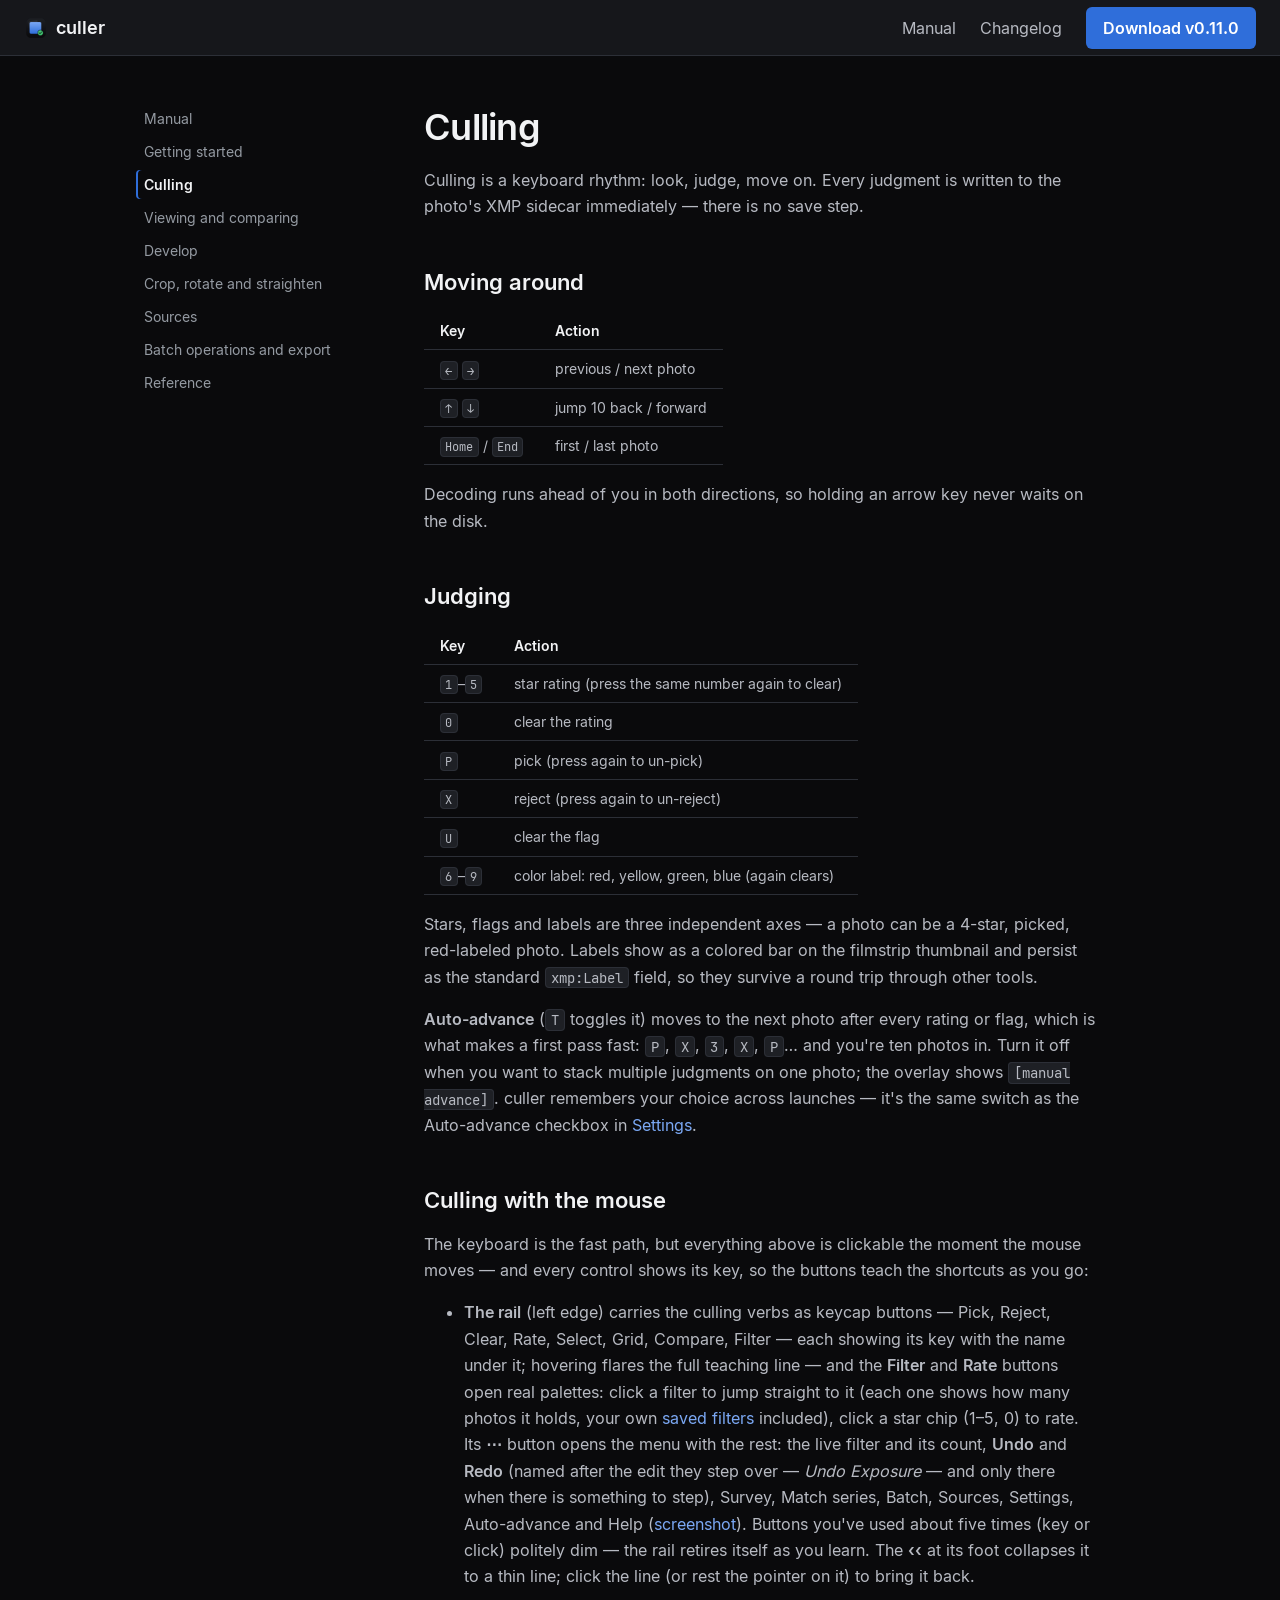
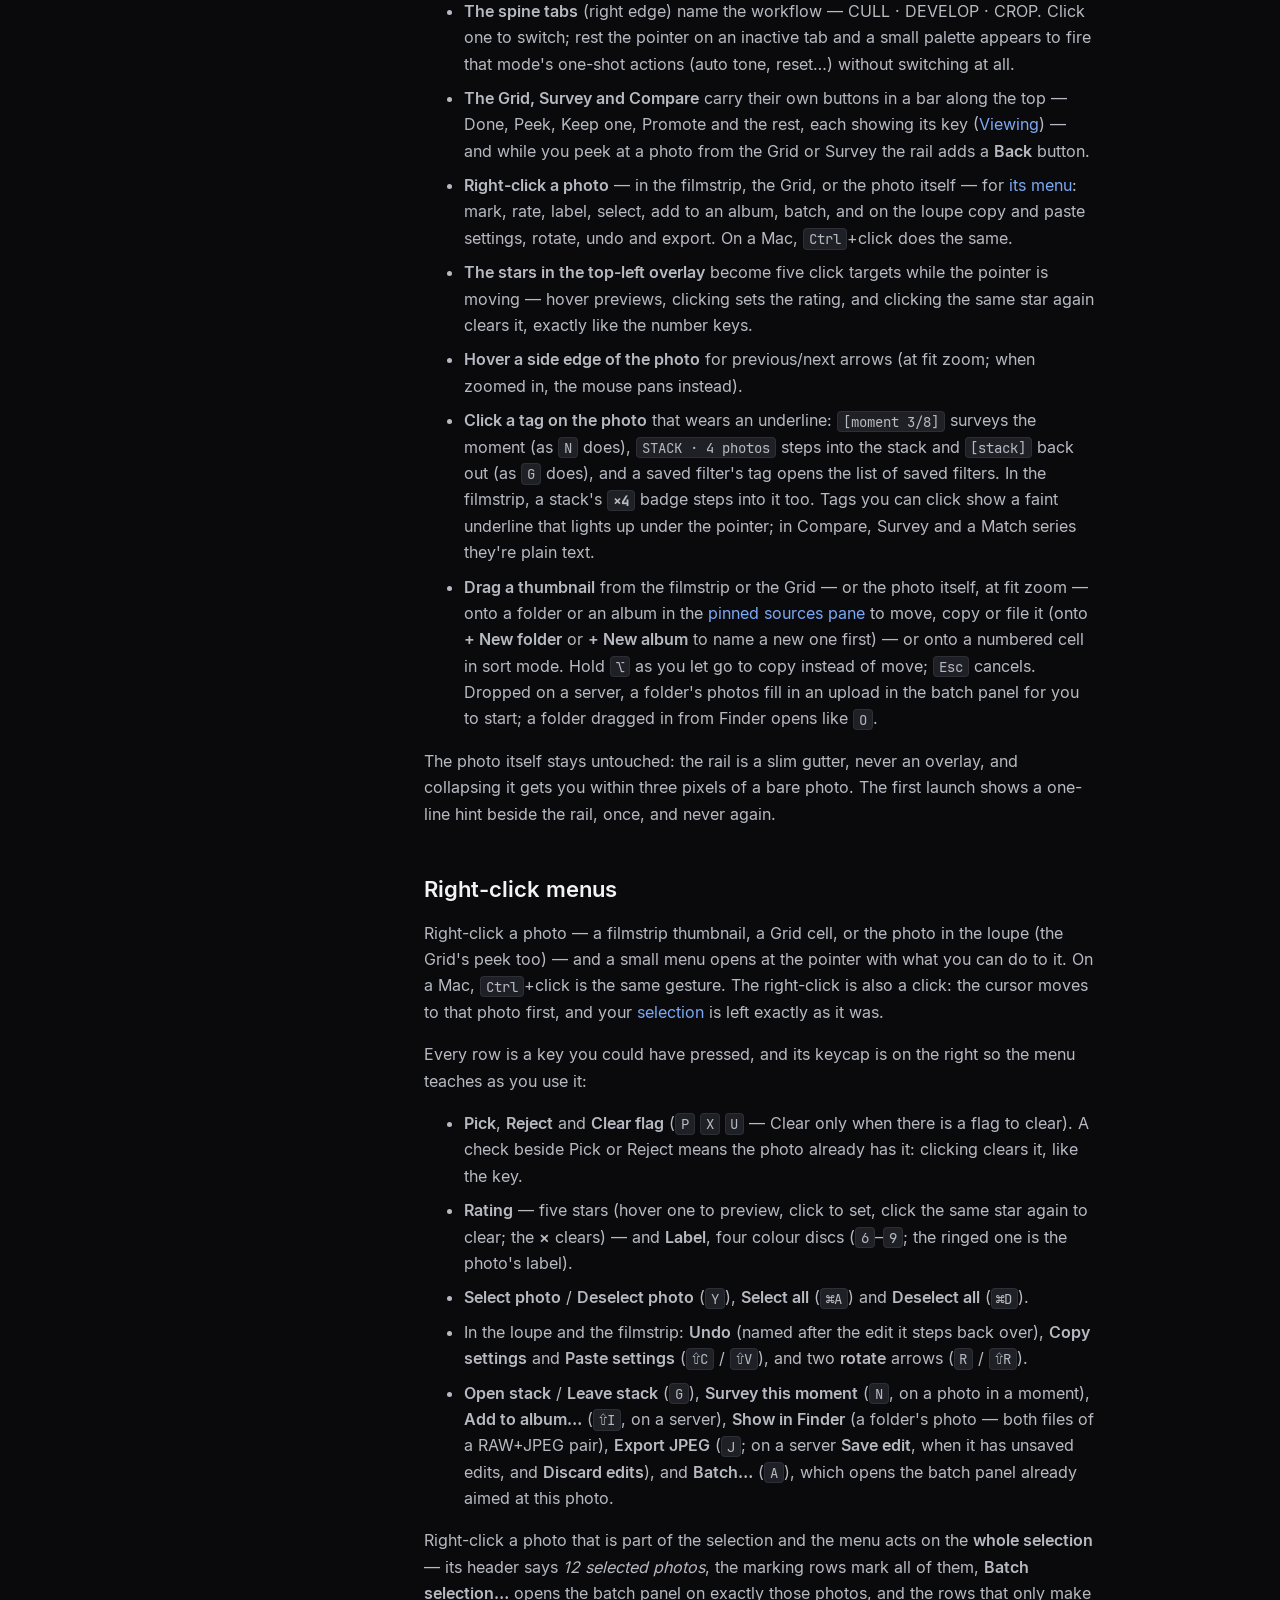
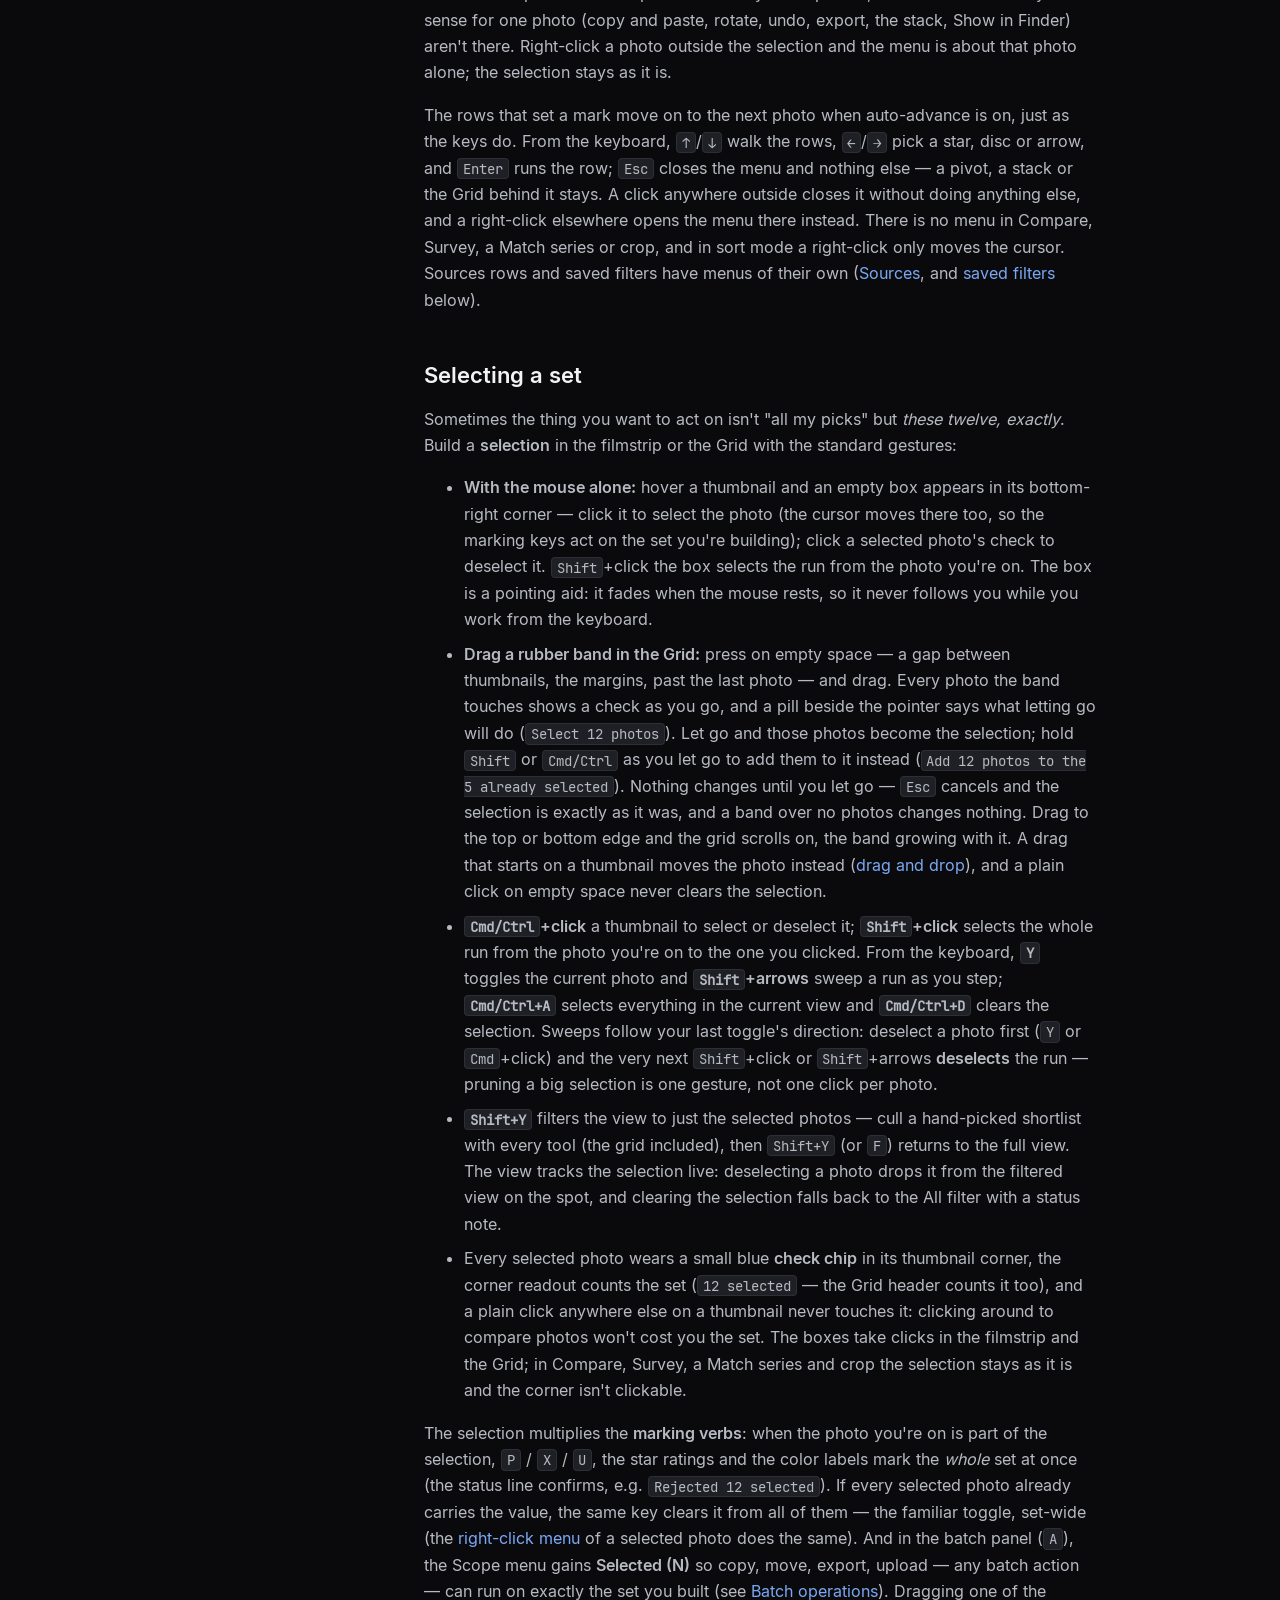
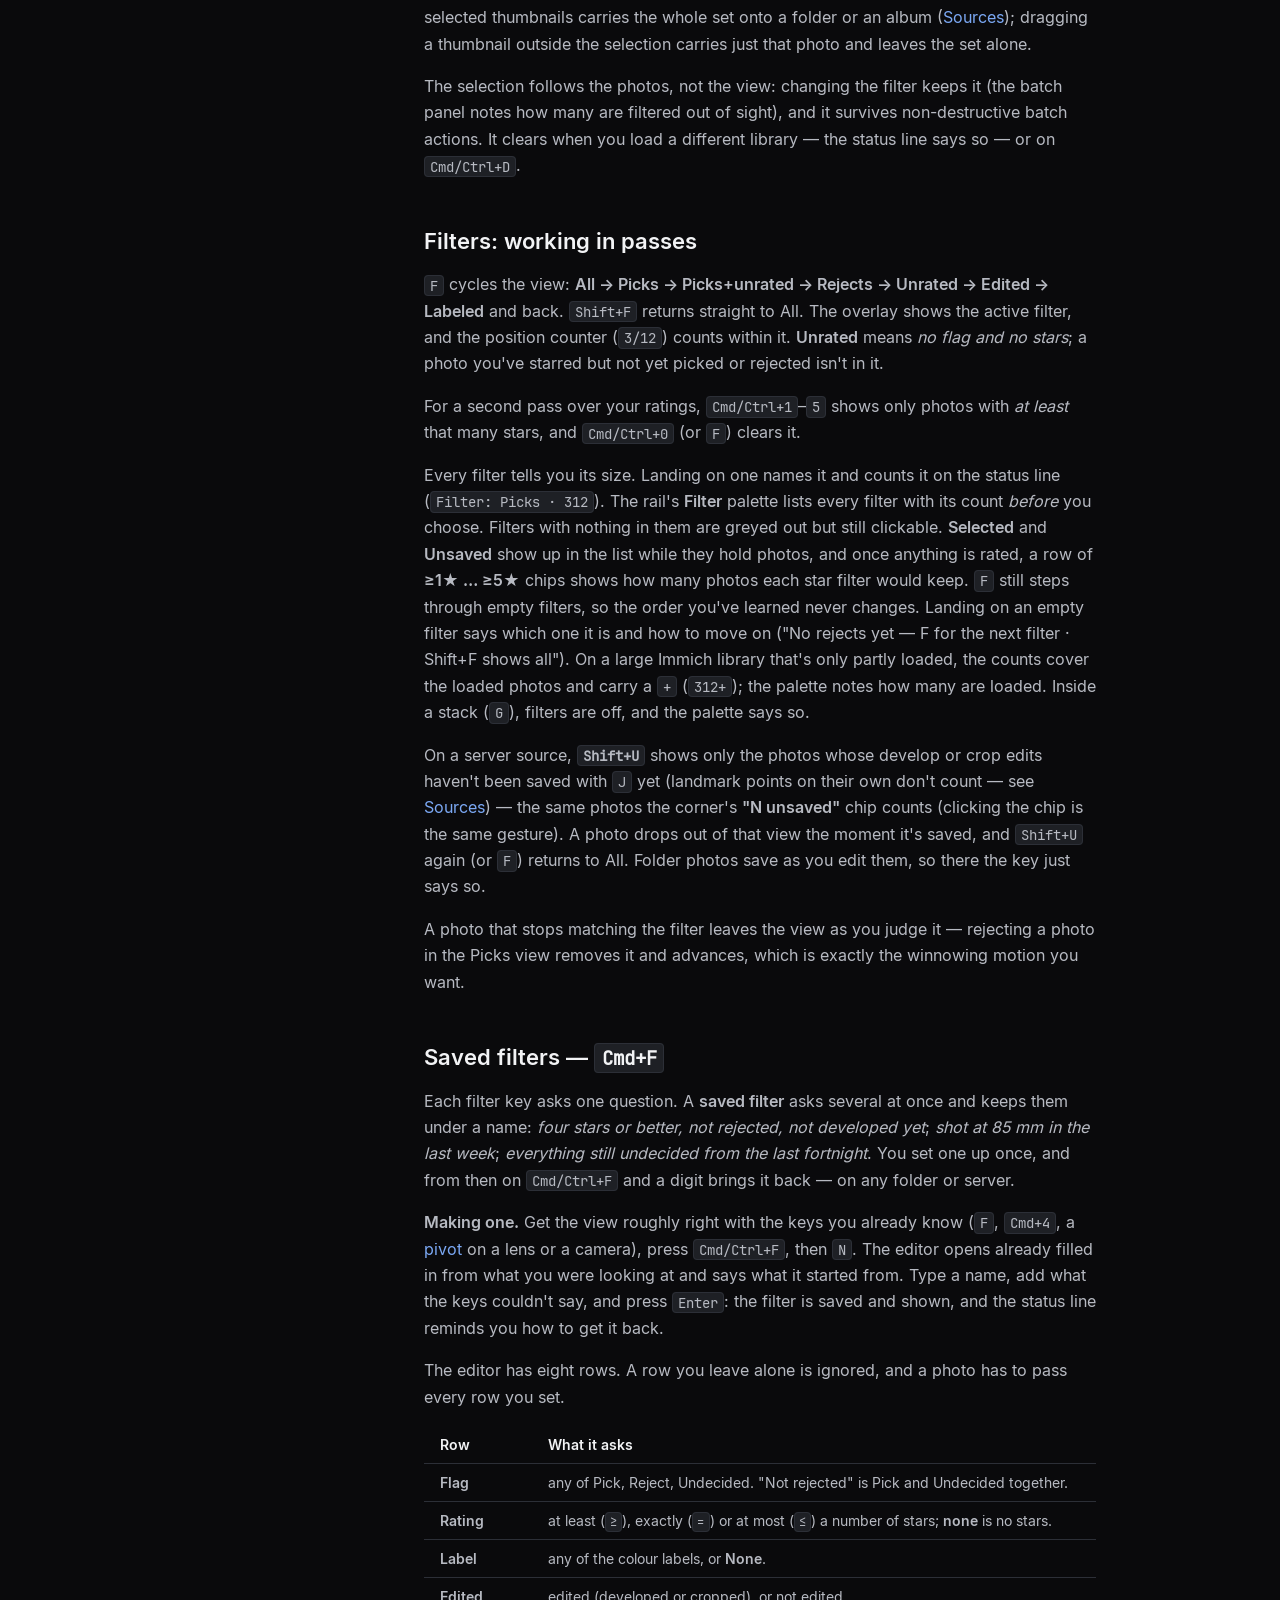
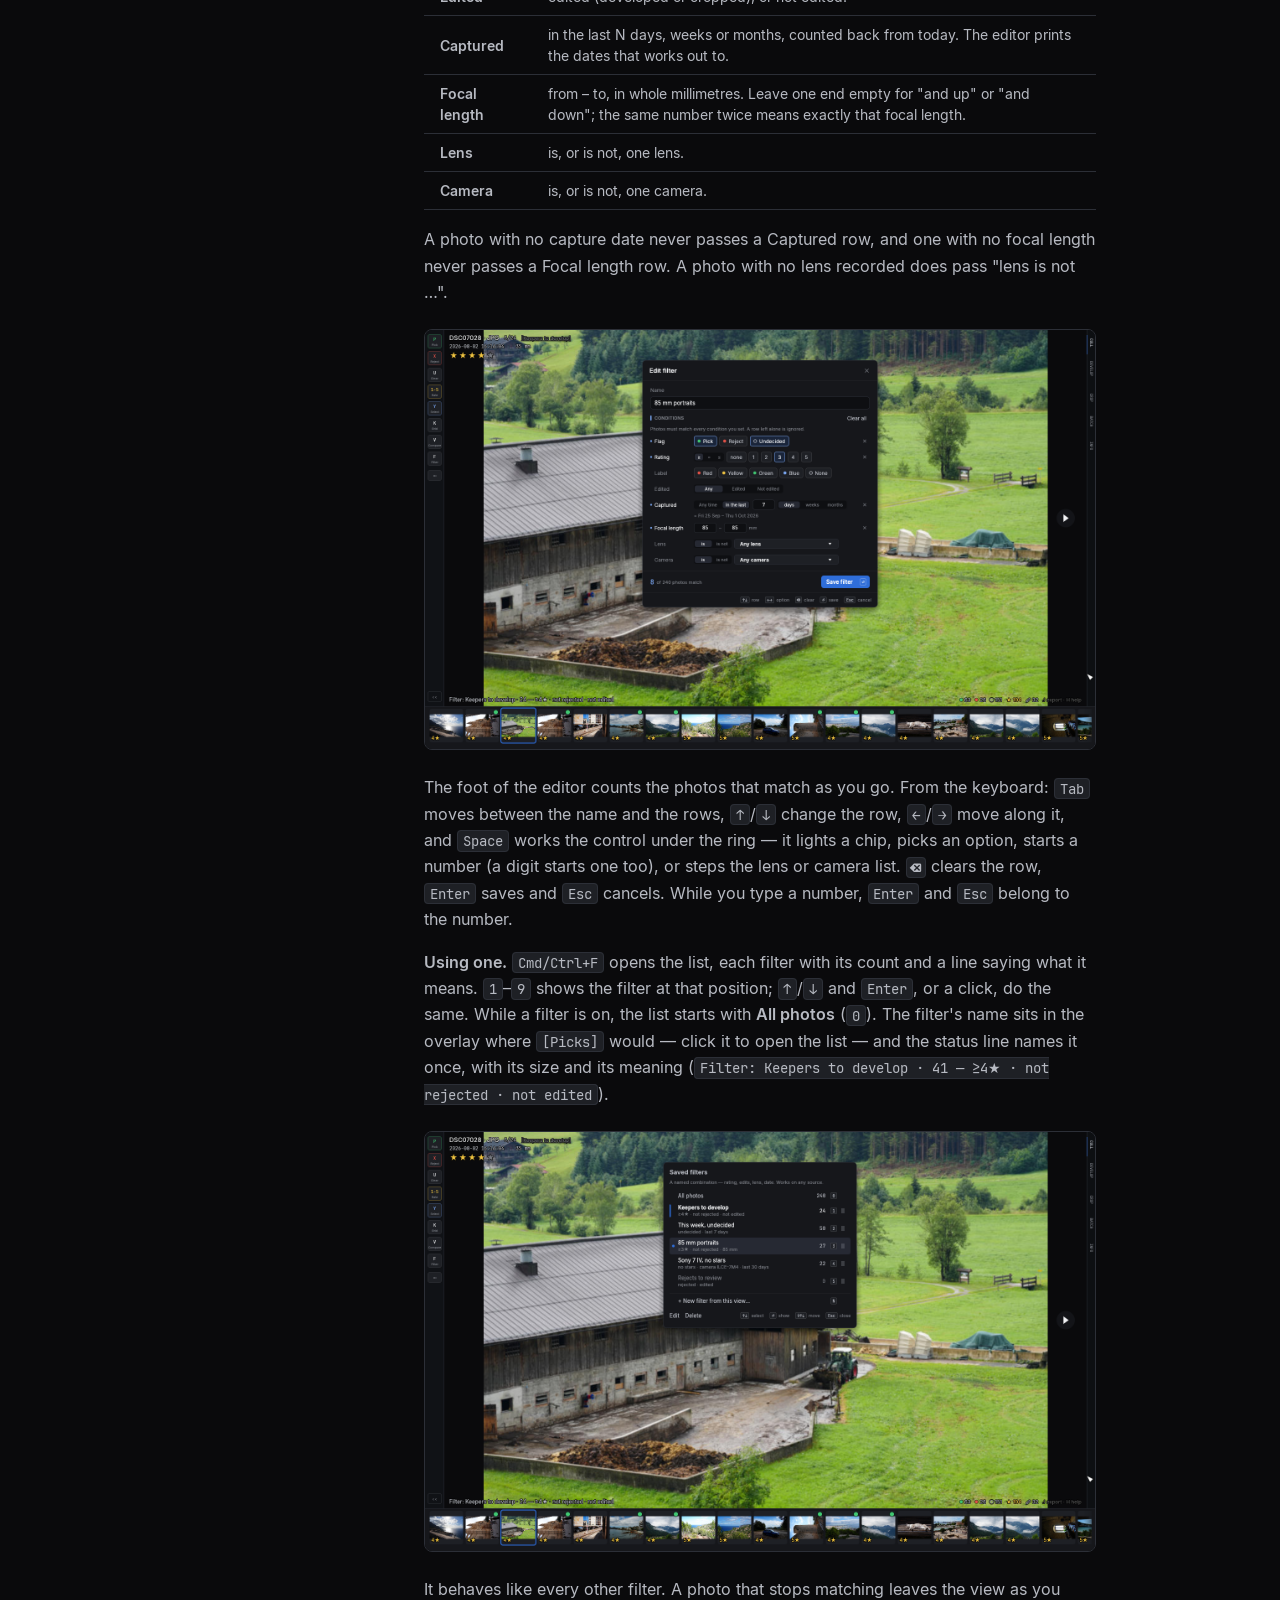
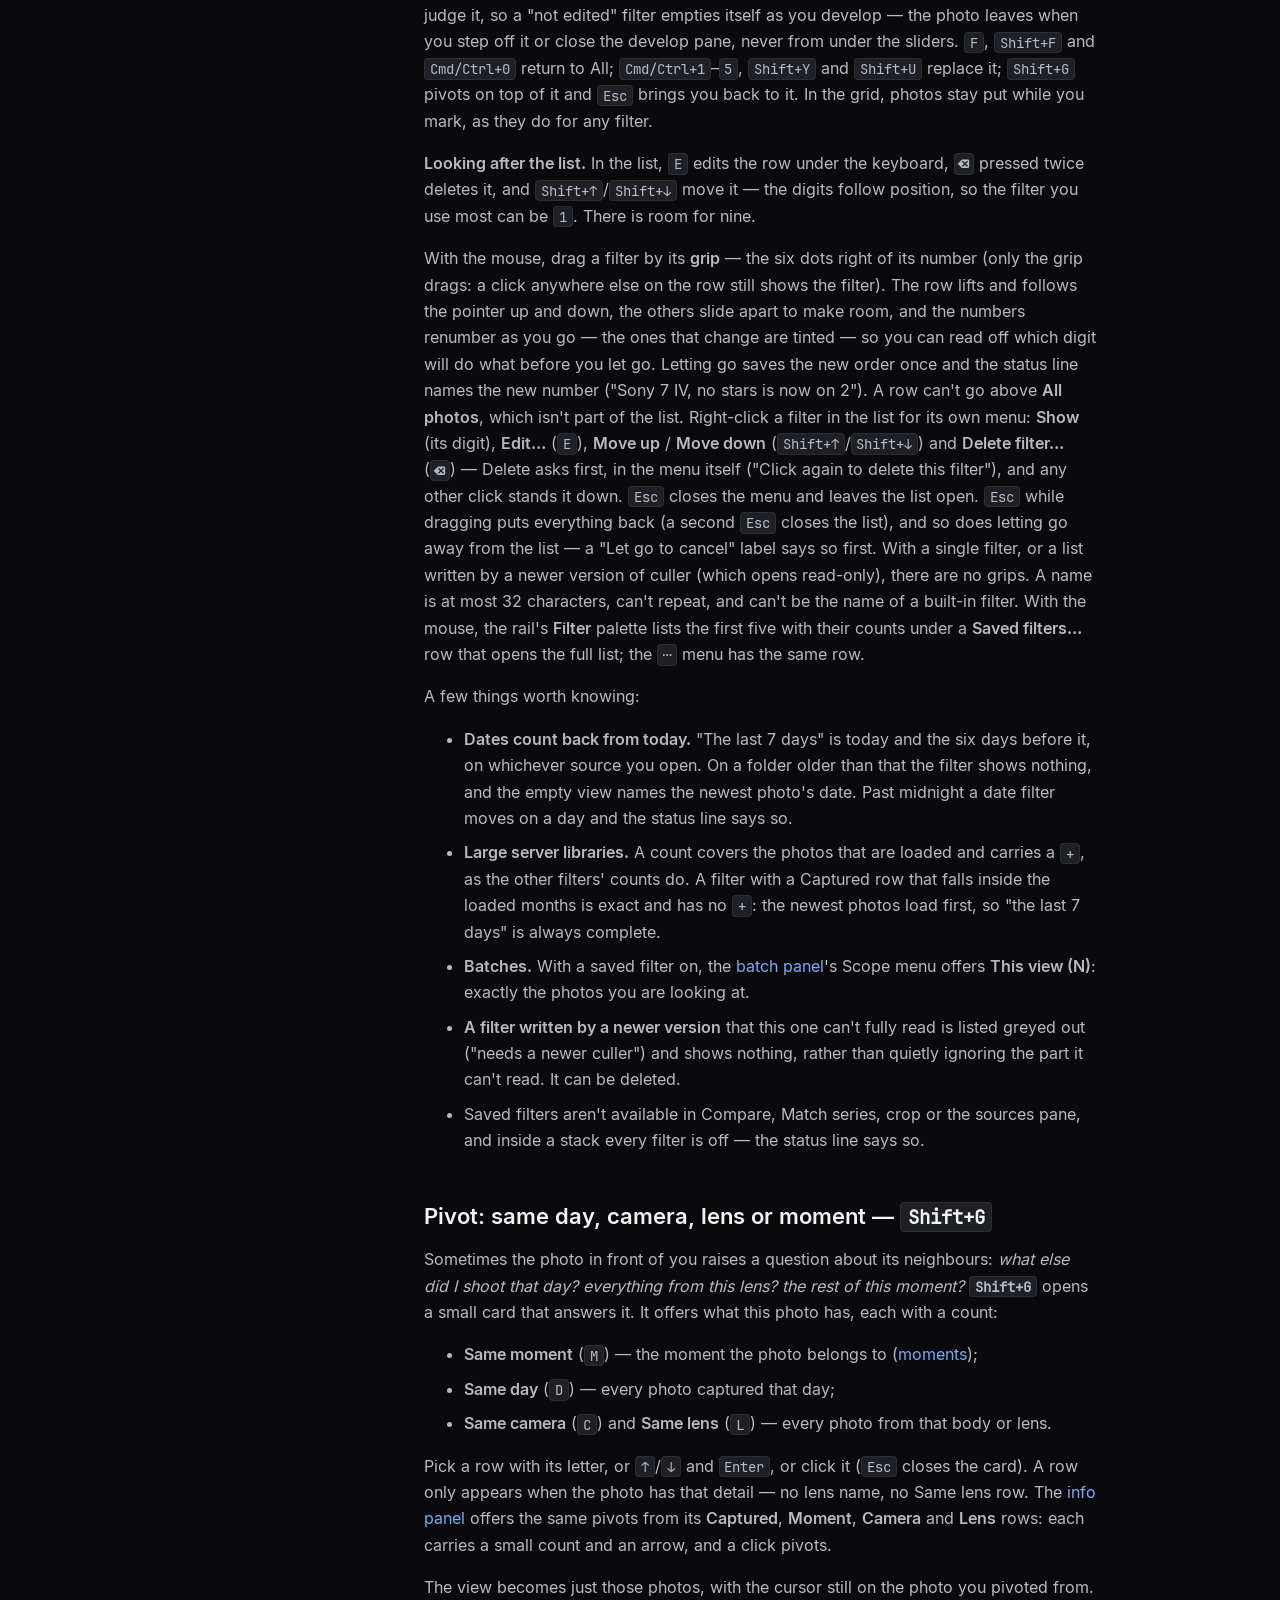
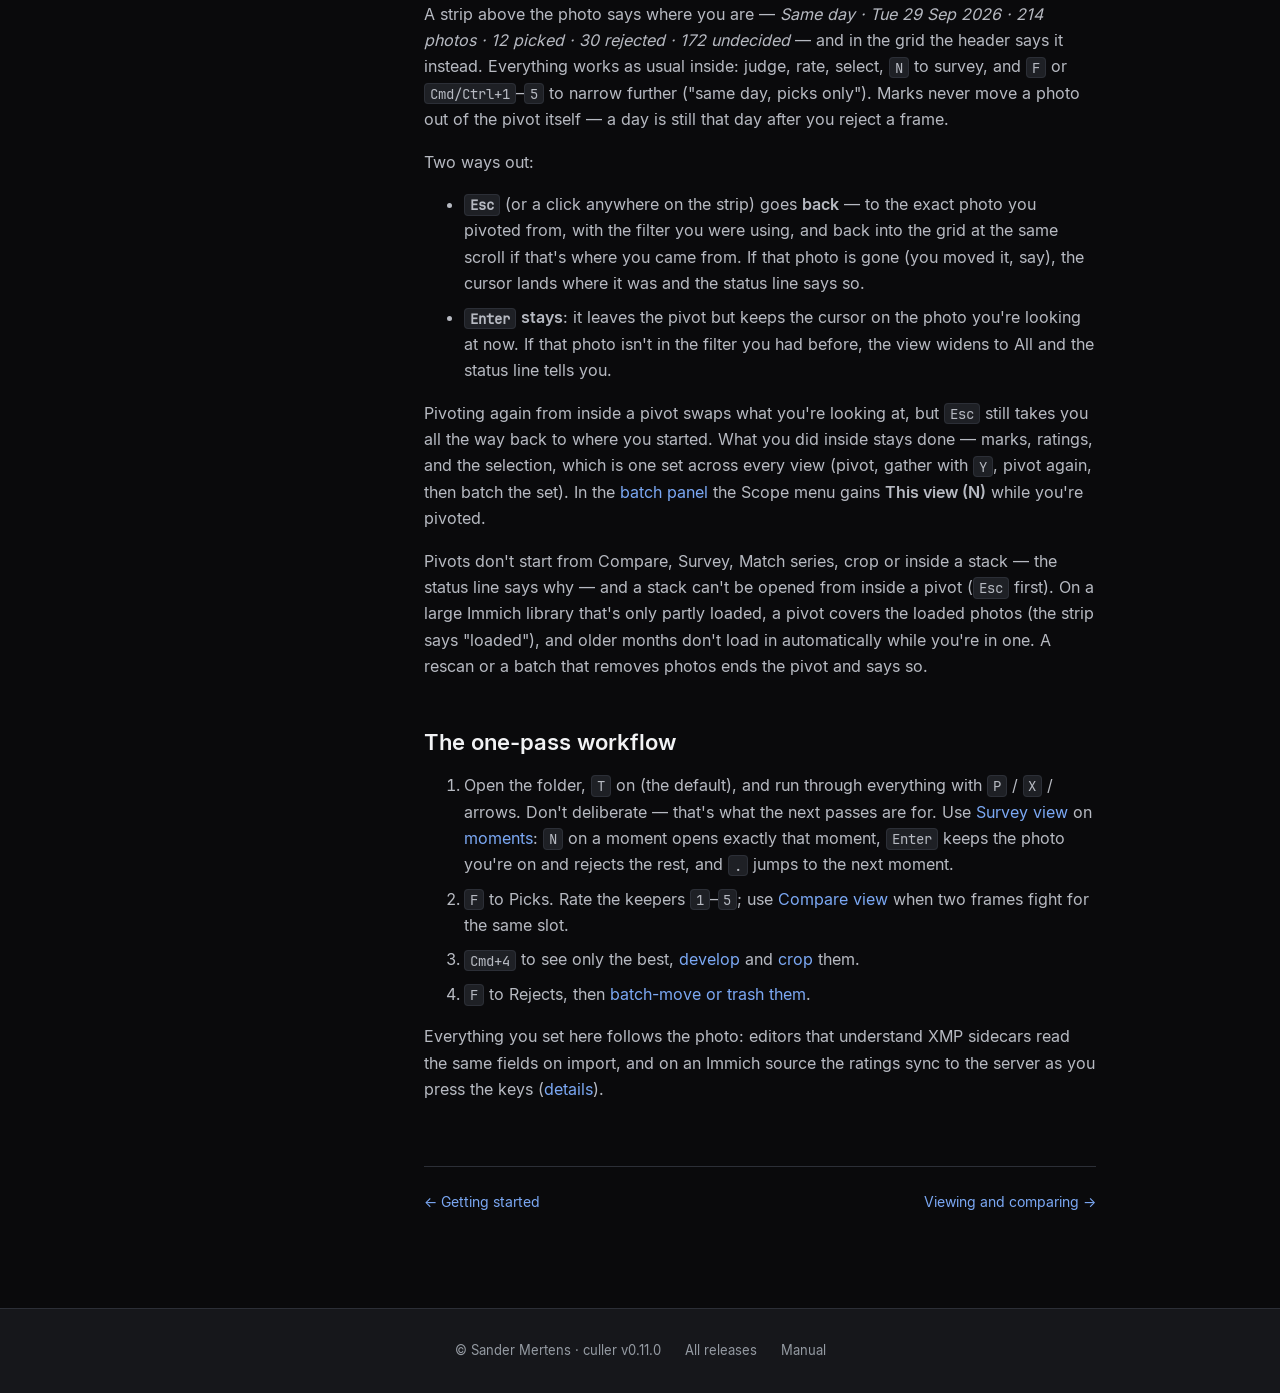
<file: manual/culling/index.html>
<!DOCTYPE html>
<html lang="en">
<head>
<meta charset="utf-8">
<meta name="viewport" content="width=device-width, initial-scale=1">
<title>Culling — culler manual</title>
<meta name="description" content="Extremely fast, keyboard-driven photo culling for macOS. RAW+JPEG pairs, develop and crop built in, everything non-destructive.">
<link rel="icon" type="image/png" href="https://mertenssander.github.io/culler-releases/img/icon-256.png">
<link rel="apple-touch-icon" href="https://mertenssander.github.io/culler-releases/img/icon-512.png">
<link rel="preload" href="https://mertenssander.github.io/culler-releases/fonts/Inter-Regular.woff2" as="font" type="font/woff2" crossorigin>
<link rel="preload" href="https://mertenssander.github.io/culler-releases/fonts/Inter-SemiBold.woff2" as="font" type="font/woff2" crossorigin>
<link rel="preload" href="https://mertenssander.github.io/culler-releases/fonts/JetBrainsMono-Regular.woff2" as="font" type="font/woff2" crossorigin>
<link rel="stylesheet" href="https://mertenssander.github.io/culler-releases/css/site.css?h=91cbe195ef2dc306fa63">
</head>
<body>
<header class="nav">
  <a class="nav-brand" href="https://mertenssander.github.io/culler-releases/">
    <img src="https://mertenssander.github.io/culler-releases/img/icon-256.png" alt="" width="24" height="24">
    <span>culler</span>
  </a>
  <nav class="nav-links">
    <a href="https://mertenssander.github.io/culler-releases/manual/">Manual</a>
    <a href="https://mertenssander.github.io/culler-releases/changelog/">Changelog</a>
    <a class="btn btn--accent" href="https://mertenssander.github.io/culler-releases/#download">Download v0.11.0</a>
  </nav>
  <details class="nav-menu">
    <summary aria-label="Menu">Menu</summary>
    <div class="nav-menu-panel">
      <a href="https://mertenssander.github.io/culler-releases/manual/">Manual</a>
      <a href="https://mertenssander.github.io/culler-releases/changelog/">Changelog</a>
      <a href="https://mertenssander.github.io/culler-releases/#download">Download v0.11.0</a>
    </div>
  </details>
</header>
<main>


<div class="docs">
  <aside class="docs-sidebar">
    <details class="docs-toc">
      <summary>Culling</summary>
      <nav>
        
        <a 
           href="https:&#x2F;&#x2F;mertenssander.github.io&#x2F;culler-releases&#x2F;manual&#x2F;getting-started&#x2F;">Getting started</a>
        
        <a class="active" aria-current="page"
           href="https:&#x2F;&#x2F;mertenssander.github.io&#x2F;culler-releases&#x2F;manual&#x2F;culling&#x2F;">Culling</a>
        
        <a 
           href="https:&#x2F;&#x2F;mertenssander.github.io&#x2F;culler-releases&#x2F;manual&#x2F;viewing&#x2F;">Viewing and comparing</a>
        
        <a 
           href="https:&#x2F;&#x2F;mertenssander.github.io&#x2F;culler-releases&#x2F;manual&#x2F;develop&#x2F;">Develop</a>
        
        <a 
           href="https:&#x2F;&#x2F;mertenssander.github.io&#x2F;culler-releases&#x2F;manual&#x2F;crop&#x2F;">Crop, rotate and straighten</a>
        
        <a 
           href="https:&#x2F;&#x2F;mertenssander.github.io&#x2F;culler-releases&#x2F;manual&#x2F;sources&#x2F;">Sources</a>
        
        <a 
           href="https:&#x2F;&#x2F;mertenssander.github.io&#x2F;culler-releases&#x2F;manual&#x2F;batch-and-export&#x2F;">Batch operations and export</a>
        
        <a 
           href="https:&#x2F;&#x2F;mertenssander.github.io&#x2F;culler-releases&#x2F;manual&#x2F;reference&#x2F;">Reference</a>
        
      </nav>
    </details>
    <nav class="docs-nav">
      <a href="https:&#x2F;&#x2F;mertenssander.github.io&#x2F;culler-releases&#x2F;manual&#x2F;">Manual</a>
      
      <a 
         href="https:&#x2F;&#x2F;mertenssander.github.io&#x2F;culler-releases&#x2F;manual&#x2F;getting-started&#x2F;">Getting started</a>
      
      <a class="active" aria-current="page"
         href="https:&#x2F;&#x2F;mertenssander.github.io&#x2F;culler-releases&#x2F;manual&#x2F;culling&#x2F;">Culling</a>
      
      <a 
         href="https:&#x2F;&#x2F;mertenssander.github.io&#x2F;culler-releases&#x2F;manual&#x2F;viewing&#x2F;">Viewing and comparing</a>
      
      <a 
         href="https:&#x2F;&#x2F;mertenssander.github.io&#x2F;culler-releases&#x2F;manual&#x2F;develop&#x2F;">Develop</a>
      
      <a 
         href="https:&#x2F;&#x2F;mertenssander.github.io&#x2F;culler-releases&#x2F;manual&#x2F;crop&#x2F;">Crop, rotate and straighten</a>
      
      <a 
         href="https:&#x2F;&#x2F;mertenssander.github.io&#x2F;culler-releases&#x2F;manual&#x2F;sources&#x2F;">Sources</a>
      
      <a 
         href="https:&#x2F;&#x2F;mertenssander.github.io&#x2F;culler-releases&#x2F;manual&#x2F;batch-and-export&#x2F;">Batch operations and export</a>
      
      <a 
         href="https:&#x2F;&#x2F;mertenssander.github.io&#x2F;culler-releases&#x2F;manual&#x2F;reference&#x2F;">Reference</a>
      
    </nav>
  </aside>
  <article class="prose">
    <h1>Culling</h1>
    <p>Culling is a keyboard rhythm: look, judge, move on. Every judgment is
written to the photo's XMP sidecar immediately — there is no save step.</p>
<h2 id="moving-around">Moving around</h2>
<table><thead><tr><th>Key</th><th>Action</th></tr></thead><tbody>
<tr><td><code>←</code> <code>→</code></td><td>previous / next photo</td></tr>
<tr><td><code>↑</code> <code>↓</code></td><td>jump 10 back / forward</td></tr>
<tr><td><code>Home</code> / <code>End</code></td><td>first / last photo</td></tr>
</tbody></table>
<p>Decoding runs ahead of you in both directions, so holding an arrow key
never waits on the disk.</p>
<h2 id="judging">Judging</h2>
<table><thead><tr><th>Key</th><th>Action</th></tr></thead><tbody>
<tr><td><code>1</code>–<code>5</code></td><td>star rating (press the same number again to clear)</td></tr>
<tr><td><code>0</code></td><td>clear the rating</td></tr>
<tr><td><code>P</code></td><td>pick (press again to un-pick)</td></tr>
<tr><td><code>X</code></td><td>reject (press again to un-reject)</td></tr>
<tr><td><code>U</code></td><td>clear the flag</td></tr>
<tr><td><code>6</code>–<code>9</code></td><td>color label: red, yellow, green, blue (again clears)</td></tr>
</tbody></table>
<p>Stars, flags and labels are three independent axes — a photo can be a
4-star, picked, red-labeled photo. Labels show as a colored bar on the
filmstrip thumbnail and persist as the standard <code>xmp:Label</code> field, so they
survive a round trip through other tools.</p>
<p><strong>Auto-advance</strong> (<code>T</code> toggles it) moves to the next photo after every
rating or flag, which is what makes a first pass fast: <code>P</code>, <code>X</code>, <code>3</code>,
<code>X</code>, <code>P</code>… and you're ten photos in. Turn it off when you want to stack
multiple judgments on one photo; the overlay shows <code>[manual advance]</code>.
culler remembers your choice across launches — it's the same switch as
the Auto-advance checkbox in <a href="https://mertenssander.github.io/culler-releases/manual/getting-started/#settings-cmd">Settings</a>.</p>
<h2 id="culling-with-the-mouse">Culling with the mouse</h2>
<p>The keyboard is the fast path, but everything above is clickable the
moment the mouse moves — and every control shows its key, so the buttons
teach the shortcuts as you go:</p>
<ul>
<li><strong>The rail</strong> (left edge) carries the culling verbs as keycap
buttons — Pick, Reject, Clear, Rate, Select, Grid, Compare, Filter —
each showing its key with the name under it; hovering flares the full
teaching line — and the <strong>Filter</strong> and <strong>Rate</strong> buttons open real
palettes: click a filter to jump straight to it (each one shows how
many photos it holds, your own <a href="https://mertenssander.github.io/culler-releases/manual/culling/#saved-filters-cmd-f">saved filters</a>
included), click a star chip (1–5, 0) to rate. Its <strong>⋯</strong>
button opens the menu with the rest: the live filter and its count,
<strong>Undo</strong> and <strong>Redo</strong> (named after the edit they step over —
<em>Undo Exposure</em> — and only there when there is something to step),
Survey, Match series, Batch, Sources, Settings, Auto-advance and
Help (<a href="../img/16-more-popover.png">screenshot</a>). Buttons you've used
about five times (key or click) politely dim — the rail retires
itself as you learn. The <strong>‹‹</strong> at its foot collapses it to a thin
line; click the line (or rest the pointer on it) to bring it back.</li>
<li><strong>The spine tabs</strong> (right edge) name the workflow — CULL · DEVELOP ·
CROP. Click one to switch; rest the pointer on an inactive tab and a
small palette appears to fire that mode's one-shot actions (auto
tone, reset…) without switching at all.</li>
<li><strong>The Grid, Survey and Compare</strong> carry their own buttons in a bar
along the top — Done, Peek, Keep one, Promote and the rest, each
showing its key (<a href="https://mertenssander.github.io/culler-releases/manual/viewing/#grid-view-k">Viewing</a>) — and while
you peek at a photo from the Grid or Survey the rail adds a <strong>Back</strong>
button.</li>
<li><strong>Right-click a photo</strong> — in the filmstrip, the Grid, or the photo
itself — for <a href="https://mertenssander.github.io/culler-releases/manual/culling/#right-click-menus">its menu</a>: mark, rate, label,
select, add to an album, batch, and on the loupe copy and paste
settings, rotate, undo and export. On a Mac, <code>Ctrl</code>+click does the
same.</li>
<li><strong>The stars in the top-left overlay</strong> become five click targets while
the pointer is moving — hover previews, clicking sets the rating, and
clicking the same star again clears it, exactly like the number keys.</li>
<li><strong>Hover a side edge of the photo</strong> for previous/next arrows (at fit
zoom; when zoomed in, the mouse pans instead).</li>
<li><strong>Click a tag on the photo</strong> that wears an underline: <code>[moment 3/8]</code>
surveys the moment (as <code>N</code> does), <code>STACK · 4 photos</code> steps into the
stack and <code>[stack]</code> back out (as <code>G</code> does), and a saved filter's tag
opens the list of saved filters. In the filmstrip, a stack's <strong><code>×4</code></strong>
badge steps into it too. Tags you can click show a faint underline
that lights up under the pointer; in Compare, Survey and a Match
series they're plain text.</li>
<li><strong>Drag a thumbnail</strong> from the filmstrip or the Grid — or the photo
itself, at fit zoom — onto a folder or an album in the
<a href="https://mertenssander.github.io/culler-releases/manual/sources/#dragging-photos-onto-folders-and-albums">pinned sources pane</a>
to move, copy or file it (onto <strong>+ New folder</strong> or <strong>+ New album</strong> to
name a new one first) — or onto a numbered cell in sort mode. Hold
<code>⌥</code> as you let go to copy instead of move; <code>Esc</code> cancels. Dropped on
a server, a folder's photos fill in an upload in the batch panel for
you to start; a folder dragged in from Finder opens like <code>O</code>.</li>
</ul>
<p>The photo itself stays untouched: the rail is a slim gutter, never an
overlay, and collapsing it gets you within three pixels of a bare
photo. The first launch shows a one-line hint beside the rail, once,
and never again.</p>
<h2 id="right-click-menus">Right-click menus</h2>
<p>Right-click a photo — a filmstrip thumbnail, a Grid cell, or the photo
in the loupe (the Grid's peek too) — and a small menu opens at the
pointer with what you can do to it. On a Mac, <code>Ctrl</code>+click is the same
gesture. The right-click is also a click: the cursor moves to that photo
first, and your <a href="https://mertenssander.github.io/culler-releases/manual/culling/#selecting-a-set">selection</a> is left exactly as it
was.</p>
<p>Every row is a key you could have pressed, and its keycap is on the
right so the menu teaches as you use it:</p>
<ul>
<li><strong>Pick</strong>, <strong>Reject</strong> and <strong>Clear flag</strong> (<code>P</code> <code>X</code> <code>U</code> — Clear only when
there is a flag to clear). A check beside Pick or Reject means the
photo already has it: clicking clears it, like the key.</li>
<li><strong>Rating</strong> — five stars (hover one to preview, click to set, click the
same star again to clear; the <strong>×</strong> clears) — and <strong>Label</strong>, four
colour discs (<code>6</code>–<code>9</code>; the ringed one is the photo's label).</li>
<li><strong>Select photo</strong> / <strong>Deselect photo</strong> (<code>Y</code>), <strong>Select all</strong> (<code>⌘A</code>) and
<strong>Deselect all</strong> (<code>⌘D</code>).</li>
<li>In the loupe and the filmstrip: <strong>Undo</strong> (named after the edit it
steps back over), <strong>Copy settings</strong> and <strong>Paste settings</strong> (<code>⇧C</code> /
<code>⇧V</code>), and two <strong>rotate</strong> arrows (<code>R</code> / <code>⇧R</code>).</li>
<li><strong>Open stack</strong> / <strong>Leave stack</strong> (<code>G</code>), <strong>Survey this moment</strong> (<code>N</code>,
on a photo in a moment), <strong>Add to album…</strong> (<code>⇧I</code>, on a server),
<strong>Show in Finder</strong> (a folder's photo — both files of a RAW+JPEG
pair), <strong>Export JPEG</strong> (<code>J</code>; on a server <strong>Save edit</strong>, when it has
unsaved edits, and <strong>Discard edits</strong>), and <strong>Batch…</strong> (<code>A</code>), which
opens the batch panel already aimed at this photo.</li>
</ul>
<p>Right-click a photo that is part of the selection and the menu acts on
the <strong>whole selection</strong> — its header says <em>12 selected photos</em>, the
marking rows mark all of them, <strong>Batch selection…</strong> opens the batch
panel on exactly those photos, and the rows that only make sense for
one photo (copy and paste, rotate, undo, export, the stack, Show in
Finder) aren't there. Right-click a photo outside the selection and the
menu is about that photo alone; the selection stays as it is.</p>
<p>The rows that set a mark move on to the next photo when auto-advance
is on, just as the keys do. From the keyboard, <code>↑</code>/<code>↓</code> walk the rows,
<code>←</code>/<code>→</code> pick a star, disc or arrow, and <code>Enter</code> runs the row; <code>Esc</code>
closes the menu and nothing else — a pivot, a stack or the Grid behind
it stays. A click anywhere outside closes it without doing anything
else, and a right-click elsewhere opens the menu there instead. There is
no menu in Compare, Survey, a Match series or crop, and in sort mode a
right-click only moves the cursor. Sources rows and saved filters have
menus of their own (<a href="https://mertenssander.github.io/culler-releases/manual/sources/#right-click-a-row">Sources</a>, and
<a href="https://mertenssander.github.io/culler-releases/manual/culling/#saved-filters-cmd-f">saved filters</a> below).</p>
<h2 id="selecting-a-set">Selecting a set</h2>
<p>Sometimes the thing you want to act on isn't "all my picks" but <em>these
twelve, exactly</em>. Build a <strong>selection</strong> in the filmstrip or the Grid
with the standard gestures:</p>
<ul>
<li><strong>With the mouse alone:</strong> hover a thumbnail and an empty box appears
in its bottom-right corner — click it to select the photo (the
cursor moves there too, so the marking keys act on the set you're
building); click a selected photo's check to deselect it.
<code>Shift</code>+click the box selects the run from the photo you're on. The
box is a pointing aid: it fades when the mouse rests, so it never
follows you while you work from the keyboard.</li>
<li><strong>Drag a rubber band in the Grid:</strong> press on empty space — a gap
between thumbnails, the margins, past the last photo — and drag. Every
photo the band touches shows a check as you go, and a pill beside the
pointer says what letting go will do (<code>Select 12 photos</code>). Let go and
those photos become the selection; hold <code>Shift</code> or <code>Cmd/Ctrl</code> as you
let go to add them to it instead (<code>Add 12 photos to the 5 already selected</code>). Nothing changes until you let go — <code>Esc</code> cancels and the
selection is exactly as it was, and a band over no photos changes
nothing. Drag to the top or bottom edge and the grid scrolls on, the
band growing with it. A drag that starts on a thumbnail moves the
photo instead (<a href="https://mertenssander.github.io/culler-releases/manual/sources/#dragging-photos-onto-folders-and-albums">drag and drop</a>),
and a plain click on empty space never clears the selection.</li>
<li><strong><code>Cmd/Ctrl</code>+click</strong> a thumbnail to select or deselect it;
<strong><code>Shift</code>+click</strong> selects the whole run from the photo you're on to
the one you clicked. From the keyboard, <strong><code>Y</code></strong> toggles the current
photo and <strong><code>Shift</code>+arrows</strong> sweep a run as you step;
<strong><code>Cmd/Ctrl+A</code></strong> selects everything in the current view and
<strong><code>Cmd/Ctrl+D</code></strong> clears the selection. Sweeps follow your last
toggle's direction: deselect a photo first (<code>Y</code> or <code>Cmd</code>+click) and
the very next <code>Shift</code>+click or <code>Shift</code>+arrows <strong>deselects</strong> the run
— pruning a big selection is one gesture, not one click per photo.</li>
<li><strong><code>Shift+Y</code></strong> filters the view to just the selected photos — cull a
hand-picked shortlist with every tool (the grid included), then
<code>Shift+Y</code> (or <code>F</code>) returns to the full view. The view tracks the
selection live: deselecting a photo drops it from the filtered view
on the spot, and clearing the selection falls back to the All
filter with a status note.</li>
<li>Every selected photo wears a small blue <strong>check chip</strong> in its
thumbnail corner, the corner readout counts the set (<code>12 selected</code> —
the Grid header counts it too), and a plain click anywhere else on a
thumbnail never touches it: clicking around to compare photos won't
cost you the set. The boxes take clicks in the filmstrip and the Grid;
in Compare, Survey, a Match series and crop the selection stays as it
is and the corner isn't clickable.</li>
</ul>
<p>The selection multiplies the <strong>marking verbs</strong>: when the photo you're
on is part of the selection, <code>P</code> / <code>X</code> / <code>U</code>, the star ratings and the
color labels mark the <em>whole</em> set at once (the status line confirms,
e.g. <code>Rejected 12 selected</code>). If every selected photo already carries
the value, the same key clears it from all of them — the familiar
toggle, set-wide (the <a href="https://mertenssander.github.io/culler-releases/manual/culling/#right-click-menus">right-click menu</a> of a
selected photo does the same). And in the batch panel (<code>A</code>), the Scope menu gains
<strong>Selected (N)</strong> so copy, move, export, upload — any batch action —
can run on exactly the set you built (see
<a href="https://mertenssander.github.io/culler-releases/manual/batch-and-export/">Batch operations</a>). Dragging one of the
selected thumbnails carries the whole set onto a folder or an album
(<a href="https://mertenssander.github.io/culler-releases/manual/sources/#dragging-photos-onto-folders-and-albums">Sources</a>);
dragging a thumbnail outside the selection carries just that photo and
leaves the set alone.</p>
<p>The selection follows the photos, not the view: changing the filter
keeps it (the batch panel notes how many are filtered out of sight),
and it survives non-destructive batch actions. It clears when you load
a different library — the status line says so — or on <code>Cmd/Ctrl+D</code>.</p>
<h2 id="filters-working-in-passes">Filters: working in passes</h2>
<p><code>F</code> cycles the view: <strong>All → Picks → Picks+unrated → Rejects → Unrated → Edited →
Labeled</strong> and back. <code>Shift+F</code> returns straight to All. The overlay shows
the active filter, and the position counter (<code>3/12</code>) counts within it.
<strong>Unrated</strong> means <em>no flag and no stars</em>; a photo you've starred but not
yet picked or rejected isn't in it.</p>
<p>For a second pass over your ratings, <code>Cmd/Ctrl+1</code>–<code>5</code> shows only photos
with <em>at least</em> that many stars, and <code>Cmd/Ctrl+0</code> (or <code>F</code>) clears it.</p>
<p>Every filter tells you its size. Landing on one names it and counts it
on the status line (<code>Filter: Picks · 312</code>). The rail's <strong>Filter</strong>
palette lists every filter with its count <em>before</em> you choose. Filters
with nothing in them are greyed out but still clickable. <strong>Selected</strong>
and <strong>Unsaved</strong> show up in the list while they hold photos, and once
anything is rated, a row of <strong>≥1★ … ≥5★</strong> chips shows how many photos
each star filter would keep. <code>F</code> still steps through empty filters, so
the order you've learned never changes. Landing on an empty filter
says which one it is and how to move on ("No rejects yet — F for the
next filter · Shift+F shows all"). On a large Immich library that's
only partly loaded, the counts cover the loaded photos and carry a <code>+</code>
(<code>312+</code>); the palette notes how many are loaded. Inside a stack
(<code>G</code>), filters are off, and the palette says so.</p>
<p>On a server source, <strong><code>Shift+U</code></strong> shows only the photos whose develop or
crop edits haven't been saved with <code>J</code> yet (landmark points on their own
don't count — see <a href="https://mertenssander.github.io/culler-releases/manual/sources/#write-through-sync">Sources</a>) — the same
photos the corner's <strong>"N unsaved"</strong> chip counts (clicking the chip is the same
gesture). A photo drops out of that view the moment it's saved, and
<code>Shift+U</code> again (or <code>F</code>) returns to All. Folder photos save as you edit
them, so there the key just says so.</p>
<p>A photo that stops matching the filter leaves the view as you judge it —
rejecting a photo in the Picks view removes it and advances, which is
exactly the winnowing motion you want.</p>
<h2 id="saved-filters-cmd-f">Saved filters — <code>Cmd+F</code></h2>
<p>Each filter key asks one question. A <strong>saved filter</strong> asks several at
once and keeps them under a name: <em>four stars or better, not rejected,
not developed yet</em>; <em>shot at 85 mm in the last week</em>; <em>everything still
undecided from the last fortnight</em>. You set one up once, and from then
on <code>Cmd/Ctrl+F</code> and a digit brings it back — on any folder or server.</p>
<p><strong>Making one.</strong> Get the view roughly right with the keys you already
know (<code>F</code>, <code>Cmd+4</code>, a <a href="https://mertenssander.github.io/culler-releases/manual/culling/#pivot-same-day-camera-lens-or-moment-shift-g">pivot</a>
on a lens or a camera), press <code>Cmd/Ctrl+F</code>, then <code>N</code>. The editor opens
already filled in from what you were looking at and says what it started
from. Type a name, add what the keys couldn't say, and press <code>Enter</code>:
the filter is saved and shown, and the status line reminds you how to
get it back.</p>
<p>The editor has eight rows. A row you leave alone is ignored, and a photo
has to pass every row you set.</p>
<table><thead><tr><th>Row</th><th>What it asks</th></tr></thead><tbody>
<tr><td><strong>Flag</strong></td><td>any of Pick, Reject, Undecided. "Not rejected" is Pick and Undecided together.</td></tr>
<tr><td><strong>Rating</strong></td><td>at least (<code>≥</code>), exactly (<code>=</code>) or at most (<code>≤</code>) a number of stars; <strong>none</strong> is no stars.</td></tr>
<tr><td><strong>Label</strong></td><td>any of the colour labels, or <strong>None</strong>.</td></tr>
<tr><td><strong>Edited</strong></td><td>edited (developed or cropped), or not edited.</td></tr>
<tr><td><strong>Captured</strong></td><td>in the last N days, weeks or months, counted back from today. The editor prints the dates that works out to.</td></tr>
<tr><td><strong>Focal length</strong></td><td>from – to, in whole millimetres. Leave one end empty for "and up" or "and down"; the same number twice means exactly that focal length.</td></tr>
<tr><td><strong>Lens</strong></td><td>is, or is not, one lens.</td></tr>
<tr><td><strong>Camera</strong></td><td>is, or is not, one camera.</td></tr>
</tbody></table>
<p>A photo with no capture date never passes a Captured row, and one with
no focal length never passes a Focal length row. A photo with no lens
recorded does pass "lens is not …".</p>
<p><img src="../img/20-saved-filter-editor.png" alt="The filter editor: a name, then one row per condition" /></p>
<p>The foot of the editor counts the photos that match as you go. From the
keyboard: <code>Tab</code> moves between the name and the rows, <code>↑</code>/<code>↓</code> change the
row, <code>←</code>/<code>→</code> move along it, and <code>Space</code> works the control under the
ring — it lights a chip, picks an option, starts a number (a digit
starts one too), or steps the lens or camera list. <code>⌫</code> clears the row,
<code>Enter</code> saves and <code>Esc</code> cancels. While you type a number, <code>Enter</code> and
<code>Esc</code> belong to the number.</p>
<p><strong>Using one.</strong> <code>Cmd/Ctrl+F</code> opens the list, each filter with its count
and a line saying what it means. <code>1</code>–<code>9</code> shows the filter at that
position; <code>↑</code>/<code>↓</code> and <code>Enter</code>, or a click, do the same. While a filter
is on, the list starts with <strong>All photos</strong> (<code>0</code>). The filter's name sits
in the overlay where <code>[Picks]</code> would — click it to open the list — and
the status line names it once, with its size and its meaning
(<code>Filter: Keepers to develop · 41 — ≥4★ · not rejected · not edited</code>).</p>
<p><img src="../img/19-saved-filters.png" alt="The saved filters list: the filter in use, the row under the keyboard, and one that matches nothing" /></p>
<p>It behaves like every other filter. A photo that stops matching leaves
the view as you judge it, so a "not edited" filter empties itself as you
develop — the photo leaves when you step off it or close the develop
pane, never from under the sliders. <code>F</code>, <code>Shift+F</code> and <code>Cmd/Ctrl+0</code>
return to All; <code>Cmd/Ctrl+1</code>–<code>5</code>, <code>Shift+Y</code> and <code>Shift+U</code> replace it;
<code>Shift+G</code> pivots on top of it and <code>Esc</code> brings you back to it. In the
grid, photos stay put while you mark, as they do for any filter.</p>
<p><strong>Looking after the list.</strong> In the list, <code>E</code> edits the row under the
keyboard, <code>⌫</code> pressed twice deletes it, and <code>Shift+↑</code>/<code>Shift+↓</code> move it —
the digits follow position, so the filter you use most can be <code>1</code>. There
is room for nine.</p>
<p>With the mouse, drag a filter by its <strong>grip</strong> — the six dots right of
its number (only the grip drags: a click anywhere else on the row still
shows the filter). The row lifts and follows the pointer up and down, the
others slide apart to make room, and the numbers renumber as you go —
the ones that change are tinted — so you can read off which digit will
do what before you let go. Letting go saves the new order once and the
status line names the new number ("Sony 7 IV, no stars is now on 2").
A row can't go above <strong>All photos</strong>, which isn't part of the list.
Right-click a filter in the list for its own menu: <strong>Show</strong> (its digit),
<strong>Edit…</strong> (<code>E</code>), <strong>Move up</strong> / <strong>Move down</strong> (<code>Shift+↑</code>/<code>Shift+↓</code>) and
<strong>Delete filter…</strong> (<code>⌫</code>) — Delete asks first, in the menu itself
("Click again to delete this filter"), and any other click stands it
down. <code>Esc</code> closes the menu and leaves the list open.
<code>Esc</code> while dragging puts everything back (a second <code>Esc</code> closes the
list), and so does letting go away from the list — a "Let go to
cancel" label says so first. With a single filter, or a list written by
a newer version of culler (which opens read-only), there are no grips. A name is at most 32 characters, can't repeat, and
can't be the name of a built-in filter. With the mouse, the rail's
<strong>Filter</strong> palette lists the first five with their counts under a
<strong>Saved filters…</strong> row that opens the full list; the <code>⋯</code> menu has the
same row.</p>
<p>A few things worth knowing:</p>
<ul>
<li><strong>Dates count back from today.</strong> "The last 7 days" is today and the
six days before it, on whichever source you open. On a folder older
than that the filter shows nothing, and the empty view names the
newest photo's date. Past midnight a date filter moves on a day and
the status line says so.</li>
<li><strong>Large server libraries.</strong> A count covers the photos that are loaded
and carries a <code>+</code>, as the other filters' counts do. A filter with a
Captured row that falls inside the loaded months is exact and has no
<code>+</code>: the newest photos load first, so "the last 7 days" is always
complete.</li>
<li><strong>Batches.</strong> With a saved filter on, the
<a href="https://mertenssander.github.io/culler-releases/manual/batch-and-export/#the-apply-panel-a">batch panel</a>'s Scope menu
offers <strong>This view (N)</strong>: exactly the photos you are looking at.</li>
<li><strong>A filter written by a newer version</strong> that this one can't fully read
is listed greyed out ("needs a newer culler") and shows nothing,
rather than quietly ignoring the part it can't read. It can be
deleted.</li>
<li>Saved filters aren't available in Compare, Match series, crop or the
sources pane, and inside a stack every filter is off — the status line
says so.</li>
</ul>
<h2 id="pivot-same-day-camera-lens-or-moment-shift-g">Pivot: same day, camera, lens or moment — <code>Shift+G</code></h2>
<p>Sometimes the photo in front of you raises a question about its
neighbours: <em>what else did I shoot that day? everything from this lens?
the rest of this moment?</em> <strong><code>Shift+G</code></strong> opens a small card that answers
it. It offers what this photo has, each with a count:</p>
<ul>
<li><strong>Same moment</strong> (<code>M</code>) — the moment the photo belongs to
(<a href="https://mertenssander.github.io/culler-releases/manual/viewing/#moments">moments</a>);</li>
<li><strong>Same day</strong> (<code>D</code>) — every photo captured that day;</li>
<li><strong>Same camera</strong> (<code>C</code>) and <strong>Same lens</strong> (<code>L</code>) — every photo from that
body or lens.</li>
</ul>
<p>Pick a row with its letter, or <code>↑</code>/<code>↓</code> and <code>Enter</code>, or click it (<code>Esc</code>
closes the card). A row only appears when the photo has that detail — no
lens name, no Same lens row. The <a href="https://mertenssander.github.io/culler-releases/manual/viewing/#info-panel-i">info panel</a>
offers the same pivots from its <strong>Captured</strong>, <strong>Moment</strong>, <strong>Camera</strong> and
<strong>Lens</strong> rows: each carries a small count and an arrow, and a click
pivots.</p>
<p>The view becomes just those photos, with the cursor still on the photo
you pivoted from. A strip above the photo says where you are — <em>Same day
· Tue 29 Sep 2026 · 214 photos · 12 picked · 30 rejected · 172
undecided</em> — and in the grid the header says it instead. Everything
works as usual inside: judge, rate, select, <code>N</code> to survey, and <code>F</code> or
<code>Cmd/Ctrl+1</code>–<code>5</code> to narrow further ("same day, picks only"). Marks never
move a photo out of the pivot itself — a day is still that day after you
reject a frame.</p>
<p>Two ways out:</p>
<ul>
<li><strong><code>Esc</code></strong> (or a click anywhere on the strip) goes <strong>back</strong> — to the
exact photo you pivoted from, with the filter you were using, and back
into the grid at the same scroll if that's where you came from. If
that photo is gone (you moved it, say), the cursor lands where it was
and the status line says so.</li>
<li><strong><code>Enter</code></strong> <strong>stays</strong>: it leaves the pivot but keeps the cursor on the
photo you're looking at now. If that photo isn't in the filter you had
before, the view widens to All and the status line tells you.</li>
</ul>
<p>Pivoting again from inside a pivot swaps what you're looking at, but
<code>Esc</code> still takes you all the way back to where you started. What you
did inside stays done — marks, ratings, and the selection, which is one
set across every view (pivot, gather with <code>Y</code>, pivot again, then batch
the set). In the <a href="https://mertenssander.github.io/culler-releases/manual/batch-and-export/#the-apply-panel-a">batch panel</a>
the Scope menu gains <strong>This view (N)</strong> while you're pivoted.</p>
<p>Pivots don't start from Compare, Survey, Match series, crop or inside a
stack — the status line says why — and a stack can't be opened from
inside a pivot (<code>Esc</code> first). On a large Immich library that's only
partly loaded, a pivot covers the loaded photos (the strip says
"loaded"), and older months don't load in automatically while you're in
one. A rescan or a batch that removes photos ends the pivot and says so.</p>
<h2 id="the-one-pass-workflow">The one-pass workflow</h2>
<ol>
<li>Open the folder, <code>T</code> on (the default), and run through everything with
<code>P</code> / <code>X</code> / arrows. Don't deliberate — that's what the next passes are
for. Use <a href="https://mertenssander.github.io/culler-releases/manual/viewing/#survey-view-n">Survey view</a> on
<a href="https://mertenssander.github.io/culler-releases/manual/viewing/#moments">moments</a>: <code>N</code> on a moment opens exactly that
moment, <code>Enter</code> keeps the photo you're on and rejects the rest, and
<code>.</code> jumps to the next moment.</li>
<li><code>F</code> to Picks. Rate the keepers <code>1</code>–<code>5</code>; use
<a href="https://mertenssander.github.io/culler-releases/manual/viewing/#compare-view-v">Compare view</a> when two frames fight for
the same slot.</li>
<li><code>Cmd+4</code> to see only the best, <a href="https://mertenssander.github.io/culler-releases/manual/develop/">develop</a> and
<a href="https://mertenssander.github.io/culler-releases/manual/crop/">crop</a> them.</li>
<li><code>F</code> to Rejects, then <a href="https://mertenssander.github.io/culler-releases/manual/batch-and-export/">batch-move or trash them</a>.</li>
</ol>
<p>Everything you set here follows the photo: editors that understand
XMP sidecars read the same fields on import, and on an Immich source the ratings sync to the
server as you press the keys (<a href="https://mertenssander.github.io/culler-releases/manual/sources/#write-through-sync">details</a>).</p>

    <nav class="pagenav">
      
      <a class="pagenav-prev" href="https:&#x2F;&#x2F;mertenssander.github.io&#x2F;culler-releases&#x2F;manual&#x2F;getting-started&#x2F;">← Getting started</a>
      
      
      <a class="pagenav-next" href="https:&#x2F;&#x2F;mertenssander.github.io&#x2F;culler-releases&#x2F;manual&#x2F;viewing&#x2F;">Viewing and comparing →</a>
      
    </nav>
  </article>
</div>

</main>
<footer class="footer">
  <span>© Sander Mertens · culler v0.11.0</span>
  <a href="https://github.com/mertenssander/culler-releases/releases">All releases</a>
  <a href="https://mertenssander.github.io/culler-releases/manual/">Manual</a>
</footer>
</body>
</html>
</file>
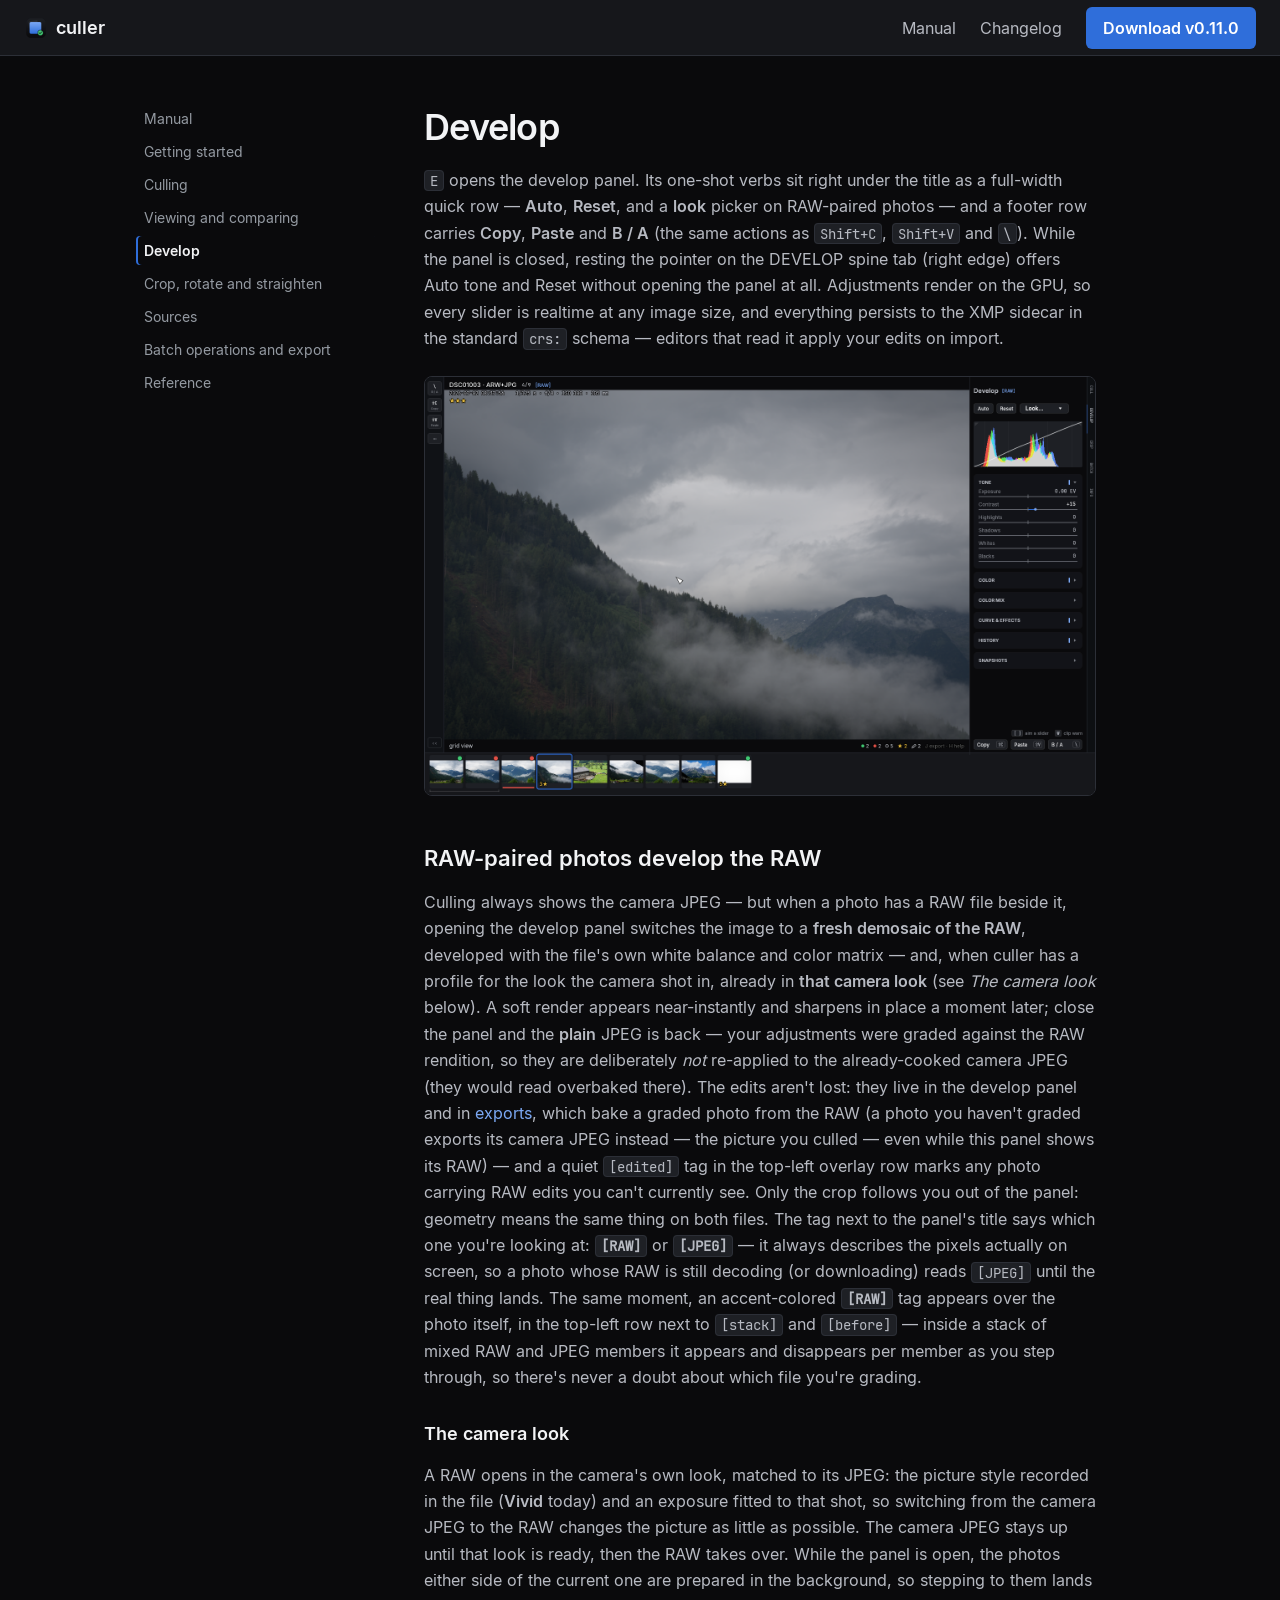
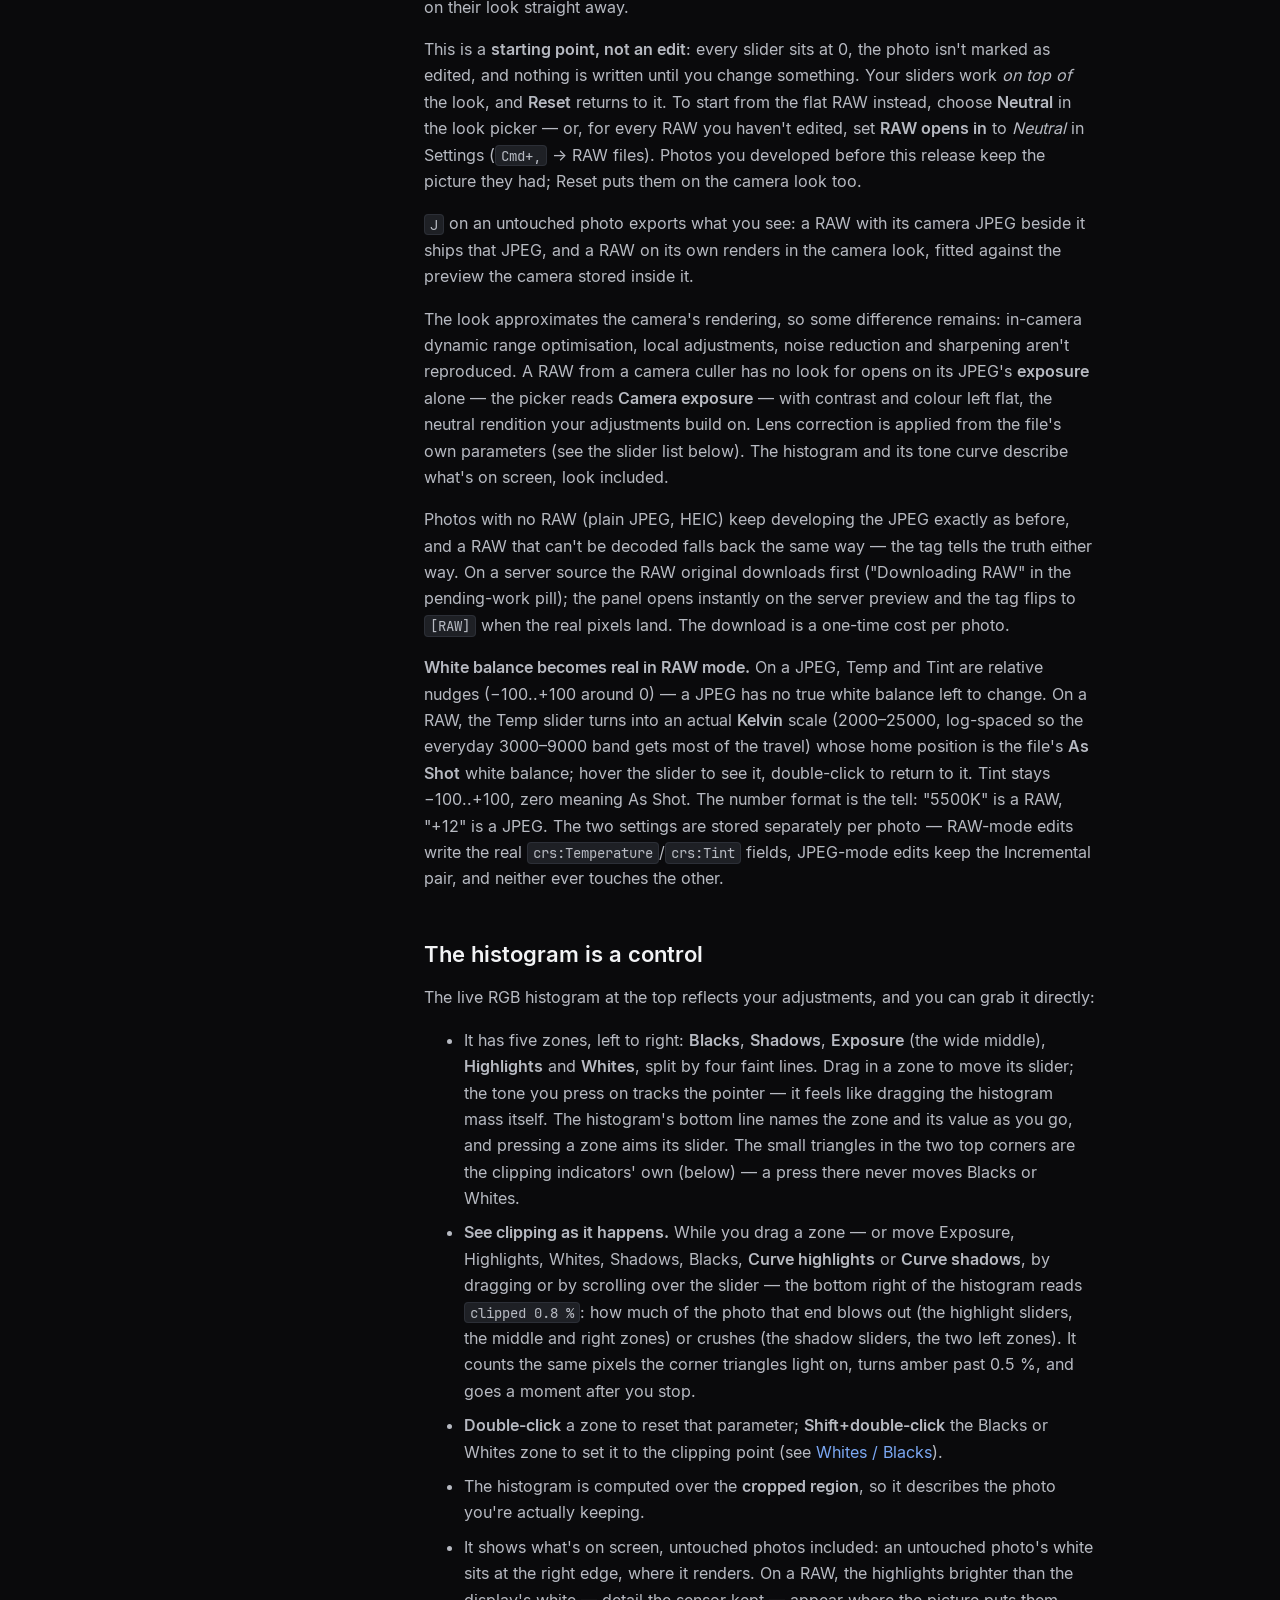
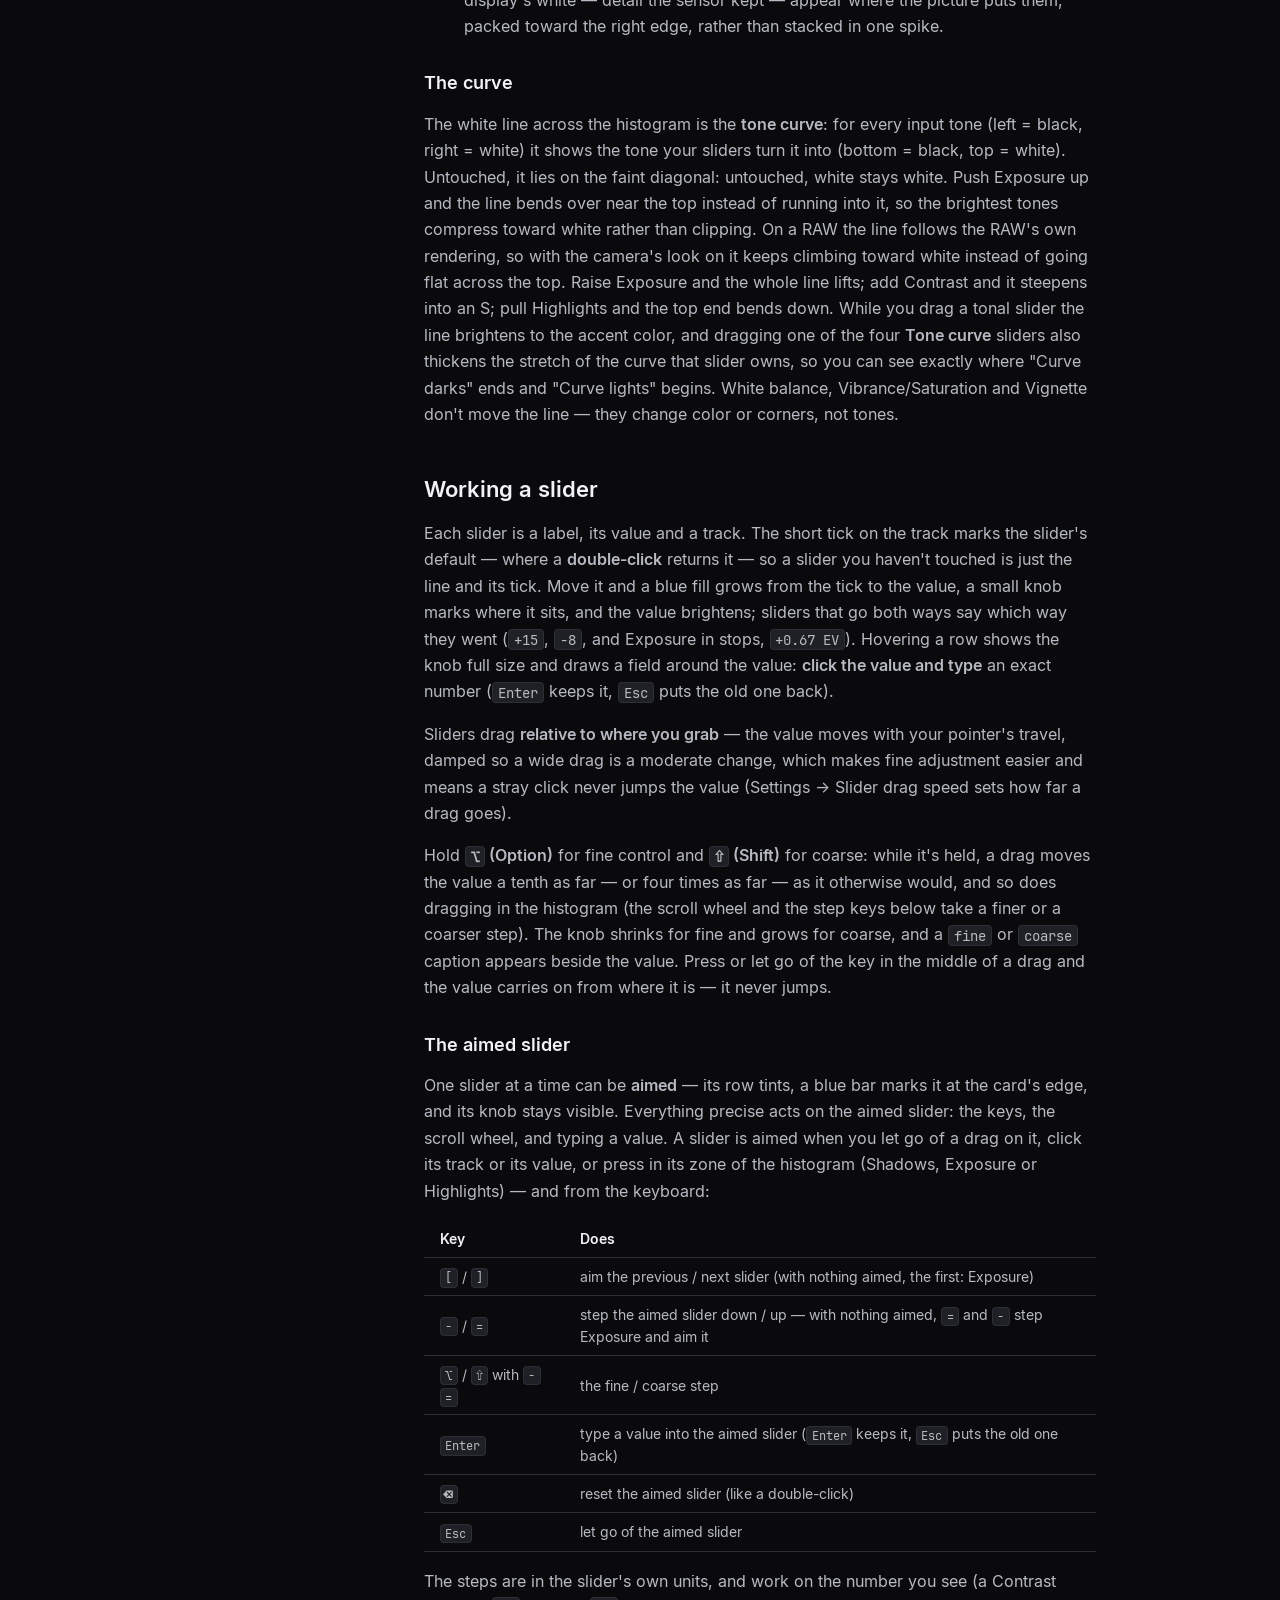
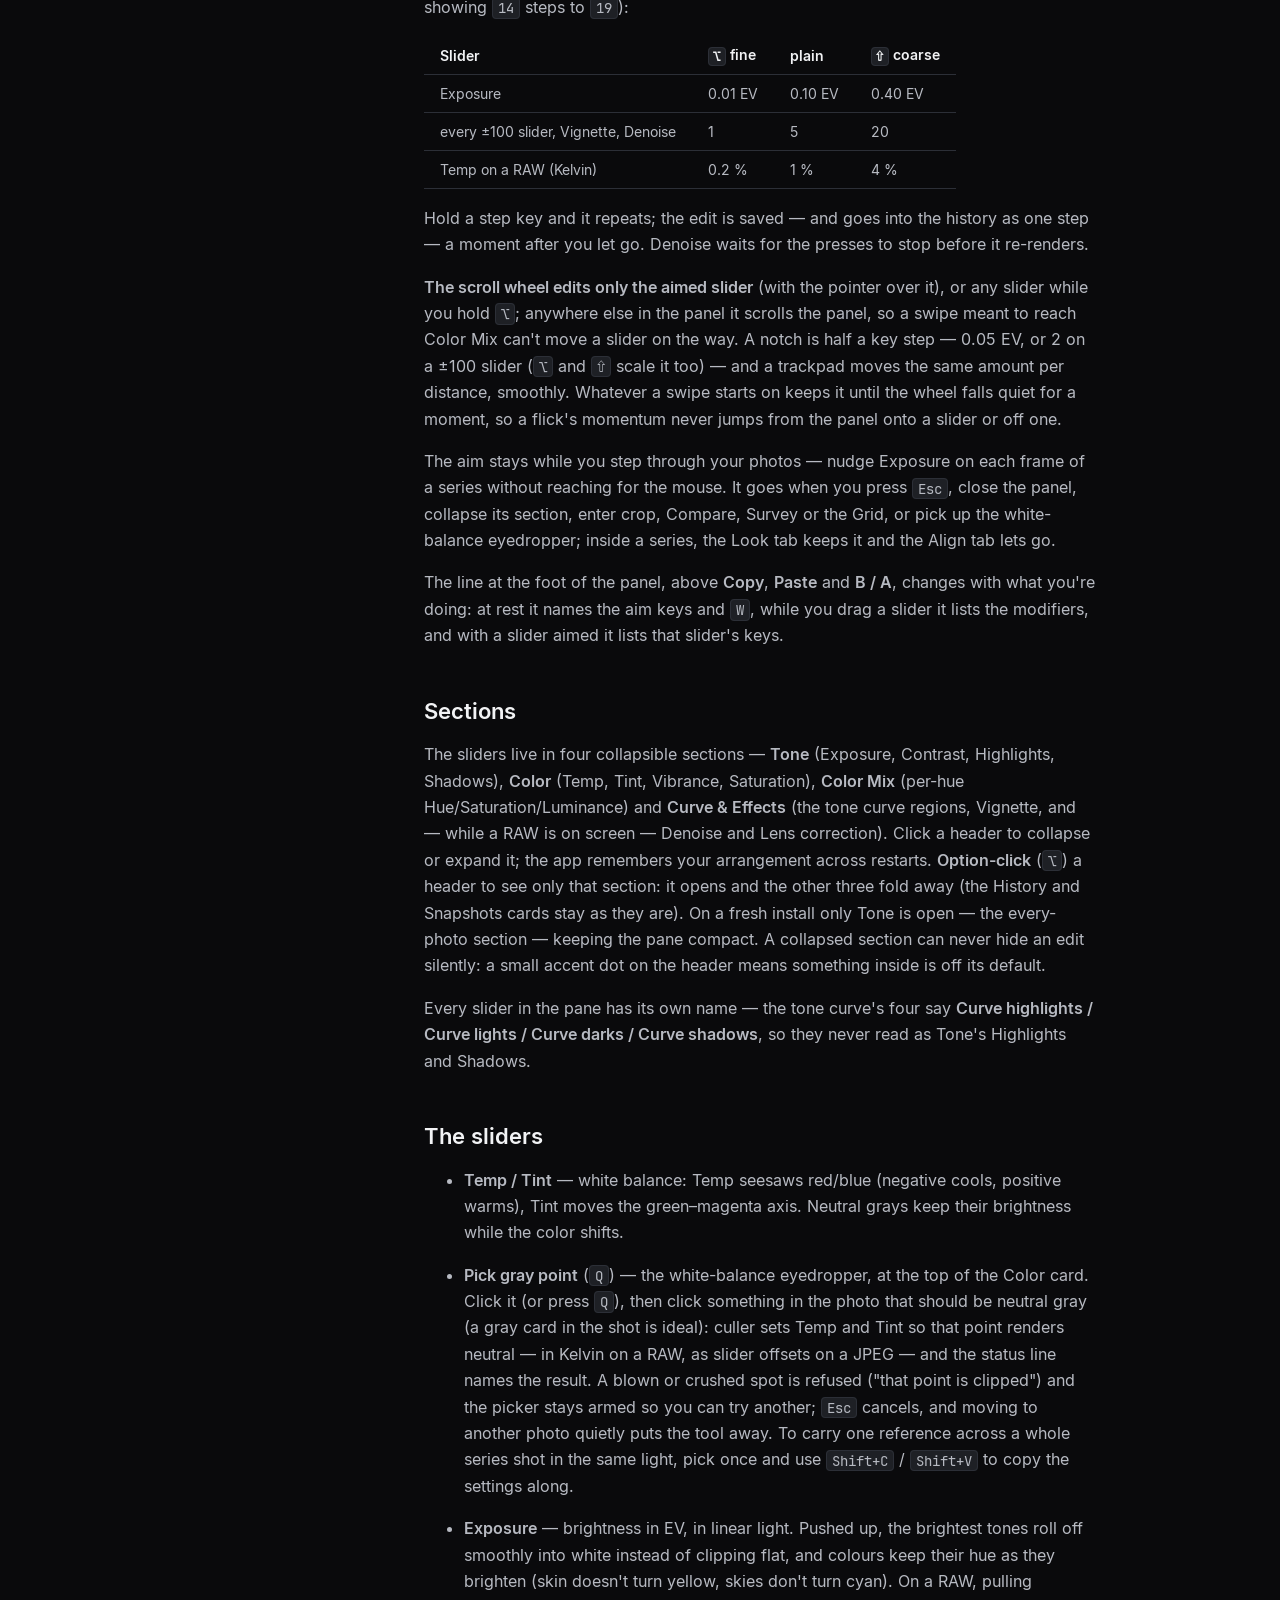
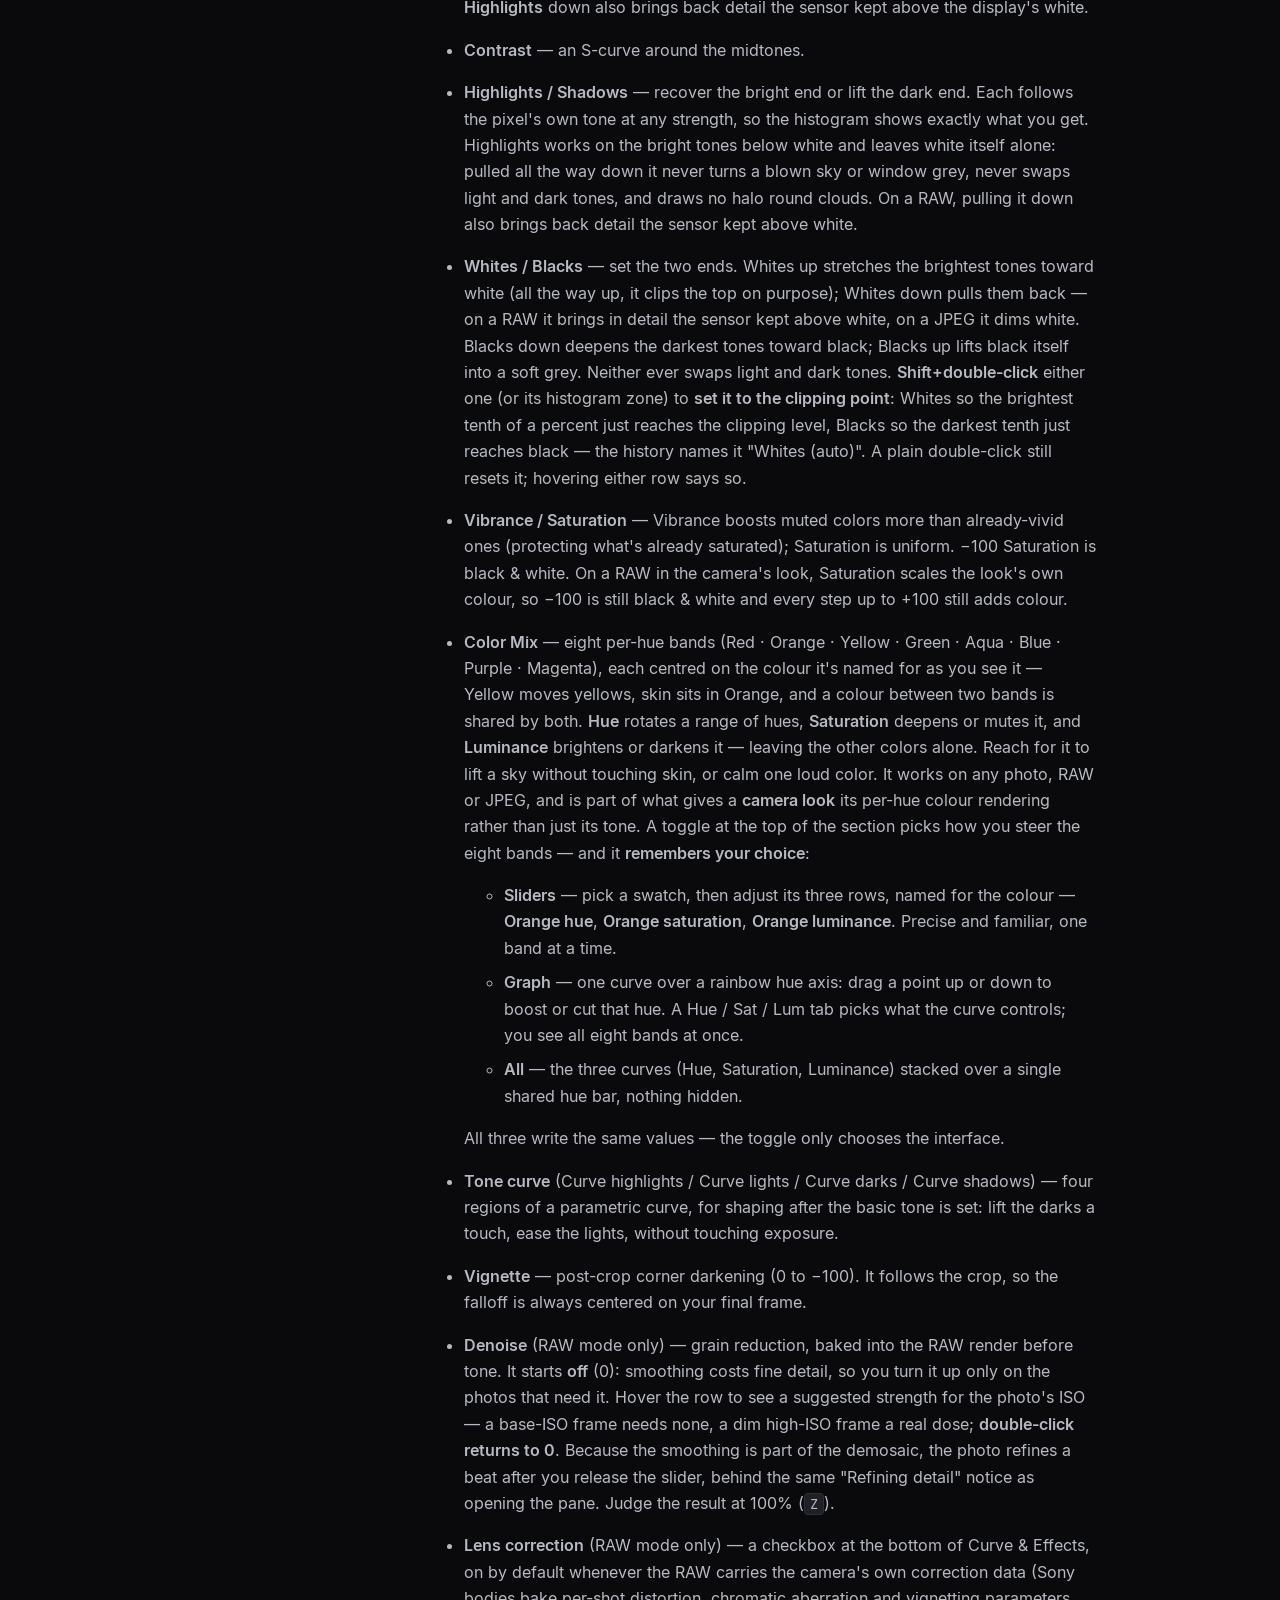
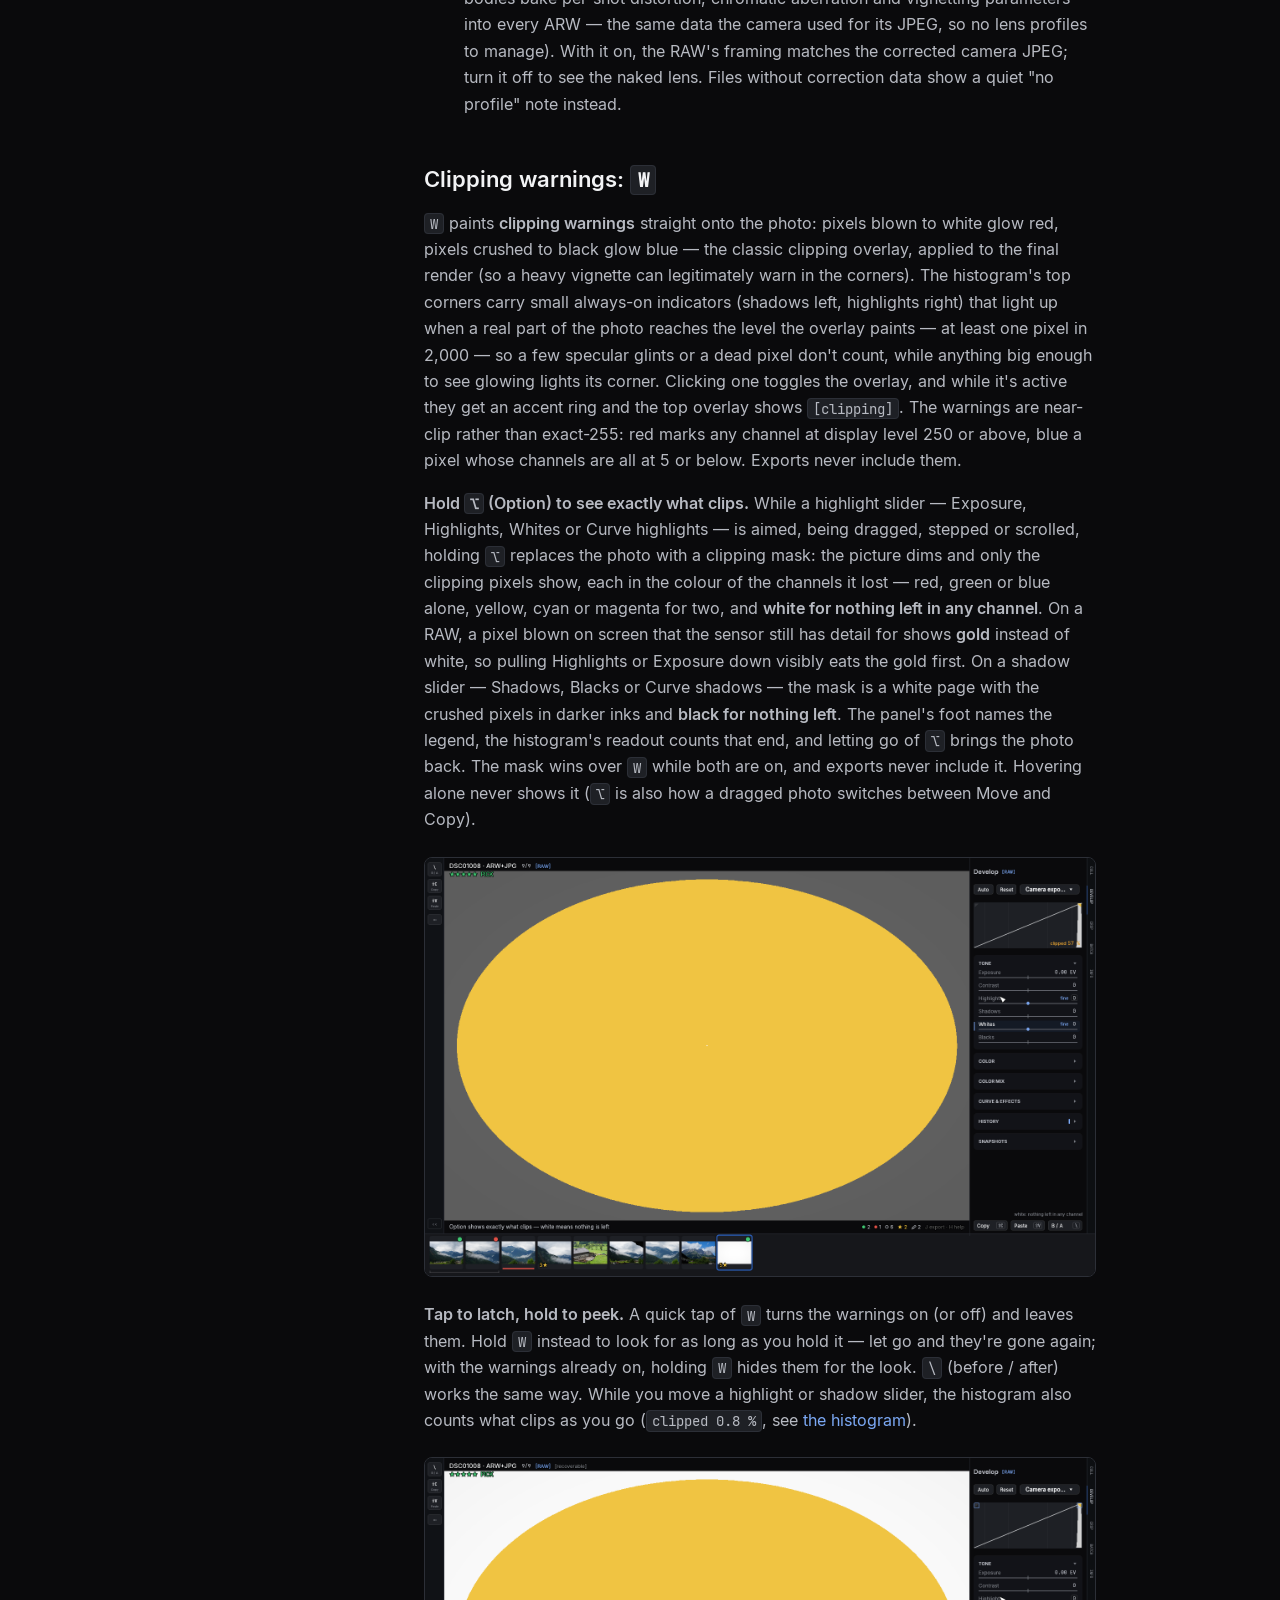
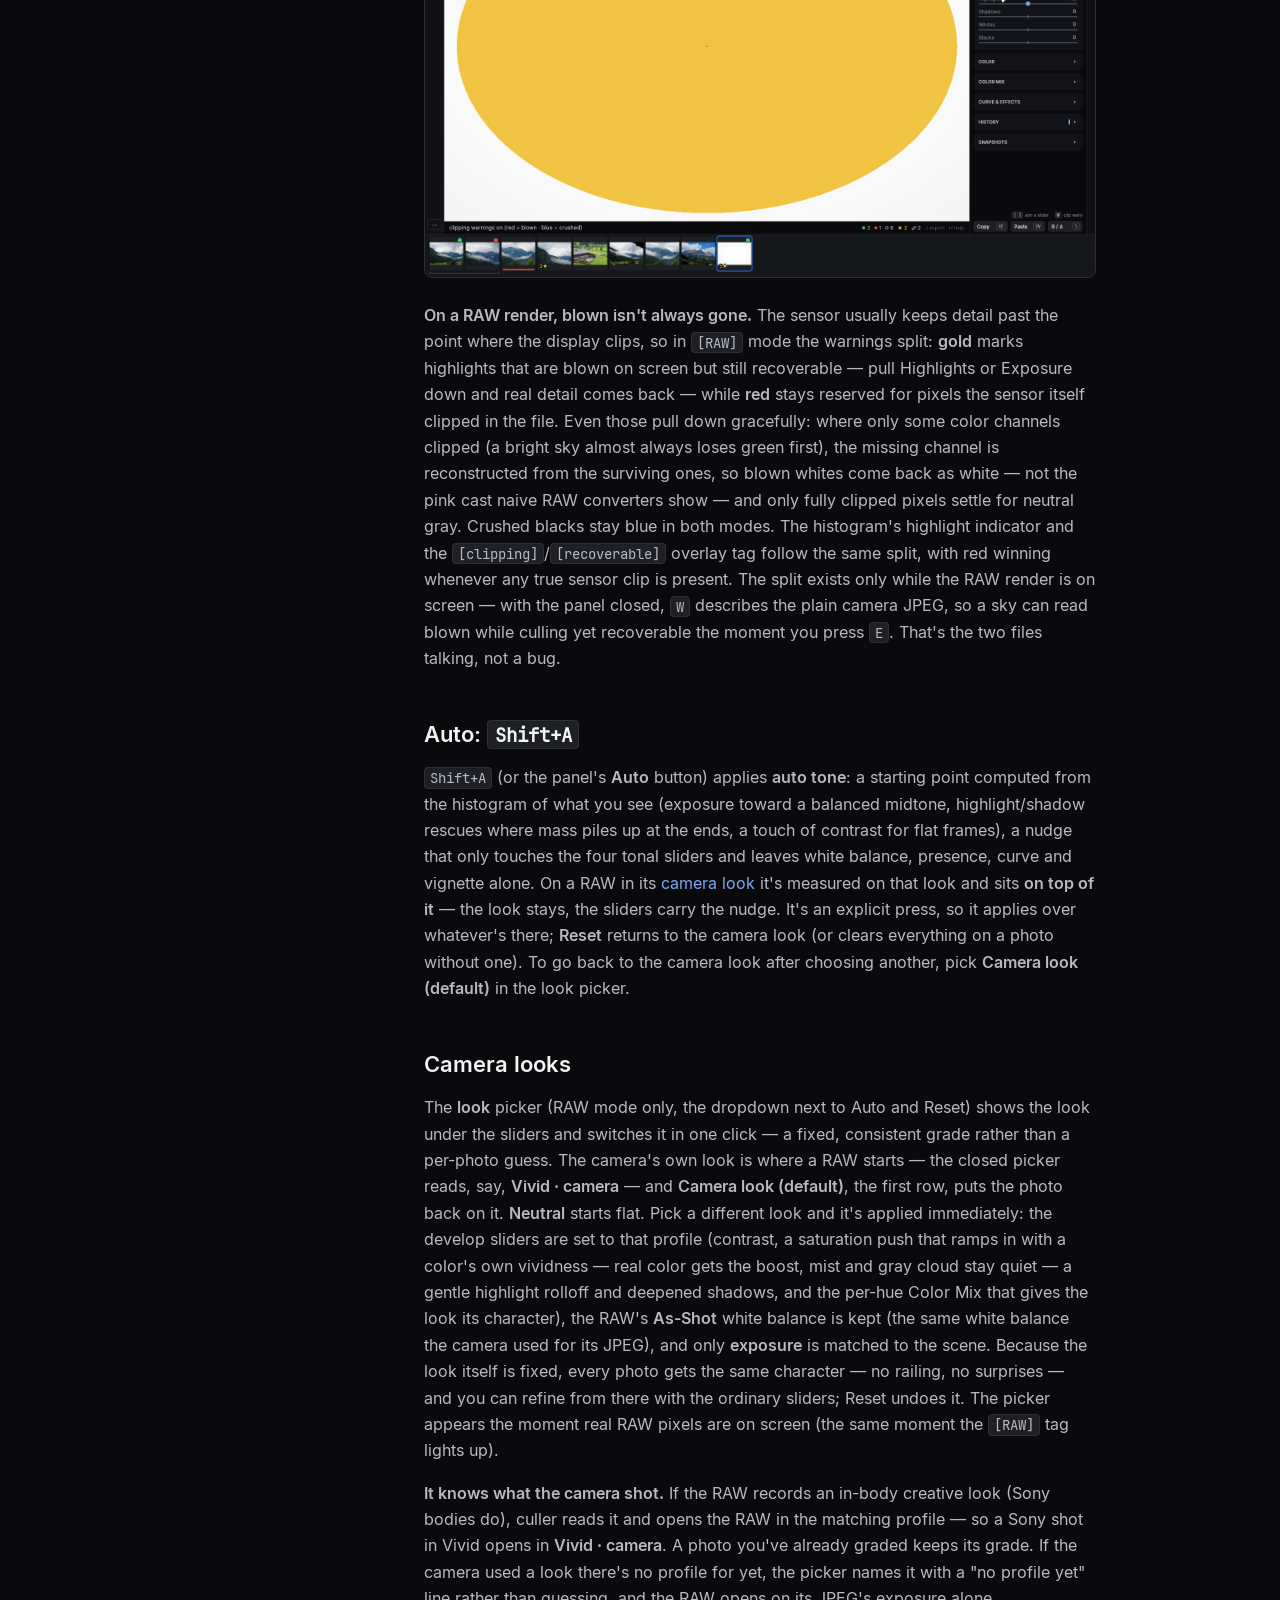
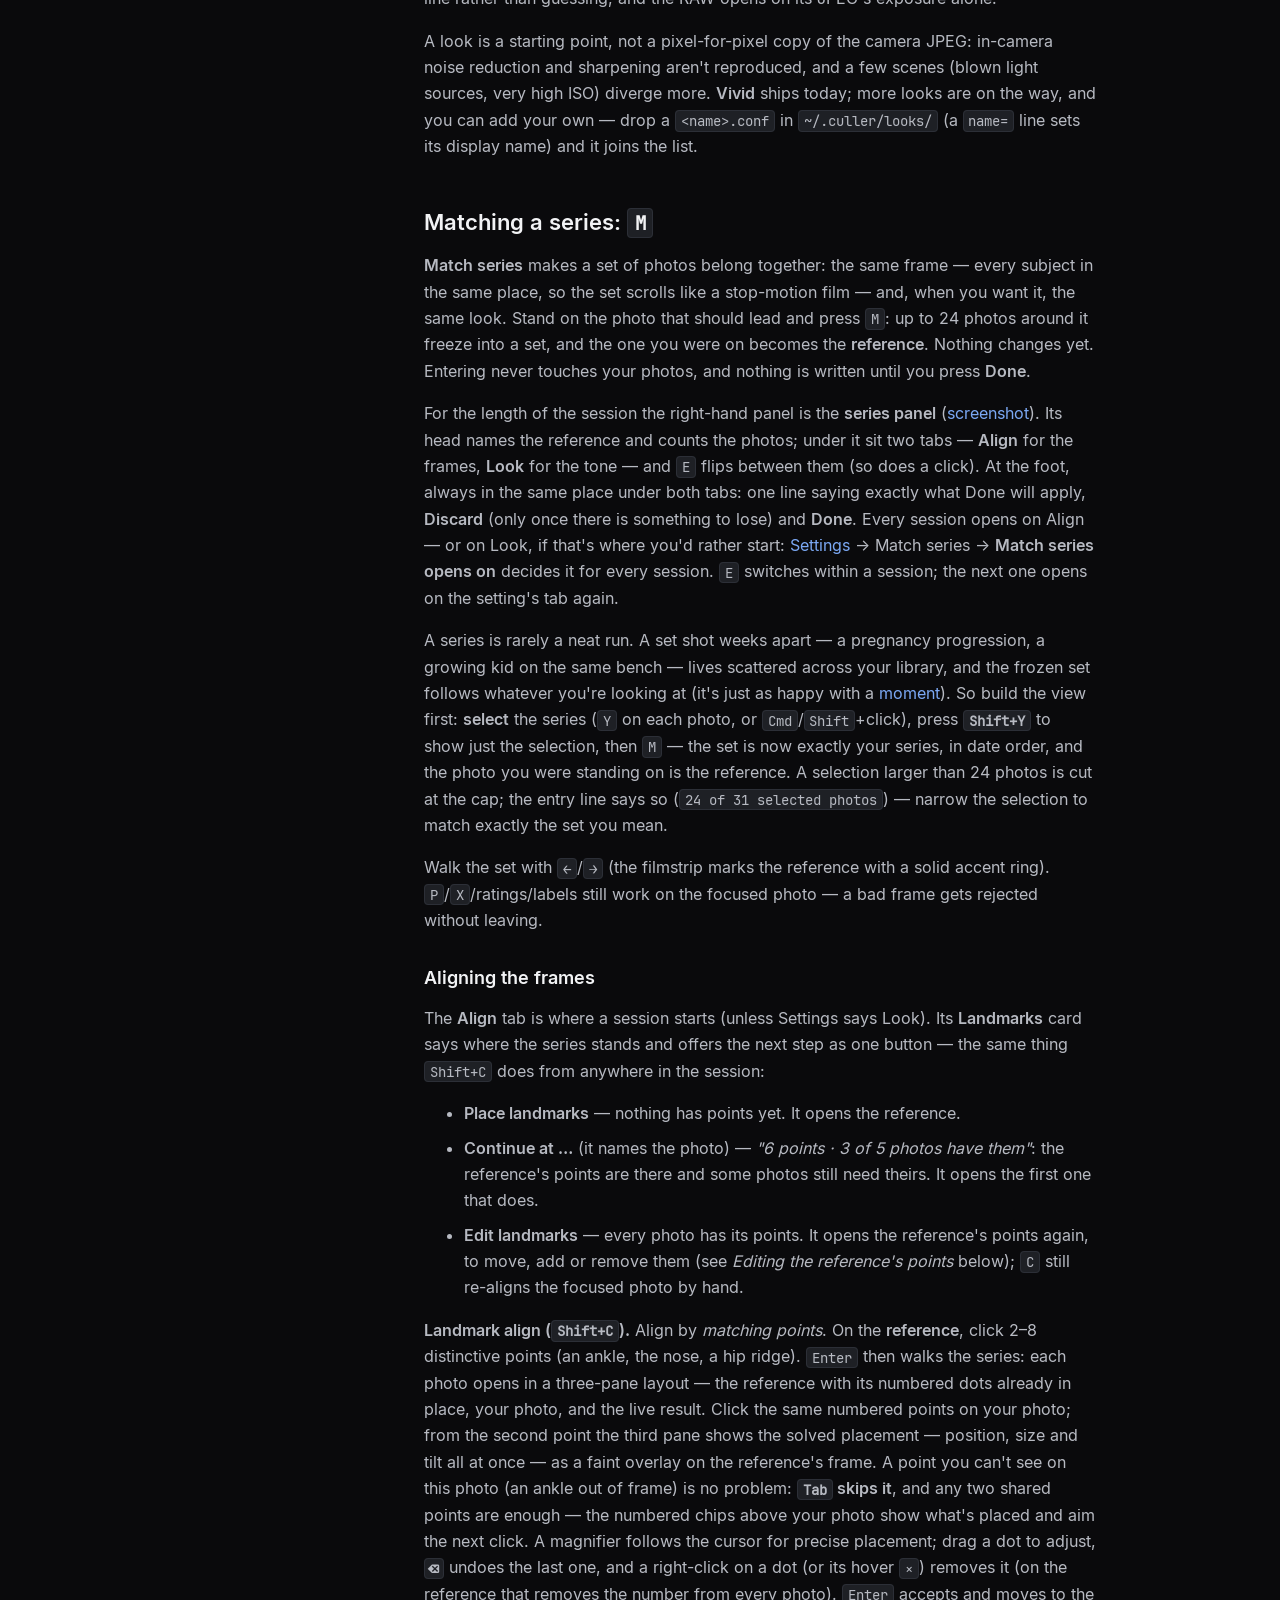
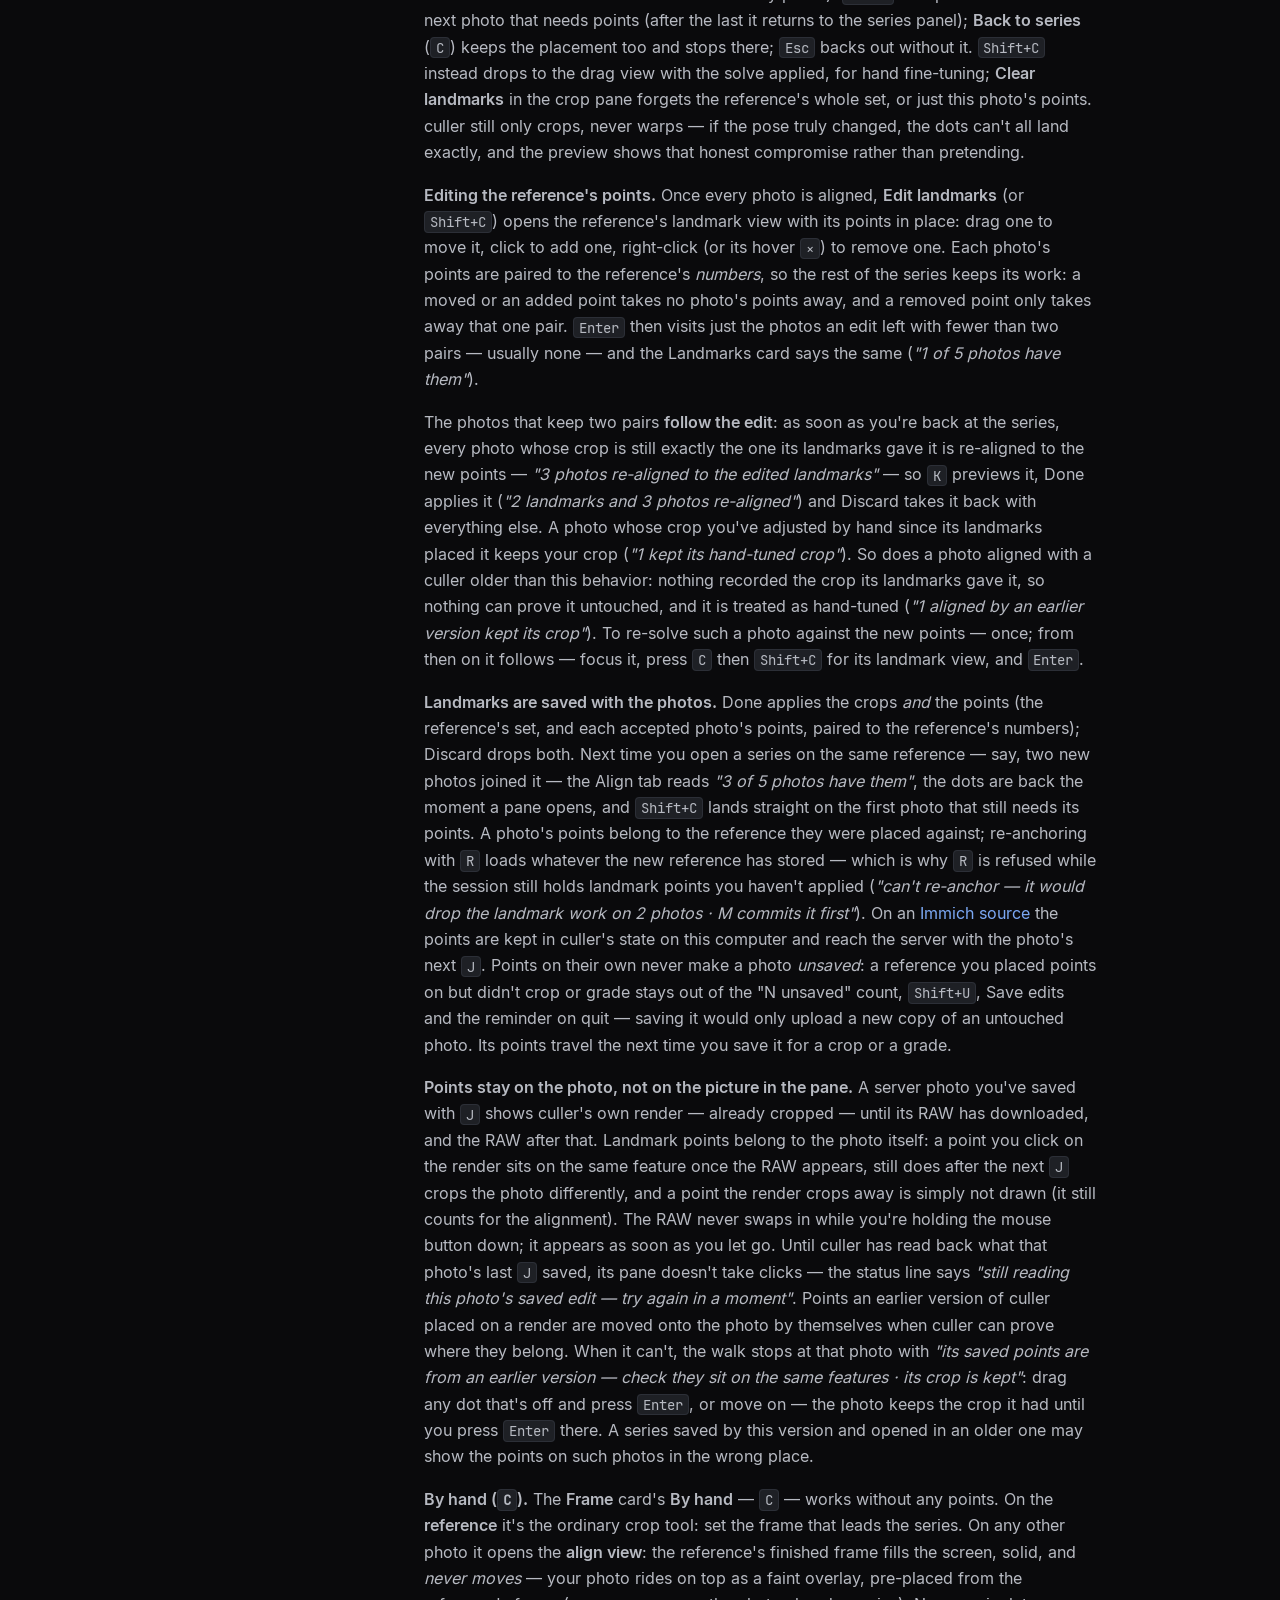
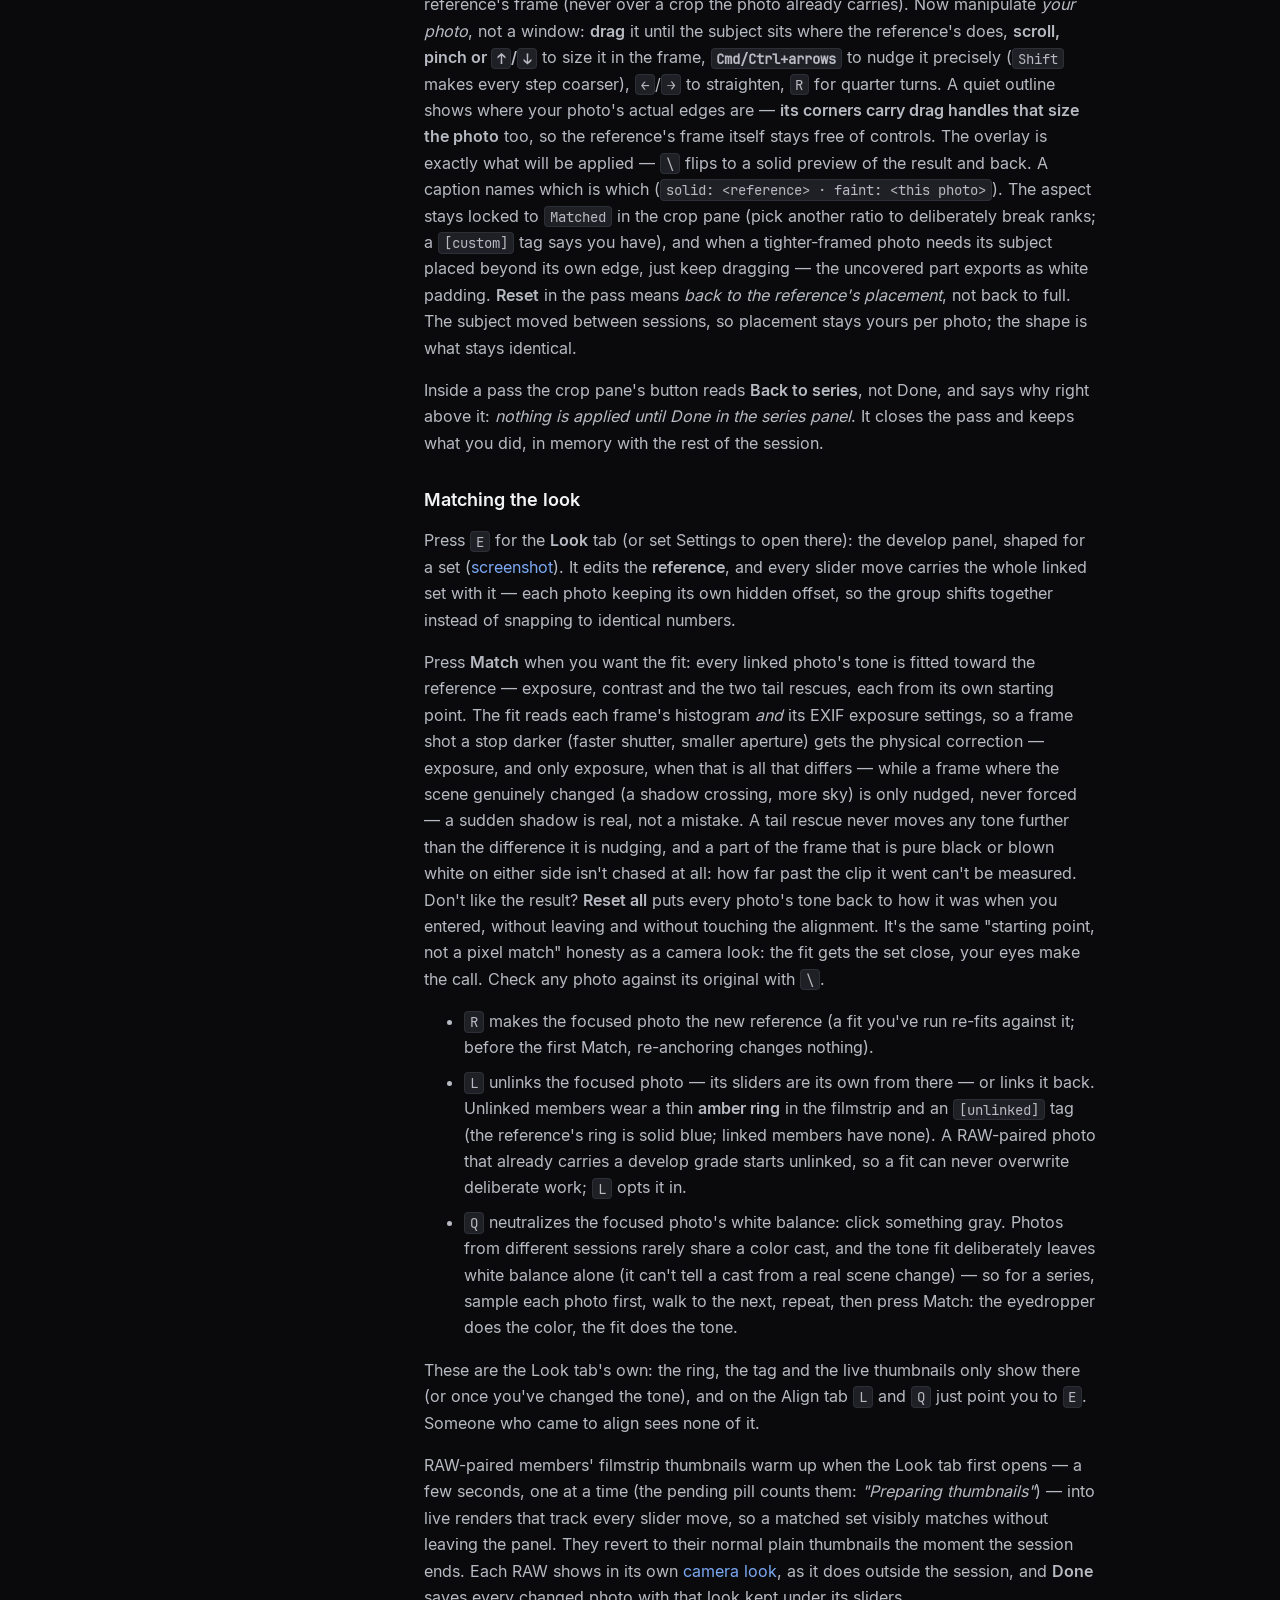
<file: manual/develop/index.html>
<!DOCTYPE html>
<html lang="en">
<head>
<meta charset="utf-8">
<meta name="viewport" content="width=device-width, initial-scale=1">
<title>Develop — culler manual</title>
<meta name="description" content="Extremely fast, keyboard-driven photo culling for macOS. RAW+JPEG pairs, develop and crop built in, everything non-destructive.">
<link rel="icon" type="image/png" href="https://mertenssander.github.io/culler-releases/img/icon-256.png">
<link rel="apple-touch-icon" href="https://mertenssander.github.io/culler-releases/img/icon-512.png">
<link rel="preload" href="https://mertenssander.github.io/culler-releases/fonts/Inter-Regular.woff2" as="font" type="font/woff2" crossorigin>
<link rel="preload" href="https://mertenssander.github.io/culler-releases/fonts/Inter-SemiBold.woff2" as="font" type="font/woff2" crossorigin>
<link rel="preload" href="https://mertenssander.github.io/culler-releases/fonts/JetBrainsMono-Regular.woff2" as="font" type="font/woff2" crossorigin>
<link rel="stylesheet" href="https://mertenssander.github.io/culler-releases/css/site.css?h=91cbe195ef2dc306fa63">
</head>
<body>
<header class="nav">
  <a class="nav-brand" href="https://mertenssander.github.io/culler-releases/">
    <img src="https://mertenssander.github.io/culler-releases/img/icon-256.png" alt="" width="24" height="24">
    <span>culler</span>
  </a>
  <nav class="nav-links">
    <a href="https://mertenssander.github.io/culler-releases/manual/">Manual</a>
    <a href="https://mertenssander.github.io/culler-releases/changelog/">Changelog</a>
    <a class="btn btn--accent" href="https://mertenssander.github.io/culler-releases/#download">Download v0.11.0</a>
  </nav>
  <details class="nav-menu">
    <summary aria-label="Menu">Menu</summary>
    <div class="nav-menu-panel">
      <a href="https://mertenssander.github.io/culler-releases/manual/">Manual</a>
      <a href="https://mertenssander.github.io/culler-releases/changelog/">Changelog</a>
      <a href="https://mertenssander.github.io/culler-releases/#download">Download v0.11.0</a>
    </div>
  </details>
</header>
<main>


<div class="docs">
  <aside class="docs-sidebar">
    <details class="docs-toc">
      <summary>Develop</summary>
      <nav>
        
        <a 
           href="https:&#x2F;&#x2F;mertenssander.github.io&#x2F;culler-releases&#x2F;manual&#x2F;getting-started&#x2F;">Getting started</a>
        
        <a 
           href="https:&#x2F;&#x2F;mertenssander.github.io&#x2F;culler-releases&#x2F;manual&#x2F;culling&#x2F;">Culling</a>
        
        <a 
           href="https:&#x2F;&#x2F;mertenssander.github.io&#x2F;culler-releases&#x2F;manual&#x2F;viewing&#x2F;">Viewing and comparing</a>
        
        <a class="active" aria-current="page"
           href="https:&#x2F;&#x2F;mertenssander.github.io&#x2F;culler-releases&#x2F;manual&#x2F;develop&#x2F;">Develop</a>
        
        <a 
           href="https:&#x2F;&#x2F;mertenssander.github.io&#x2F;culler-releases&#x2F;manual&#x2F;crop&#x2F;">Crop, rotate and straighten</a>
        
        <a 
           href="https:&#x2F;&#x2F;mertenssander.github.io&#x2F;culler-releases&#x2F;manual&#x2F;sources&#x2F;">Sources</a>
        
        <a 
           href="https:&#x2F;&#x2F;mertenssander.github.io&#x2F;culler-releases&#x2F;manual&#x2F;batch-and-export&#x2F;">Batch operations and export</a>
        
        <a 
           href="https:&#x2F;&#x2F;mertenssander.github.io&#x2F;culler-releases&#x2F;manual&#x2F;reference&#x2F;">Reference</a>
        
      </nav>
    </details>
    <nav class="docs-nav">
      <a href="https:&#x2F;&#x2F;mertenssander.github.io&#x2F;culler-releases&#x2F;manual&#x2F;">Manual</a>
      
      <a 
         href="https:&#x2F;&#x2F;mertenssander.github.io&#x2F;culler-releases&#x2F;manual&#x2F;getting-started&#x2F;">Getting started</a>
      
      <a 
         href="https:&#x2F;&#x2F;mertenssander.github.io&#x2F;culler-releases&#x2F;manual&#x2F;culling&#x2F;">Culling</a>
      
      <a 
         href="https:&#x2F;&#x2F;mertenssander.github.io&#x2F;culler-releases&#x2F;manual&#x2F;viewing&#x2F;">Viewing and comparing</a>
      
      <a class="active" aria-current="page"
         href="https:&#x2F;&#x2F;mertenssander.github.io&#x2F;culler-releases&#x2F;manual&#x2F;develop&#x2F;">Develop</a>
      
      <a 
         href="https:&#x2F;&#x2F;mertenssander.github.io&#x2F;culler-releases&#x2F;manual&#x2F;crop&#x2F;">Crop, rotate and straighten</a>
      
      <a 
         href="https:&#x2F;&#x2F;mertenssander.github.io&#x2F;culler-releases&#x2F;manual&#x2F;sources&#x2F;">Sources</a>
      
      <a 
         href="https:&#x2F;&#x2F;mertenssander.github.io&#x2F;culler-releases&#x2F;manual&#x2F;batch-and-export&#x2F;">Batch operations and export</a>
      
      <a 
         href="https:&#x2F;&#x2F;mertenssander.github.io&#x2F;culler-releases&#x2F;manual&#x2F;reference&#x2F;">Reference</a>
      
    </nav>
  </aside>
  <article class="prose">
    <h1>Develop</h1>
    <p><code>E</code> opens the develop panel. Its one-shot verbs sit right under the
title as a full-width quick row — <strong>Auto</strong>, <strong>Reset</strong>, and a <strong>look</strong>
picker on RAW-paired photos — and a footer row carries <strong>Copy</strong>,
<strong>Paste</strong> and <strong>B / A</strong> (the same actions as <code>Shift+C</code>, <code>Shift+V</code> and
<code>\</code>). While the panel is closed, resting the pointer on the DEVELOP
spine tab (right edge) offers Auto tone and Reset without opening the
panel at all. Adjustments render on the GPU, so every
slider is realtime at any image size, and everything persists to the XMP
sidecar in the standard <code>crs:</code> schema — editors that read it apply
your edits on import.</p>
<p><img src="../img/12-develop-graded.png" alt="The develop panel on a graded photo: non-default sliders and the live histogram" /></p>
<h2 id="raw-paired-photos-develop-the-raw">RAW-paired photos develop the RAW</h2>
<p>Culling always shows the camera JPEG — but when a photo has a RAW file
beside it, opening the develop panel switches the image to a <strong>fresh
demosaic of the RAW</strong>, developed with the file's own white balance and
color matrix — and, when culler has a profile for the look the camera
shot in, already in <strong>that camera look</strong> (see <em>The camera look</em> below).
A soft render appears near-instantly and sharpens in place a moment
later; close the panel and the <strong>plain</strong> JPEG is back — your
adjustments were graded against the RAW rendition, so they are
deliberately <em>not</em> re-applied to the already-cooked camera JPEG (they
would read overbaked there). The edits aren't lost: they live in the
develop panel and in <a href="https://mertenssander.github.io/culler-releases/manual/batch-and-export/#single-export-j-and-overwrite-shift-j">exports</a>,
which bake a graded photo from the RAW (a photo you haven't graded
exports its camera JPEG instead — the picture you culled — even while
this panel shows its RAW) — and a quiet <code>[edited]</code> tag in the top-left overlay row marks
any photo carrying RAW edits you can't currently see. Only the crop
follows you out of the panel: geometry means the same thing on both
files. The tag next to
the panel's title says which one you're looking at: <strong><code>[RAW]</code></strong> or
<strong><code>[JPEG]</code></strong> — it always describes the pixels actually on screen, so a
photo whose RAW is still decoding (or downloading) reads <code>[JPEG]</code> until
the real thing lands. The same moment, an accent-colored <strong><code>[RAW]</code></strong>
tag appears over the photo itself, in the top-left row next to
<code>[stack]</code> and <code>[before]</code> — inside a stack of mixed RAW and JPEG
members it appears and disappears per member as you step through, so
there's never a doubt about which file you're grading.</p>
<h3 id="the-camera-look">The camera look</h3>
<p>A RAW opens in the camera's own look, matched to its JPEG: the picture
style recorded in the file (<strong>Vivid</strong> today) and an exposure fitted to
that shot, so switching from the camera JPEG to the RAW changes the
picture as little as possible. The camera JPEG stays up until that look
is ready, then the RAW takes over. While the panel is open, the photos
either side of the current one are prepared in the background, so
stepping to them lands on their look straight away.</p>
<p>This is a <strong>starting point, not an edit</strong>: every slider sits at 0, the
photo isn't marked as edited, and nothing is written until you change
something. Your sliders work <em>on top of</em> the look, and <strong>Reset</strong> returns
to it. To start from the flat RAW instead, choose <strong>Neutral</strong> in the
look picker — or, for every RAW you haven't edited, set <strong>RAW opens in</strong>
to <em>Neutral</em> in Settings (<code>Cmd+,</code> → RAW files). Photos you developed before this release keep the picture
they had; Reset puts them on the camera look too.</p>
<p><code>J</code> on an untouched photo exports what you see: a RAW with its camera
JPEG beside it ships that JPEG, and a RAW on its own renders in the
camera look, fitted against the preview the camera stored inside it.</p>
<p>The look approximates the camera's rendering, so some difference
remains: in-camera dynamic range optimisation, local adjustments,
noise reduction and sharpening aren't reproduced. A RAW from a camera
culler has no look for opens on its JPEG's <strong>exposure</strong> alone — the
picker reads <strong>Camera exposure</strong> — with contrast and colour left flat,
the neutral rendition your adjustments build on. Lens correction is
applied from the file's own parameters (see the slider list below). The
histogram and its tone curve describe what's on screen, look included.</p>
<p>Photos with no RAW (plain JPEG, HEIC) keep developing the JPEG exactly
as before, and a RAW that can't be decoded falls back the same way — the
tag tells the truth either way. On a server source the RAW original
downloads first ("Downloading RAW" in the pending-work pill); the panel
opens instantly on the server preview and the tag flips to <code>[RAW]</code> when
the real pixels land. The download is a one-time cost per photo.</p>
<p><strong>White balance becomes real in RAW mode.</strong> On a JPEG, Temp and Tint
are relative nudges (−100..+100 around 0) — a JPEG has no true white
balance left to change. On a RAW, the Temp slider turns into an actual
<strong>Kelvin</strong> scale (2000–25000, log-spaced so the everyday 3000–9000 band
gets most of the travel) whose home position is the file's <strong>As Shot</strong>
white balance; hover the slider to see it, double-click to return to
it. Tint stays −100..+100, zero meaning As Shot. The number format is
the tell: "5500K" is a RAW, "+12" is a JPEG. The two settings are
stored separately per photo — RAW-mode edits write the real
<code>crs:Temperature</code>/<code>crs:Tint</code> fields, JPEG-mode edits keep the
Incremental pair, and neither ever touches the other.</p>
<h2 id="the-histogram-is-a-control">The histogram is a control</h2>
<p>The live RGB histogram at the top reflects your adjustments, and you can
grab it directly:</p>
<ul>
<li>It has five zones, left to right: <strong>Blacks</strong>, <strong>Shadows</strong>,
<strong>Exposure</strong> (the wide middle), <strong>Highlights</strong> and <strong>Whites</strong>, split
by four faint lines. Drag in a zone to move its slider; the tone you
press on tracks the pointer — it feels like dragging the histogram
mass itself. The histogram's bottom line names the zone and its value
as you go, and pressing a zone aims its slider. The small triangles in
the two top corners are the clipping indicators' own (below) — a press
there never moves Blacks or Whites.</li>
<li><strong>See clipping as it happens.</strong> While you drag a zone — or move
Exposure, Highlights, Whites, Shadows, Blacks, <strong>Curve highlights</strong> or
<strong>Curve shadows</strong>, by dragging or by scrolling over the slider — the
bottom right of the histogram reads <code>clipped 0.8 %</code>: how much of the
photo that end blows out (the highlight sliders, the middle and right
zones) or crushes (the shadow sliders, the two left zones). It counts the
same pixels the corner triangles light on, turns amber past 0.5 %, and
goes a moment after you stop.</li>
<li><strong>Double-click</strong> a zone to reset that parameter; <strong>Shift+double-click</strong>
the Blacks or Whites zone to set it to the clipping point (see
<a href="https://mertenssander.github.io/culler-releases/manual/develop/#the-sliders">Whites / Blacks</a>).</li>
<li>The histogram is computed over the <strong>cropped region</strong>, so it describes
the photo you're actually keeping.</li>
<li>It shows what's on screen, untouched photos included: an untouched
photo's white sits at the right edge, where it renders. On a RAW, the highlights brighter than the display's white
— detail the sensor kept — appear where the picture puts them, packed
toward the right edge, rather than stacked in one spike.</li>
</ul>
<h3 id="the-curve">The curve</h3>
<p>The white line across the histogram is the <strong>tone curve</strong>: for every
input tone (left = black, right = white) it shows the tone your sliders
turn it into (bottom = black, top = white). Untouched, it lies on the
faint diagonal: untouched, white stays white. Push Exposure up and the
line bends over near the top instead of running into it, so the brightest
tones compress toward white rather than clipping. On a RAW the line follows the RAW's own rendering, so with the camera's
look on it keeps climbing toward white instead of going flat across the
top. Raise Exposure and the whole line lifts; add Contrast and it steepens
into an S; pull Highlights and the top end bends down. While you drag a
tonal slider the line brightens to the accent color, and dragging one of
the four <strong>Tone curve</strong> sliders also thickens the stretch of the curve
that slider owns, so you can see exactly where "Curve darks" ends and
"Curve lights" begins. White balance, Vibrance/Saturation and Vignette don't move the
line — they change color or corners, not tones.</p>
<h2 id="working-a-slider">Working a slider</h2>
<p>Each slider is a label, its value and a track. The short tick on the
track marks the slider's default — where a <strong>double-click</strong> returns it —
so a slider you haven't touched is just the line and its tick. Move it
and a blue fill grows from the tick to the value, a small knob marks
where it sits, and the value brightens; sliders that go both ways say
which way they went (<code>+15</code>, <code>−8</code>, and Exposure in stops, <code>+0.67 EV</code>).
Hovering a row shows the knob full size and draws a field around the
value: <strong>click the value and type</strong> an exact number (<code>Enter</code> keeps it,
<code>Esc</code> puts the old one back).</p>
<p>Sliders drag <strong>relative to where you grab</strong> — the value moves with your
pointer's travel, damped so a wide drag is a moderate change, which makes
fine adjustment easier and means a stray click never jumps the value
(Settings → Slider drag speed sets how far a drag goes).</p>
<p>Hold <strong><code>⌥</code> (Option)</strong> for fine control and <strong><code>⇧</code> (Shift)</strong> for coarse:
while it's held, a drag moves the value a tenth as far — or four times as
far — as it otherwise would, and so does dragging in the histogram (the
scroll wheel and the step keys below take a finer or a coarser step). The knob shrinks for fine and grows for
coarse, and a <code>fine</code> or <code>coarse</code> caption appears beside the value. Press
or let go of the key in the middle of a drag and the value carries on
from where it is — it never jumps.</p>
<h3 id="the-aimed-slider">The aimed slider</h3>
<p>One slider at a time can be <strong>aimed</strong> — its row tints, a blue bar marks
it at the card's edge, and its knob stays visible. Everything precise
acts on the aimed slider: the keys, the scroll wheel, and typing a value.
A slider is aimed when you let go of a drag on it, click its track or its
value, or press in its zone of the histogram (Shadows, Exposure or
Highlights) — and from the keyboard:</p>
<table><thead><tr><th>Key</th><th>Does</th></tr></thead><tbody>
<tr><td><code>[</code> / <code>]</code></td><td>aim the previous / next slider (with nothing aimed, the first: Exposure)</td></tr>
<tr><td><code>-</code> / <code>=</code></td><td>step the aimed slider down / up — with nothing aimed, <code>=</code> and <code>-</code> step Exposure and aim it</td></tr>
<tr><td><code>⌥</code> / <code>⇧</code> with <code>-</code> <code>=</code></td><td>the fine / coarse step</td></tr>
<tr><td><code>Enter</code></td><td>type a value into the aimed slider (<code>Enter</code> keeps it, <code>Esc</code> puts the old one back)</td></tr>
<tr><td><code>⌫</code></td><td>reset the aimed slider (like a double-click)</td></tr>
<tr><td><code>Esc</code></td><td>let go of the aimed slider</td></tr>
</tbody></table>
<p>The steps are in the slider's own units, and work on the number you see
(a Contrast showing <code>14</code> steps to <code>19</code>):</p>
<table><thead><tr><th>Slider</th><th><code>⌥</code> fine</th><th>plain</th><th><code>⇧</code> coarse</th></tr></thead><tbody>
<tr><td>Exposure</td><td>0.01 EV</td><td>0.10 EV</td><td>0.40 EV</td></tr>
<tr><td>every ±100 slider, Vignette, Denoise</td><td>1</td><td>5</td><td>20</td></tr>
<tr><td>Temp on a RAW (Kelvin)</td><td>0.2 %</td><td>1 %</td><td>4 %</td></tr>
</tbody></table>
<p>Hold a step key and it repeats; the edit is saved — and goes into the
history as one step — a moment after you let go. Denoise waits for the
presses to stop before it re-renders.</p>
<p><strong>The scroll wheel edits only the aimed slider</strong> (with the pointer over
it), or any slider while you hold <code>⌥</code>; anywhere else in the panel it
scrolls the panel, so a swipe meant to reach Color Mix can't move a
slider on the way. A notch is half a key step — 0.05 EV, or 2 on a ±100
slider (<code>⌥</code> and <code>⇧</code> scale it too) — and a trackpad moves the same amount
per distance, smoothly. Whatever a swipe starts on keeps it until the
wheel falls quiet for a moment, so a flick's momentum never jumps from
the panel onto a slider or off one.</p>
<p>The aim stays while you step through your photos — nudge Exposure on each
frame of a series without reaching for the mouse. It goes when you press
<code>Esc</code>, close the panel, collapse its section, enter crop, Compare, Survey
or the Grid, or pick up the white-balance eyedropper; inside a series,
the Look tab keeps it and the Align tab lets go.</p>
<p>The line at the foot of the panel, above <strong>Copy</strong>, <strong>Paste</strong> and
<strong>B / A</strong>, changes with what you're doing: at rest it names the aim keys
and <code>W</code>, while you drag a slider it lists the modifiers, and with a slider
aimed it lists that slider's keys.</p>
<h2 id="sections">Sections</h2>
<p>The sliders live in four collapsible sections — <strong>Tone</strong> (Exposure,
Contrast, Highlights, Shadows), <strong>Color</strong> (Temp, Tint, Vibrance,
Saturation), <strong>Color Mix</strong> (per-hue Hue/Saturation/Luminance) and
<strong>Curve &amp; Effects</strong> (the tone curve regions, Vignette, and — while a RAW
is on screen — Denoise and Lens
correction). Click a header to collapse or expand it; the app remembers
your arrangement across restarts. <strong>Option-click</strong> (<code>⌥</code>) a header to see
only that section: it opens and the other three fold away (the History
and Snapshots cards stay as they are). On a fresh install only Tone is open —
the every-photo section — keeping the pane compact. A collapsed section
can never hide an edit silently: a small accent dot on the header means
something inside is off its default.</p>
<p>Every slider in the pane has its own name — the tone curve's four say
<strong>Curve highlights / Curve lights / Curve darks / Curve shadows</strong>, so
they never read as Tone's Highlights and Shadows.</p>
<h2 id="the-sliders">The sliders</h2>
<ul>
<li>
<p><strong>Temp / Tint</strong> — white balance: Temp seesaws red/blue (negative cools,
positive warms), Tint moves the green–magenta axis. Neutral grays keep
their brightness while the color shifts.</p>
</li>
<li>
<p><strong>Pick gray point</strong> (<code>Q</code>) — the white-balance eyedropper, at the top of
the Color card. Click it (or press <code>Q</code>), then click something in the photo that should be
neutral gray (a gray card in the shot is ideal): culler sets Temp and
Tint so that point renders neutral — in Kelvin on a RAW, as slider
offsets on a JPEG — and the status line names the result. A blown or
crushed spot is refused ("that point is clipped") and the picker stays
armed so you can try another; <code>Esc</code> cancels, and moving to another
photo quietly puts the tool away. To carry one reference across a
whole series shot in the same light, pick once and use <code>Shift+C</code> /
<code>Shift+V</code> to copy the settings along.</p>
</li>
<li>
<p><strong>Exposure</strong> — brightness in EV, in linear light. Pushed up, the
brightest tones roll off smoothly into white instead of clipping flat,
and colours keep their hue as they brighten (skin doesn't turn yellow,
skies don't turn cyan). On a RAW, pulling <strong>Highlights</strong> down also
brings back detail the sensor kept above the display's white.</p>
</li>
<li>
<p><strong>Contrast</strong> — an S-curve around the midtones.</p>
</li>
<li>
<p><strong>Highlights / Shadows</strong> — recover the bright end or lift the dark end.
Each follows the pixel's own tone at any strength, so the histogram
shows exactly what you get. Highlights works on the bright tones below
white and leaves white itself alone: pulled all the way down it never
turns a blown sky or window grey, never swaps light and dark tones, and
draws no halo round clouds. On a RAW, pulling it down also brings back
detail the sensor kept above white.</p>
</li>
<li>
<p><strong>Whites / Blacks</strong> — set the two ends. Whites up stretches the
brightest tones toward white (all the way up, it clips the top on
purpose); Whites down pulls them back — on a RAW it brings in detail
the sensor kept above white, on a JPEG it dims white. Blacks down
deepens the darkest tones toward black; Blacks up lifts black itself
into a soft grey. Neither ever swaps light and dark tones.
<strong>Shift+double-click</strong> either one (or its histogram zone) to <strong>set it
to the clipping point</strong>: Whites so the brightest tenth of a percent
just reaches the clipping level, Blacks so the darkest tenth just
reaches black — the history names it "Whites (auto)". A plain
double-click still resets it; hovering either row says so.</p>
</li>
<li>
<p><strong>Vibrance / Saturation</strong> — Vibrance boosts muted colors more than
already-vivid ones (protecting what's already saturated); Saturation is
uniform. −100 Saturation is black &amp; white. On a RAW in the camera's
look, Saturation scales the look's own colour, so −100 is still black &amp;
white and every step up to +100 still adds colour.</p>
</li>
<li>
<p><strong>Color Mix</strong> — eight per-hue bands (Red · Orange · Yellow · Green ·
Aqua · Blue · Purple · Magenta), each centred on the colour it's named
for as you see it — Yellow moves yellows, skin sits in Orange, and a
colour between two bands is shared by both. <strong>Hue</strong> rotates a range of hues,
<strong>Saturation</strong> deepens or mutes it, and <strong>Luminance</strong> brightens or
darkens it — leaving the other colors alone. Reach for it to lift a sky
without touching skin, or calm one loud color. It works on any photo,
RAW or JPEG, and is part of what gives a <strong>camera look</strong> its per-hue
colour rendering rather than just its tone. A toggle at the top of the
section picks how you steer the eight bands — and it <strong>remembers your
choice</strong>:</p>
<ul>
<li><strong>Sliders</strong> — pick a swatch, then adjust its three rows, named for
the colour — <strong>Orange hue</strong>, <strong>Orange saturation</strong>, <strong>Orange
luminance</strong>. Precise and familiar, one band at a time.</li>
<li><strong>Graph</strong> — one curve over a rainbow hue axis: drag a point up or down
to boost or cut that hue. A Hue / Sat / Lum tab picks what the curve
controls; you see all eight bands at once.</li>
<li><strong>All</strong> — the three curves (Hue, Saturation, Luminance) stacked over a
single shared hue bar, nothing hidden.</li>
</ul>
<p>All three write the same values — the toggle only chooses the interface.</p>
</li>
<li>
<p><strong>Tone curve</strong> (Curve highlights / Curve lights / Curve darks / Curve
shadows) — four regions
of a parametric curve, for shaping after the basic tone is set: lift
the darks a touch, ease the lights, without touching exposure.</p>
</li>
<li>
<p><strong>Vignette</strong> — post-crop corner darkening (0 to −100). It follows the
crop, so the falloff is always centered on your final frame.</p>
</li>
<li>
<p><strong>Denoise</strong> (RAW mode only) — grain reduction, baked into the RAW
render before tone. It starts <strong>off</strong> (0): smoothing costs fine detail,
so you turn it up only on the photos that need it. Hover the row to
see a suggested strength for the photo's ISO — a base-ISO frame needs
none, a dim high-ISO frame a real dose; <strong>double-click returns to 0</strong>.
Because the smoothing is part of the demosaic, the photo refines a
beat after you release the slider, behind the same "Refining detail"
notice as opening the pane.
Judge the result at 100% (<code>Z</code>).</p>
</li>
<li>
<p><strong>Lens correction</strong> (RAW mode only) — a checkbox at the bottom of
Curve &amp; Effects, on by default whenever the RAW carries the camera's
own correction data (Sony bodies bake per-shot distortion, chromatic
aberration and vignetting parameters into every ARW — the same data
the camera used for its JPEG, so no lens profiles to manage). With it
on, the RAW's framing matches the corrected camera JPEG; turn it off
to see the naked lens. Files without correction data show a quiet
"no profile" note instead.</p>
</li>
</ul>
<h2 id="clipping-warnings-w">Clipping warnings: <code>W</code></h2>
<p><code>W</code> paints <strong>clipping warnings</strong> straight onto the photo: pixels blown
to white glow red, pixels crushed to black glow blue — the classic
clipping overlay, applied to the final render (so a heavy vignette can
legitimately warn in the corners). The histogram's top corners carry
small always-on indicators (shadows left, highlights right) that light
up when a real part of the photo reaches the level the overlay paints —
at least one pixel in 2,000 — so a few specular glints or a dead pixel
don't count, while anything big enough to see glowing lights its
corner. Clicking one toggles the overlay, and while it's active they
get an accent ring and the top overlay shows <code>[clipping]</code>. The warnings
are near-clip rather than exact-255: red marks any channel at display
level 250 or above, blue a pixel whose channels are all at 5 or below.
Exports never include them.</p>
<p><strong>Hold <code>⌥</code> (Option) to see exactly what clips.</strong> While a highlight
slider — Exposure, Highlights, Whites or Curve highlights — is aimed,
being dragged, stepped or scrolled, holding <code>⌥</code> replaces the photo with
a clipping mask: the picture dims and only the clipping pixels show,
each in the colour of the channels it lost — red, green or blue alone,
yellow, cyan or magenta for two, and <strong>white for nothing left in any
channel</strong>. On a RAW, a pixel blown on screen that the sensor still has
detail for shows <strong>gold</strong> instead of white, so pulling Highlights or
Exposure down visibly eats the gold first. On a shadow slider — Shadows,
Blacks or Curve shadows — the mask is a white page with the crushed
pixels in darker inks and <strong>black for nothing left</strong>. The panel's foot
names the legend, the histogram's readout counts that end, and letting
go of <code>⌥</code> brings the photo back. The mask wins over <code>W</code> while both are
on, and exports never include it. Hovering alone never shows it (<code>⌥</code> is
also how a dragged photo switches between Move and Copy).</p>
<p><img src="../img/15-clipping-mask.png" alt="The Option clipping mask on a near-white RAW frame, Whites aimed: the photo dims to a grey ground and the part with nothing left on screen but detail in the sensor glows gold; the foot reads the legend and the histogram counts 57 % clipped" /></p>
<p><strong>Tap to latch, hold to peek.</strong> A quick tap of <code>W</code> turns the warnings on
(or off) and leaves them. Hold <code>W</code> instead to look for as long as you
hold it — let go and they're gone again; with the warnings already on,
holding <code>W</code> hides them for the look. <code>\</code> (before / after) works the same
way. While you move a highlight or shadow slider, the histogram also
counts what clips as you go (<code>clipped 0.8 %</code>, see
<a href="https://mertenssander.github.io/culler-releases/manual/develop/#the-histogram-is-a-control">the histogram</a>).</p>
<p><img src="../img/15-clipping.png" alt="Clipping warnings on a near-white RAW frame: only the part at level 250 and up glows — gold, because the sensor kept detail there — and the histogram corner indicator is lit and ringed" /></p>
<p><strong>On a RAW render, blown isn't always gone.</strong> The sensor usually keeps
detail past the point where the display clips, so in <code>[RAW]</code> mode the
warnings split: <strong>gold</strong> marks highlights that are blown on screen but
still recoverable — pull Highlights or Exposure down and real detail
comes back — while <strong>red</strong> stays reserved for pixels the sensor itself
clipped in the file. Even those pull down gracefully: where only some
color channels clipped (a bright sky almost always loses green first),
the missing channel is reconstructed from the surviving ones, so blown
whites come back as white — not the pink cast naive RAW converters
show — and only fully clipped pixels settle for neutral gray. Crushed
blacks stay blue in both modes. The histogram's highlight indicator and
the <code>[clipping]</code>/<code>[recoverable]</code> overlay tag follow the same split, with
red winning whenever any true sensor clip is present. The split exists
only while the RAW render is on screen — with the panel closed, <code>W</code>
describes the plain camera JPEG, so a sky can read blown while culling
yet recoverable the moment you press <code>E</code>. That's the two files talking,
not a bug.</p>
<h2 id="auto-shift-a">Auto: <code>Shift+A</code></h2>
<p><code>Shift+A</code> (or the panel's <strong>Auto</strong> button) applies <strong>auto tone</strong>: a
starting point computed from the histogram of what you see (exposure
toward a balanced midtone, highlight/shadow rescues where mass piles up at
the ends, a touch of contrast for flat frames), a nudge that only touches
the four tonal sliders and leaves white balance, presence, curve and
vignette alone. On a RAW in its <a href="https://mertenssander.github.io/culler-releases/manual/develop/#the-camera-look">camera look</a> it's
measured on that look and sits <strong>on top of it</strong> — the look stays, the
sliders carry the nudge. It's an explicit press, so it applies over
whatever's there; <strong>Reset</strong> returns to the camera look (or clears
everything on a photo without one). To go back to the camera look after
choosing another, pick <strong>Camera look (default)</strong> in the look picker.</p>
<h2 id="camera-looks">Camera looks</h2>
<p>The <strong>look</strong> picker (RAW mode only, the dropdown next to Auto and Reset)
shows the look under the sliders and switches it in one click — a fixed,
consistent grade rather than a per-photo guess. The camera's own look
is where a RAW starts — the closed picker reads, say, <strong>Vivid · camera</strong>
— and <strong>Camera look (default)</strong>, the first row, puts the photo back on
it. <strong>Neutral</strong> starts flat. Pick a different look and
it's applied immediately: the develop sliders are set to that profile
(contrast, a saturation push that ramps in with a color's own vividness —
real color gets the boost, mist and gray cloud stay quiet — a gentle
highlight rolloff and deepened shadows, and the per-hue Color Mix that
gives the look its character), the RAW's
<strong>As-Shot</strong> white balance is kept (the same white balance the camera used
for its JPEG), and only <strong>exposure</strong> is matched to the scene. Because the
look itself is fixed, every photo gets the same character — no railing, no
surprises — and you can refine from there with the ordinary sliders; Reset
undoes it. The picker appears the moment real RAW pixels are on screen
(the same moment the <code>[RAW]</code> tag lights up).</p>
<p><strong>It knows what the camera shot.</strong> If the RAW records an in-body creative
look (Sony bodies do), culler reads it and opens the RAW in the matching
profile — so a Sony shot in Vivid opens in <strong>Vivid · camera</strong>. A photo you've already graded keeps its grade. If the
camera used a look there's no profile for yet, the picker names it with a
"no profile yet" line rather than guessing, and the RAW opens on its
JPEG's exposure alone.</p>
<p>A look is a starting point, not a pixel-for-pixel copy of the camera JPEG:
in-camera noise reduction and sharpening aren't reproduced, and a few
scenes (blown light sources, very high ISO) diverge more. <strong>Vivid</strong> ships
today; more looks are on the way, and you can add your own — drop a
<code>&lt;name&gt;.conf</code> in <code>~/.culler/looks/</code> (a <code>name=</code> line sets its display name)
and it joins the list.</p>
<h2 id="matching-a-series-m">Matching a series: <code>M</code></h2>
<p><strong>Match series</strong> makes a set of photos belong together: the same frame
— every subject in the same place, so the set scrolls like a stop-motion
film — and, when you want it, the same look. Stand on the photo that
should lead and press <code>M</code>: up to 24 photos around it freeze into a set,
and the one you were on becomes the <strong>reference</strong>. Nothing changes yet.
Entering never touches your photos, and nothing is written until you
press <strong>Done</strong>.</p>
<p>For the length of the session the right-hand panel is the <strong>series
panel</strong> (<a href="../img/17-match-series.png">screenshot</a>). Its head names the
reference and counts the photos; under it sit two tabs — <strong>Align</strong> for
the frames, <strong>Look</strong> for the tone — and <code>E</code> flips between them (so does
a click). At the foot, always in the same place under both tabs: one
line saying exactly what Done will apply, <strong>Discard</strong> (only once there
is something to lose) and <strong>Done</strong>. Every session opens on Align — or on
Look, if that's where you'd rather start:
<a href="https://mertenssander.github.io/culler-releases/manual/getting-started/#settings-cmd">Settings</a> → Match series → <strong>Match
series opens on</strong> decides it for every session. <code>E</code> switches within a
session; the next one opens on the setting's tab again.</p>
<p>A series is rarely a neat run. A set shot weeks apart — a pregnancy
progression, a growing kid on the same bench — lives scattered across
your library, and the frozen set follows whatever you're looking at
(it's just as happy with a <a href="https://mertenssander.github.io/culler-releases/manual/viewing/#moments">moment</a>). So build
the view first: <strong>select</strong> the series (<code>Y</code> on each photo, or
<code>Cmd</code>/<code>Shift</code>+click), press <strong><code>Shift+Y</code></strong> to show just the selection,
then <code>M</code> — the set is now exactly your series, in date order, and the
photo you were standing on is the reference. A selection larger than 24
photos is cut at the cap; the entry line says so (<code>24 of 31 selected photos</code>) — narrow the selection to match exactly the set you mean.</p>
<p>Walk the set with <code>←</code>/<code>→</code> (the filmstrip marks the reference with a
solid accent ring). <code>P</code>/<code>X</code>/ratings/labels still work on the focused
photo — a bad frame gets rejected without leaving.</p>
<h3 id="aligning-the-frames">Aligning the frames</h3>
<p>The <strong>Align</strong> tab is where a session starts (unless Settings says
Look). Its <strong>Landmarks</strong> card
says where the series stands and offers the next step as one button —
the same thing <code>Shift+C</code> does from anywhere in the session:</p>
<ul>
<li><strong>Place landmarks</strong> — nothing has points yet. It opens the reference.</li>
<li><strong>Continue at …</strong> (it names the photo) — <em>"6 points · 3 of 5 photos
have them"</em>: the reference's points are there and some photos still
need theirs. It opens the first one that does.</li>
<li><strong>Edit landmarks</strong> — every photo has its points. It opens the
reference's points again, to move, add or remove them (see <em>Editing
the reference's points</em> below); <code>C</code> still re-aligns the focused photo
by hand.</li>
</ul>
<p><strong>Landmark align (<code>Shift+C</code>).</strong> Align by <em>matching points</em>. On the
<strong>reference</strong>, click 2–8 distinctive points (an ankle, the nose, a hip
ridge). <code>Enter</code> then walks the series: each photo opens in a three-pane
layout — the reference with its numbered dots already in place, your
photo, and the live result. Click the same numbered points on your
photo; from the second point the third pane shows the solved placement
— position, size and tilt all at once — as a faint overlay on the
reference's frame. A point you can't see on this photo (an ankle out of
frame) is no problem: <strong><code>Tab</code> skips it</strong>, and any two shared points are
enough — the numbered chips above your photo show what's placed and aim
the next click. A magnifier follows the cursor for precise placement;
drag a dot to adjust, <code>⌫</code> undoes the last one, and a right-click on a
dot (or its hover <code>×</code>) removes it (on the reference that removes the
number from every photo). <code>Enter</code> accepts and moves to the next photo
that needs points (after the last it returns to the series panel);
<strong>Back to series</strong> (<code>C</code>) keeps the placement too and stops there; <code>Esc</code>
backs out without it. <code>Shift+C</code> instead drops to the drag view with the
solve applied, for hand fine-tuning; <strong>Clear landmarks</strong> in the crop
pane forgets the reference's whole set, or just this photo's points.
culler still only crops, never warps — if the pose truly changed, the
dots can't all land exactly, and the preview shows that honest
compromise rather than pretending.</p>
<p><strong>Editing the reference's points.</strong> Once every photo is aligned, <strong>Edit
landmarks</strong> (or <code>Shift+C</code>) opens the reference's landmark view with its
points in place: drag one to move it, click to add one, right-click (or
its hover <code>×</code>) to remove one. Each photo's points are paired to the
reference's <em>numbers</em>, so the rest of the series keeps its work: a moved
or an added point takes no photo's points away, and a removed point only
takes away that one pair. <code>Enter</code> then visits just the photos an edit
left with fewer than two pairs — usually none — and the Landmarks card
says the same (<em>"1 of 5 photos have them"</em>).</p>
<p>The photos that keep two pairs <strong>follow the edit</strong>: as soon as you're
back at the series, every photo whose crop is still exactly the one its
landmarks gave it is re-aligned to the new points — <em>"3 photos re-aligned
to the edited landmarks"</em> — so <code>K</code> previews it, Done applies it (<em>"2
landmarks and 3 photos re-aligned"</em>) and Discard takes it back with
everything else. A photo whose crop you've adjusted by hand since its
landmarks placed it keeps your crop (<em>"1 kept its hand-tuned crop"</em>).
So does a photo aligned with a culler older than this behavior: nothing
recorded the crop its landmarks gave it, so nothing can prove it
untouched, and it is treated as hand-tuned (<em>"1 aligned by an earlier
version kept its crop"</em>). To re-solve such a photo against the new
points — once; from then on it follows — focus it, press <code>C</code> then
<code>Shift+C</code> for its landmark view, and <code>Enter</code>.</p>
<p><strong>Landmarks are saved with the photos.</strong> Done applies the crops <em>and</em>
the points (the reference's set, and each accepted photo's points,
paired to the reference's numbers); Discard drops both. Next time you
open a series on the same reference — say, two new photos joined it —
the Align tab reads <em>"3 of 5 photos have them"</em>, the dots are back the
moment a pane opens, and <code>Shift+C</code> lands straight on the first photo
that still needs its points. A photo's points belong to the reference
they were placed against; re-anchoring with <code>R</code> loads whatever the new
reference has stored — which is why <code>R</code> is refused while the session
still holds landmark points you haven't applied (<em>"can't re-anchor — it
would drop the landmark work on 2 photos · M commits it first"</em>). On an
<a href="https://mertenssander.github.io/culler-releases/manual/develop/#editing-photos-from-an-immich-source">Immich source</a> the points are
kept in culler's state on this computer and reach the server with the
photo's next <code>J</code>. Points on their own never make a photo <em>unsaved</em>: a
reference you placed points on but didn't crop or grade stays out of the
"N unsaved" count, <code>Shift+U</code>, Save edits and the reminder on quit —
saving it would only upload a new copy of an untouched photo. Its points
travel the next time you save it for a crop or a grade.</p>
<p><strong>Points stay on the photo, not on the picture in the pane.</strong> A server
photo you've saved with <code>J</code> shows culler's own render — already cropped
— until its RAW has downloaded, and the RAW after that. Landmark points
belong to the photo itself: a point you click on the render sits on the
same feature once the RAW appears, still does after the next <code>J</code> crops
the photo differently, and a point the render crops away is simply not
drawn (it still counts for the alignment). The RAW never swaps in while
you're holding the mouse button down; it appears as soon as you let go.
Until culler has read back what that photo's last <code>J</code> saved, its pane
doesn't take clicks — the status line says <em>"still reading this photo's
saved edit — try again in a moment"</em>. Points an earlier version of
culler placed on a render are moved onto the photo by themselves when
culler can prove where they belong. When it can't, the walk stops at
that photo with <em>"its saved points are from an earlier version — check
they sit on the same features · its crop is kept"</em>: drag any dot that's
off and press <code>Enter</code>, or move on — the photo keeps the crop it had
until you press <code>Enter</code> there. A series saved by this version and opened
in an older one may show the points on such photos in the wrong place.</p>
<p><strong>By hand (<code>C</code>).</strong> The <strong>Frame</strong> card's <strong>By hand</strong> — <code>C</code> — works
without any points. On the <strong>reference</strong> it's the ordinary crop tool:
set the frame that leads the series. On any other photo it opens the
<strong>align view</strong>: the reference's finished frame fills the screen, solid,
and <em>never moves</em> — your photo rides on top as a faint overlay,
pre-placed from the reference's frame (never over a crop the photo
already carries). Now manipulate <em>your photo</em>, not a window: <strong>drag</strong> it
until the subject sits where the reference's does, <strong>scroll, pinch or
<code>↑</code>/<code>↓</code></strong> to size it in the frame, <strong><code>Cmd/Ctrl+arrows</code></strong> to nudge it
precisely (<code>Shift</code> makes every step coarser), <code>←</code>/<code>→</code> to straighten, <code>R</code>
for quarter turns. A quiet outline shows where your photo's actual edges
are — <strong>its corners carry drag handles that size the photo</strong> too, so the
reference's frame itself stays free of controls. The overlay is exactly
what will be applied — <code>\</code> flips to a solid preview of the result and
back. A caption names which is which (<code>solid: &lt;reference&gt; · faint: &lt;this photo&gt;</code>). The aspect stays locked to <code>Matched</code> in the crop pane (pick
another ratio to deliberately break ranks; a <code>[custom]</code> tag says you
have), and when a tighter-framed photo needs its subject placed beyond
its own edge, just keep dragging — the uncovered part exports as white
padding. <strong>Reset</strong> in the pass means <em>back to the reference's
placement</em>, not back to full. The subject moved between sessions, so
placement stays yours per photo; the shape is what stays identical.</p>
<p>Inside a pass the crop pane's button reads <strong>Back to series</strong>, not Done,
and says why right above it: <em>nothing is applied until Done in the
series panel</em>. It closes the pass and keeps what you did, in memory with
the rest of the session.</p>
<h3 id="matching-the-look">Matching the look</h3>
<p>Press <code>E</code> for the <strong>Look</strong> tab (or set Settings to open there): the
develop panel, shaped for a set
(<a href="../img/17-match-look.png">screenshot</a>). It edits the <strong>reference</strong>, and
every slider move carries the whole linked set with it — each photo
keeping its own hidden offset, so the group shifts together instead of
snapping to identical numbers.</p>
<p>Press <strong>Match</strong> when you want the fit: every linked photo's tone is
fitted toward the reference — exposure, contrast and the two tail
rescues, each from its own starting point. The fit reads each frame's
histogram <em>and</em> its EXIF exposure settings, so a frame shot a stop
darker (faster shutter, smaller aperture) gets the physical correction
— exposure, and only exposure, when that is all that differs — while a
frame where the scene genuinely changed (a shadow crossing, more sky)
is only nudged, never forced — a sudden shadow is real, not a mistake.
A tail rescue never moves any tone further than the difference it is
nudging, and a part of the frame that is pure black or blown white on
either side isn't chased at all: how far past the clip it went can't be
measured. Don't like the result? <strong>Reset all</strong> puts every photo's tone
back to how it was when you entered, without leaving and without
touching the alignment. It's the same "starting point, not a pixel
match" honesty as a camera look: the fit gets the set close, your eyes
make the call. Check any photo against its original with <code>\</code>.</p>
<ul>
<li><code>R</code> makes the focused photo the new reference (a fit you've run
re-fits against it; before the first Match, re-anchoring changes
nothing).</li>
<li><code>L</code> unlinks the focused photo — its sliders are its own from there —
or links it back. Unlinked members wear a thin <strong>amber ring</strong> in the
filmstrip and an <code>[unlinked]</code> tag (the reference's ring is solid blue;
linked members have none). A RAW-paired photo that already carries a
develop grade starts unlinked, so a fit can never overwrite deliberate
work; <code>L</code> opts it in.</li>
<li><code>Q</code> neutralizes the focused photo's white balance: click something
gray. Photos from different sessions rarely share a color cast, and
the tone fit deliberately leaves white balance alone (it can't tell a
cast from a real scene change) — so for a series, sample each photo
first, walk to the next, repeat, then press Match: the eyedropper does
the color, the fit does the tone.</li>
</ul>
<p>These are the Look tab's own: the ring, the tag and the live thumbnails
only show there (or once you've changed the tone), and on the Align tab
<code>L</code> and <code>Q</code> just point you to <code>E</code>. Someone who came to align sees none
of it.</p>
<p>RAW-paired members' filmstrip thumbnails warm up when the Look tab
first opens — a few seconds, one at a time (the pending pill counts
them: <em>"Preparing thumbnails"</em>) — into live renders that track every
slider move, so a matched set visibly matches without leaving the panel.
They revert to their normal plain thumbnails the moment the session
ends. Each RAW shows in its own <a href="https://mertenssander.github.io/culler-releases/manual/develop/#the-camera-look">camera look</a>, as it
does outside the session, and <strong>Done</strong> saves every changed photo with
that look kept under its sliders.</p>
<p>The panel changes shape for the session: <strong>Auto</strong> and the <strong>look</strong>
picker step aside (they'd drag the whole group through an unrelated
fit), <strong>Copy</strong> and <strong>Paste</strong> leave its foot (a paste would write the
photo at once, and a series writes nothing until Done — <code>Shift+V</code> in a
session says so), and the buttons become <strong>Match</strong> — the fit itself,
run when you ask, re-run after a re-anchor — and <strong>Reset all</strong>. Until
you've pressed Match, slider moves still carry the linked set — each
photo shifting by the same amount from its own values, no fit implied.
If a photo's fitted
tone hits a slider's end of travel, it stops tracking the group on that
axis: a small amber dot appears in its thumbnail corner and a
<code>[clamped]</code> tag joins the panel header while it's focused — drag back
toward center and it reconnects.</p>
<h3 id="previewing-and-finishing">Previewing and finishing</h3>
<p><strong>Seeing the series whole.</strong> <code>K</code> — or <strong>Preview</strong> on the Align tab —
lays the frozen set out as a grid: every photo with its live crop <em>and</em>
tone, exactly what the finished series will look like side by side. It's
read-only: click a photo to jump focus to it (the grid closes), <code>K</code> or
<code>Esc</code> just closes. It's the registration check before anything is
applied, and the place to spot the one frame a fit got wrong.</p>
<p><strong>Nothing is written until Done.</strong> Everything in a session — aligned
frames, landmark points, matched tone, gray-point samples — lives in
memory. The line at the panel's foot always says what <strong>Done</strong> (<code>M</code>)
would apply: <em>"nothing changed yet"</em>, <em>"2 photos aligned — applied when
you press Done"</em>, <em>"3 photos matched + aligned — …"</em>. Done writes each
changed photo once, with one history entry apiece — <em>Aligned to</em> and
the reference's name for a photo whose frame or points changed, <em>Match
look</em> when its tone did, <em>Landmarks · 3 points</em> for a reference whose
points changed — and the status line confirms it (<em>"series done — 2
photos aligned"</em>). With nothing changed it simply leaves.</p>
<p><strong>Undoing a series.</strong> Each entry holds the photo's whole state — its
frame <em>and</em> its landmark points — so one <code>Cmd/Ctrl+Z</code> on an aligned
photo takes both back, and the next walk stops on it again. A second
Done on the same photo is a second step: the first alignment stays a
point you can return to. Undo is per photo, as everywhere: undoing the
reference's points never moves the photos aligned to them, and the
status line says so (<em>"… — 4 aligned photos keep their crops"</em>).</p>
<p><strong>Discard</strong> (<code>Esc</code>) puts every photo back exactly as it was. On an
untouched session it leaves at once; once anything has changed, the
first <code>Esc</code> — or a click on <strong>Discard 2</strong> — only <strong>arms</strong> it: the button
turns red and reads <strong>Discard 2?</strong>, and the status line names what would
go and the other way out (<em>"discard 2 aligned photos? Esc again confirms
— or M to apply them"</em>). A second <code>Esc</code> or click discards; any other key
or a click anywhere else stands it down. A second <em>press</em>, that is:
holding a key down never counts twice in here, so one long <code>Esc</code> backs
out of exactly one thing (the landmark view, the crop pass, a value you
were typing, or — from the panel — it arms), and a held <code>M</code> or <code>Enter</code>
acts once. Quitting culler mid-session applies, like Done.</p>
<p>Applied crops show at once in every view — on photos that already carry
an uploaded edit too — so scrolling the series plays like a stop-motion
film. On an <a href="https://mertenssander.github.io/culler-releases/manual/develop/#editing-photos-from-an-immich-source">Immich source</a> Done
is not <code>J</code>: the photos then read <em>unsaved</em> until you press <code>J</code> on each
(or save them together from the Batch panel), which is what re-renders
the server copies with the new framing.</p>
<h2 id="copying-settings-across-photos-shift-c-shift-v">Copying settings across photos: <code>Shift+C</code> / <code>Shift+V</code></h2>
<p><code>Shift+C</code> copies the current photo's develop settings <em>and</em> crop
(including rotation); <code>Shift+V</code> pastes them onto the current photo. A
moment shot in identical light becomes one keystroke per photo. Inside
a <a href="https://mertenssander.github.io/culler-releases/manual/develop/#matching-a-series-m">series session</a> neither applies: <code>Shift+C</code> is
the landmark walk there, and a paste — which writes the photo at once —
is refused until you press Done or Discard.</p>
<h2 id="edit-history-snapshots">Edit history &amp; snapshots</h2>
<p>Every edit is remembered. <code>Cmd/Ctrl+Z</code> <strong>undoes</strong> the last change,
<code>Shift+Cmd/Ctrl+Z</code> <strong>redoes</strong> it (the rail's <code>⋯</code> menu has <strong>Undo</strong> and
<strong>Redo</strong> rows too, named after the step) — and it's not just develop sliders:
ratings, flags, color labels, crop, straighten, a quarter turn (<code>R</code>), the
landmark points of a <a href="https://mertenssander.github.io/culler-releases/manual/develop/#matching-a-series-m">series</a>, a pasted look, a
Reset, they all step back and forth the same way. Each step restores the
whole photo to exactly how it stood — its frame and its points together —
and writes that state back to the sidecar, so undo is as durable as any
other edit. (Steps recorded by a version of culler from before landmark
points joined the history don't know the points: stepping onto one
leaves them as they are.)</p>
<p>One undo step is <strong>one stretch of work on one control</strong>. Drag Exposure,
look, nudge it again — that's one step, and a held key or a burst of the
scroll wheel counts the same. The stretch ends when you pause for 8
seconds, move to another control, go to another photo, or quit; the next
change starts a new step. So five Exposure tweaks spread over a coffee
undo one at a time, not all at once. A named action — Reset (develop and
crop each on their own), Auto, a look, a paste, restoring a snapshot — is
always a step of its own, however quickly the next one follows.</p>
<p>The develop panel shows the full trail. Two cards at the bottom of the
panel — collapsed by default, click the header to open — make it visible:</p>
<ul>
<li><strong>History</strong> — the running list of what you did, newest at the top, each
row dotted in its action's color (a rating in gold, a pick in green, a
develop move in blue). <strong>‹ Undo</strong> and <strong>Redo ›</strong> buttons sit above it,
and the row marked <em>current</em> is where you are now. <strong>Click any row to
restore that state</strong> — rewind six edits in one click. Restoring is
<em>non-destructive</em>: it lands as a new entry on top, so nothing in between
is lost, and the restore itself is undoable. The very first entry is
always <strong>Opened</strong> — the photo as it was when you started. Hovering a row
reveals a <strong><code>+</code></strong> on its right: click it to save that exact state as a
snapshot (named after the entry) without leaving where you are — handy
for keeping a version you might want back.</li>
<li><strong>Snapshots</strong> — history is a timeline; a snapshot is a <strong>bookmark you
name</strong>. Dial in a look you like, type a name (or leave it blank for an
auto-numbered one) and press <strong>Save</strong> — that exact state is pinned.
Later, however far you've wandered, <strong>Restore</strong> brings it back in one
click (and the restore is itself an undoable step). Click a snapshot's
name to rename it, or <code>×</code> to remove it. Unlike history, snapshots are
never pruned — they're the states you deliberately kept. A snapshot
keeps the photo's landmark points too.</li>
</ul>
<p>The whole trail lives in the photo's sidecar (<code>culler:History</code> /
<code>culler:Snapshots</code>), so it survives closing and reopening culler — pick a
photo back up next week and its history and snapshots are right where you
left them. History is capped generously (about two thousand steps, always
keeping the oldest <strong>Opened</strong> anchor); in practice it's effectively
complete. Undo isn't available while a crop or a series session is open
— finish or cancel it first (those have their own <code>Esc</code>).</p>
<p><strong>Overwriting the JPEG ends the trail.</strong> <a href="https://mertenssander.github.io/culler-releases/manual/batch-and-export/#single-export-j-and-overwrite-shift-j"><code>Shift+J</code></a>
bakes your edits into the camera JPEG, so every earlier step describes
pixels that now live in the <code>.orig</code> backup. The overwrite adds an
<strong>Overwrote JPEG</strong> step, and undo stops there with <em>"the JPEG was
overwritten here — the earlier states belong to P0001.JPG.orig"</em>; a
click on an older row, or a snapshot saved before the overwrite, is
refused the same way. Everything you do afterwards undoes and redoes as
usual, back down to that step.</p>
<h2 id="editing-photos-from-an-immich-source">Editing photos from an Immich source</h2>
<p>Photos from a folder save every edit the instant you make it (to the
sidecar next to the file). Photos from an <strong>Immich</strong> source work a little
differently, because there's no sidecar on the server — so culler keeps
your develop grade, crop, and edit history <strong>in Immich itself</strong>, and writes
them <strong>when you press <code>J</code></strong> (the same key that renders the edit and uploads
it). Until you press <code>J</code>, the grade lives only in this session, and a quiet
<strong><code>[unsaved]</code></strong> tag shows (in the develop panel's title row, and on the
photo when the panel is closed) to remind you. Ratings and flags are the
exception — those save to Immich immediately, as always.</p>
<p>The practical upshot:</p>
<ul>
<li><strong>Press <code>J</code> to keep a grade.</strong> Then it's stored in Immich; reopen culler
later — or open the same library on another computer — and your grade,
crop, and full history come right back.</li>
<li><strong>A grade you never <code>J</code>'d lives only on this computer.</strong> Develop a
photo, then close culler without pressing <code>J</code>: the grade is still there
next time (culler keeps it in its own state file), but it never reached
Immich — open the same library elsewhere and it isn't there, and a
later <code>J</code> from another machine would replace the render without it. The
<code>[unsaved]</code> tag, the corner's "N unsaved" chip (with <code>Shift+U</code> to see
every such photo), the sources pane's per-server count and the reminder
on quit all point at the same thing: press <code>J</code> when the grade is done.</li>
<li><strong>Change your mind? Discard edits.</strong> When a photo has unsaved edits, a
<strong>Discard edits</strong> entry appears — in the develop pane as a <strong>Discard</strong>
button at the right end of the title row, beside <code>[unsaved]</code> (nothing
in the pane moves when it comes and goes), in the <code>⋯</code> More menu, and
in the DEVELOP / CROP tab palettes. It reverts the whole photo
(grade, crop, alignment, snapshots) to the last state you saved to the
server, in one click. Alignment points on their own never count as
unsaved, so they never bring Discard up — but when you do discard a
grade or a crop, the points go back to the last save with the rest.
<code>Cmd+Z</code> brings the grade, the crop and the alignment points back, like
any edit; a snapshot made since the last save is not part of undo and
stays gone. (A photo you never saved reverts to
the original.) It's distinct from <strong>Reset</strong>, which always clears back
to zero; Discard goes back to your last save. Inside an open crop,
<code>Esc</code> after a discard returns to the discarded-to crop, not to the one
you threw away.</li>
<li>Undo/redo and snapshots work on Immich photos too, the same as local ones.</li>
<li>Just after you move to an Immich photo there's a brief moment (a fraction
of a second) while culler reads its saved grade back; if you press <code>J</code>
that instant it'll say "still loading" — wait a beat and press it again.
Discard waits for the same read, on any photo (guessing before culler
knows what the server holds would be wrong), and says the same thing.</li>
</ul>
<h2 id="where-it-all-lives">Where it all lives</h2>
<p>Edits are stored per photo in its sidecar as <code>crs:</code> fields (the full list
is in the <a href="https://mertenssander.github.io/culler-releases/manual/reference/#xmp-fields">reference</a>) and never touch the
image file. For photos developed on their JPEG, filmstrip thumbnails
re-render with your tone baked in, so edited photos are recognizable at
a glance; RAW-paired photos keep plain thumbnails (same reason their
culling view stays plain) and announce their edits through the
<code>[edited]</code> overlay tag instead. The Edited filter
(<a href="https://mertenssander.github.io/culler-releases/manual/culling/#filters-working-in-passes">culling</a>) collects both
kinds. To turn an edit into an actual JPEG, see
<a href="https://mertenssander.github.io/culler-releases/manual/batch-and-export/#single-export-j-and-overwrite-shift-j">export</a>.</p>

    <nav class="pagenav">
      
      <a class="pagenav-prev" href="https:&#x2F;&#x2F;mertenssander.github.io&#x2F;culler-releases&#x2F;manual&#x2F;viewing&#x2F;">← Viewing and comparing</a>
      
      
      <a class="pagenav-next" href="https:&#x2F;&#x2F;mertenssander.github.io&#x2F;culler-releases&#x2F;manual&#x2F;crop&#x2F;">Crop, rotate and straighten →</a>
      
    </nav>
  </article>
</div>

</main>
<footer class="footer">
  <span>© Sander Mertens · culler v0.11.0</span>
  <a href="https://github.com/mertenssander/culler-releases/releases">All releases</a>
  <a href="https://mertenssander.github.io/culler-releases/manual/">Manual</a>
</footer>
</body>
</html>
</file>
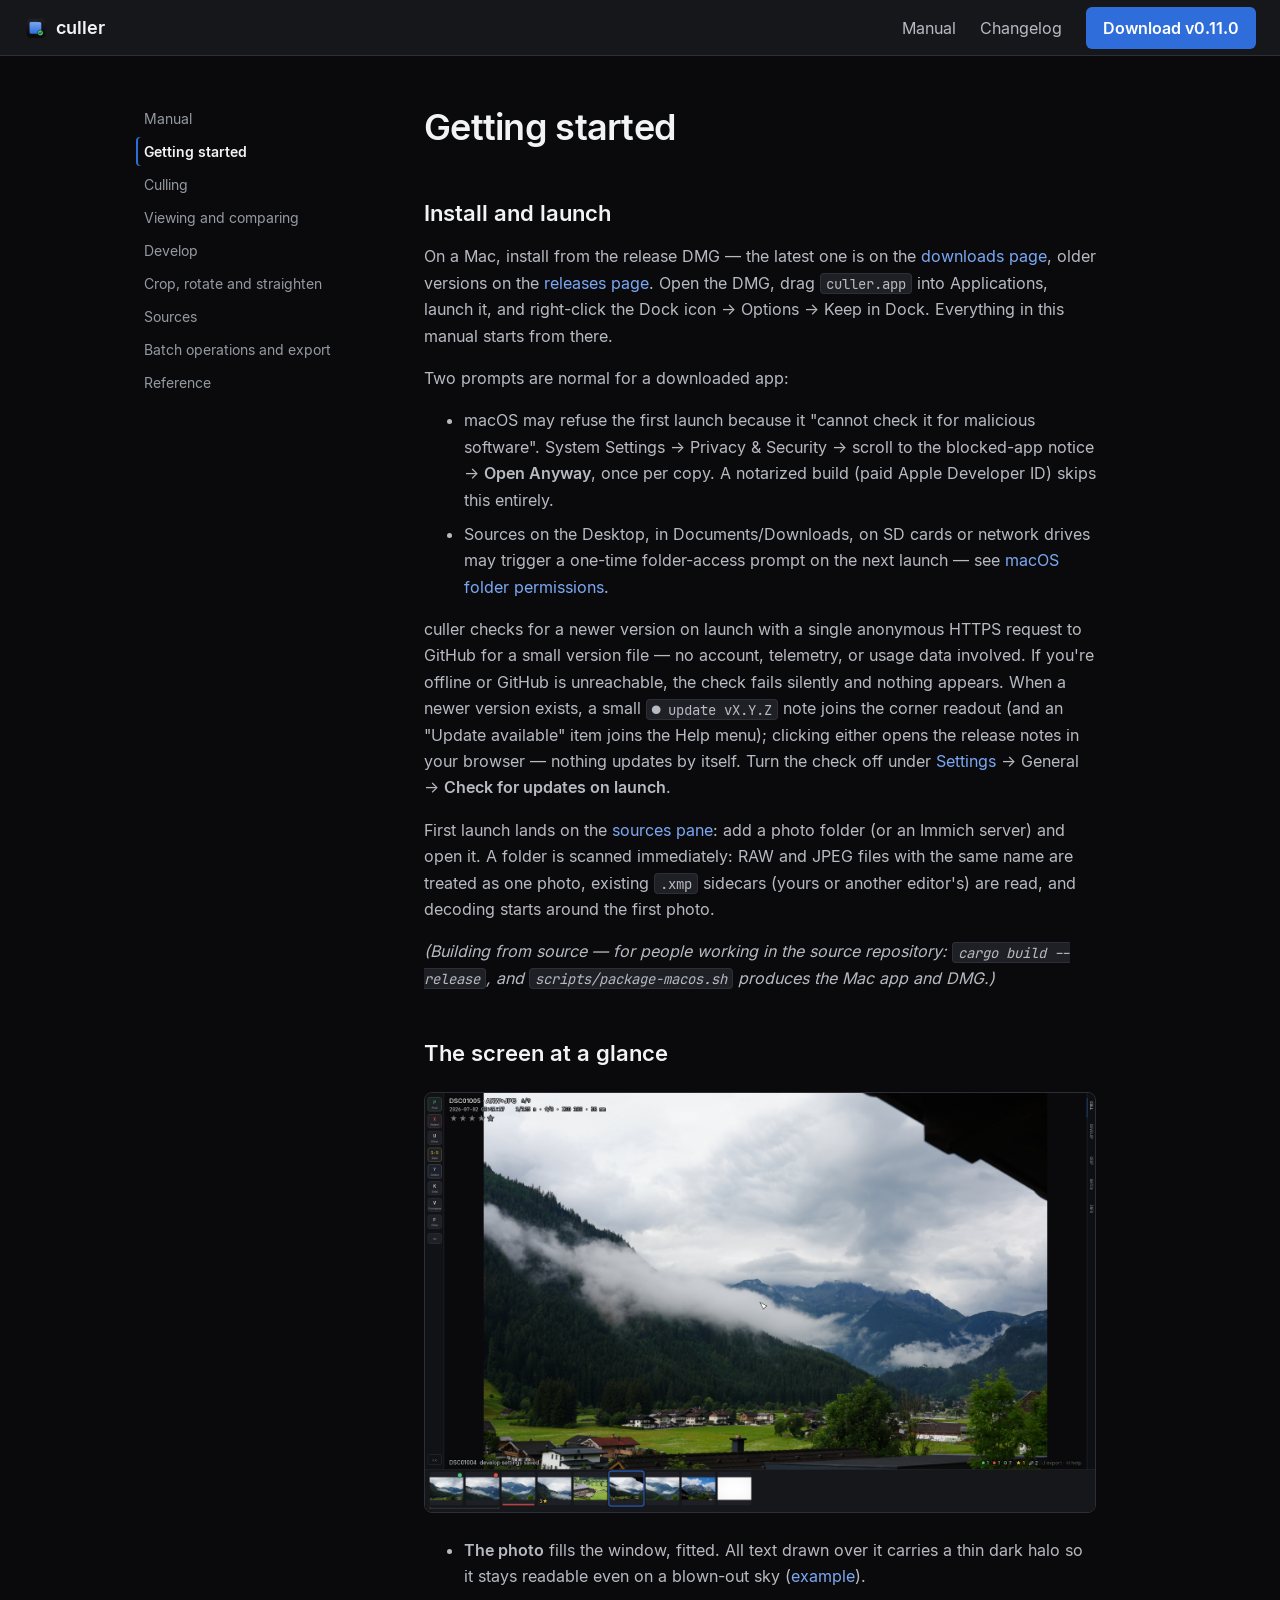
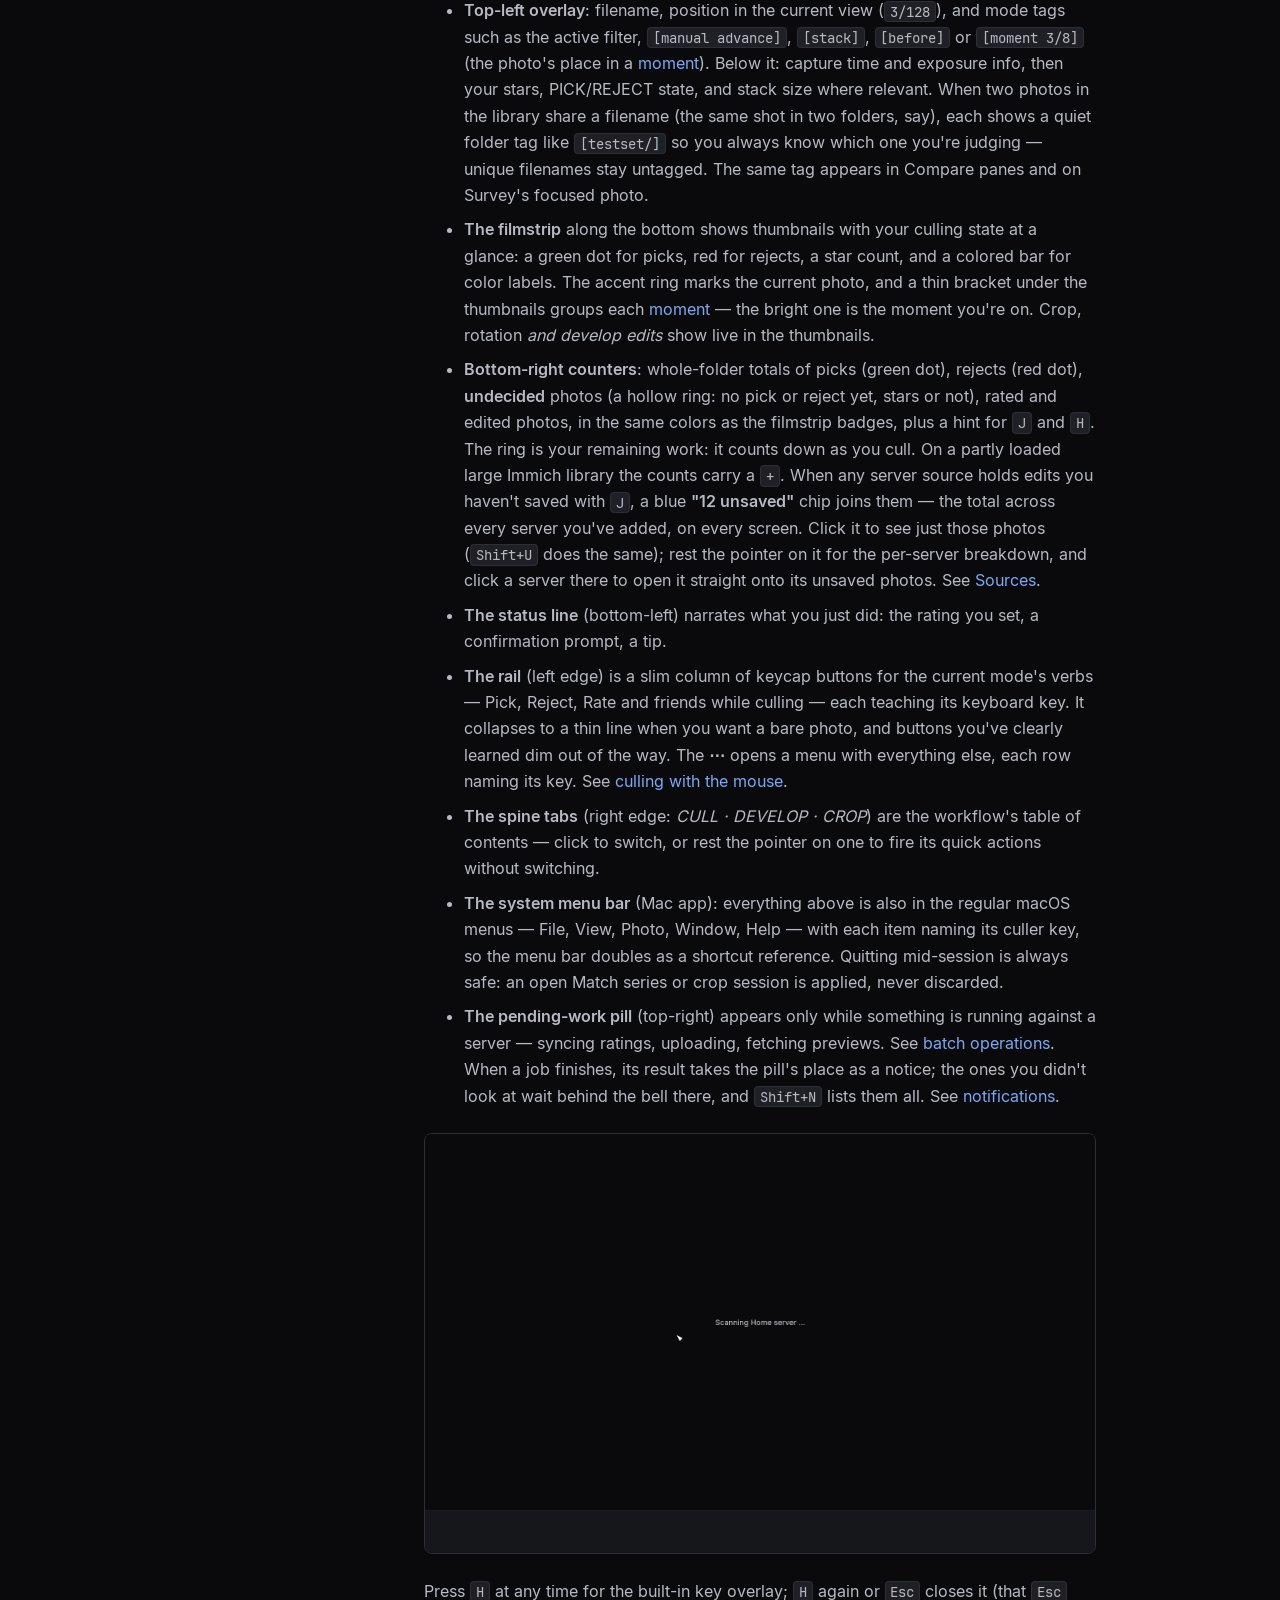
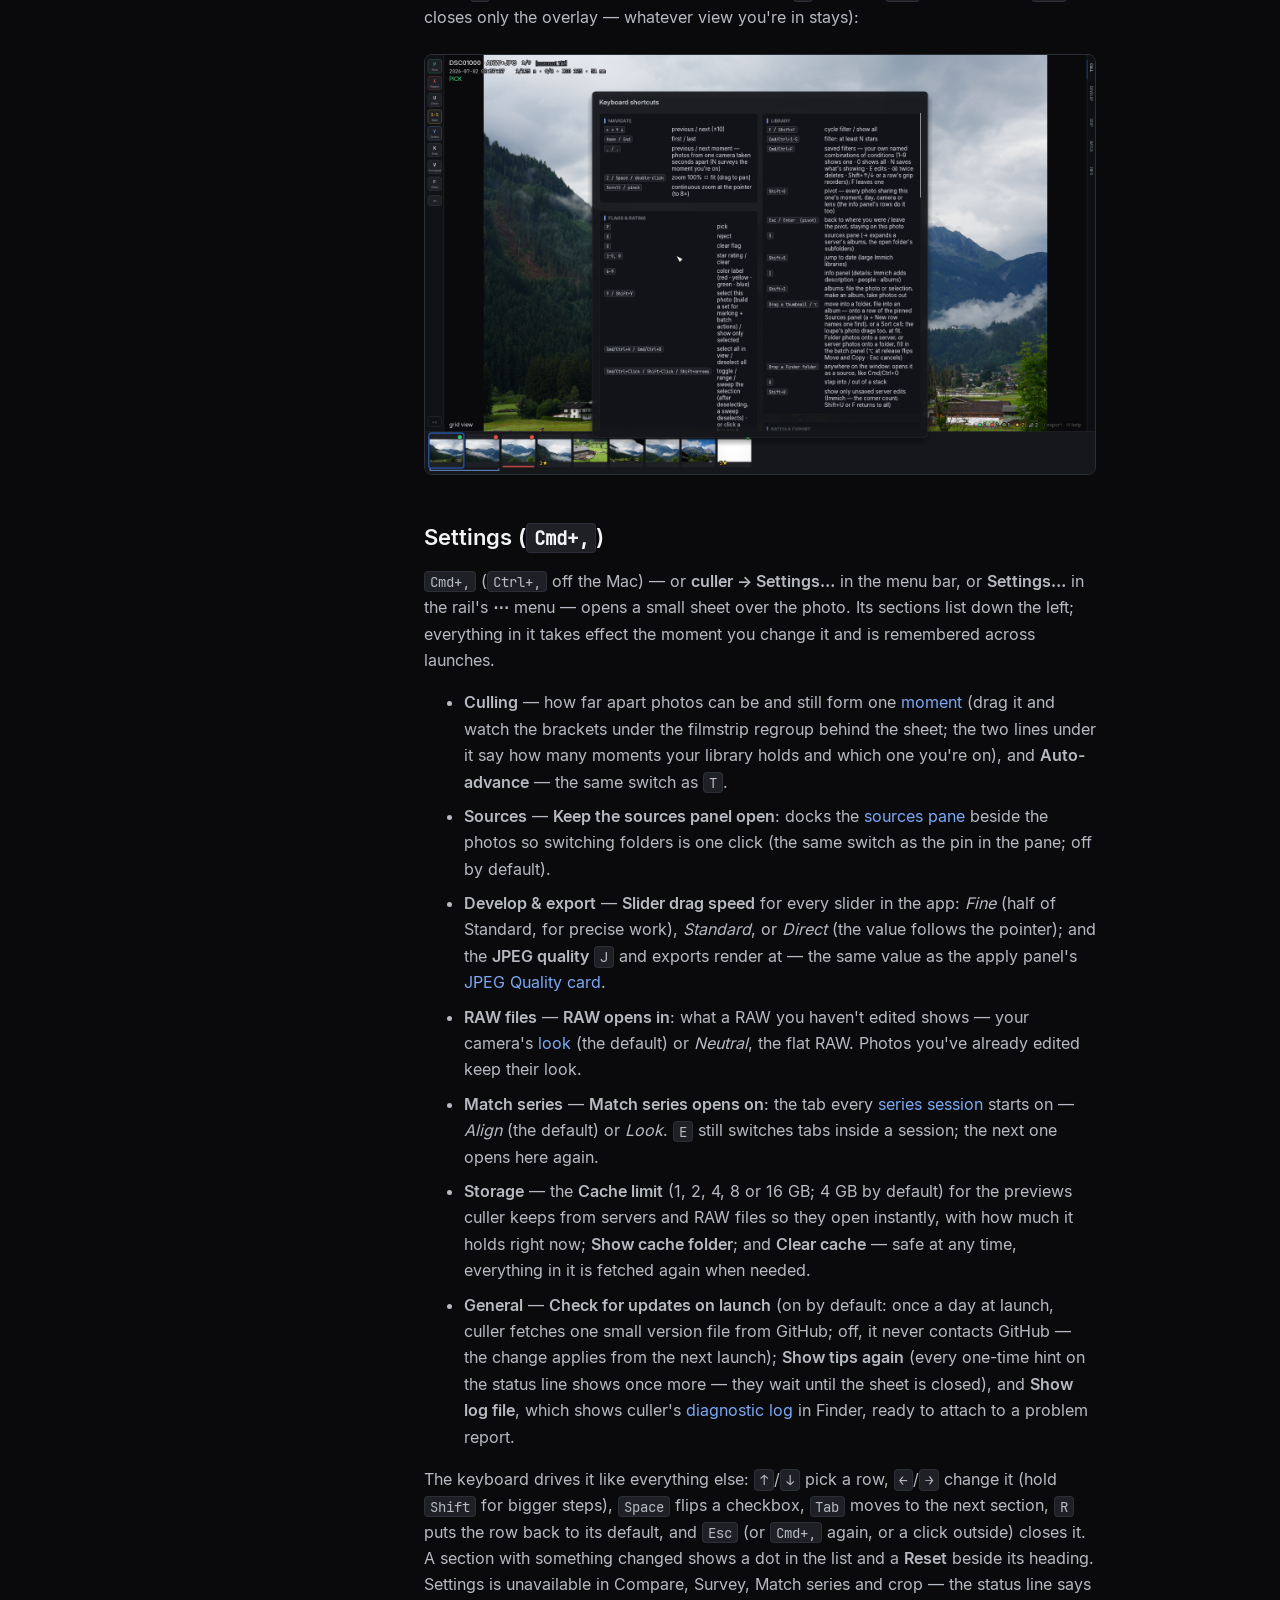
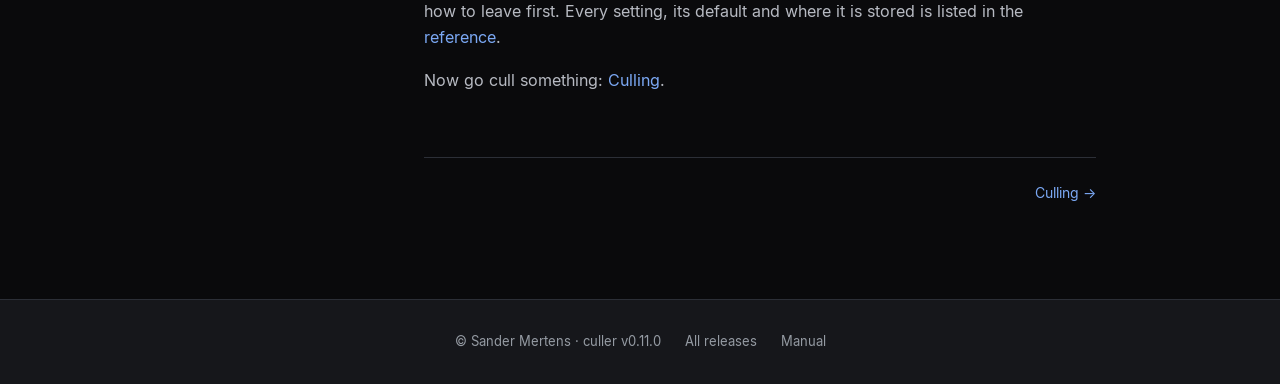
<file: manual/getting-started/index.html>
<!DOCTYPE html>
<html lang="en">
<head>
<meta charset="utf-8">
<meta name="viewport" content="width=device-width, initial-scale=1">
<title>Getting started — culler manual</title>
<meta name="description" content="Extremely fast, keyboard-driven photo culling for macOS. RAW+JPEG pairs, develop and crop built in, everything non-destructive.">
<link rel="icon" type="image/png" href="https://mertenssander.github.io/culler-releases/img/icon-256.png">
<link rel="apple-touch-icon" href="https://mertenssander.github.io/culler-releases/img/icon-512.png">
<link rel="preload" href="https://mertenssander.github.io/culler-releases/fonts/Inter-Regular.woff2" as="font" type="font/woff2" crossorigin>
<link rel="preload" href="https://mertenssander.github.io/culler-releases/fonts/Inter-SemiBold.woff2" as="font" type="font/woff2" crossorigin>
<link rel="preload" href="https://mertenssander.github.io/culler-releases/fonts/JetBrainsMono-Regular.woff2" as="font" type="font/woff2" crossorigin>
<link rel="stylesheet" href="https://mertenssander.github.io/culler-releases/css/site.css?h=91cbe195ef2dc306fa63">
</head>
<body>
<header class="nav">
  <a class="nav-brand" href="https://mertenssander.github.io/culler-releases/">
    <img src="https://mertenssander.github.io/culler-releases/img/icon-256.png" alt="" width="24" height="24">
    <span>culler</span>
  </a>
  <nav class="nav-links">
    <a href="https://mertenssander.github.io/culler-releases/manual/">Manual</a>
    <a href="https://mertenssander.github.io/culler-releases/changelog/">Changelog</a>
    <a class="btn btn--accent" href="https://mertenssander.github.io/culler-releases/#download">Download v0.11.0</a>
  </nav>
  <details class="nav-menu">
    <summary aria-label="Menu">Menu</summary>
    <div class="nav-menu-panel">
      <a href="https://mertenssander.github.io/culler-releases/manual/">Manual</a>
      <a href="https://mertenssander.github.io/culler-releases/changelog/">Changelog</a>
      <a href="https://mertenssander.github.io/culler-releases/#download">Download v0.11.0</a>
    </div>
  </details>
</header>
<main>


<div class="docs">
  <aside class="docs-sidebar">
    <details class="docs-toc">
      <summary>Getting started</summary>
      <nav>
        
        <a class="active" aria-current="page"
           href="https:&#x2F;&#x2F;mertenssander.github.io&#x2F;culler-releases&#x2F;manual&#x2F;getting-started&#x2F;">Getting started</a>
        
        <a 
           href="https:&#x2F;&#x2F;mertenssander.github.io&#x2F;culler-releases&#x2F;manual&#x2F;culling&#x2F;">Culling</a>
        
        <a 
           href="https:&#x2F;&#x2F;mertenssander.github.io&#x2F;culler-releases&#x2F;manual&#x2F;viewing&#x2F;">Viewing and comparing</a>
        
        <a 
           href="https:&#x2F;&#x2F;mertenssander.github.io&#x2F;culler-releases&#x2F;manual&#x2F;develop&#x2F;">Develop</a>
        
        <a 
           href="https:&#x2F;&#x2F;mertenssander.github.io&#x2F;culler-releases&#x2F;manual&#x2F;crop&#x2F;">Crop, rotate and straighten</a>
        
        <a 
           href="https:&#x2F;&#x2F;mertenssander.github.io&#x2F;culler-releases&#x2F;manual&#x2F;sources&#x2F;">Sources</a>
        
        <a 
           href="https:&#x2F;&#x2F;mertenssander.github.io&#x2F;culler-releases&#x2F;manual&#x2F;batch-and-export&#x2F;">Batch operations and export</a>
        
        <a 
           href="https:&#x2F;&#x2F;mertenssander.github.io&#x2F;culler-releases&#x2F;manual&#x2F;reference&#x2F;">Reference</a>
        
      </nav>
    </details>
    <nav class="docs-nav">
      <a href="https:&#x2F;&#x2F;mertenssander.github.io&#x2F;culler-releases&#x2F;manual&#x2F;">Manual</a>
      
      <a class="active" aria-current="page"
         href="https:&#x2F;&#x2F;mertenssander.github.io&#x2F;culler-releases&#x2F;manual&#x2F;getting-started&#x2F;">Getting started</a>
      
      <a 
         href="https:&#x2F;&#x2F;mertenssander.github.io&#x2F;culler-releases&#x2F;manual&#x2F;culling&#x2F;">Culling</a>
      
      <a 
         href="https:&#x2F;&#x2F;mertenssander.github.io&#x2F;culler-releases&#x2F;manual&#x2F;viewing&#x2F;">Viewing and comparing</a>
      
      <a 
         href="https:&#x2F;&#x2F;mertenssander.github.io&#x2F;culler-releases&#x2F;manual&#x2F;develop&#x2F;">Develop</a>
      
      <a 
         href="https:&#x2F;&#x2F;mertenssander.github.io&#x2F;culler-releases&#x2F;manual&#x2F;crop&#x2F;">Crop, rotate and straighten</a>
      
      <a 
         href="https:&#x2F;&#x2F;mertenssander.github.io&#x2F;culler-releases&#x2F;manual&#x2F;sources&#x2F;">Sources</a>
      
      <a 
         href="https:&#x2F;&#x2F;mertenssander.github.io&#x2F;culler-releases&#x2F;manual&#x2F;batch-and-export&#x2F;">Batch operations and export</a>
      
      <a 
         href="https:&#x2F;&#x2F;mertenssander.github.io&#x2F;culler-releases&#x2F;manual&#x2F;reference&#x2F;">Reference</a>
      
    </nav>
  </aside>
  <article class="prose">
    <h1>Getting started</h1>
    <h2 id="install-and-launch">Install and launch</h2>
<p>On a Mac, install from the release DMG — the latest one is on the
<a rel="external" href="https://mertenssander.github.io/culler-releases/">downloads page</a>, older
versions on the
<a rel="external" href="https://github.com/mertenssander/culler-releases/releases">releases page</a>.
Open the DMG, drag <code>culler.app</code> into Applications, launch it, and
right-click the Dock icon → Options → Keep in Dock. Everything in this
manual starts from there.</p>
<p>Two prompts are normal for a downloaded app:</p>
<ul>
<li>macOS may refuse the first launch because it "cannot check it for
malicious software". System Settings → Privacy &amp; Security → scroll to
the blocked-app notice → <strong>Open Anyway</strong>, once per copy. A notarized
build (paid Apple Developer ID) skips this entirely.</li>
<li>Sources on the Desktop, in Documents/Downloads, on SD cards or network
drives may trigger a one-time folder-access prompt on the next launch —
see <a href="https://mertenssander.github.io/culler-releases/manual/sources/#macos-folder-permissions">macOS folder permissions</a>.</li>
</ul>
<p>culler checks for a newer version on launch with a single anonymous
HTTPS request to GitHub for a small version file — no account,
telemetry, or usage data involved. If you're offline or GitHub is
unreachable, the check fails silently and nothing appears. When a newer
version exists, a small <code>● update vX.Y.Z</code> note joins the corner readout
(and an "Update available" item joins the Help menu); clicking either
opens the release notes in your browser — nothing updates by itself.
Turn the check off under <a href="https://mertenssander.github.io/culler-releases/manual/getting-started/#settings-cmd">Settings</a> → General → <strong>Check
for updates on launch</strong>.</p>
<p>First launch lands on the <a href="https://mertenssander.github.io/culler-releases/manual/sources/">sources pane</a>: add a photo
folder (or an Immich server) and open it. A folder is scanned
immediately: RAW and JPEG files with the same name are treated as one
photo, existing <code>.xmp</code> sidecars (yours or another editor's) are read, and
decoding starts around the first photo.</p>
<p><em>(Building from source — for people working in the source repository:
<code>cargo build --release</code>, and <code>scripts/package-macos.sh</code> produces the
Mac app and DMG.)</em></p>
<h2 id="the-screen-at-a-glance">The screen at a glance</h2>
<p><img src="../img/01-culling-counters.png" alt="The culling view: overlay text top-left, counters bottom-right, badges in the filmstrip, the rail on the left edge and the spine tabs on the right" /></p>
<ul>
<li><strong>The photo</strong> fills the window, fitted. All text drawn over it carries a
thin dark halo so it stays readable even on a blown-out sky
(<a href="../img/07-bright-overlay.png">example</a>).</li>
<li><strong>Top-left overlay</strong>: filename, position in the current view (<code>3/128</code>),
and mode tags such as the active filter, <code>[manual advance]</code>, <code>[stack]</code>,
<code>[before]</code> or <code>[moment 3/8]</code> (the photo's place in a
<a href="https://mertenssander.github.io/culler-releases/manual/viewing/#moments">moment</a>). Below it: capture time and exposure info, then your
stars, PICK/REJECT state, and stack size where relevant. When two
photos in the library share a filename (the same shot in two folders,
say), each shows a quiet folder tag like <code>[testset/]</code> so you always
know which one you're judging — unique filenames stay untagged. The
same tag appears in Compare panes and on Survey's focused photo.</li>
<li><strong>The filmstrip</strong> along the bottom shows thumbnails with your culling
state at a glance: a green dot for picks, red for rejects, a star count,
and a colored bar for color labels. The accent ring marks the current
photo, and a thin bracket under the thumbnails groups each
<a href="https://mertenssander.github.io/culler-releases/manual/viewing/#moments">moment</a> — the bright one is the moment you're on. Crop, rotation <em>and develop edits</em> show live in the thumbnails.</li>
<li><strong>Bottom-right counters</strong>: whole-folder totals of picks (green dot),
rejects (red dot), <strong>undecided</strong> photos (a hollow ring: no pick or
reject yet, stars or not), rated and edited photos, in the same colors
as the filmstrip badges, plus a hint for <code>J</code> and <code>H</code>. The ring is
your remaining work: it counts down as you cull. On a partly loaded
large Immich library the counts carry a <code>+</code>. When any server source holds edits you haven't
saved with <code>J</code>, a blue <strong>"12 unsaved"</strong> chip joins them — the total
across every server you've added, on every screen. Click it to see
just those photos (<code>Shift+U</code> does the same); rest the pointer on it for
the per-server breakdown, and click a server there to open it straight
onto its unsaved photos. See <a href="https://mertenssander.github.io/culler-releases/manual/sources/#write-through-sync">Sources</a>.</li>
<li><strong>The status line</strong> (bottom-left) narrates what you just did: the
rating you set, a confirmation prompt, a tip.</li>
<li><strong>The rail</strong> (left edge) is a slim column of keycap buttons for the
current mode's verbs — Pick, Reject, Rate and friends while culling —
each teaching its keyboard key. It collapses to a thin line when you
want a bare photo, and buttons you've clearly learned dim out of the
way. The <strong>⋯</strong> opens a menu with everything else, each row naming its
key. See <a href="https://mertenssander.github.io/culler-releases/manual/culling/#culling-with-the-mouse">culling with the mouse</a>.</li>
<li><strong>The spine tabs</strong> (right edge: <em>CULL · DEVELOP · CROP</em>) are the
workflow's table of contents — click to switch, or rest the pointer
on one to fire its quick actions without switching.</li>
<li><strong>The system menu bar</strong> (Mac app): everything above is also in the
regular macOS menus — File, View, Photo, Window, Help — with each
item naming its culler key, so the menu bar doubles as a shortcut
reference. Quitting mid-session is always safe: an open Match series
or crop session is applied, never discarded.</li>
<li><strong>The pending-work pill</strong> (top-right) appears only while something is
running against a server — syncing ratings, uploading, fetching
previews. See <a href="https://mertenssander.github.io/culler-releases/manual/batch-and-export/#the-pending-work-pill">batch operations</a>.
When a job finishes, its result takes the pill's place as a notice;
the ones you didn't look at wait behind the bell there, and
<code>Shift+N</code> lists them all. See
<a href="https://mertenssander.github.io/culler-releases/manual/batch-and-export/#notifications">notifications</a>.</li>
</ul>
<p><img src="../img/14-pending-ops.png" alt="The pending-work pill naming an in-flight operation" /></p>
<p>Press <code>H</code> at any time for the built-in key overlay; <code>H</code> again or <code>Esc</code>
closes it (that <code>Esc</code> closes only the overlay — whatever view you're in
stays):</p>
<p><img src="../img/11-help.png" alt="The help overlay" /></p>
<h2 id="settings-cmd">Settings (<code>Cmd+,</code>)</h2>
<p><code>Cmd+,</code> (<code>Ctrl+,</code> off the Mac) — or <strong>culler → Settings…</strong> in the menu
bar, or <strong>Settings…</strong> in the rail's <strong>⋯</strong> menu — opens a small sheet over
the photo. Its sections list down the left; everything in it takes effect
the moment you change it and is remembered across launches.</p>
<ul>
<li><strong>Culling</strong> — how far apart photos can be and still form one
<a href="https://mertenssander.github.io/culler-releases/manual/viewing/#moments">moment</a> (drag it and watch the brackets under
the filmstrip regroup behind the sheet; the two lines under it say how
many moments your library holds and which one you're on), and
<strong>Auto-advance</strong> — the same switch as <code>T</code>.</li>
<li><strong>Sources</strong> — <strong>Keep the sources panel open</strong>: docks the
<a href="https://mertenssander.github.io/culler-releases/manual/sources/#keeping-the-panel-open">sources pane</a> beside the photos
so switching folders is one click (the same switch as the pin in the
pane; off by default).</li>
<li><strong>Develop &amp; export</strong> — <strong>Slider drag speed</strong> for every slider in the
app: <em>Fine</em> (half of Standard, for precise work), <em>Standard</em>, or
<em>Direct</em> (the value follows the pointer); and the <strong>JPEG quality</strong> <code>J</code>
and exports render at — the same value as the apply panel's
<a href="https://mertenssander.github.io/culler-releases/manual/batch-and-export/#single-export-j-and-overwrite-shift-j">JPEG Quality card</a>.</li>
<li><strong>RAW files</strong> — <strong>RAW opens in</strong>: what a RAW you haven't edited shows —
your camera's <a href="https://mertenssander.github.io/culler-releases/manual/develop/#the-camera-look">look</a> (the default) or
<em>Neutral</em>, the flat RAW. Photos you've already edited keep their look.</li>
<li><strong>Match series</strong> — <strong>Match series opens on</strong>: the tab every
<a href="https://mertenssander.github.io/culler-releases/manual/develop/#matching-a-series-m">series session</a> starts on — <em>Align</em>
(the default) or <em>Look</em>. <code>E</code> still switches tabs inside a session; the
next one opens here again.</li>
<li><strong>Storage</strong> — the <strong>Cache limit</strong> (1, 2, 4, 8 or 16 GB; 4 GB by
default) for the previews culler keeps from servers and RAW files so
they open instantly, with how much it holds right now; <strong>Show cache
folder</strong>; and <strong>Clear cache</strong> — safe at any time, everything in it is
fetched again when needed.</li>
<li><strong>General</strong> — <strong>Check for updates on launch</strong> (on by default: once a
day at launch, culler fetches one small version file from GitHub; off,
it never contacts GitHub — the change applies from the next launch);
<strong>Show tips again</strong> (every one-time hint on the status line shows once
more — they wait until the sheet is closed), and <strong>Show log file</strong>,
which shows culler's <a href="https://mertenssander.github.io/culler-releases/manual/reference/#the-diagnostic-log">diagnostic log</a>
in Finder, ready to attach to a problem report.</li>
</ul>
<p>The keyboard drives it like everything else: <code>↑</code>/<code>↓</code> pick a row, <code>←</code>/<code>→</code>
change it (hold <code>Shift</code> for bigger steps), <code>Space</code> flips a checkbox, <code>Tab</code>
moves to the next section, <code>R</code> puts the row back to its default, and
<code>Esc</code> (or <code>Cmd+,</code> again, or a click outside) closes it. A section with
something changed shows a dot in the list and a <strong>Reset</strong> beside its
heading. Settings is unavailable in Compare, Survey, Match series and crop —
the status line says how to leave first. Every setting, its default and
where it is stored is listed in the <a href="https://mertenssander.github.io/culler-releases/manual/reference/#settings">reference</a>.</p>
<p>Now go cull something: <a href="https://mertenssander.github.io/culler-releases/manual/culling/">Culling</a>.</p>

    <nav class="pagenav">
      <span></span>
      
      <a class="pagenav-next" href="https:&#x2F;&#x2F;mertenssander.github.io&#x2F;culler-releases&#x2F;manual&#x2F;culling&#x2F;">Culling →</a>
      
    </nav>
  </article>
</div>

</main>
<footer class="footer">
  <span>© Sander Mertens · culler v0.11.0</span>
  <a href="https://github.com/mertenssander/culler-releases/releases">All releases</a>
  <a href="https://mertenssander.github.io/culler-releases/manual/">Manual</a>
</footer>
</body>
</html>
</file>
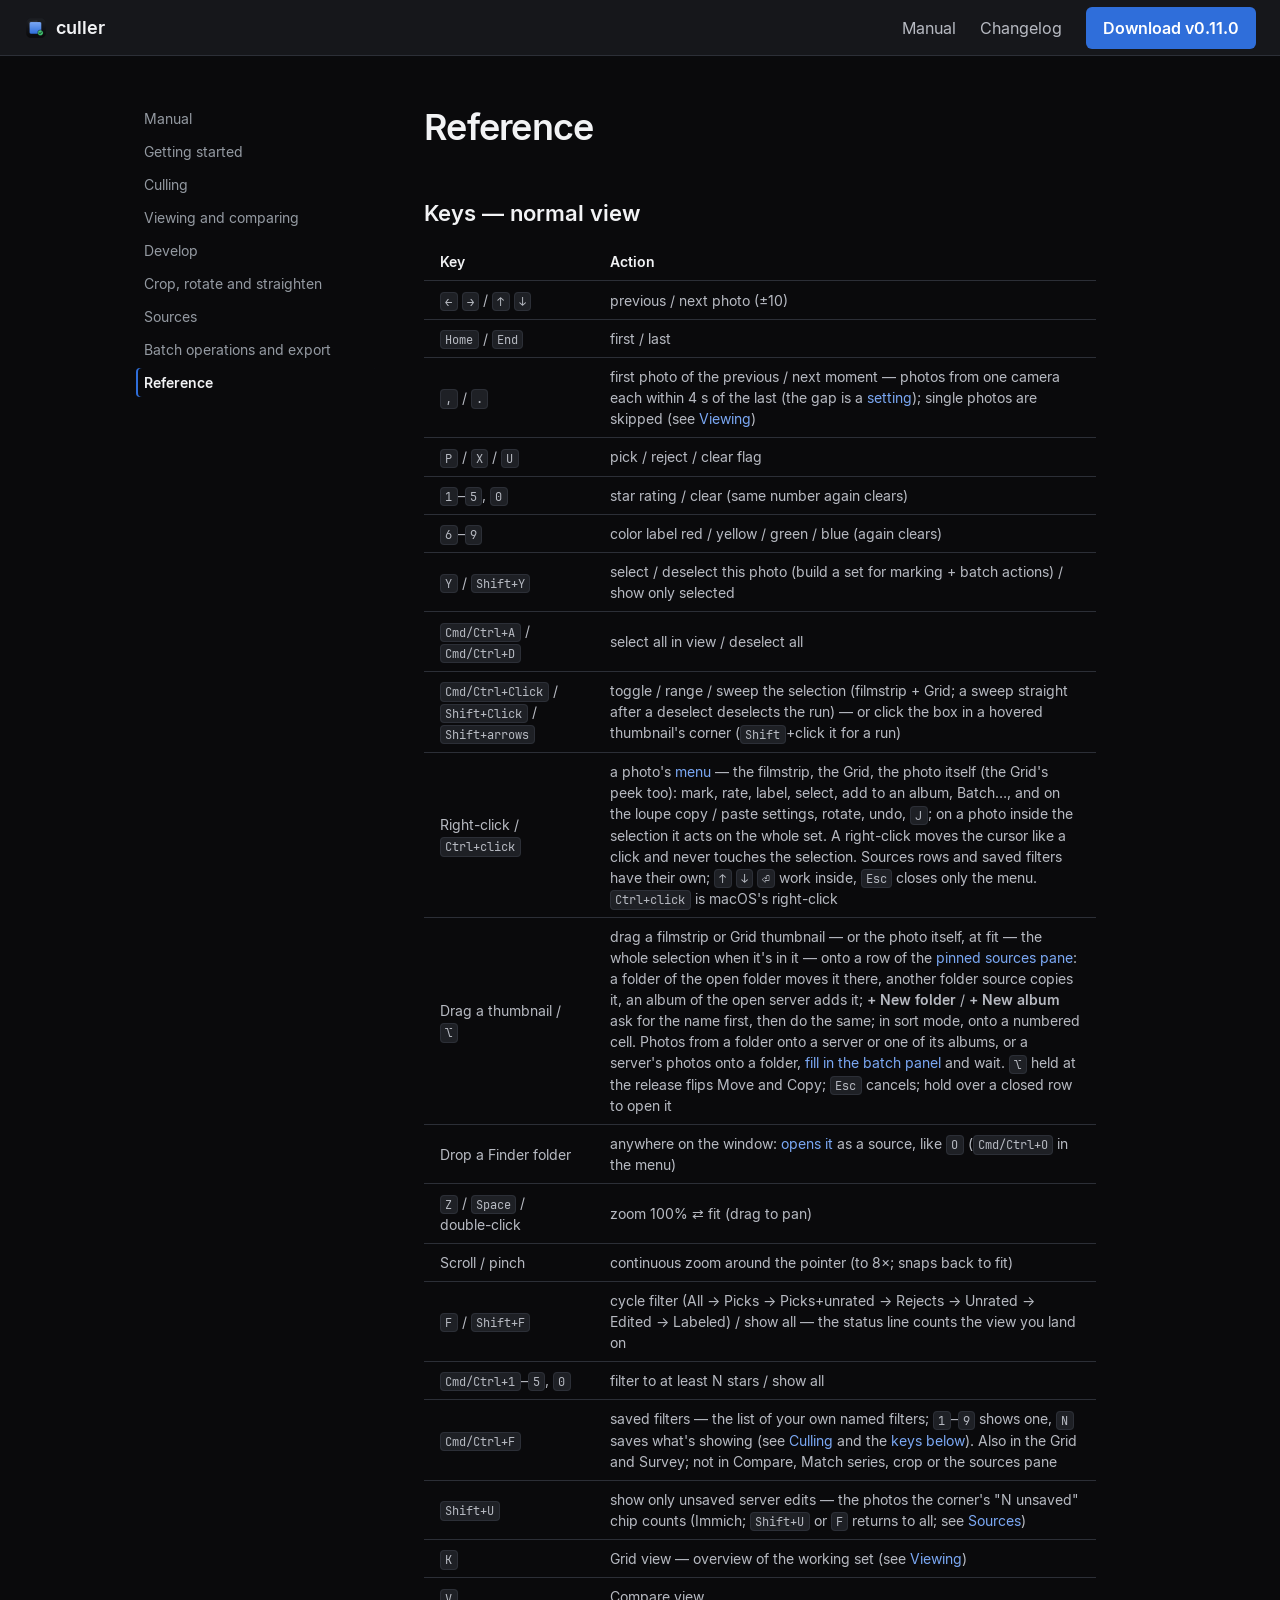
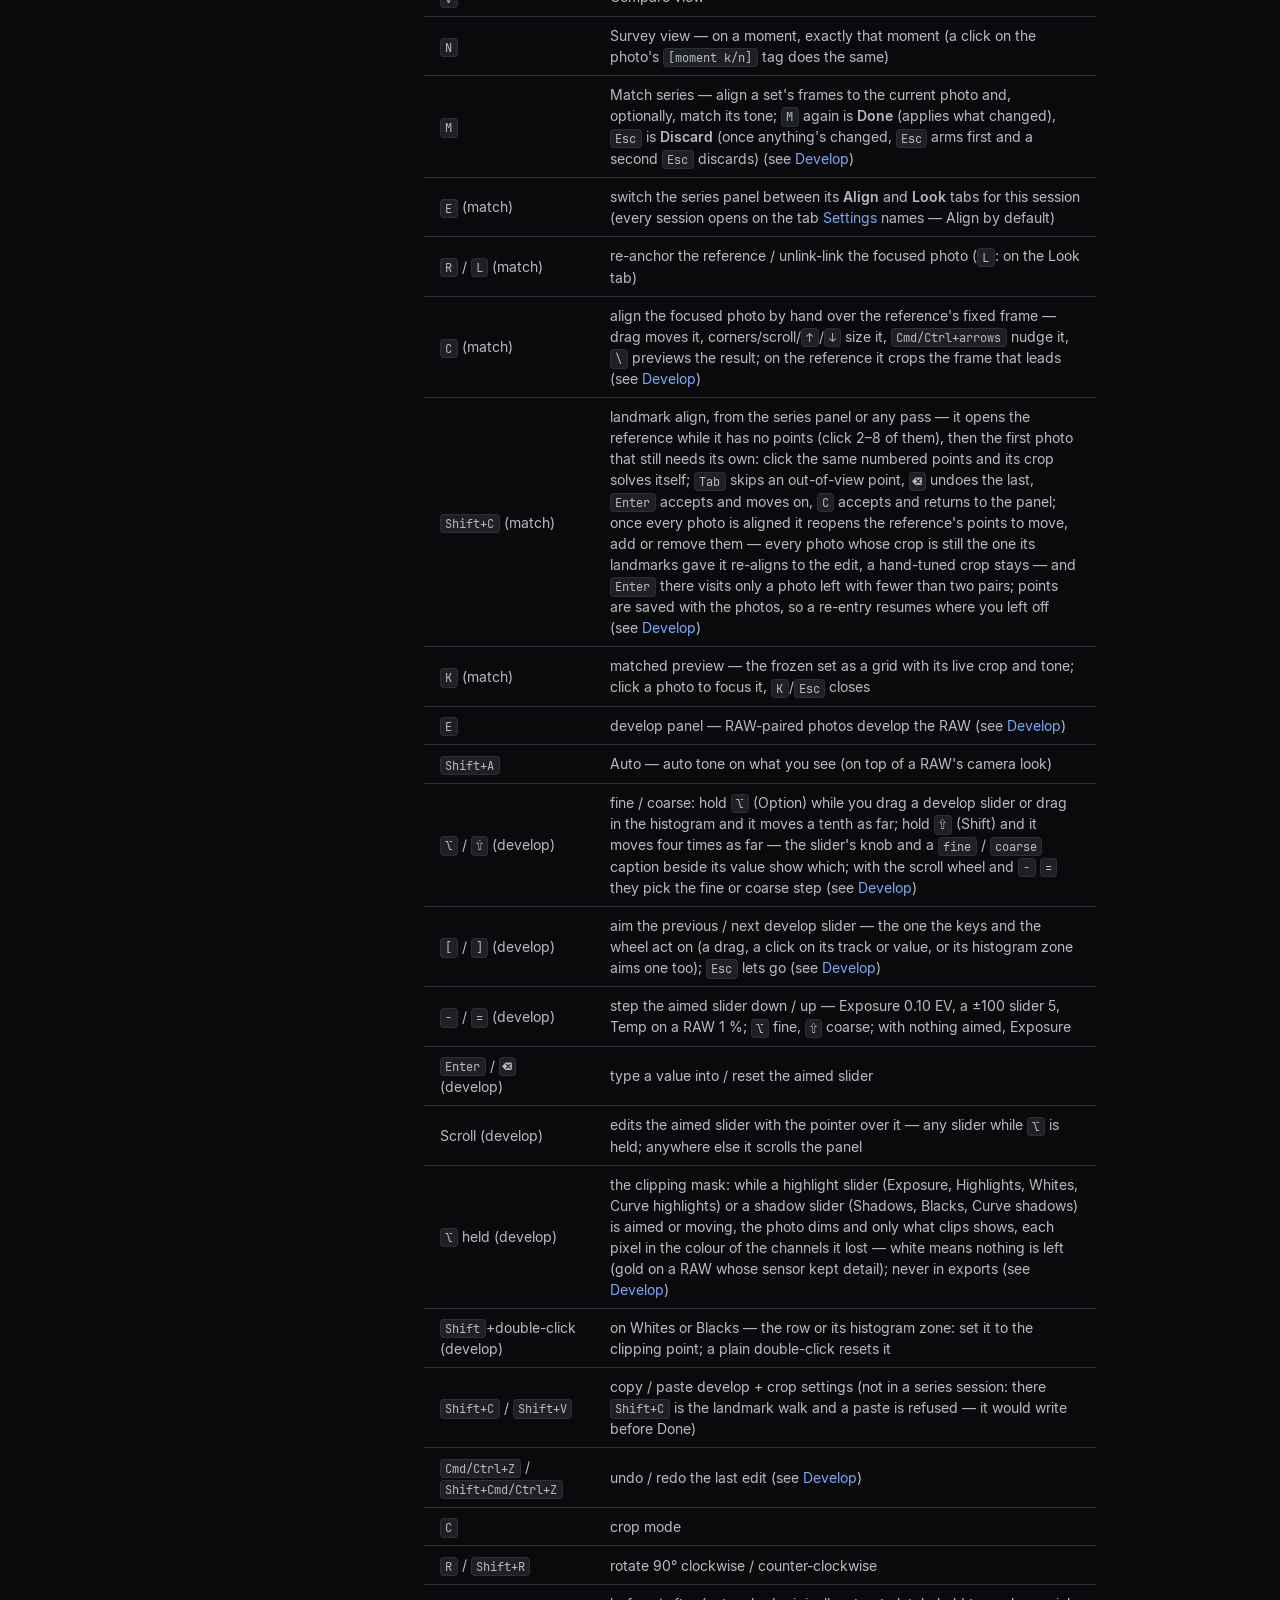
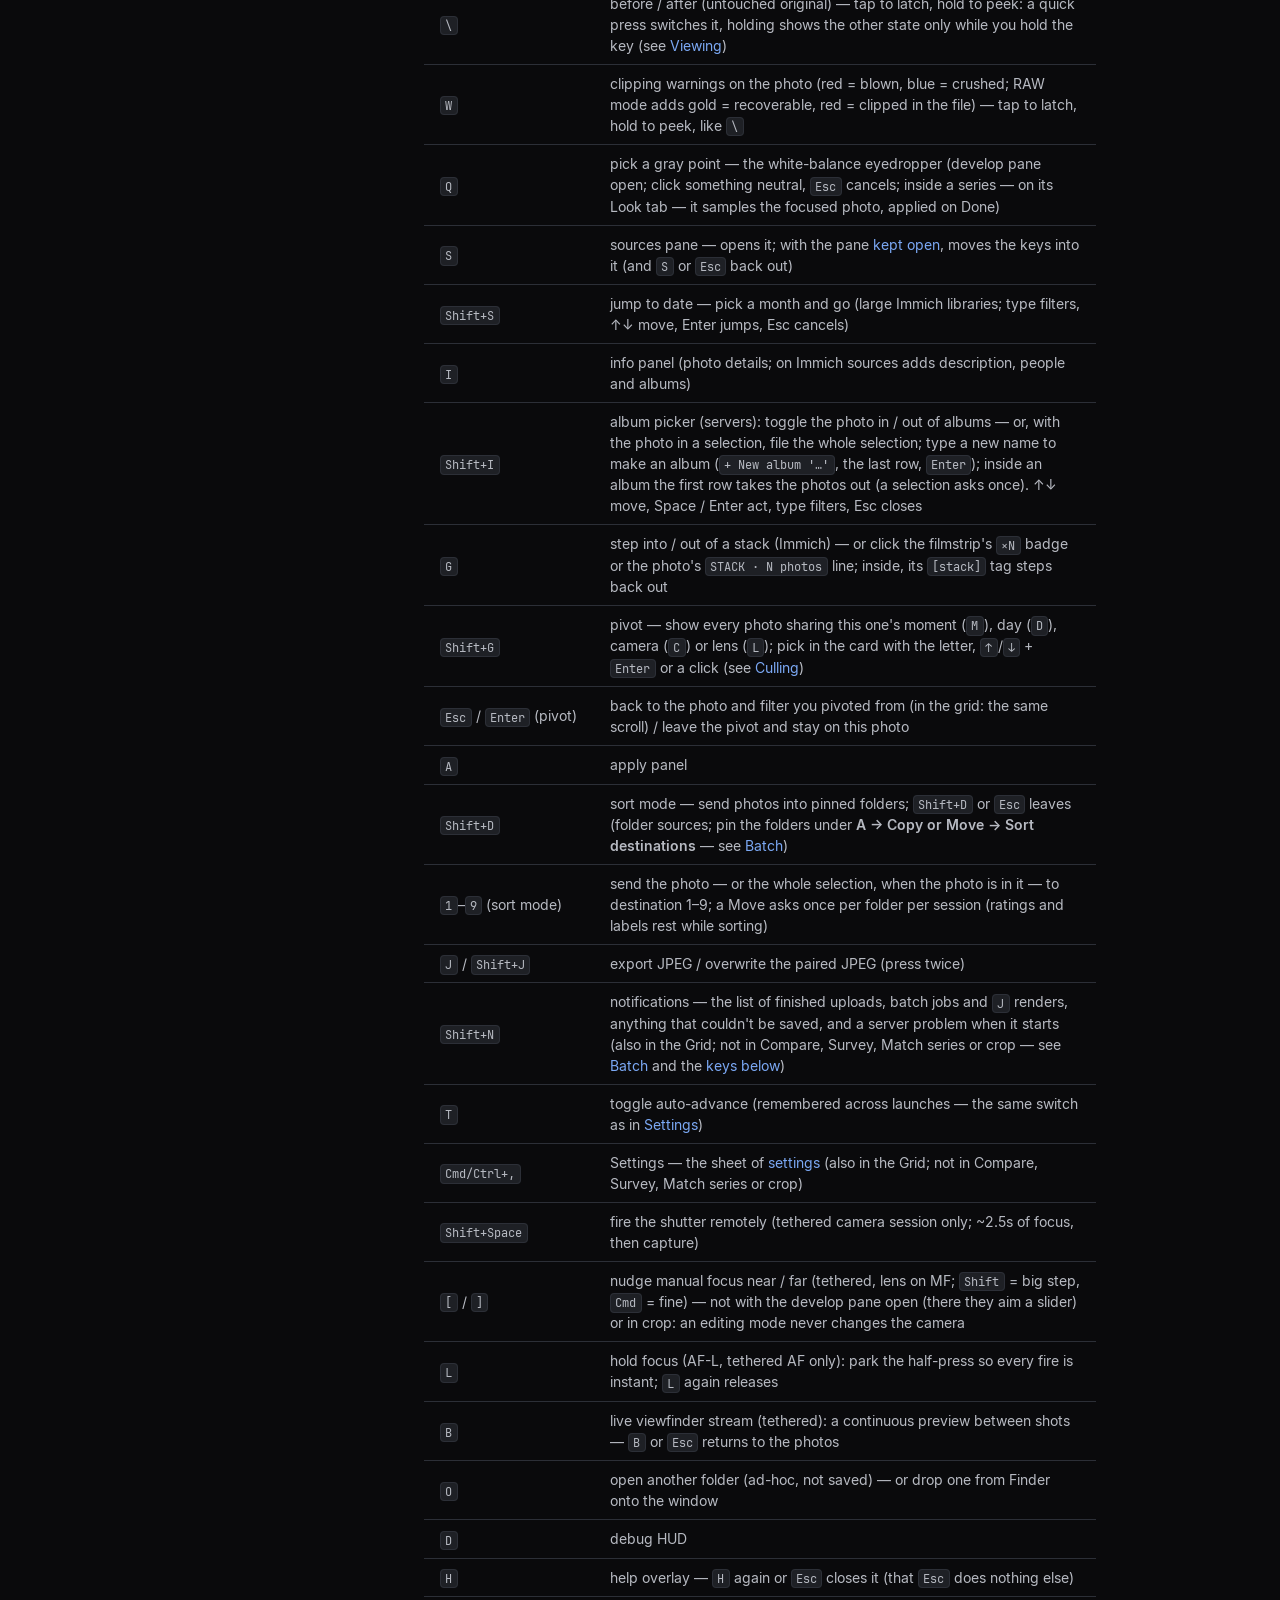
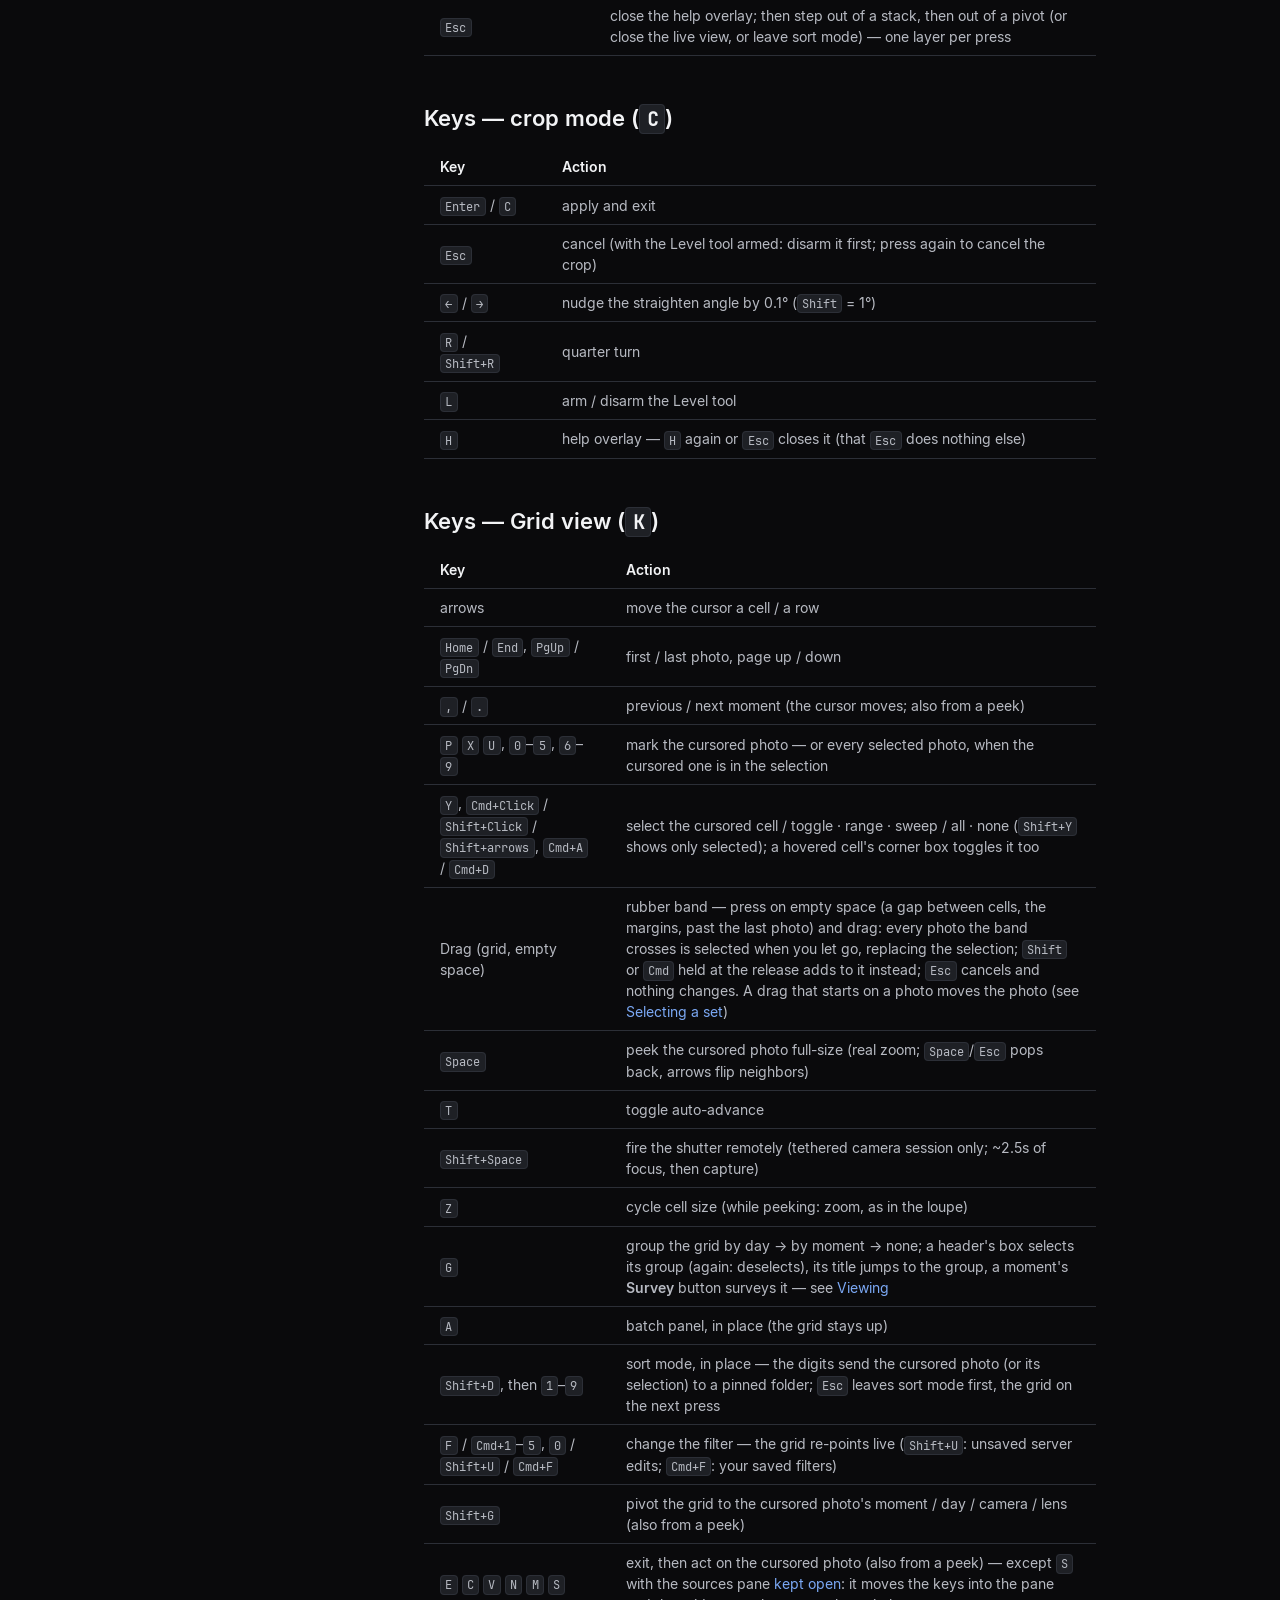
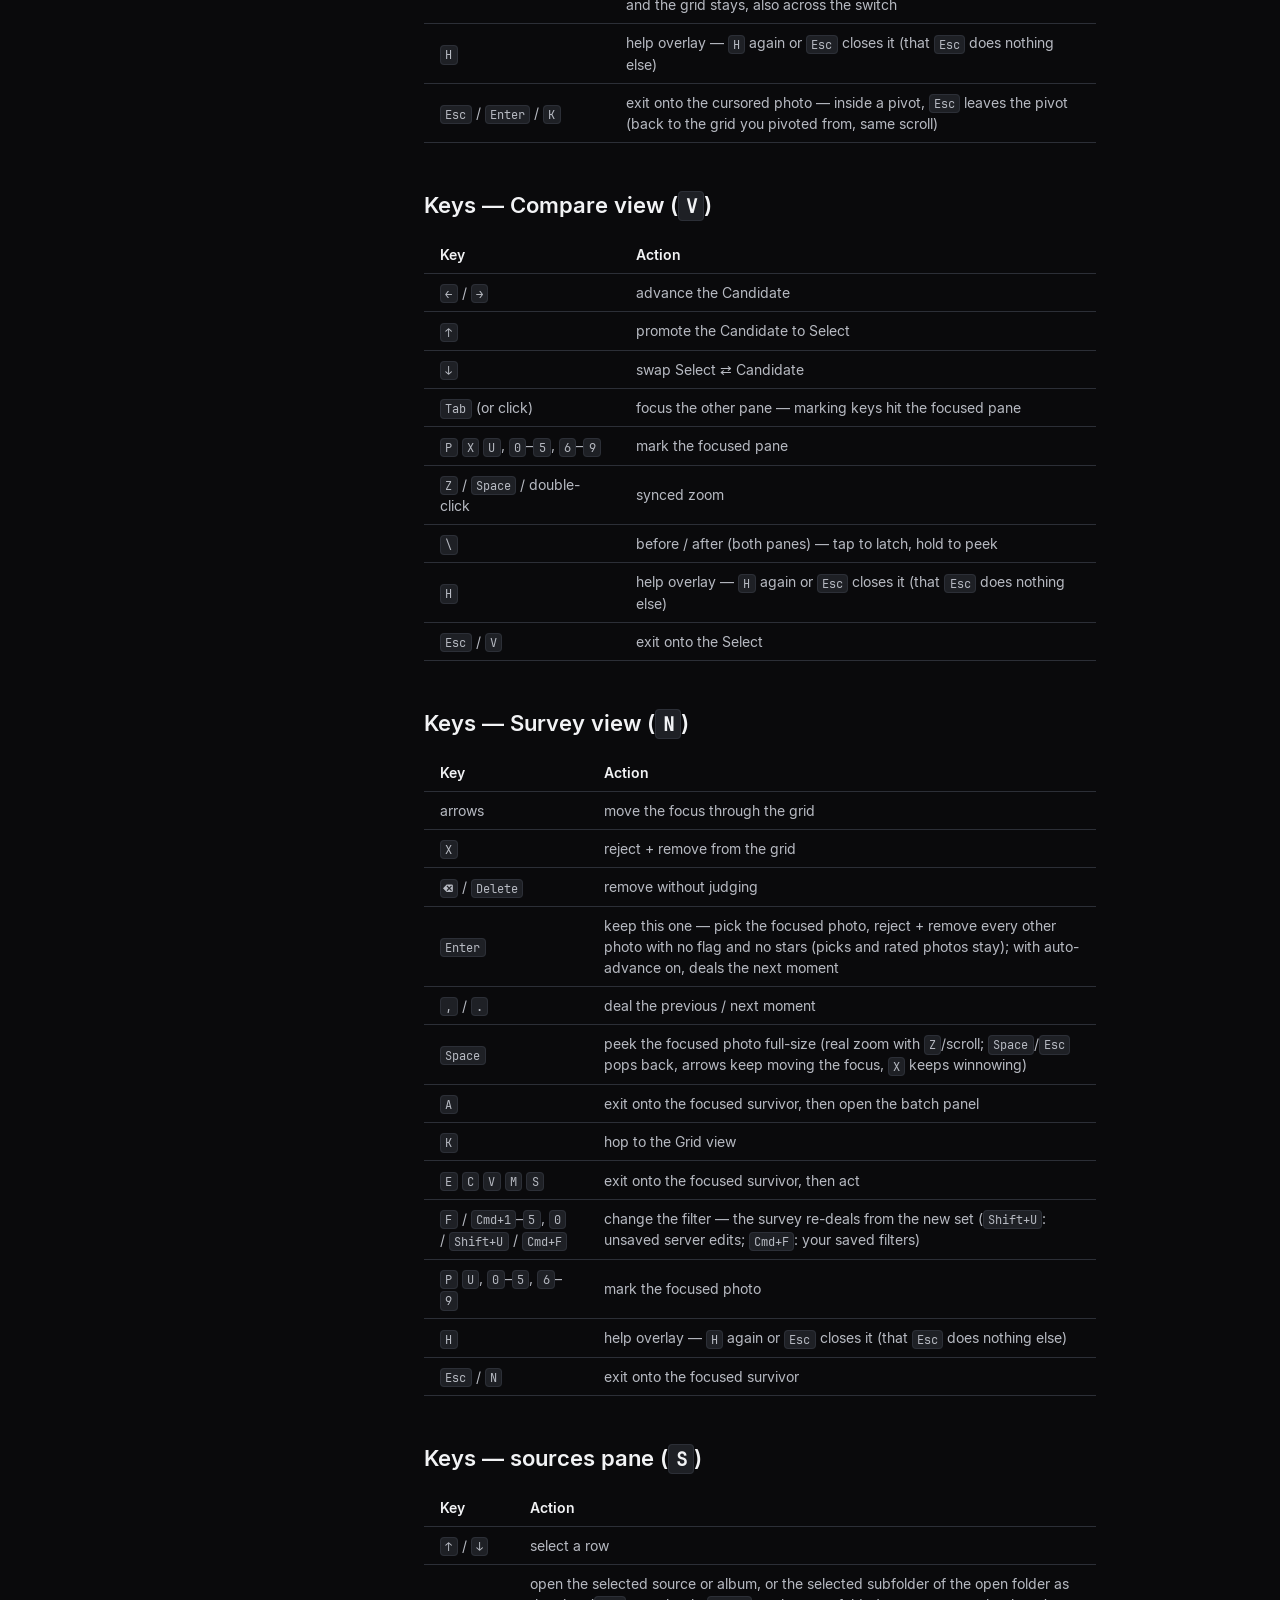
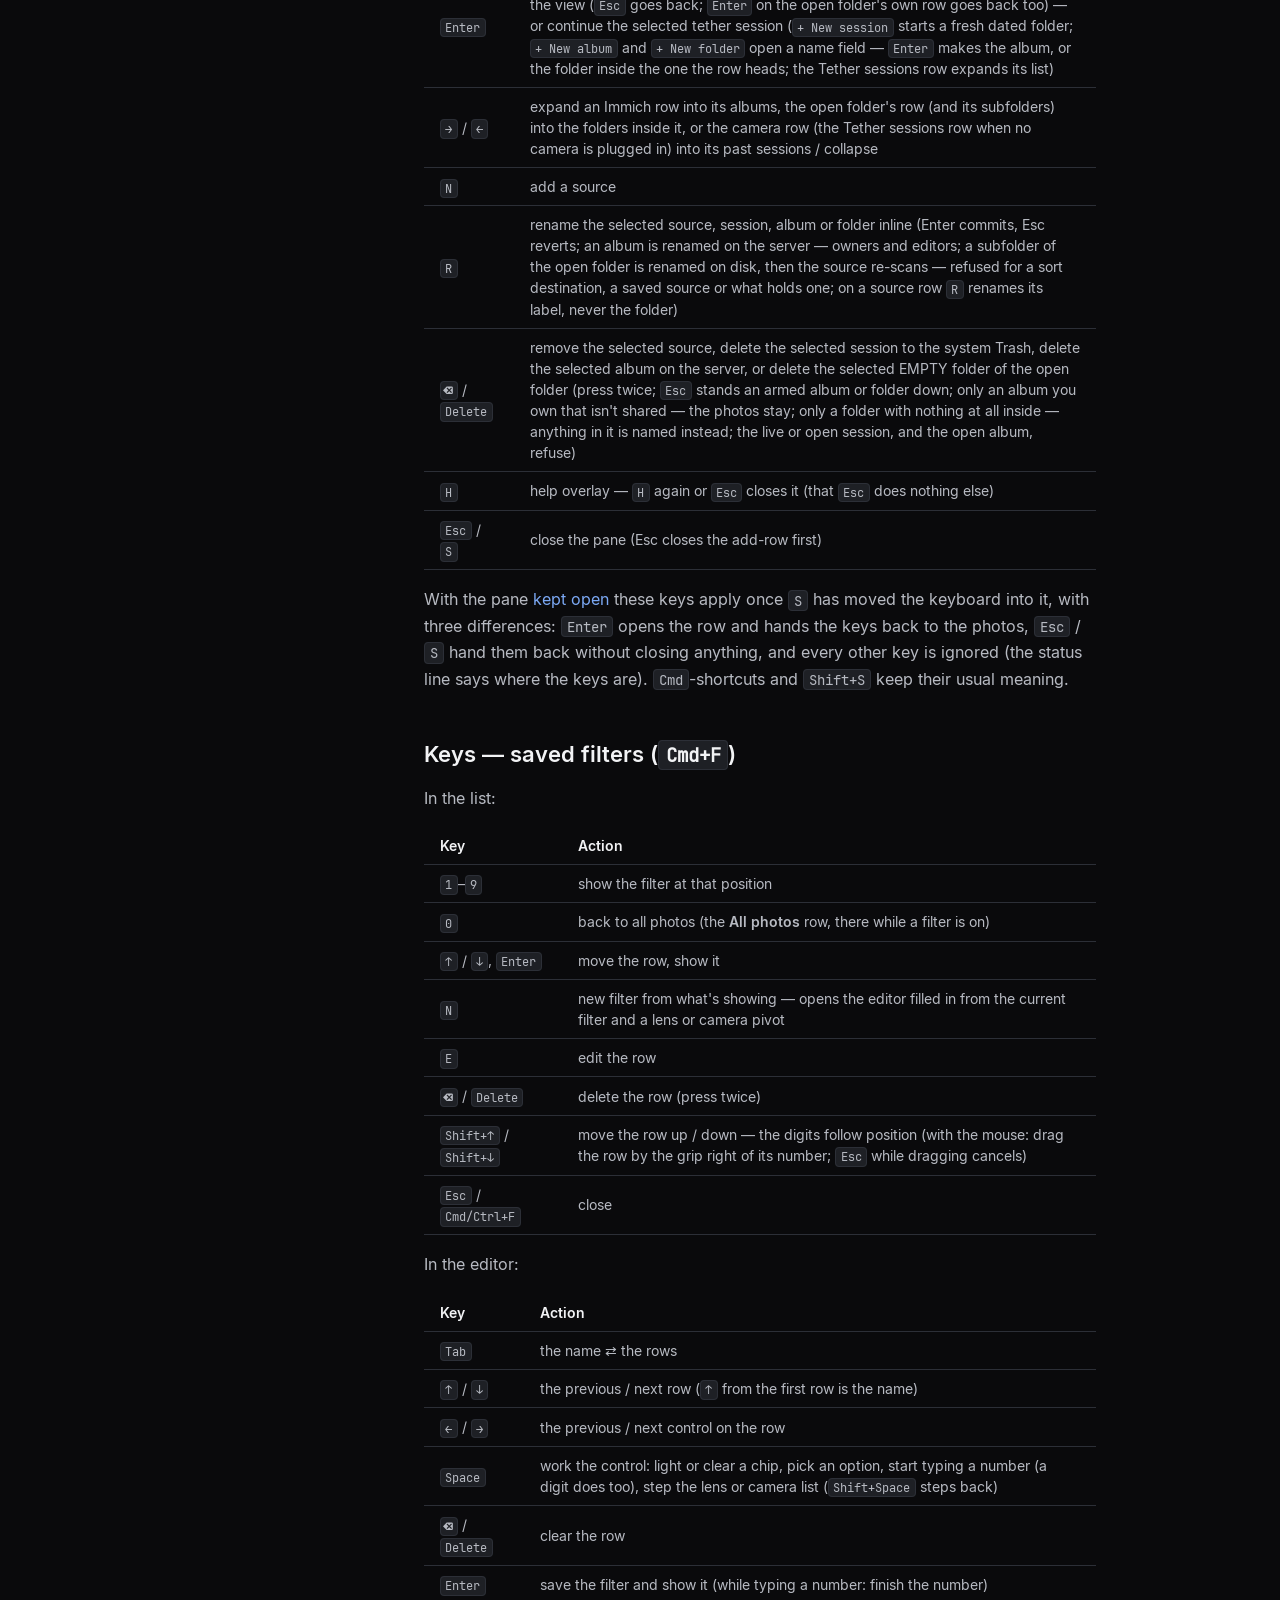
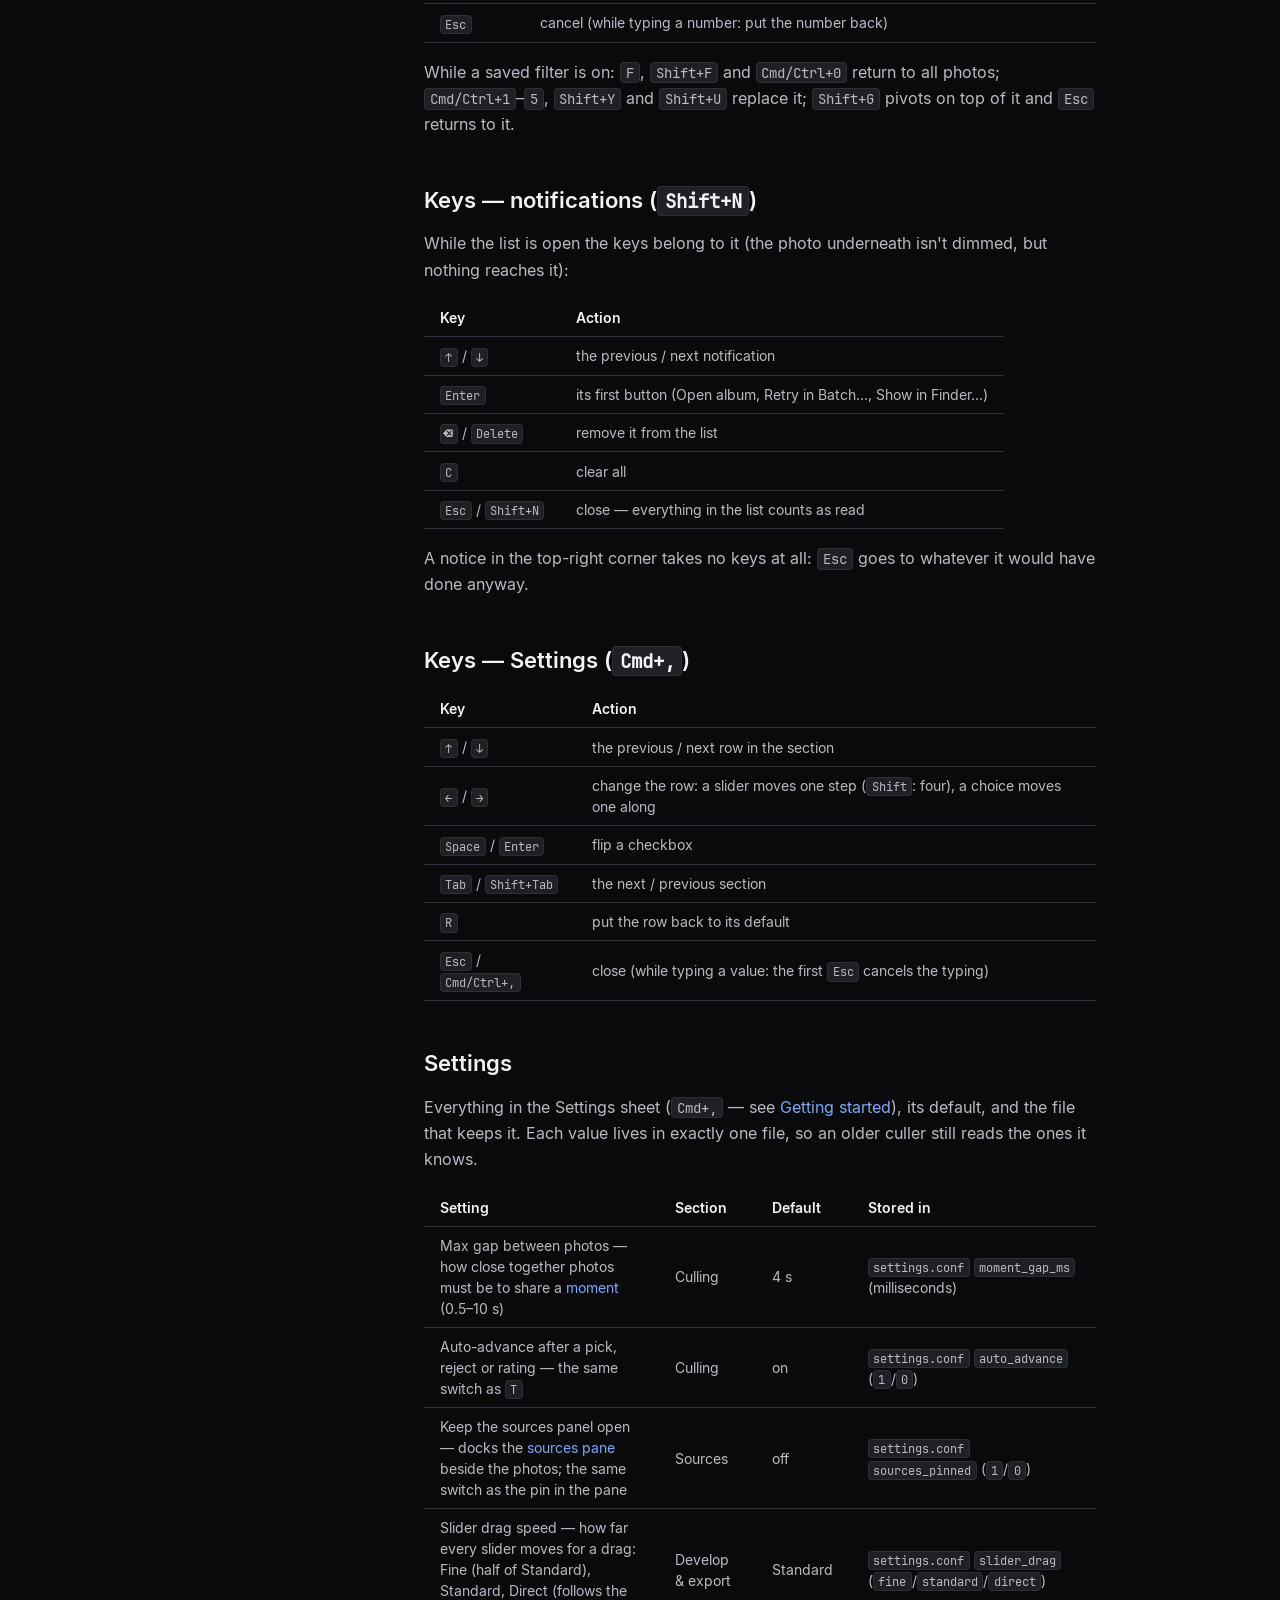
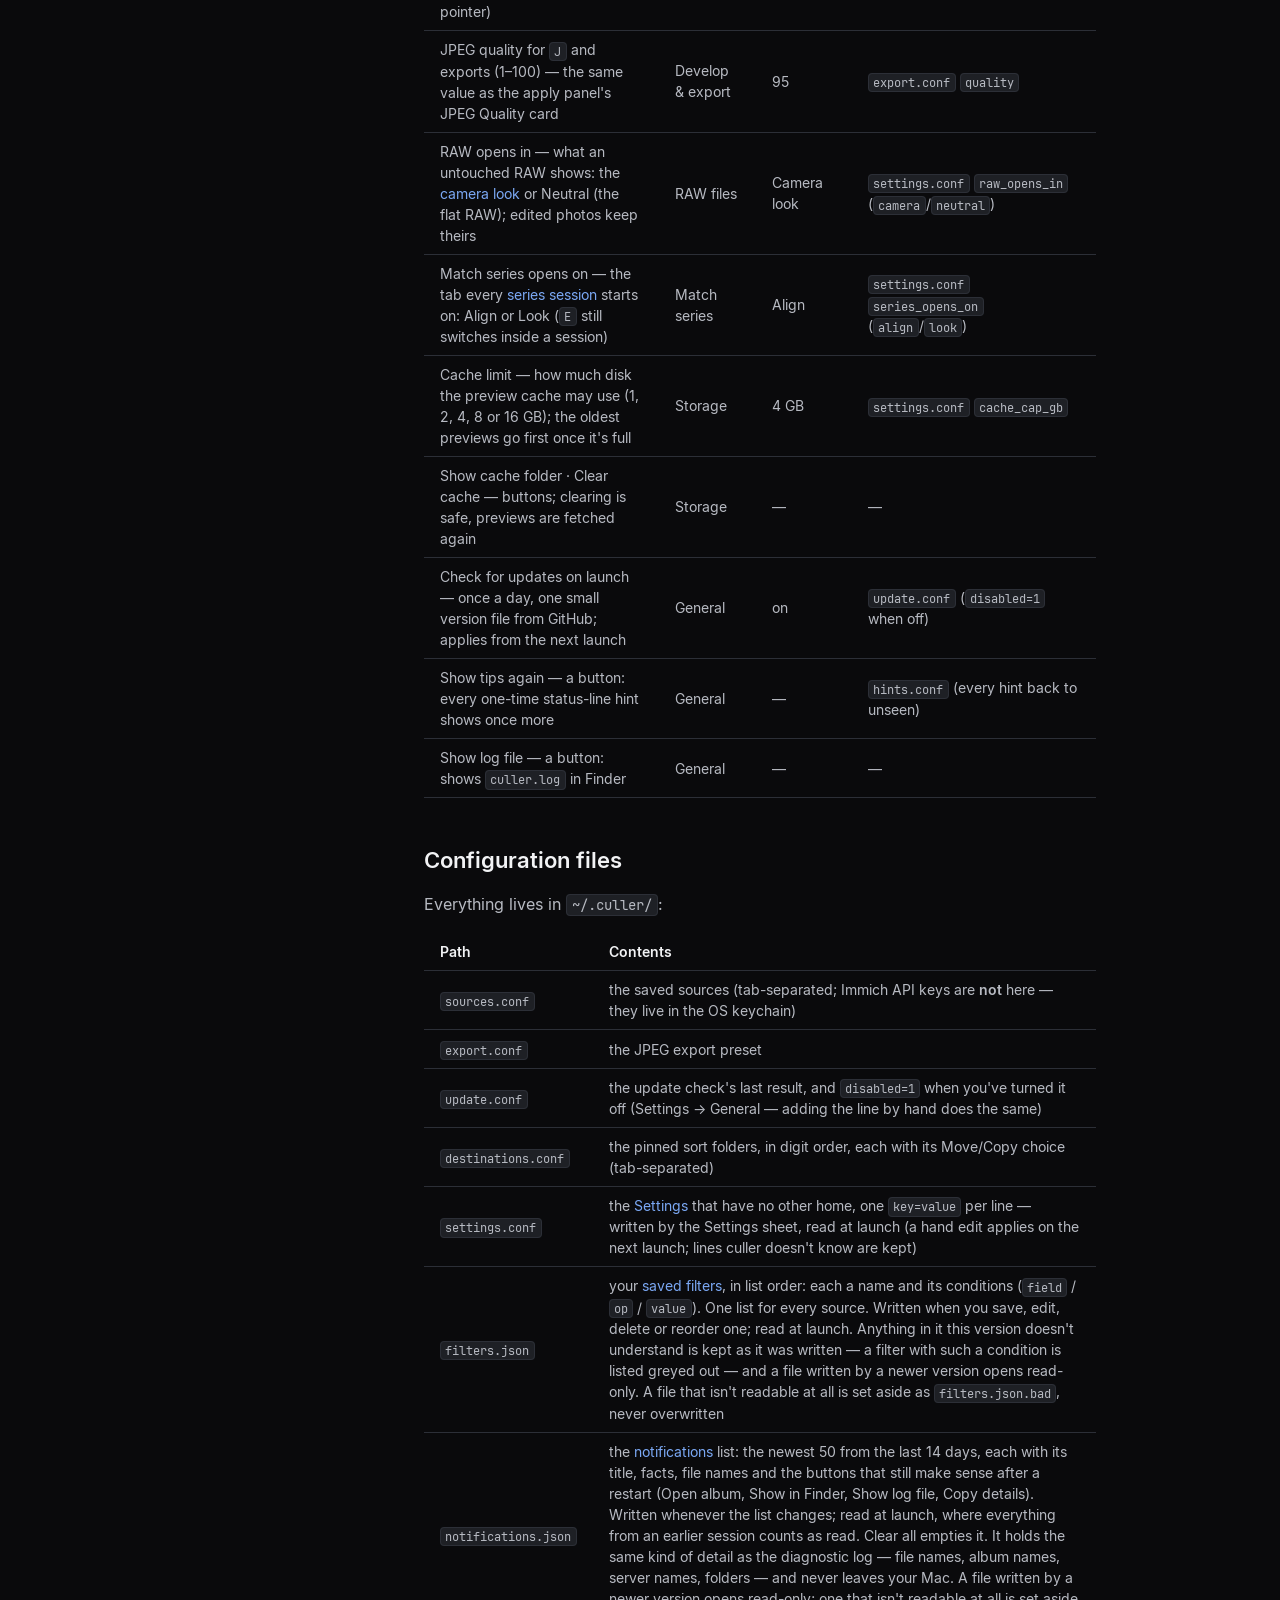
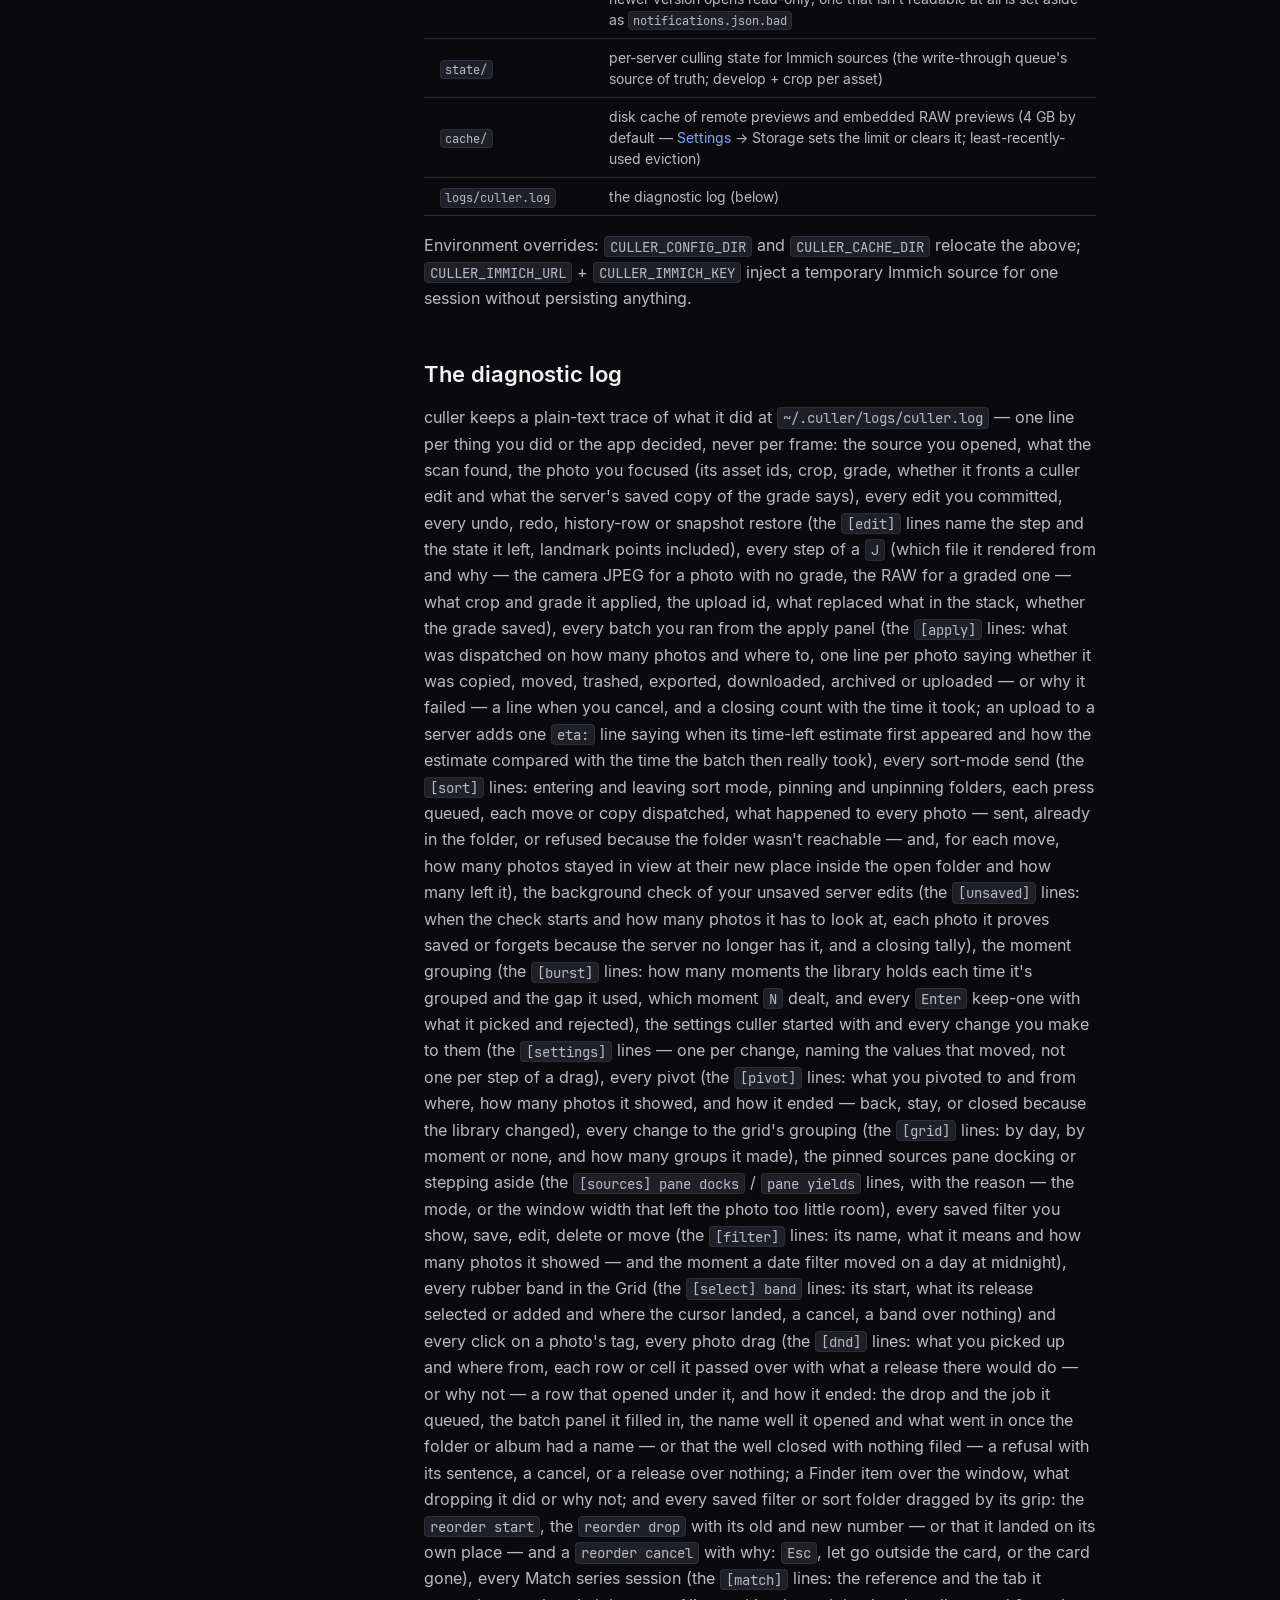
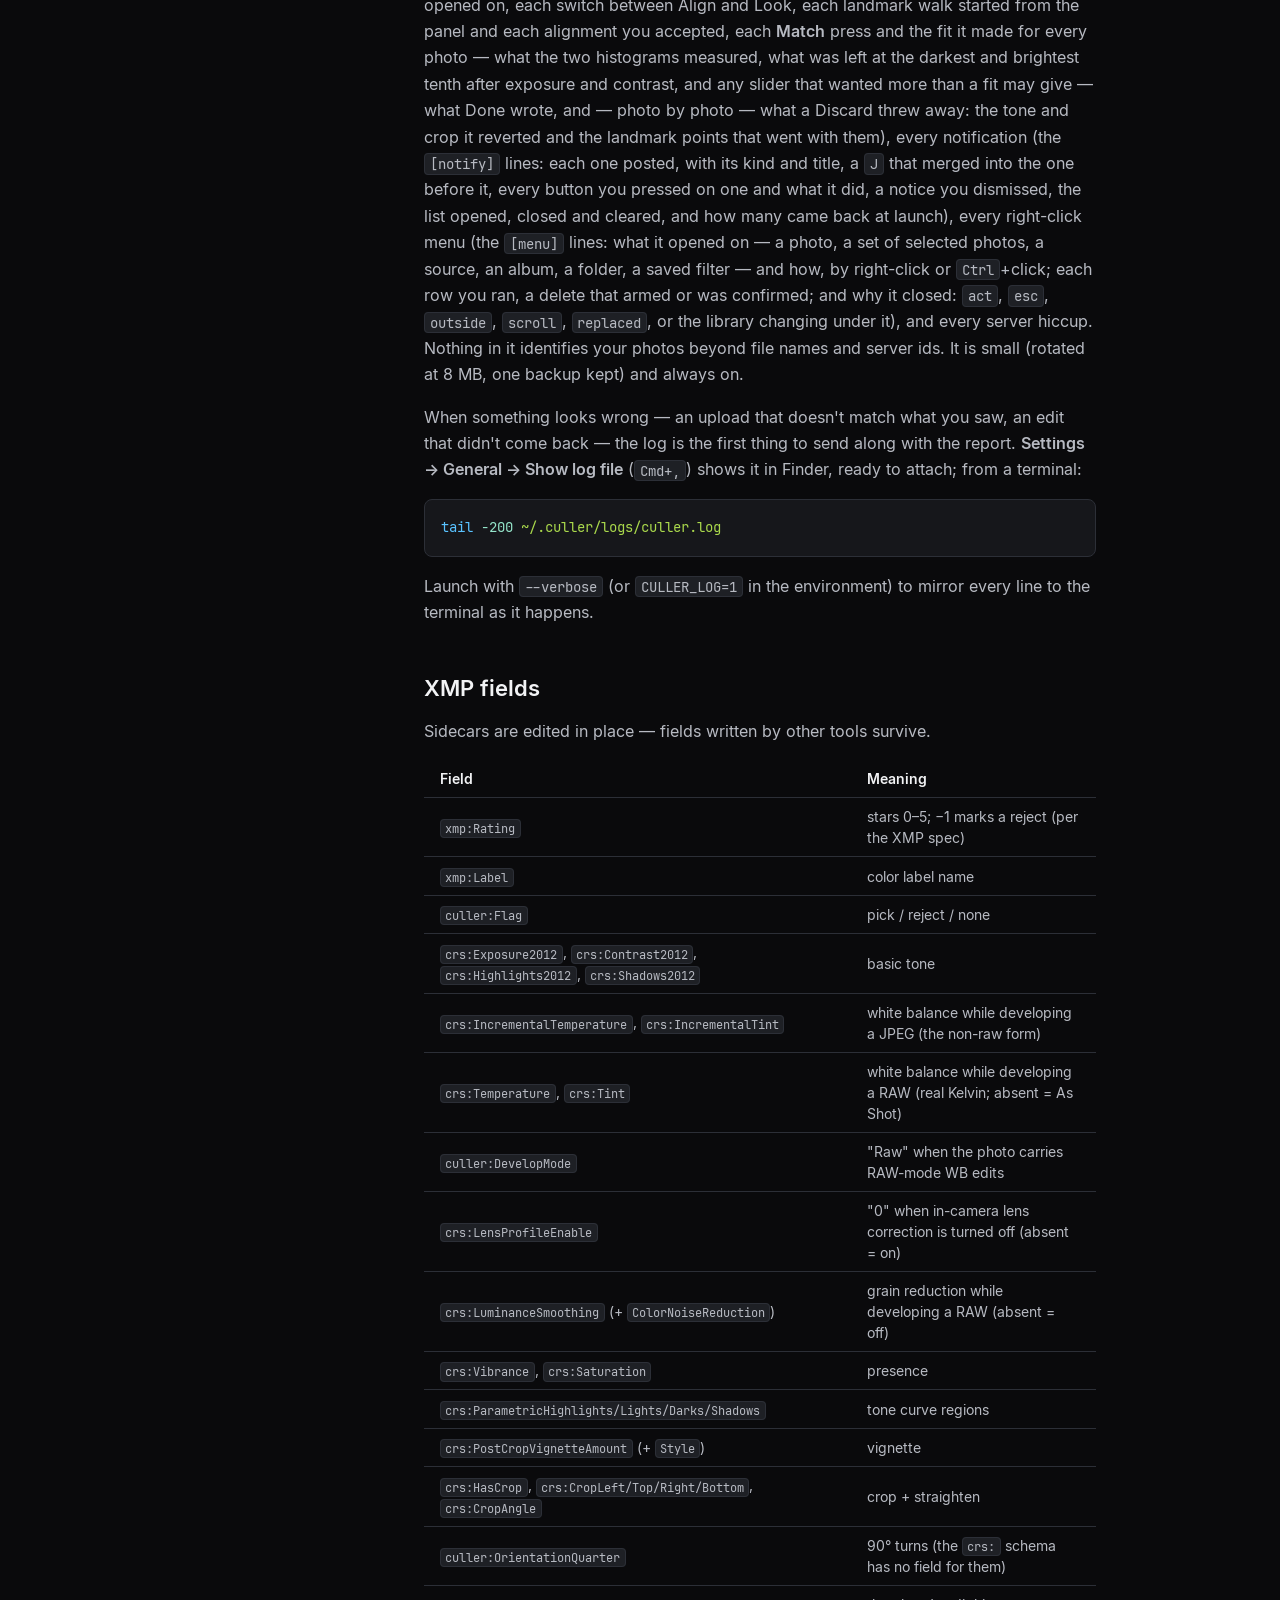
<file: manual/reference/index.html>
<!DOCTYPE html>
<html lang="en">
<head>
<meta charset="utf-8">
<meta name="viewport" content="width=device-width, initial-scale=1">
<title>Reference — culler manual</title>
<meta name="description" content="Extremely fast, keyboard-driven photo culling for macOS. RAW+JPEG pairs, develop and crop built in, everything non-destructive.">
<link rel="icon" type="image/png" href="https://mertenssander.github.io/culler-releases/img/icon-256.png">
<link rel="apple-touch-icon" href="https://mertenssander.github.io/culler-releases/img/icon-512.png">
<link rel="preload" href="https://mertenssander.github.io/culler-releases/fonts/Inter-Regular.woff2" as="font" type="font/woff2" crossorigin>
<link rel="preload" href="https://mertenssander.github.io/culler-releases/fonts/Inter-SemiBold.woff2" as="font" type="font/woff2" crossorigin>
<link rel="preload" href="https://mertenssander.github.io/culler-releases/fonts/JetBrainsMono-Regular.woff2" as="font" type="font/woff2" crossorigin>
<link rel="stylesheet" href="https://mertenssander.github.io/culler-releases/css/site.css?h=91cbe195ef2dc306fa63">
</head>
<body>
<header class="nav">
  <a class="nav-brand" href="https://mertenssander.github.io/culler-releases/">
    <img src="https://mertenssander.github.io/culler-releases/img/icon-256.png" alt="" width="24" height="24">
    <span>culler</span>
  </a>
  <nav class="nav-links">
    <a href="https://mertenssander.github.io/culler-releases/manual/">Manual</a>
    <a href="https://mertenssander.github.io/culler-releases/changelog/">Changelog</a>
    <a class="btn btn--accent" href="https://mertenssander.github.io/culler-releases/#download">Download v0.11.0</a>
  </nav>
  <details class="nav-menu">
    <summary aria-label="Menu">Menu</summary>
    <div class="nav-menu-panel">
      <a href="https://mertenssander.github.io/culler-releases/manual/">Manual</a>
      <a href="https://mertenssander.github.io/culler-releases/changelog/">Changelog</a>
      <a href="https://mertenssander.github.io/culler-releases/#download">Download v0.11.0</a>
    </div>
  </details>
</header>
<main>


<div class="docs">
  <aside class="docs-sidebar">
    <details class="docs-toc">
      <summary>Reference</summary>
      <nav>
        
        <a 
           href="https:&#x2F;&#x2F;mertenssander.github.io&#x2F;culler-releases&#x2F;manual&#x2F;getting-started&#x2F;">Getting started</a>
        
        <a 
           href="https:&#x2F;&#x2F;mertenssander.github.io&#x2F;culler-releases&#x2F;manual&#x2F;culling&#x2F;">Culling</a>
        
        <a 
           href="https:&#x2F;&#x2F;mertenssander.github.io&#x2F;culler-releases&#x2F;manual&#x2F;viewing&#x2F;">Viewing and comparing</a>
        
        <a 
           href="https:&#x2F;&#x2F;mertenssander.github.io&#x2F;culler-releases&#x2F;manual&#x2F;develop&#x2F;">Develop</a>
        
        <a 
           href="https:&#x2F;&#x2F;mertenssander.github.io&#x2F;culler-releases&#x2F;manual&#x2F;crop&#x2F;">Crop, rotate and straighten</a>
        
        <a 
           href="https:&#x2F;&#x2F;mertenssander.github.io&#x2F;culler-releases&#x2F;manual&#x2F;sources&#x2F;">Sources</a>
        
        <a 
           href="https:&#x2F;&#x2F;mertenssander.github.io&#x2F;culler-releases&#x2F;manual&#x2F;batch-and-export&#x2F;">Batch operations and export</a>
        
        <a class="active" aria-current="page"
           href="https:&#x2F;&#x2F;mertenssander.github.io&#x2F;culler-releases&#x2F;manual&#x2F;reference&#x2F;">Reference</a>
        
      </nav>
    </details>
    <nav class="docs-nav">
      <a href="https:&#x2F;&#x2F;mertenssander.github.io&#x2F;culler-releases&#x2F;manual&#x2F;">Manual</a>
      
      <a 
         href="https:&#x2F;&#x2F;mertenssander.github.io&#x2F;culler-releases&#x2F;manual&#x2F;getting-started&#x2F;">Getting started</a>
      
      <a 
         href="https:&#x2F;&#x2F;mertenssander.github.io&#x2F;culler-releases&#x2F;manual&#x2F;culling&#x2F;">Culling</a>
      
      <a 
         href="https:&#x2F;&#x2F;mertenssander.github.io&#x2F;culler-releases&#x2F;manual&#x2F;viewing&#x2F;">Viewing and comparing</a>
      
      <a 
         href="https:&#x2F;&#x2F;mertenssander.github.io&#x2F;culler-releases&#x2F;manual&#x2F;develop&#x2F;">Develop</a>
      
      <a 
         href="https:&#x2F;&#x2F;mertenssander.github.io&#x2F;culler-releases&#x2F;manual&#x2F;crop&#x2F;">Crop, rotate and straighten</a>
      
      <a 
         href="https:&#x2F;&#x2F;mertenssander.github.io&#x2F;culler-releases&#x2F;manual&#x2F;sources&#x2F;">Sources</a>
      
      <a 
         href="https:&#x2F;&#x2F;mertenssander.github.io&#x2F;culler-releases&#x2F;manual&#x2F;batch-and-export&#x2F;">Batch operations and export</a>
      
      <a class="active" aria-current="page"
         href="https:&#x2F;&#x2F;mertenssander.github.io&#x2F;culler-releases&#x2F;manual&#x2F;reference&#x2F;">Reference</a>
      
    </nav>
  </aside>
  <article class="prose">
    <h1>Reference</h1>
    <h2 id="keys-normal-view">Keys — normal view</h2>
<table><thead><tr><th>Key</th><th>Action</th></tr></thead><tbody>
<tr><td><code>←</code> <code>→</code> / <code>↑</code> <code>↓</code></td><td>previous / next photo (±10)</td></tr>
<tr><td><code>Home</code> / <code>End</code></td><td>first / last</td></tr>
<tr><td><code>,</code> / <code>.</code></td><td>first photo of the previous / next moment — photos from one camera each within 4 s of the last (the gap is a <a href="https://mertenssander.github.io/culler-releases/manual/reference/#settings">setting</a>); single photos are skipped (see <a href="https://mertenssander.github.io/culler-releases/manual/viewing/#moments">Viewing</a>)</td></tr>
<tr><td><code>P</code> / <code>X</code> / <code>U</code></td><td>pick / reject / clear flag</td></tr>
<tr><td><code>1</code>–<code>5</code>, <code>0</code></td><td>star rating / clear (same number again clears)</td></tr>
<tr><td><code>6</code>–<code>9</code></td><td>color label red / yellow / green / blue (again clears)</td></tr>
<tr><td><code>Y</code> / <code>Shift+Y</code></td><td>select / deselect this photo (build a set for marking + batch actions) / show only selected</td></tr>
<tr><td><code>Cmd/Ctrl+A</code> / <code>Cmd/Ctrl+D</code></td><td>select all in view / deselect all</td></tr>
<tr><td><code>Cmd/Ctrl+Click</code> / <code>Shift+Click</code> / <code>Shift+arrows</code></td><td>toggle / range / sweep the selection (filmstrip + Grid; a sweep straight after a deselect deselects the run) — or click the box in a hovered thumbnail's corner (<code>Shift</code>+click it for a run)</td></tr>
<tr><td>Right-click / <code>Ctrl+click</code></td><td>a photo's <a href="https://mertenssander.github.io/culler-releases/manual/culling/#right-click-menus">menu</a> — the filmstrip, the Grid, the photo itself (the Grid's peek too): mark, rate, label, select, add to an album, Batch…, and on the loupe copy / paste settings, rotate, undo, <code>J</code>; on a photo inside the selection it acts on the whole set. A right-click moves the cursor like a click and never touches the selection. Sources rows and saved filters have their own; <code>↑</code> <code>↓</code> <code>⏎</code> work inside, <code>Esc</code> closes only the menu. <code>Ctrl+click</code> is macOS's right-click</td></tr>
<tr><td>Drag a thumbnail / <code>⌥</code></td><td>drag a filmstrip or Grid thumbnail — or the photo itself, at fit — the whole selection when it's in it — onto a row of the <a href="https://mertenssander.github.io/culler-releases/manual/sources/#dragging-photos-onto-folders-and-albums">pinned sources pane</a>: a folder of the open folder moves it there, another folder source copies it, an album of the open server adds it; <strong>+ New folder</strong> / <strong>+ New album</strong> ask for the name first, then do the same; in sort mode, onto a numbered cell. Photos from a folder onto a server or one of its albums, or a server's photos onto a folder, <a href="https://mertenssander.github.io/culler-releases/manual/sources/#filling-in-an-upload-or-a-download">fill in the batch panel</a> and wait. <code>⌥</code> held at the release flips Move and Copy; <code>Esc</code> cancels; hold over a closed row to open it</td></tr>
<tr><td>Drop a Finder folder</td><td>anywhere on the window: <a href="https://mertenssander.github.io/culler-releases/manual/sources/#opening-a-folder-from-finder">opens it</a> as a source, like <code>O</code> (<code>Cmd/Ctrl+O</code> in the menu)</td></tr>
<tr><td><code>Z</code> / <code>Space</code> / double-click</td><td>zoom 100% ⇄ fit (drag to pan)</td></tr>
<tr><td>Scroll / pinch</td><td>continuous zoom around the pointer (to 8×; snaps back to fit)</td></tr>
<tr><td><code>F</code> / <code>Shift+F</code></td><td>cycle filter (All → Picks → Picks+unrated → Rejects → Unrated → Edited → Labeled) / show all — the status line counts the view you land on</td></tr>
<tr><td><code>Cmd/Ctrl+1</code>–<code>5</code>, <code>0</code></td><td>filter to at least N stars / show all</td></tr>
<tr><td><code>Cmd/Ctrl+F</code></td><td>saved filters — the list of your own named filters; <code>1</code>–<code>9</code> shows one, <code>N</code> saves what's showing (see <a href="https://mertenssander.github.io/culler-releases/manual/culling/#saved-filters-cmd-f">Culling</a> and the <a href="https://mertenssander.github.io/culler-releases/manual/reference/#keys-saved-filters-cmd-f">keys below</a>). Also in the Grid and Survey; not in Compare, Match series, crop or the sources pane</td></tr>
<tr><td><code>Shift+U</code></td><td>show only unsaved server edits — the photos the corner's "N unsaved" chip counts (Immich; <code>Shift+U</code> or <code>F</code> returns to all; see <a href="https://mertenssander.github.io/culler-releases/manual/sources/#write-through-sync">Sources</a>)</td></tr>
<tr><td><code>K</code></td><td>Grid view — overview of the working set (see <a href="https://mertenssander.github.io/culler-releases/manual/viewing/#grid-view-k">Viewing</a>)</td></tr>
<tr><td><code>V</code></td><td>Compare view</td></tr>
<tr><td><code>N</code></td><td>Survey view — on a moment, exactly that moment (a click on the photo's <code>[moment k/n]</code> tag does the same)</td></tr>
<tr><td><code>M</code></td><td>Match series — align a set's frames to the current photo and, optionally, match its tone; <code>M</code> again is <strong>Done</strong> (applies what changed), <code>Esc</code> is <strong>Discard</strong> (once anything's changed, <code>Esc</code> arms first and a second <code>Esc</code> discards) (see <a href="https://mertenssander.github.io/culler-releases/manual/develop/#matching-a-series-m">Develop</a>)</td></tr>
<tr><td><code>E</code> (match)</td><td>switch the series panel between its <strong>Align</strong> and <strong>Look</strong> tabs for this session (every session opens on the tab <a href="https://mertenssander.github.io/culler-releases/manual/reference/#settings">Settings</a> names — Align by default)</td></tr>
<tr><td><code>R</code> / <code>L</code> (match)</td><td>re-anchor the reference / unlink-link the focused photo (<code>L</code>: on the Look tab)</td></tr>
<tr><td><code>C</code> (match)</td><td>align the focused photo by hand over the reference's fixed frame — drag moves it, corners/scroll/<code>↑</code>/<code>↓</code> size it, <code>Cmd/Ctrl+arrows</code> nudge it, <code>\</code> previews the result; on the reference it crops the frame that leads (see <a href="https://mertenssander.github.io/culler-releases/manual/develop/#aligning-the-frames">Develop</a>)</td></tr>
<tr><td><code>Shift+C</code> (match)</td><td>landmark align, from the series panel or any pass — it opens the reference while it has no points (click 2–8 of them), then the first photo that still needs its own: click the same numbered points and its crop solves itself; <code>Tab</code> skips an out-of-view point, <code>⌫</code> undoes the last, <code>Enter</code> accepts and moves on, <code>C</code> accepts and returns to the panel; once every photo is aligned it reopens the reference's points to move, add or remove them — every photo whose crop is still the one its landmarks gave it re-aligns to the edit, a hand-tuned crop stays — and <code>Enter</code> there visits only a photo left with fewer than two pairs; points are saved with the photos, so a re-entry resumes where you left off (see <a href="https://mertenssander.github.io/culler-releases/manual/develop/#aligning-the-frames">Develop</a>)</td></tr>
<tr><td><code>K</code> (match)</td><td>matched preview — the frozen set as a grid with its live crop and tone; click a photo to focus it, <code>K</code>/<code>Esc</code> closes</td></tr>
<tr><td><code>E</code></td><td>develop panel — RAW-paired photos develop the RAW (see <a href="https://mertenssander.github.io/culler-releases/manual/develop/#raw-paired-photos-develop-the-raw">Develop</a>)</td></tr>
<tr><td><code>Shift+A</code></td><td>Auto — auto tone on what you see (on top of a RAW's camera look)</td></tr>
<tr><td><code>⌥</code> / <code>⇧</code> (develop)</td><td>fine / coarse: hold <code>⌥</code> (Option) while you drag a develop slider or drag in the histogram and it moves a tenth as far; hold <code>⇧</code> (Shift) and it moves four times as far — the slider's knob and a <code>fine</code> / <code>coarse</code> caption beside its value show which; with the scroll wheel and <code>-</code> <code>=</code> they pick the fine or coarse step (see <a href="https://mertenssander.github.io/culler-releases/manual/develop/#working-a-slider">Develop</a>)</td></tr>
<tr><td><code>[</code> / <code>]</code> (develop)</td><td>aim the previous / next develop slider — the one the keys and the wheel act on (a drag, a click on its track or value, or its histogram zone aims one too); <code>Esc</code> lets go (see <a href="https://mertenssander.github.io/culler-releases/manual/develop/#the-aimed-slider">Develop</a>)</td></tr>
<tr><td><code>-</code> / <code>=</code> (develop)</td><td>step the aimed slider down / up — Exposure 0.10 EV, a ±100 slider 5, Temp on a RAW 1 %; <code>⌥</code> fine, <code>⇧</code> coarse; with nothing aimed, Exposure</td></tr>
<tr><td><code>Enter</code> / <code>⌫</code> (develop)</td><td>type a value into / reset the aimed slider</td></tr>
<tr><td>Scroll (develop)</td><td>edits the aimed slider with the pointer over it — any slider while <code>⌥</code> is held; anywhere else it scrolls the panel</td></tr>
<tr><td><code>⌥</code> held (develop)</td><td>the clipping mask: while a highlight slider (Exposure, Highlights, Whites, Curve highlights) or a shadow slider (Shadows, Blacks, Curve shadows) is aimed or moving, the photo dims and only what clips shows, each pixel in the colour of the channels it lost — white means nothing is left (gold on a RAW whose sensor kept detail); never in exports (see <a href="https://mertenssander.github.io/culler-releases/manual/develop/#clipping-warnings-w">Develop</a>)</td></tr>
<tr><td><code>Shift</code>+double-click (develop)</td><td>on Whites or Blacks — the row or its histogram zone: set it to the clipping point; a plain double-click resets it</td></tr>
<tr><td><code>Shift+C</code> / <code>Shift+V</code></td><td>copy / paste develop + crop settings (not in a series session: there <code>Shift+C</code> is the landmark walk and a paste is refused — it would write before Done)</td></tr>
<tr><td><code>Cmd/Ctrl+Z</code> / <code>Shift+Cmd/Ctrl+Z</code></td><td>undo / redo the last edit (see <a href="https://mertenssander.github.io/culler-releases/manual/develop/#edit-history-snapshots">Develop</a>)</td></tr>
<tr><td><code>C</code></td><td>crop mode</td></tr>
<tr><td><code>R</code> / <code>Shift+R</code></td><td>rotate 90° clockwise / counter-clockwise</td></tr>
<tr><td><code>\</code></td><td>before / after (untouched original) — tap to latch, hold to peek: a quick press switches it, holding shows the other state only while you hold the key (see <a href="https://mertenssander.github.io/culler-releases/manual/viewing/#before-after">Viewing</a>)</td></tr>
<tr><td><code>W</code></td><td>clipping warnings on the photo (red = blown, blue = crushed; RAW mode adds gold = recoverable, red = clipped in the file) — tap to latch, hold to peek, like <code>\</code></td></tr>
<tr><td><code>Q</code></td><td>pick a gray point — the white-balance eyedropper (develop pane open; click something neutral, <code>Esc</code> cancels; inside a series — on its Look tab — it samples the focused photo, applied on Done)</td></tr>
<tr><td><code>S</code></td><td>sources pane — opens it; with the pane <a href="https://mertenssander.github.io/culler-releases/manual/sources/#keeping-the-panel-open">kept open</a>, moves the keys into it (and <code>S</code> or <code>Esc</code> back out)</td></tr>
<tr><td><code>Shift+S</code></td><td>jump to date — pick a month and go (large Immich libraries; type filters, ↑↓ move, Enter jumps, Esc cancels)</td></tr>
<tr><td><code>I</code></td><td>info panel (photo details; on Immich sources adds description, people and albums)</td></tr>
<tr><td><code>Shift+I</code></td><td>album picker (servers): toggle the photo in / out of albums — or, with the photo in a selection, file the whole selection; type a new name to make an album (<code>+ New album '…'</code>, the last row, <code>Enter</code>); inside an album the first row takes the photos out (a selection asks once). ↑↓ move, Space / Enter act, type filters, Esc closes</td></tr>
<tr><td><code>G</code></td><td>step into / out of a stack (Immich) — or click the filmstrip's <code>×N</code> badge or the photo's <code>STACK · N photos</code> line; inside, its <code>[stack]</code> tag steps back out</td></tr>
<tr><td><code>Shift+G</code></td><td>pivot — show every photo sharing this one's moment (<code>M</code>), day (<code>D</code>), camera (<code>C</code>) or lens (<code>L</code>); pick in the card with the letter, <code>↑</code>/<code>↓</code> + <code>Enter</code> or a click (see <a href="https://mertenssander.github.io/culler-releases/manual/culling/#pivot-same-day-camera-lens-or-moment-shift-g">Culling</a>)</td></tr>
<tr><td><code>Esc</code> / <code>Enter</code> (pivot)</td><td>back to the photo and filter you pivoted from (in the grid: the same scroll) / leave the pivot and stay on this photo</td></tr>
<tr><td><code>A</code></td><td>apply panel</td></tr>
<tr><td><code>Shift+D</code></td><td>sort mode — send photos into pinned folders; <code>Shift+D</code> or <code>Esc</code> leaves (folder sources; pin the folders under <strong>A → Copy or Move → Sort destinations</strong> — see <a href="https://mertenssander.github.io/culler-releases/manual/batch-and-export/#sorting-into-folders-shift-d">Batch</a>)</td></tr>
<tr><td><code>1</code>–<code>9</code> (sort mode)</td><td>send the photo — or the whole selection, when the photo is in it — to destination 1–9; a Move asks once per folder per session (ratings and labels rest while sorting)</td></tr>
<tr><td><code>J</code> / <code>Shift+J</code></td><td>export JPEG / overwrite the paired JPEG (press twice)</td></tr>
<tr><td><code>Shift+N</code></td><td>notifications — the list of finished uploads, batch jobs and <code>J</code> renders, anything that couldn't be saved, and a server problem when it starts (also in the Grid; not in Compare, Survey, Match series or crop — see <a href="https://mertenssander.github.io/culler-releases/manual/batch-and-export/#notifications">Batch</a> and the <a href="https://mertenssander.github.io/culler-releases/manual/reference/#keys-notifications-shift-n">keys below</a>)</td></tr>
<tr><td><code>T</code></td><td>toggle auto-advance (remembered across launches — the same switch as in <a href="https://mertenssander.github.io/culler-releases/manual/reference/#settings">Settings</a>)</td></tr>
<tr><td><code>Cmd/Ctrl+,</code></td><td>Settings — the sheet of <a href="https://mertenssander.github.io/culler-releases/manual/reference/#settings">settings</a> (also in the Grid; not in Compare, Survey, Match series or crop)</td></tr>
<tr><td><code>Shift+Space</code></td><td>fire the shutter remotely (tethered camera session only; ~2.5s of focus, then capture)</td></tr>
<tr><td><code>[</code> / <code>]</code></td><td>nudge manual focus near / far (tethered, lens on MF; <code>Shift</code> = big step, <code>Cmd</code> = fine) — not with the develop pane open (there they aim a slider) or in crop: an editing mode never changes the camera</td></tr>
<tr><td><code>L</code></td><td>hold focus (AF-L, tethered AF only): park the half-press so every fire is instant; <code>L</code> again releases</td></tr>
<tr><td><code>B</code></td><td>live viewfinder stream (tethered): a continuous preview between shots — <code>B</code> or <code>Esc</code> returns to the photos</td></tr>
<tr><td><code>O</code></td><td>open another folder (ad-hoc, not saved) — or drop one from Finder onto the window</td></tr>
<tr><td><code>D</code></td><td>debug HUD</td></tr>
<tr><td><code>H</code></td><td>help overlay — <code>H</code> again or <code>Esc</code> closes it (that <code>Esc</code> does nothing else)</td></tr>
<tr><td><code>Esc</code></td><td>close the help overlay; then step out of a stack, then out of a pivot (or close the live view, or leave sort mode) — one layer per press</td></tr>
</tbody></table>
<h2 id="keys-crop-mode-c">Keys — crop mode (<code>C</code>)</h2>
<table><thead><tr><th>Key</th><th>Action</th></tr></thead><tbody>
<tr><td><code>Enter</code> / <code>C</code></td><td>apply and exit</td></tr>
<tr><td><code>Esc</code></td><td>cancel (with the Level tool armed: disarm it first; press again to cancel the crop)</td></tr>
<tr><td><code>←</code> / <code>→</code></td><td>nudge the straighten angle by 0.1° (<code>Shift</code> = 1°)</td></tr>
<tr><td><code>R</code> / <code>Shift+R</code></td><td>quarter turn</td></tr>
<tr><td><code>L</code></td><td>arm / disarm the Level tool</td></tr>
<tr><td><code>H</code></td><td>help overlay — <code>H</code> again or <code>Esc</code> closes it (that <code>Esc</code> does nothing else)</td></tr>
</tbody></table>
<h2 id="keys-grid-view-k">Keys — Grid view (<code>K</code>)</h2>
<table><thead><tr><th>Key</th><th>Action</th></tr></thead><tbody>
<tr><td>arrows</td><td>move the cursor a cell / a row</td></tr>
<tr><td><code>Home</code> / <code>End</code>, <code>PgUp</code> / <code>PgDn</code></td><td>first / last photo, page up / down</td></tr>
<tr><td><code>,</code> / <code>.</code></td><td>previous / next moment (the cursor moves; also from a peek)</td></tr>
<tr><td><code>P</code> <code>X</code> <code>U</code>, <code>0</code>–<code>5</code>, <code>6</code>–<code>9</code></td><td>mark the cursored photo — or every selected photo, when the cursored one is in the selection</td></tr>
<tr><td><code>Y</code>, <code>Cmd+Click</code> / <code>Shift+Click</code> / <code>Shift+arrows</code>, <code>Cmd+A</code> / <code>Cmd+D</code></td><td>select the cursored cell / toggle · range · sweep / all · none (<code>Shift+Y</code> shows only selected); a hovered cell's corner box toggles it too</td></tr>
<tr><td>Drag (grid, empty space)</td><td>rubber band — press on empty space (a gap between cells, the margins, past the last photo) and drag: every photo the band crosses is selected when you let go, replacing the selection; <code>Shift</code> or <code>Cmd</code> held at the release adds to it instead; <code>Esc</code> cancels and nothing changes. A drag that starts on a photo moves the photo (see <a href="https://mertenssander.github.io/culler-releases/manual/culling/#selecting-a-set">Selecting a set</a>)</td></tr>
<tr><td><code>Space</code></td><td>peek the cursored photo full-size (real zoom; <code>Space</code>/<code>Esc</code> pops back, arrows flip neighbors)</td></tr>
<tr><td><code>T</code></td><td>toggle auto-advance</td></tr>
<tr><td><code>Shift+Space</code></td><td>fire the shutter remotely (tethered camera session only; ~2.5s of focus, then capture)</td></tr>
<tr><td><code>Z</code></td><td>cycle cell size (while peeking: zoom, as in the loupe)</td></tr>
<tr><td><code>G</code></td><td>group the grid by day → by moment → none; a header's box selects its group (again: deselects), its title jumps to the group, a moment's <strong>Survey</strong> button surveys it — see <a href="https://mertenssander.github.io/culler-releases/manual/viewing/#grouping-the-grid-g">Viewing</a></td></tr>
<tr><td><code>A</code></td><td>batch panel, in place (the grid stays up)</td></tr>
<tr><td><code>Shift+D</code>, then <code>1</code>–<code>9</code></td><td>sort mode, in place — the digits send the cursored photo (or its selection) to a pinned folder; <code>Esc</code> leaves sort mode first, the grid on the next press</td></tr>
<tr><td><code>F</code> / <code>Cmd+1</code>–<code>5</code>, <code>0</code> / <code>Shift+U</code> / <code>Cmd+F</code></td><td>change the filter — the grid re-points live (<code>Shift+U</code>: unsaved server edits; <code>Cmd+F</code>: your saved filters)</td></tr>
<tr><td><code>Shift+G</code></td><td>pivot the grid to the cursored photo's moment / day / camera / lens (also from a peek)</td></tr>
<tr><td><code>E</code> <code>C</code> <code>V</code> <code>N</code> <code>M</code> <code>S</code></td><td>exit, then act on the cursored photo (also from a peek) — except <code>S</code> with the sources pane <a href="https://mertenssander.github.io/culler-releases/manual/sources/#keeping-the-panel-open">kept open</a>: it moves the keys into the pane and the grid stays, also across the switch</td></tr>
<tr><td><code>H</code></td><td>help overlay — <code>H</code> again or <code>Esc</code> closes it (that <code>Esc</code> does nothing else)</td></tr>
<tr><td><code>Esc</code> / <code>Enter</code> / <code>K</code></td><td>exit onto the cursored photo — inside a pivot, <code>Esc</code> leaves the pivot (back to the grid you pivoted from, same scroll)</td></tr>
</tbody></table>
<h2 id="keys-compare-view-v">Keys — Compare view (<code>V</code>)</h2>
<table><thead><tr><th>Key</th><th>Action</th></tr></thead><tbody>
<tr><td><code>←</code> / <code>→</code></td><td>advance the Candidate</td></tr>
<tr><td><code>↑</code></td><td>promote the Candidate to Select</td></tr>
<tr><td><code>↓</code></td><td>swap Select ⇄ Candidate</td></tr>
<tr><td><code>Tab</code> (or click)</td><td>focus the other pane — marking keys hit the focused pane</td></tr>
<tr><td><code>P</code> <code>X</code> <code>U</code>, <code>0</code>–<code>5</code>, <code>6</code>–<code>9</code></td><td>mark the focused pane</td></tr>
<tr><td><code>Z</code> / <code>Space</code> / double-click</td><td>synced zoom</td></tr>
<tr><td><code>\</code></td><td>before / after (both panes) — tap to latch, hold to peek</td></tr>
<tr><td><code>H</code></td><td>help overlay — <code>H</code> again or <code>Esc</code> closes it (that <code>Esc</code> does nothing else)</td></tr>
<tr><td><code>Esc</code> / <code>V</code></td><td>exit onto the Select</td></tr>
</tbody></table>
<h2 id="keys-survey-view-n">Keys — Survey view (<code>N</code>)</h2>
<table><thead><tr><th>Key</th><th>Action</th></tr></thead><tbody>
<tr><td>arrows</td><td>move the focus through the grid</td></tr>
<tr><td><code>X</code></td><td>reject + remove from the grid</td></tr>
<tr><td><code>⌫</code> / <code>Delete</code></td><td>remove without judging</td></tr>
<tr><td><code>Enter</code></td><td>keep this one — pick the focused photo, reject + remove every other photo with no flag and no stars (picks and rated photos stay); with auto-advance on, deals the next moment</td></tr>
<tr><td><code>,</code> / <code>.</code></td><td>deal the previous / next moment</td></tr>
<tr><td><code>Space</code></td><td>peek the focused photo full-size (real zoom with <code>Z</code>/scroll; <code>Space</code>/<code>Esc</code> pops back, arrows keep moving the focus, <code>X</code> keeps winnowing)</td></tr>
<tr><td><code>A</code></td><td>exit onto the focused survivor, then open the batch panel</td></tr>
<tr><td><code>K</code></td><td>hop to the Grid view</td></tr>
<tr><td><code>E</code> <code>C</code> <code>V</code> <code>M</code> <code>S</code></td><td>exit onto the focused survivor, then act</td></tr>
<tr><td><code>F</code> / <code>Cmd+1</code>–<code>5</code>, <code>0</code> / <code>Shift+U</code> / <code>Cmd+F</code></td><td>change the filter — the survey re-deals from the new set (<code>Shift+U</code>: unsaved server edits; <code>Cmd+F</code>: your saved filters)</td></tr>
<tr><td><code>P</code> <code>U</code>, <code>0</code>–<code>5</code>, <code>6</code>–<code>9</code></td><td>mark the focused photo</td></tr>
<tr><td><code>H</code></td><td>help overlay — <code>H</code> again or <code>Esc</code> closes it (that <code>Esc</code> does nothing else)</td></tr>
<tr><td><code>Esc</code> / <code>N</code></td><td>exit onto the focused survivor</td></tr>
</tbody></table>
<h2 id="keys-sources-pane-s">Keys — sources pane (<code>S</code>)</h2>
<table><thead><tr><th>Key</th><th>Action</th></tr></thead><tbody>
<tr><td><code>↑</code> / <code>↓</code></td><td>select a row</td></tr>
<tr><td><code>Enter</code></td><td>open the selected source or album, or the selected subfolder of the open folder as the view (<code>Esc</code> goes back; <code>Enter</code> on the open folder's own row goes back too) — or continue the selected tether session (<code>+  New session</code> starts a fresh dated folder; <code>+ New album</code> and <code>+ New folder</code> open a name field — <code>Enter</code> makes the album, or the folder inside the one the row heads; the Tether sessions row expands its list)</td></tr>
<tr><td><code>→</code> / <code>←</code></td><td>expand an Immich row into its albums, the open folder's row (and its subfolders) into the folders inside it, or the camera row (the Tether sessions row when no camera is plugged in) into its past sessions / collapse</td></tr>
<tr><td><code>N</code></td><td>add a source</td></tr>
<tr><td><code>R</code></td><td>rename the selected source, session, album or folder inline (Enter commits, Esc reverts; an album is renamed on the server — owners and editors; a subfolder of the open folder is renamed on disk, then the source re-scans — refused for a sort destination, a saved source or what holds one; on a source row <code>R</code> renames its label, never the folder)</td></tr>
<tr><td><code>⌫</code> / <code>Delete</code></td><td>remove the selected source, delete the selected session to the system Trash, delete the selected album on the server, or delete the selected EMPTY folder of the open folder (press twice; <code>Esc</code> stands an armed album or folder down; only an album you own that isn't shared — the photos stay; only a folder with nothing at all inside — anything in it is named instead; the live or open session, and the open album, refuse)</td></tr>
<tr><td><code>H</code></td><td>help overlay — <code>H</code> again or <code>Esc</code> closes it (that <code>Esc</code> does nothing else)</td></tr>
<tr><td><code>Esc</code> / <code>S</code></td><td>close the pane (Esc closes the add-row first)</td></tr>
</tbody></table>
<p>With the pane <a href="https://mertenssander.github.io/culler-releases/manual/sources/#keeping-the-panel-open">kept open</a> these keys
apply once <code>S</code> has moved the keyboard into it, with three differences:
<code>Enter</code> opens the row and hands the keys back to the photos, <code>Esc</code> / <code>S</code>
hand them back without closing anything, and every other key is ignored
(the status line says where the keys are). <code>Cmd</code>-shortcuts and <code>Shift+S</code>
keep their usual meaning.</p>
<h2 id="keys-saved-filters-cmd-f">Keys — saved filters (<code>Cmd+F</code>)</h2>
<p>In the list:</p>
<table><thead><tr><th>Key</th><th>Action</th></tr></thead><tbody>
<tr><td><code>1</code>–<code>9</code></td><td>show the filter at that position</td></tr>
<tr><td><code>0</code></td><td>back to all photos (the <strong>All photos</strong> row, there while a filter is on)</td></tr>
<tr><td><code>↑</code> / <code>↓</code>, <code>Enter</code></td><td>move the row, show it</td></tr>
<tr><td><code>N</code></td><td>new filter from what's showing — opens the editor filled in from the current filter and a lens or camera pivot</td></tr>
<tr><td><code>E</code></td><td>edit the row</td></tr>
<tr><td><code>⌫</code> / <code>Delete</code></td><td>delete the row (press twice)</td></tr>
<tr><td><code>Shift+↑</code> / <code>Shift+↓</code></td><td>move the row up / down — the digits follow position (with the mouse: drag the row by the grip right of its number; <code>Esc</code> while dragging cancels)</td></tr>
<tr><td><code>Esc</code> / <code>Cmd/Ctrl+F</code></td><td>close</td></tr>
</tbody></table>
<p>In the editor:</p>
<table><thead><tr><th>Key</th><th>Action</th></tr></thead><tbody>
<tr><td><code>Tab</code></td><td>the name ⇄ the rows</td></tr>
<tr><td><code>↑</code> / <code>↓</code></td><td>the previous / next row (<code>↑</code> from the first row is the name)</td></tr>
<tr><td><code>←</code> / <code>→</code></td><td>the previous / next control on the row</td></tr>
<tr><td><code>Space</code></td><td>work the control: light or clear a chip, pick an option, start typing a number (a digit does too), step the lens or camera list (<code>Shift+Space</code> steps back)</td></tr>
<tr><td><code>⌫</code> / <code>Delete</code></td><td>clear the row</td></tr>
<tr><td><code>Enter</code></td><td>save the filter and show it (while typing a number: finish the number)</td></tr>
<tr><td><code>Esc</code></td><td>cancel (while typing a number: put the number back)</td></tr>
</tbody></table>
<p>While a saved filter is on: <code>F</code>, <code>Shift+F</code> and <code>Cmd/Ctrl+0</code> return to all
photos; <code>Cmd/Ctrl+1</code>–<code>5</code>, <code>Shift+Y</code> and <code>Shift+U</code> replace it; <code>Shift+G</code>
pivots on top of it and <code>Esc</code> returns to it.</p>
<h2 id="keys-notifications-shift-n">Keys — notifications (<code>Shift+N</code>)</h2>
<p>While the list is open the keys belong to it (the photo underneath isn't
dimmed, but nothing reaches it):</p>
<table><thead><tr><th>Key</th><th>Action</th></tr></thead><tbody>
<tr><td><code>↑</code> / <code>↓</code></td><td>the previous / next notification</td></tr>
<tr><td><code>Enter</code></td><td>its first button (Open album, Retry in Batch…, Show in Finder…)</td></tr>
<tr><td><code>⌫</code> / <code>Delete</code></td><td>remove it from the list</td></tr>
<tr><td><code>C</code></td><td>clear all</td></tr>
<tr><td><code>Esc</code> / <code>Shift+N</code></td><td>close — everything in the list counts as read</td></tr>
</tbody></table>
<p>A notice in the top-right corner takes no keys at all: <code>Esc</code> goes to
whatever it would have done anyway.</p>
<h2 id="keys-settings-cmd">Keys — Settings (<code>Cmd+,</code>)</h2>
<table><thead><tr><th>Key</th><th>Action</th></tr></thead><tbody>
<tr><td><code>↑</code> / <code>↓</code></td><td>the previous / next row in the section</td></tr>
<tr><td><code>←</code> / <code>→</code></td><td>change the row: a slider moves one step (<code>Shift</code>: four), a choice moves one along</td></tr>
<tr><td><code>Space</code> / <code>Enter</code></td><td>flip a checkbox</td></tr>
<tr><td><code>Tab</code> / <code>Shift+Tab</code></td><td>the next / previous section</td></tr>
<tr><td><code>R</code></td><td>put the row back to its default</td></tr>
<tr><td><code>Esc</code> / <code>Cmd/Ctrl+,</code></td><td>close (while typing a value: the first <code>Esc</code> cancels the typing)</td></tr>
</tbody></table>
<h2 id="settings">Settings</h2>
<p>Everything in the Settings sheet (<code>Cmd+,</code> — see
<a href="https://mertenssander.github.io/culler-releases/manual/getting-started/#settings-cmd">Getting started</a>), its default, and
the file that keeps it. Each value lives in exactly one file, so an older
culler still reads the ones it knows.</p>
<table><thead><tr><th>Setting</th><th>Section</th><th>Default</th><th>Stored in</th></tr></thead><tbody>
<tr><td>Max gap between photos — how close together photos must be to share a <a href="https://mertenssander.github.io/culler-releases/manual/viewing/#moments">moment</a> (0.5–10 s)</td><td>Culling</td><td>4 s</td><td><code>settings.conf</code> <code>moment_gap_ms</code> (milliseconds)</td></tr>
<tr><td>Auto-advance after a pick, reject or rating — the same switch as <code>T</code></td><td>Culling</td><td>on</td><td><code>settings.conf</code> <code>auto_advance</code> (<code>1</code>/<code>0</code>)</td></tr>
<tr><td>Keep the sources panel open — docks the <a href="https://mertenssander.github.io/culler-releases/manual/sources/#keeping-the-panel-open">sources pane</a> beside the photos; the same switch as the pin in the pane</td><td>Sources</td><td>off</td><td><code>settings.conf</code> <code>sources_pinned</code> (<code>1</code>/<code>0</code>)</td></tr>
<tr><td>Slider drag speed — how far every slider moves for a drag: Fine (half of Standard), Standard, Direct (follows the pointer)</td><td>Develop &amp; export</td><td>Standard</td><td><code>settings.conf</code> <code>slider_drag</code> (<code>fine</code>/<code>standard</code>/<code>direct</code>)</td></tr>
<tr><td>JPEG quality for <code>J</code> and exports (1–100) — the same value as the apply panel's JPEG Quality card</td><td>Develop &amp; export</td><td>95</td><td><code>export.conf</code> <code>quality</code></td></tr>
<tr><td>RAW opens in — what an untouched RAW shows: the <a href="https://mertenssander.github.io/culler-releases/manual/develop/#the-camera-look">camera look</a> or Neutral (the flat RAW); edited photos keep theirs</td><td>RAW files</td><td>Camera look</td><td><code>settings.conf</code> <code>raw_opens_in</code> (<code>camera</code>/<code>neutral</code>)</td></tr>
<tr><td>Match series opens on — the tab every <a href="https://mertenssander.github.io/culler-releases/manual/develop/#matching-a-series-m">series session</a> starts on: Align or Look (<code>E</code> still switches inside a session)</td><td>Match series</td><td>Align</td><td><code>settings.conf</code> <code>series_opens_on</code> (<code>align</code>/<code>look</code>)</td></tr>
<tr><td>Cache limit — how much disk the preview cache may use (1, 2, 4, 8 or 16 GB); the oldest previews go first once it's full</td><td>Storage</td><td>4 GB</td><td><code>settings.conf</code> <code>cache_cap_gb</code></td></tr>
<tr><td>Show cache folder · Clear cache — buttons; clearing is safe, previews are fetched again</td><td>Storage</td><td>—</td><td>—</td></tr>
<tr><td>Check for updates on launch — once a day, one small version file from GitHub; applies from the next launch</td><td>General</td><td>on</td><td><code>update.conf</code> (<code>disabled=1</code> when off)</td></tr>
<tr><td>Show tips again — a button: every one-time status-line hint shows once more</td><td>General</td><td>—</td><td><code>hints.conf</code> (every hint back to unseen)</td></tr>
<tr><td>Show log file — a button: shows <code>culler.log</code> in Finder</td><td>General</td><td>—</td><td>—</td></tr>
</tbody></table>
<h2 id="configuration-files">Configuration files</h2>
<p>Everything lives in <code>~/.culler/</code>:</p>
<table><thead><tr><th>Path</th><th>Contents</th></tr></thead><tbody>
<tr><td><code>sources.conf</code></td><td>the saved sources (tab-separated; Immich API keys are <strong>not</strong> here — they live in the OS keychain)</td></tr>
<tr><td><code>export.conf</code></td><td>the JPEG export preset</td></tr>
<tr><td><code>update.conf</code></td><td>the update check's last result, and <code>disabled=1</code> when you've turned it off (Settings → General — adding the line by hand does the same)</td></tr>
<tr><td><code>destinations.conf</code></td><td>the pinned sort folders, in digit order, each with its Move/Copy choice (tab-separated)</td></tr>
<tr><td><code>settings.conf</code></td><td>the <a href="https://mertenssander.github.io/culler-releases/manual/reference/#settings">Settings</a> that have no other home, one <code>key=value</code> per line — written by the Settings sheet, read at launch (a hand edit applies on the next launch; lines culler doesn't know are kept)</td></tr>
<tr><td><code>filters.json</code></td><td>your <a href="https://mertenssander.github.io/culler-releases/manual/culling/#saved-filters-cmd-f">saved filters</a>, in list order: each a name and its conditions (<code>field</code> / <code>op</code> / <code>value</code>). One list for every source. Written when you save, edit, delete or reorder one; read at launch. Anything in it this version doesn't understand is kept as it was written — a filter with such a condition is listed greyed out — and a file written by a newer version opens read-only. A file that isn't readable at all is set aside as <code>filters.json.bad</code>, never overwritten</td></tr>
<tr><td><code>notifications.json</code></td><td>the <a href="https://mertenssander.github.io/culler-releases/manual/batch-and-export/#notifications">notifications</a> list: the newest 50 from the last 14 days, each with its title, facts, file names and the buttons that still make sense after a restart (Open album, Show in Finder, Show log file, Copy details). Written whenever the list changes; read at launch, where everything from an earlier session counts as read. Clear all empties it. It holds the same kind of detail as the diagnostic log — file names, album names, server names, folders — and never leaves your Mac. A file written by a newer version opens read-only; one that isn't readable at all is set aside as <code>notifications.json.bad</code></td></tr>
<tr><td><code>state/</code></td><td>per-server culling state for Immich sources (the write-through queue's source of truth; develop + crop per asset)</td></tr>
<tr><td><code>cache/</code></td><td>disk cache of remote previews and embedded RAW previews (4 GB by default — <a href="https://mertenssander.github.io/culler-releases/manual/reference/#settings">Settings</a> → Storage sets the limit or clears it; least-recently-used eviction)</td></tr>
<tr><td><code>logs/culler.log</code></td><td>the diagnostic log (below)</td></tr>
</tbody></table>
<p>Environment overrides: <code>CULLER_CONFIG_DIR</code> and <code>CULLER_CACHE_DIR</code> relocate
the above; <code>CULLER_IMMICH_URL</code> + <code>CULLER_IMMICH_KEY</code> inject a temporary
Immich source for one session without persisting anything.</p>
<h2 id="the-diagnostic-log">The diagnostic log</h2>
<p>culler keeps a plain-text trace of what it did at
<code>~/.culler/logs/culler.log</code> — one line per thing you did or the app
decided, never per frame: the source you opened, what the scan found,
the photo you focused (its asset ids, crop, grade, whether it fronts a
culler edit and what the server's saved copy of the grade says), every
edit you committed, every undo, redo, history-row or snapshot restore
(the <code>[edit]</code> lines name the step and the state it left, landmark
points included), every step of a <code>J</code> (which file it rendered from
and why — the camera JPEG for a photo with no grade, the RAW for a
graded one — what crop and grade it applied, the upload id, what replaced what in
the stack, whether the grade saved), every batch you ran from the
apply panel (the <code>[apply]</code> lines: what was dispatched on how many
photos and where to, one line per photo saying whether it was copied,
moved, trashed, exported, downloaded, archived or uploaded — or why it
failed — a line when you cancel, and a closing count with the time it
took; an upload to a server adds one <code>eta:</code> line saying when its
time-left estimate first appeared and how the estimate compared with
the time the batch then really took), every sort-mode send (the <code>[sort]</code> lines: entering and leaving
sort mode, pinning and unpinning folders, each press queued, each move
or copy dispatched, what happened to every photo — sent, already
in the folder, or refused because the folder wasn't reachable — and,
for each move, how many photos stayed in view at their new place inside
the open folder and how many left it), the
background check of your unsaved server edits (the
<code>[unsaved]</code> lines: when the check starts and how many photos it has to
look at, each photo it proves saved or forgets because the server no
longer has it, and a closing tally), the moment grouping (the <code>[burst]</code>
lines: how many moments the library holds each time it's grouped and
the gap it used, which moment <code>N</code> dealt, and every <code>Enter</code> keep-one
with what it picked and rejected), the settings culler started with
and every change you make to them (the <code>[settings]</code> lines — one per
change, naming the values that moved, not one per step of a drag), every pivot (the <code>[pivot]</code> lines: what you pivoted to and
from where, how many photos it showed, and how it ended — back, stay,
or closed because the library changed), every change to the grid's
grouping (the <code>[grid]</code> lines: by day, by moment or none, and how many
groups it made), the pinned sources pane docking or stepping aside (the
<code>[sources] pane docks</code> / <code>pane yields</code> lines, with the reason — the mode,
or the window width that left the photo too little room), every saved
filter you show, save, edit, delete or move (the <code>[filter]</code> lines: its
name, what it means and how many photos it showed — and the moment a date
filter moved on a day at midnight), every rubber band in the Grid (the
<code>[select] band</code> lines: its start, what its release selected or added
and where the cursor landed, a cancel, a band over nothing) and every
click on a photo's tag, every photo drag (the <code>[dnd]</code>
lines: what you picked up and where from, each row or cell it passed
over with what a release there would do — or why not — a row that
opened under it, and how it ended: the drop and the job it queued, the
batch panel it filled in, the name well it opened and what went in once
the folder or album had a name — or that the well closed with nothing
filed — a refusal with its sentence, a cancel, or a release over
nothing; a Finder item over the window, what dropping it did or why
not; and every saved filter or sort folder dragged by its grip: the
<code>reorder start</code>, the <code>reorder drop</code> with its old and new number — or
that it landed on its own place — and a <code>reorder cancel</code> with why: <code>Esc</code>,
let go outside the card, or the card gone), every Match series session (the
<code>[match]</code> lines: the reference and the tab it opened on, each switch
between Align and Look, each landmark walk started from the panel and
each alignment you accepted, each <strong>Match</strong> press and the fit it made
for every photo — what the two histograms measured, what was left at
the darkest and brightest tenth after exposure and contrast, and any
slider that wanted more than a fit may give — what Done wrote, and —
photo by photo —
what a Discard threw away: the tone and crop it reverted and the
landmark points that went with them), every notification (the
<code>[notify]</code> lines: each one posted, with its kind and title, a <code>J</code> that
merged into the one before it, every button you pressed on one and what
it did, a notice you dismissed, the list opened, closed and cleared, and
how many came back at launch), every right-click menu (the <code>[menu]</code>
lines: what it opened on — a photo, a set of selected photos, a source,
an album, a folder, a saved filter — and how, by right-click or
<code>Ctrl</code>+click; each row you ran, a delete that armed or was confirmed;
and why it closed: <code>act</code>, <code>esc</code>, <code>outside</code>, <code>scroll</code>, <code>replaced</code>, or the
library changing under it), and every server hiccup. Nothing in it identifies your photos
beyond file names and server ids. It is small (rotated at 8 MB, one
backup kept) and always on.</p>
<p>When something looks wrong — an upload that doesn't match what you
saw, an edit that didn't come back — the log is the first thing to
send along with the report. <strong>Settings → General → Show log file</strong>
(<code>Cmd+,</code>) shows it in Finder, ready to attach; from a terminal:</p>
<pre class="giallo" style="color: #BFBDB6; background-color: #0D1017;"><code data-lang="shellscript"><span class="giallo-l"><span style="color: #59C2FF;">tail</span><span style="color: #95E6CB;"> -200</span><span style="color: #AAD94C;"> ~/.culler/logs/culler.log</span></span></code></pre>
<p>Launch with <code>--verbose</code> (or <code>CULLER_LOG=1</code> in the environment) to
mirror every line to the terminal as it happens.</p>
<h2 id="xmp-fields">XMP fields</h2>
<p>Sidecars are edited in place — fields written by other tools survive.</p>
<table><thead><tr><th>Field</th><th>Meaning</th></tr></thead><tbody>
<tr><td><code>xmp:Rating</code></td><td>stars 0–5; −1 marks a reject (per the XMP spec)</td></tr>
<tr><td><code>xmp:Label</code></td><td>color label name</td></tr>
<tr><td><code>culler:Flag</code></td><td>pick / reject / none</td></tr>
<tr><td><code>crs:Exposure2012</code>, <code>crs:Contrast2012</code>, <code>crs:Highlights2012</code>, <code>crs:Shadows2012</code></td><td>basic tone</td></tr>
<tr><td><code>crs:IncrementalTemperature</code>, <code>crs:IncrementalTint</code></td><td>white balance while developing a JPEG (the non-raw form)</td></tr>
<tr><td><code>crs:Temperature</code>, <code>crs:Tint</code></td><td>white balance while developing a RAW (real Kelvin; absent = As Shot)</td></tr>
<tr><td><code>culler:DevelopMode</code></td><td>"Raw" when the photo carries RAW-mode WB edits</td></tr>
<tr><td><code>crs:LensProfileEnable</code></td><td>"0" when in-camera lens correction is turned off (absent = on)</td></tr>
<tr><td><code>crs:LuminanceSmoothing</code> (+ <code>ColorNoiseReduction</code>)</td><td>grain reduction while developing a RAW (absent = off)</td></tr>
<tr><td><code>crs:Vibrance</code>, <code>crs:Saturation</code></td><td>presence</td></tr>
<tr><td><code>crs:ParametricHighlights/Lights/Darks/Shadows</code></td><td>tone curve regions</td></tr>
<tr><td><code>crs:PostCropVignetteAmount</code> (+ <code>Style</code>)</td><td>vignette</td></tr>
<tr><td><code>crs:HasCrop</code>, <code>crs:CropLeft/Top/Right/Bottom</code>, <code>crs:CropAngle</code></td><td>crop + straighten</td></tr>
<tr><td><code>culler:OrientationQuarter</code></td><td>90° turns (the <code>crs:</code> schema has no field for them)</td></tr>
<tr><td><code>culler:History</code>, <code>culler:Snapshots</code></td><td>the photo's edit history + named snapshots (undo/redo; culler-private)</td></tr>
</tbody></table>
<h2 id="known-limitations">Known limitations</h2>
<ul>
<li>Old Sony ARW files embed only a 1616×1080 preview — that's the best a
RAW-only ARW can display <em>while culling</em> (the develop panel demosaics
the RAW itself, at full quality).</li>
<li>In a Match series session, the Look tab's Temp slider doesn't link
across a set that mixes RAW and JPEG-only photos (Tint does).</li>
<li>Inside a Match series session, nothing — aligned frames, landmark
points, tone, gray-point samples — touches disk until Done (<code>M</code>); a
member is pre-placed from
the reference's frame only while it carries no crop of its own (Reset
in the pass re-places deliberately).</li>
<li>A crop window extended past the photo's edges (white padding) is
stored honestly in the standard fields, but other editors reading the
sidecar may clamp it back to the frame.</li>
<li>After <code>J</code> on an Immich photo that has no RAW file, the uploaded
render becomes the photo culler shows — plain, exactly as rendered.
Editing it <em>again</em> (a new crop or grade on top) isn't supported yet:
a further <code>J</code> re-uploads the same picture.</li>
<li>Lens correction reads the camera's own embedded parameters (Sony
ARW). RAWs from other makes develop uncorrected for now, so their
framing can drift slightly from the corrected camera JPEG's.</li>
<li>Develop and crop on an Immich source stay local until you export or
upload; only ratings, flags and labels sync live.</li>
<li>Upload to Immich copies — there is no "move" yet, deliberately (see
<a href="https://mertenssander.github.io/culler-releases/manual/batch-and-export/#the-apply-panel-a">batch operations</a>).</li>
<li>The app is exercised primarily on macOS so far; a Windows validation
pass is on the roadmap.</li>
</ul>

    <nav class="pagenav">
      
      <a class="pagenav-prev" href="https:&#x2F;&#x2F;mertenssander.github.io&#x2F;culler-releases&#x2F;manual&#x2F;batch-and-export&#x2F;">← Batch operations and export</a>
      
      
    </nav>
  </article>
</div>

</main>
<footer class="footer">
  <span>© Sander Mertens · culler v0.11.0</span>
  <a href="https://github.com/mertenssander/culler-releases/releases">All releases</a>
  <a href="https://mertenssander.github.io/culler-releases/manual/">Manual</a>
</footer>
</body>
</html>
</file>
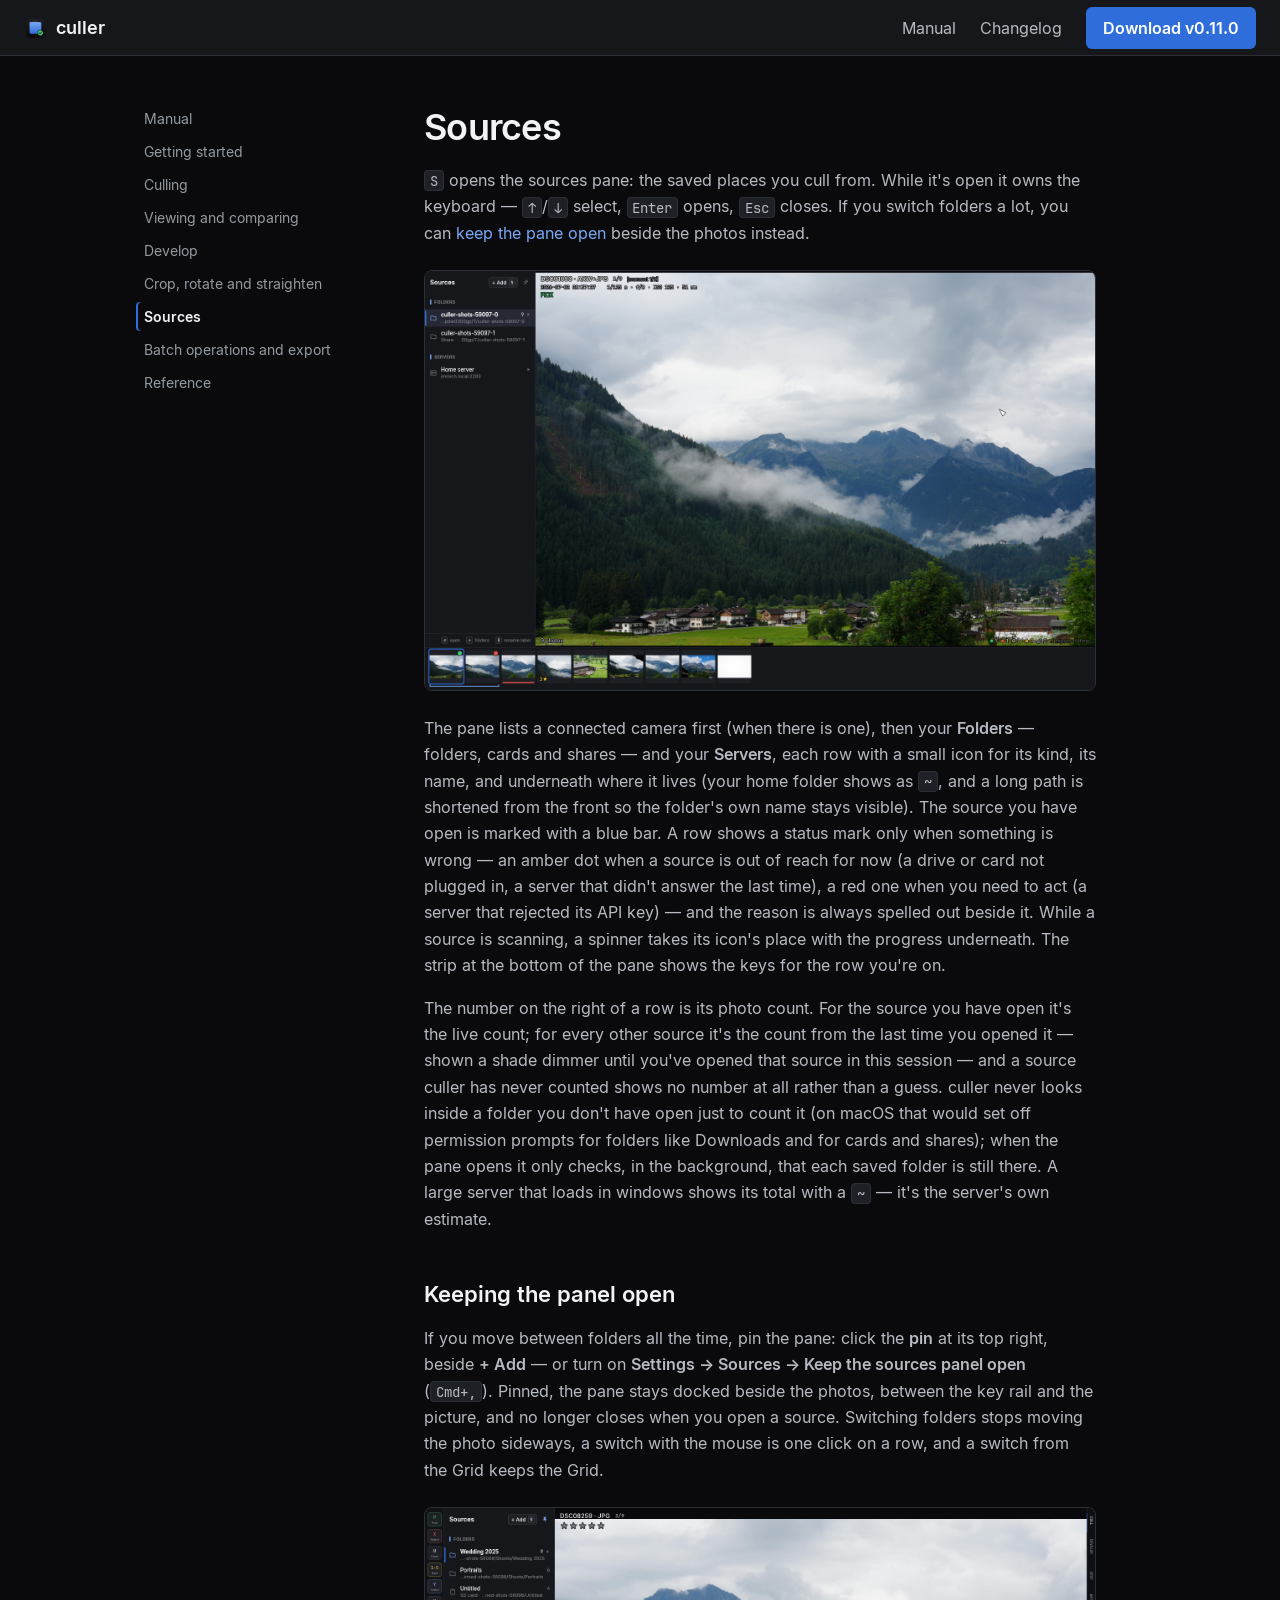
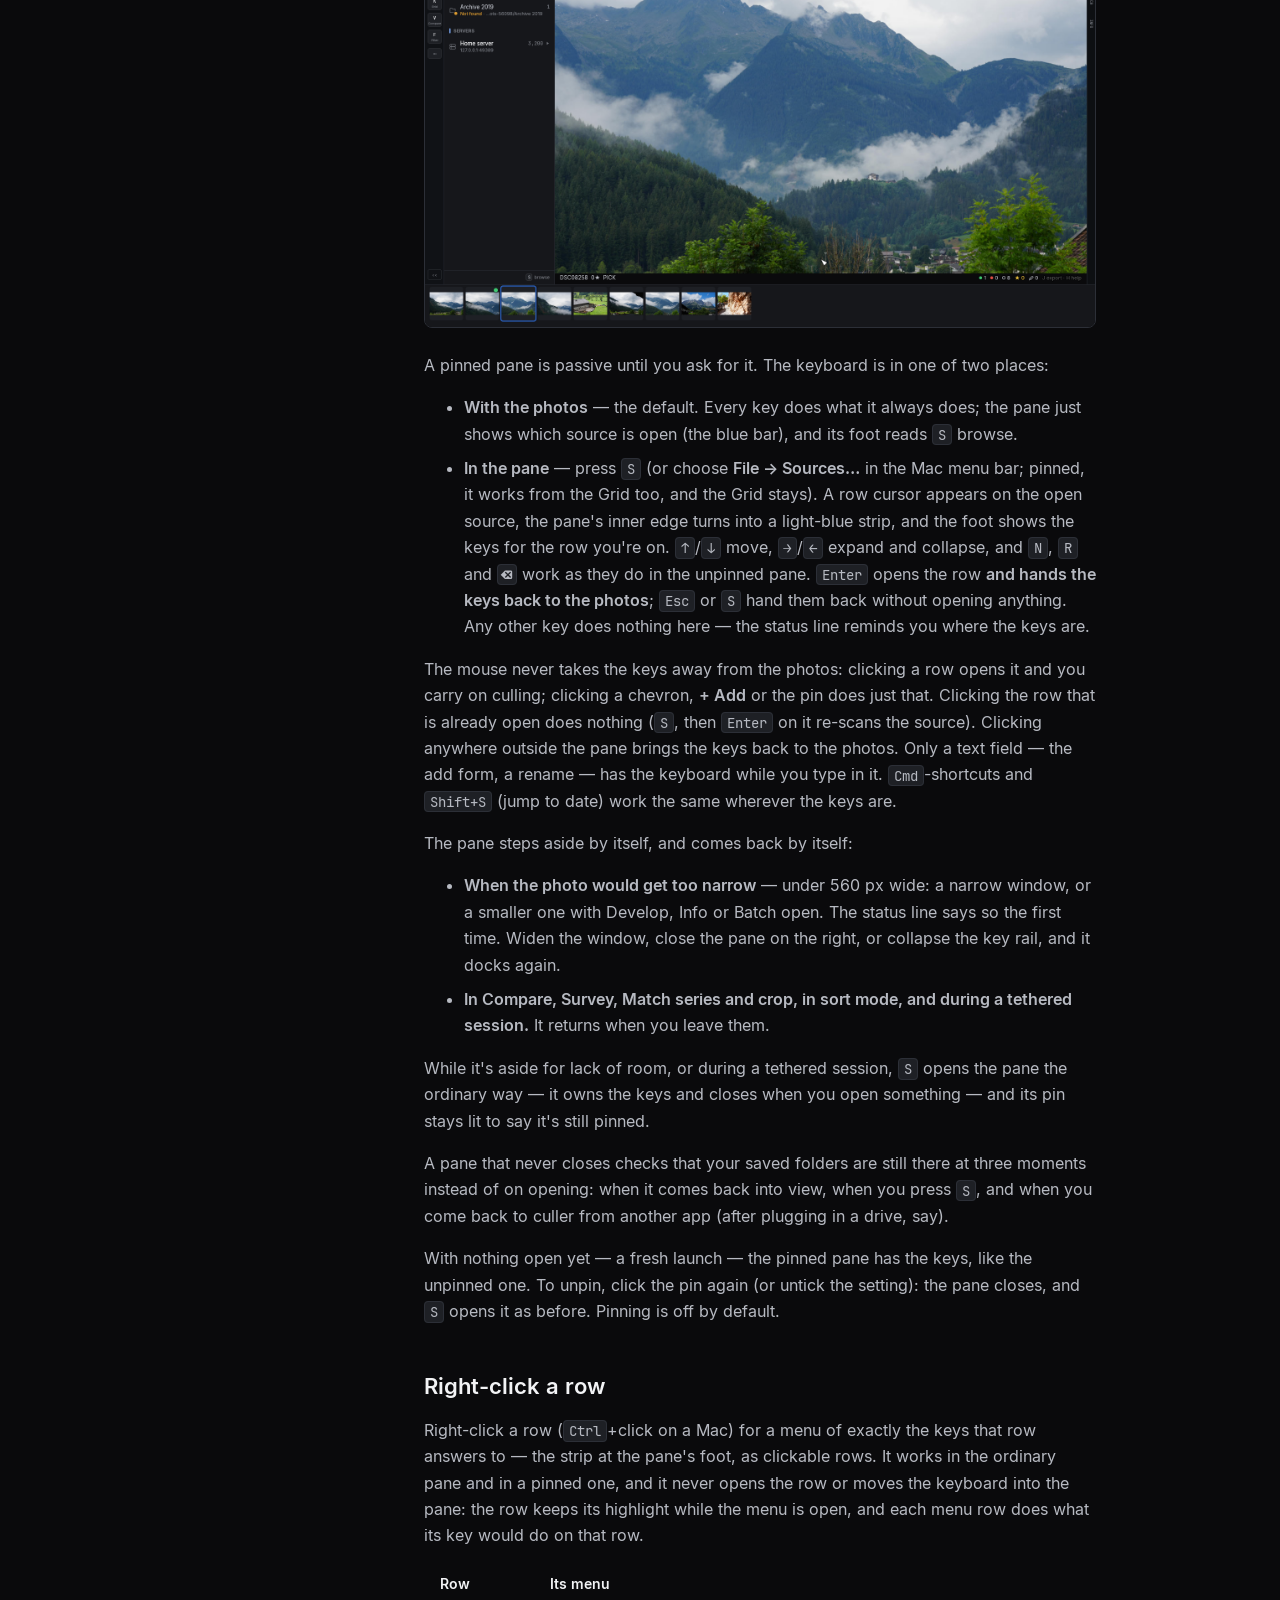
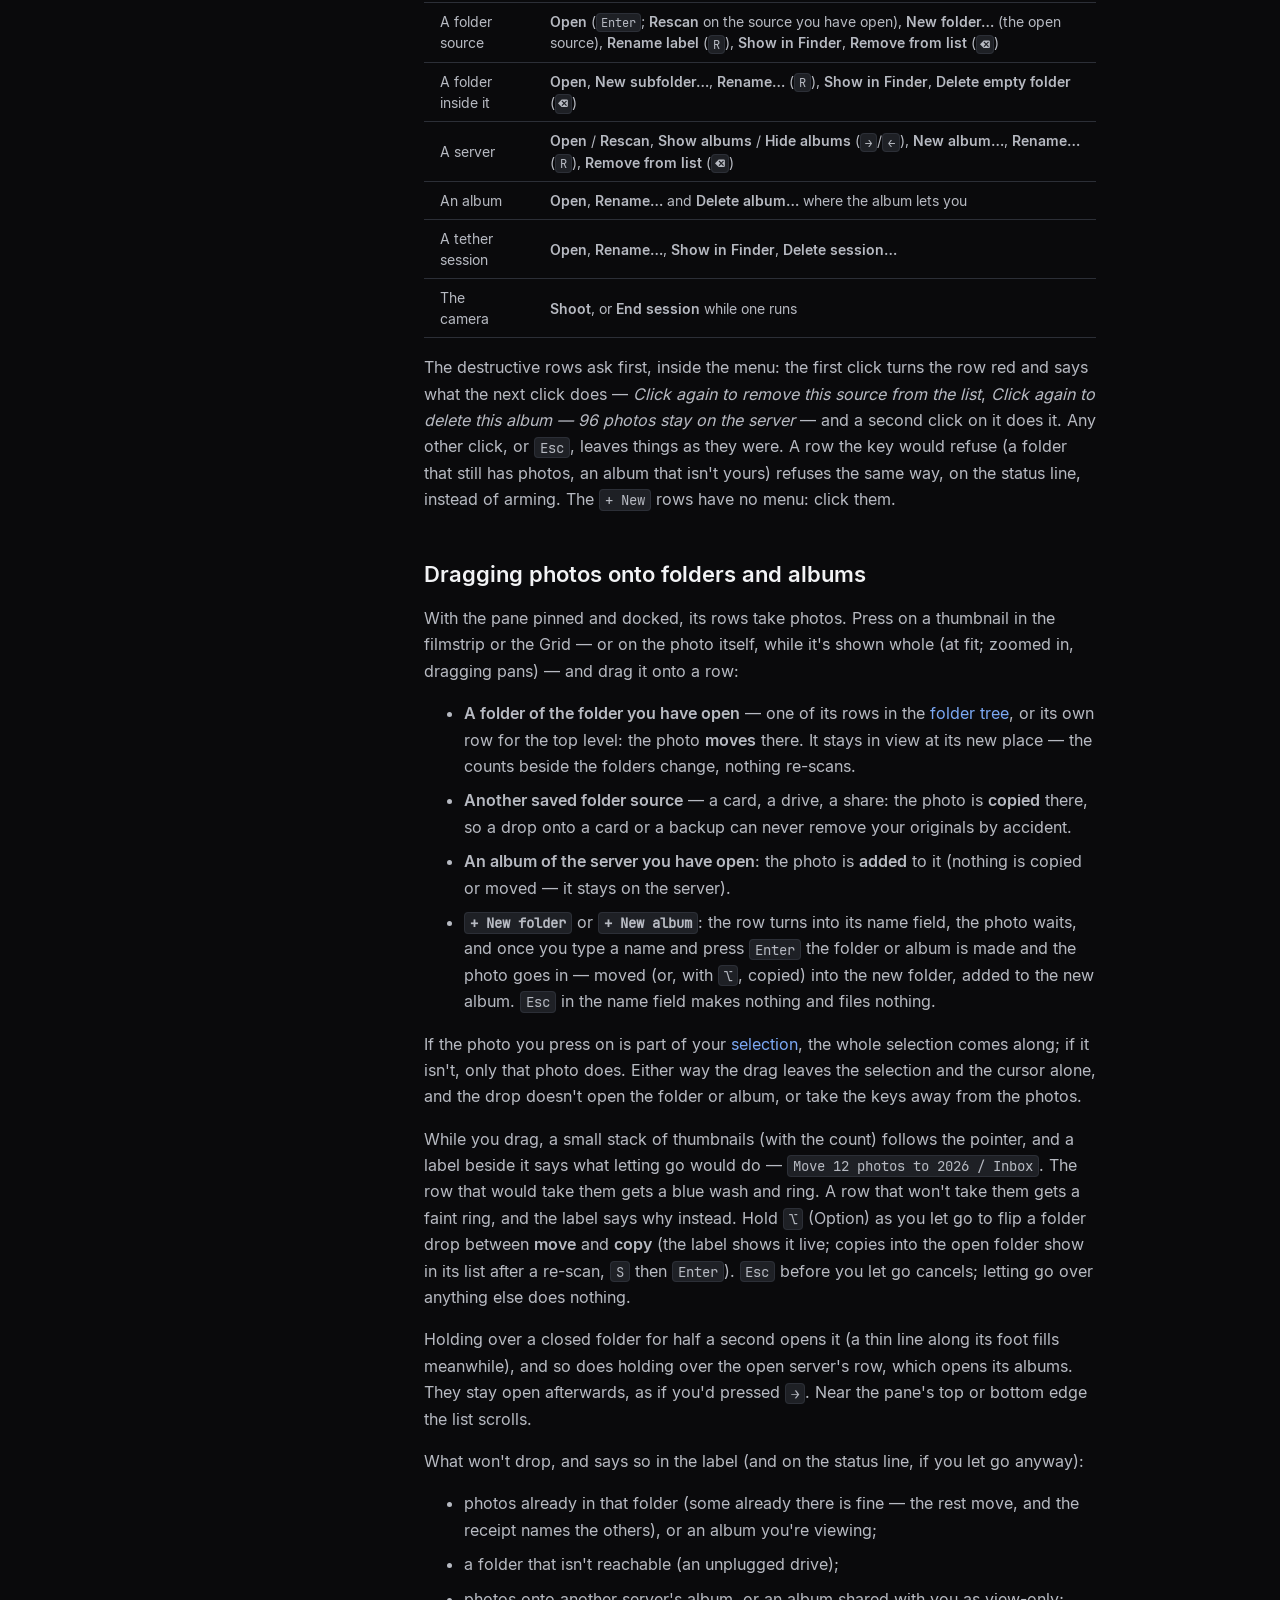
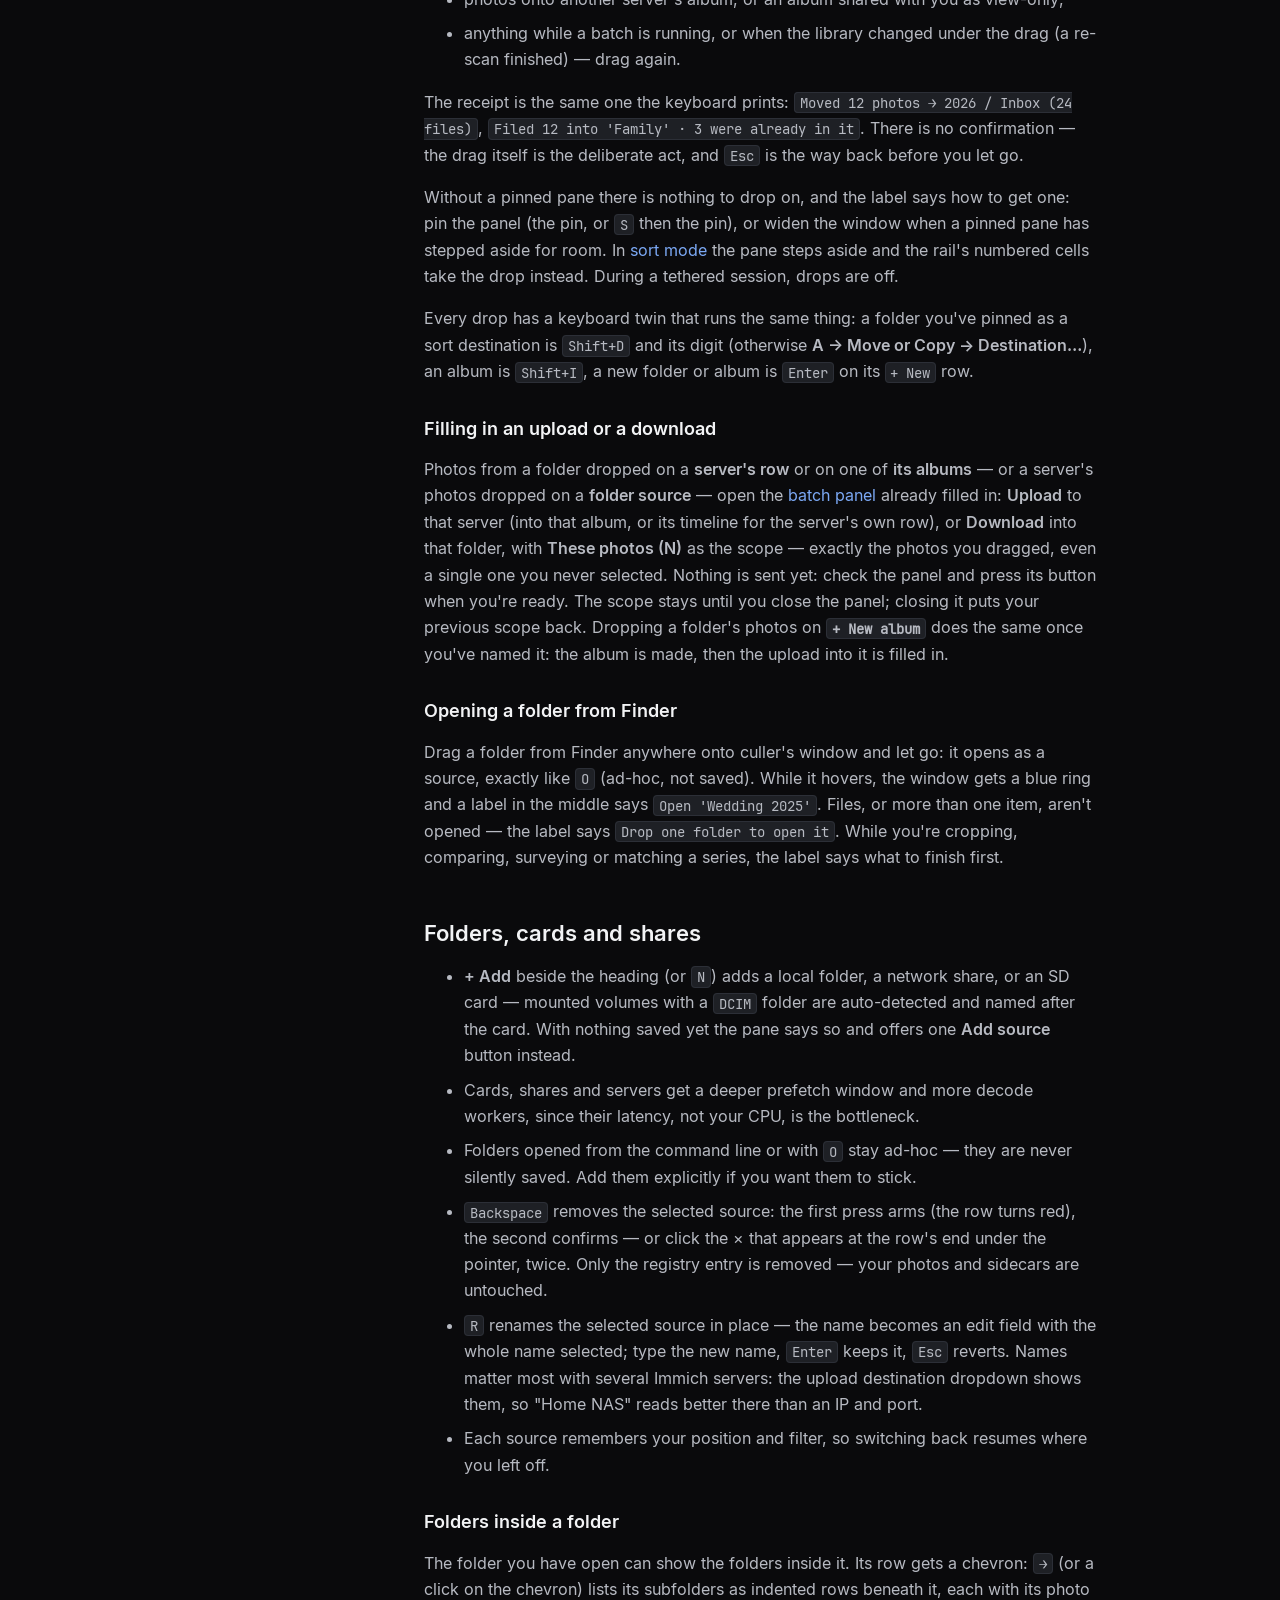
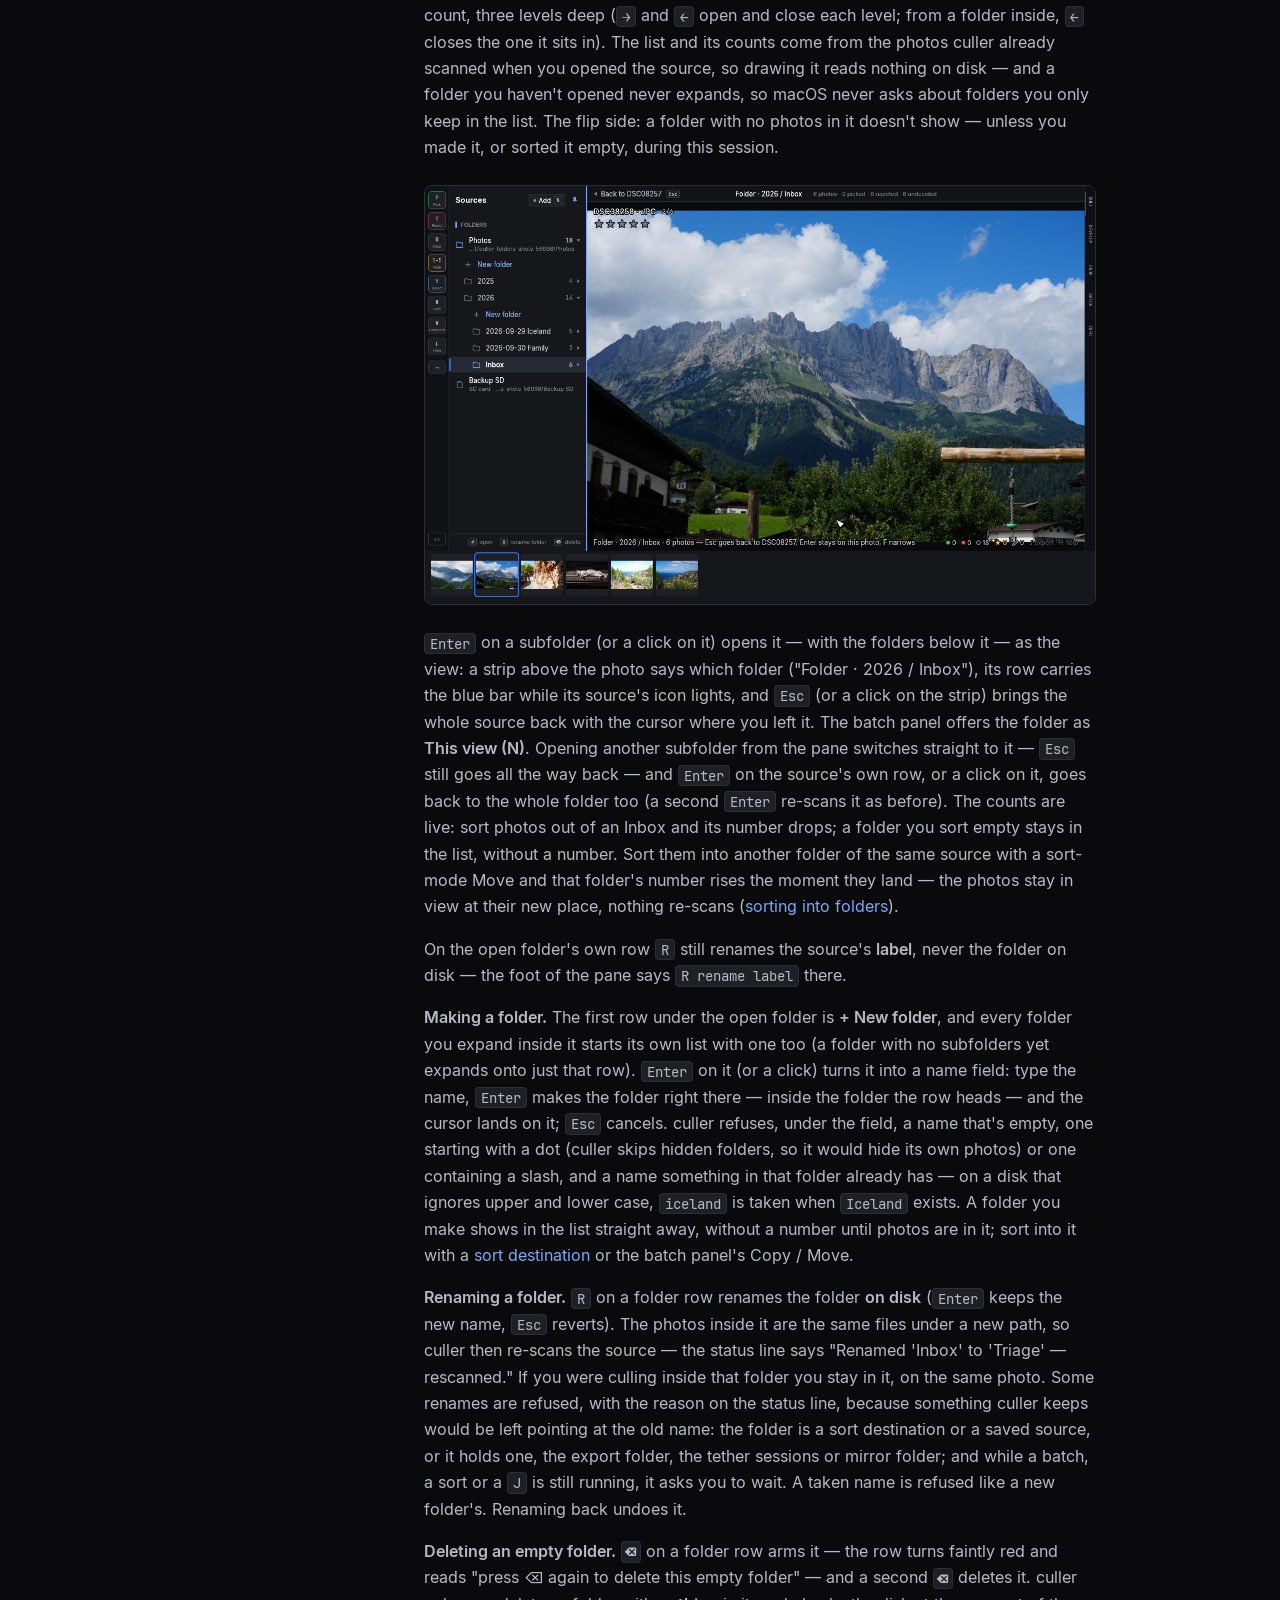
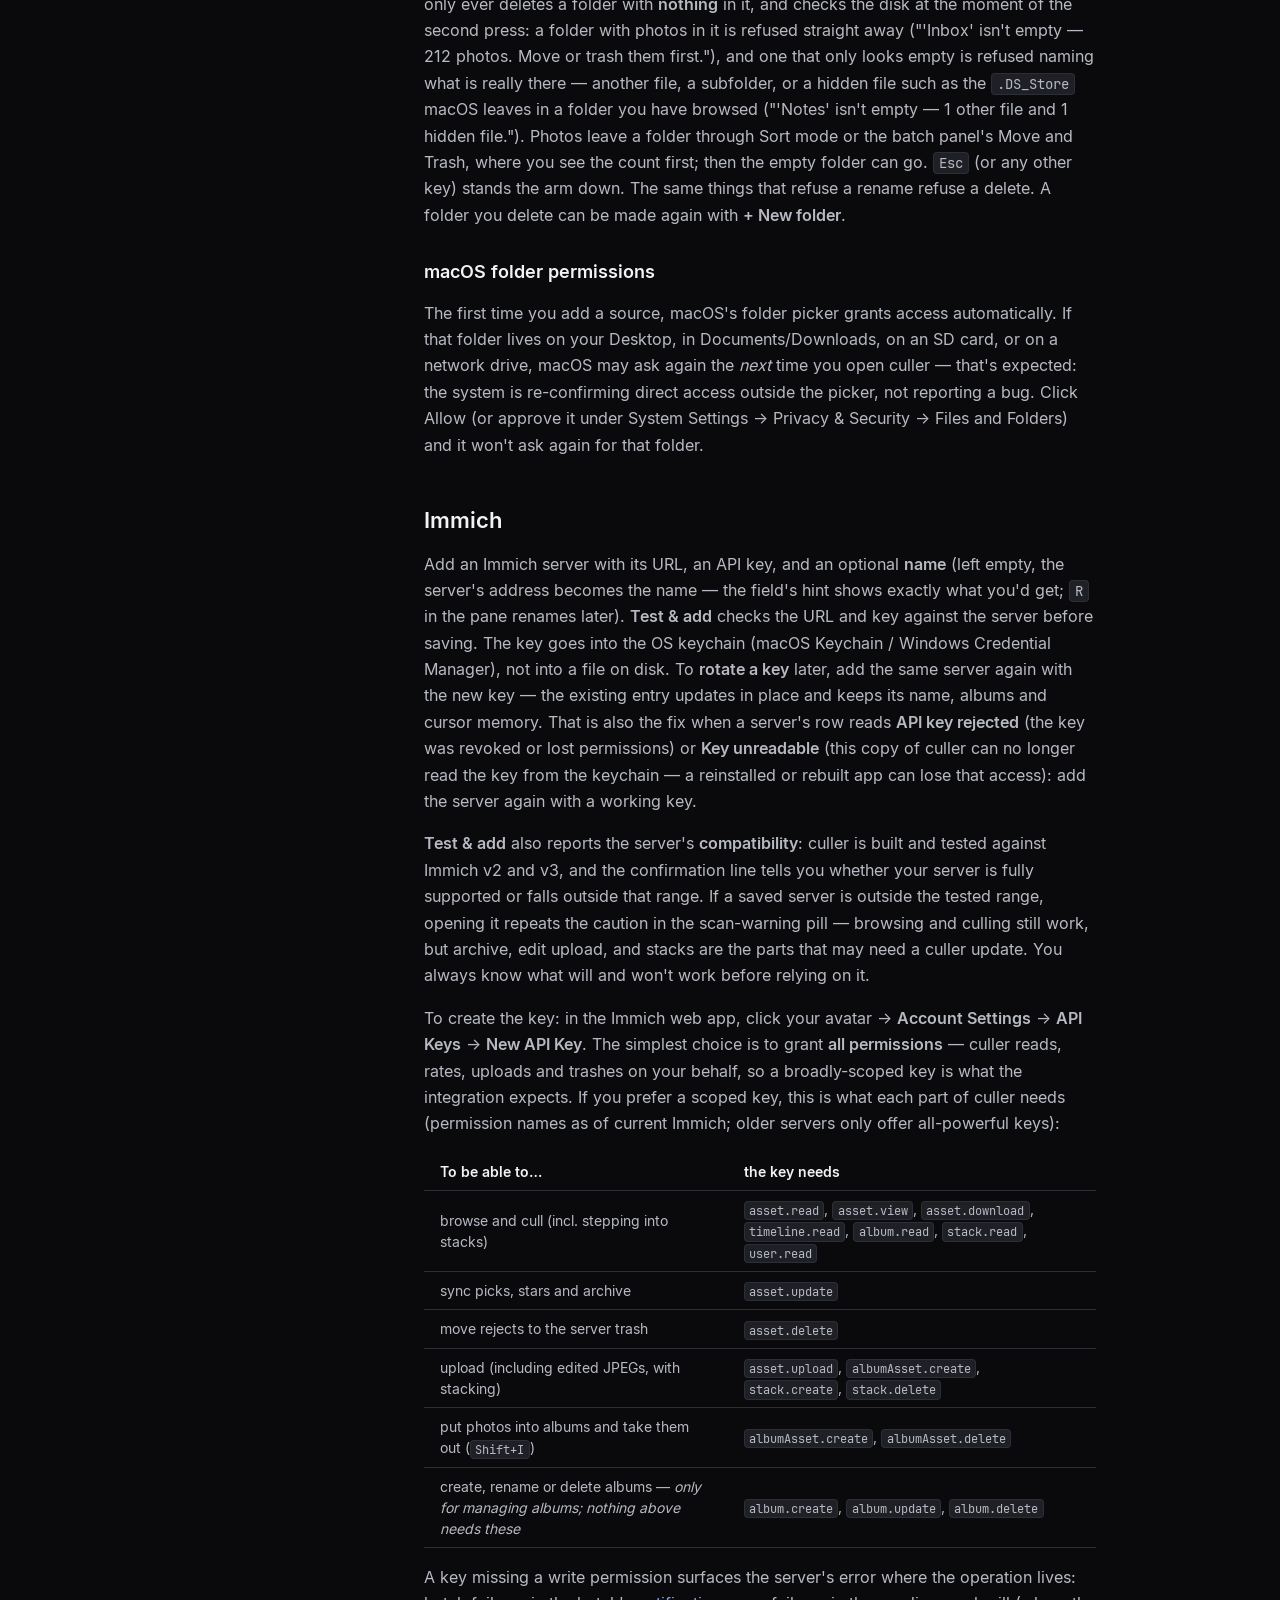
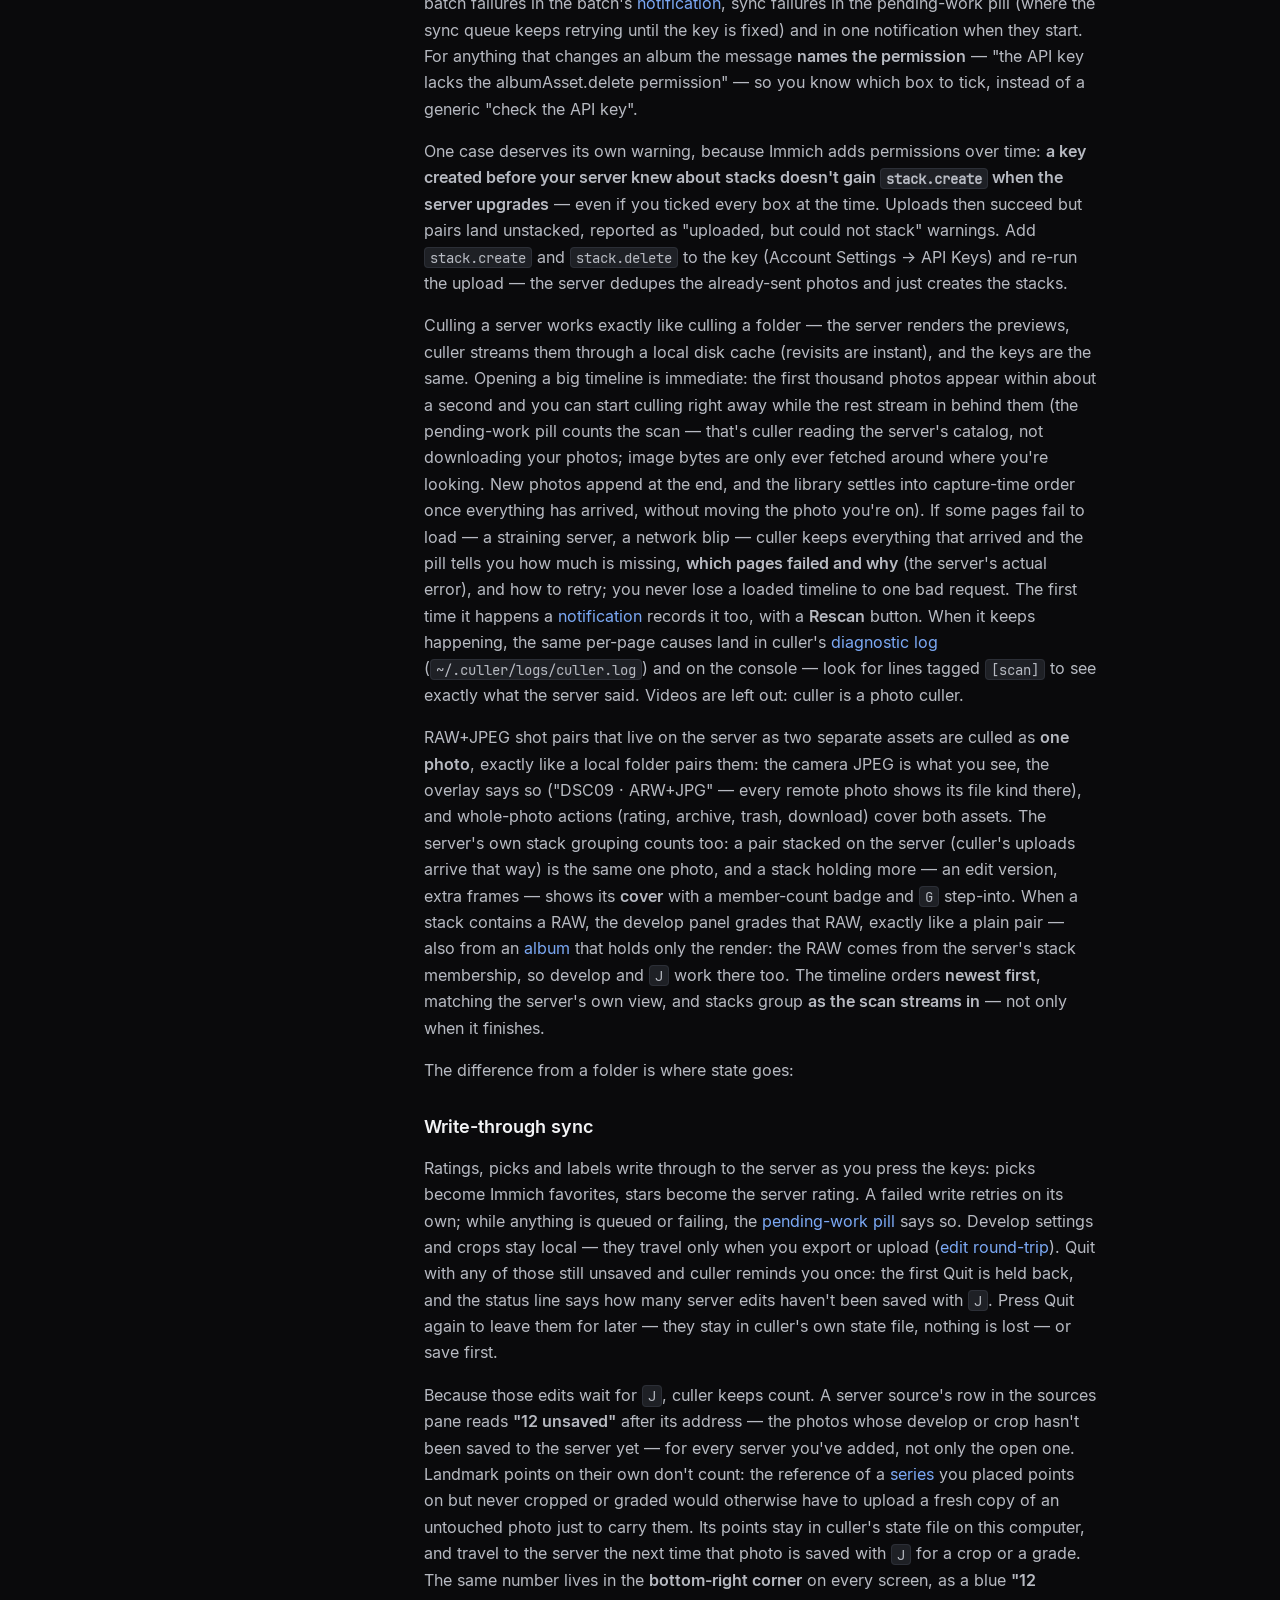
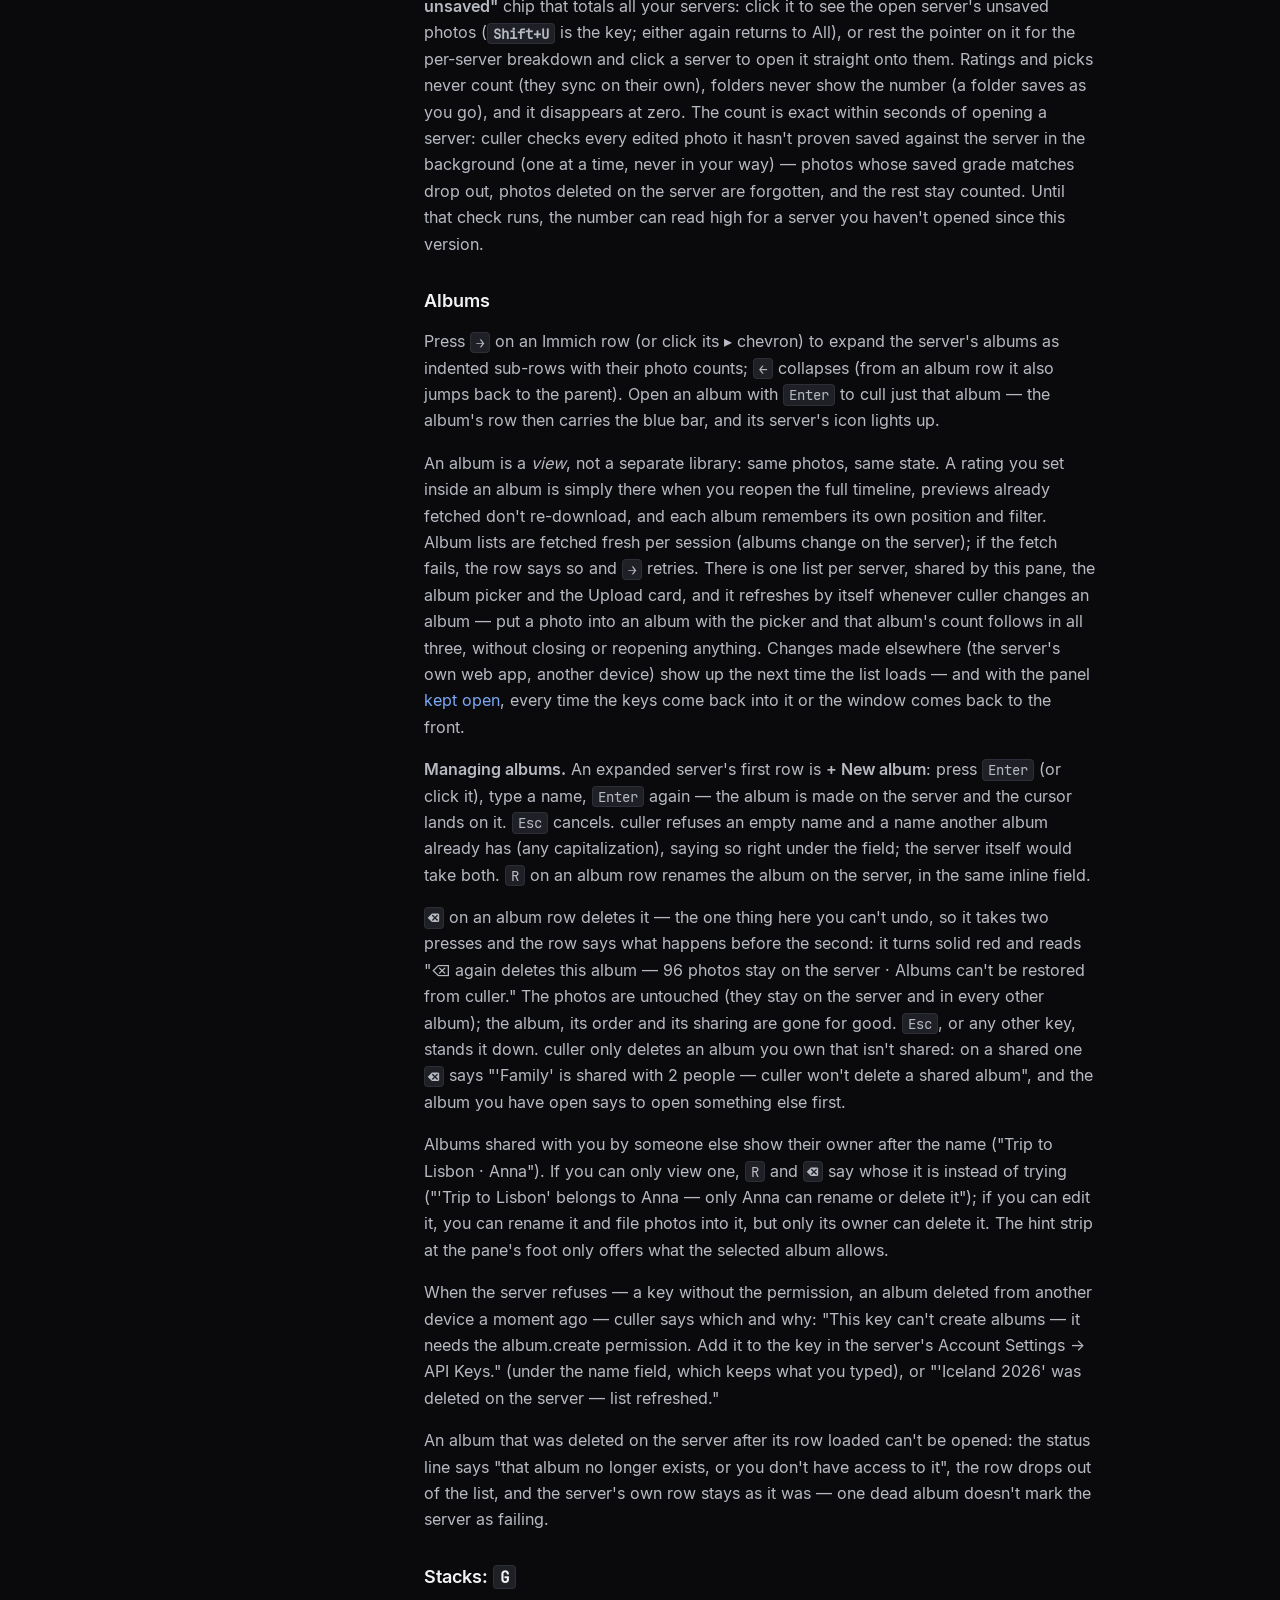
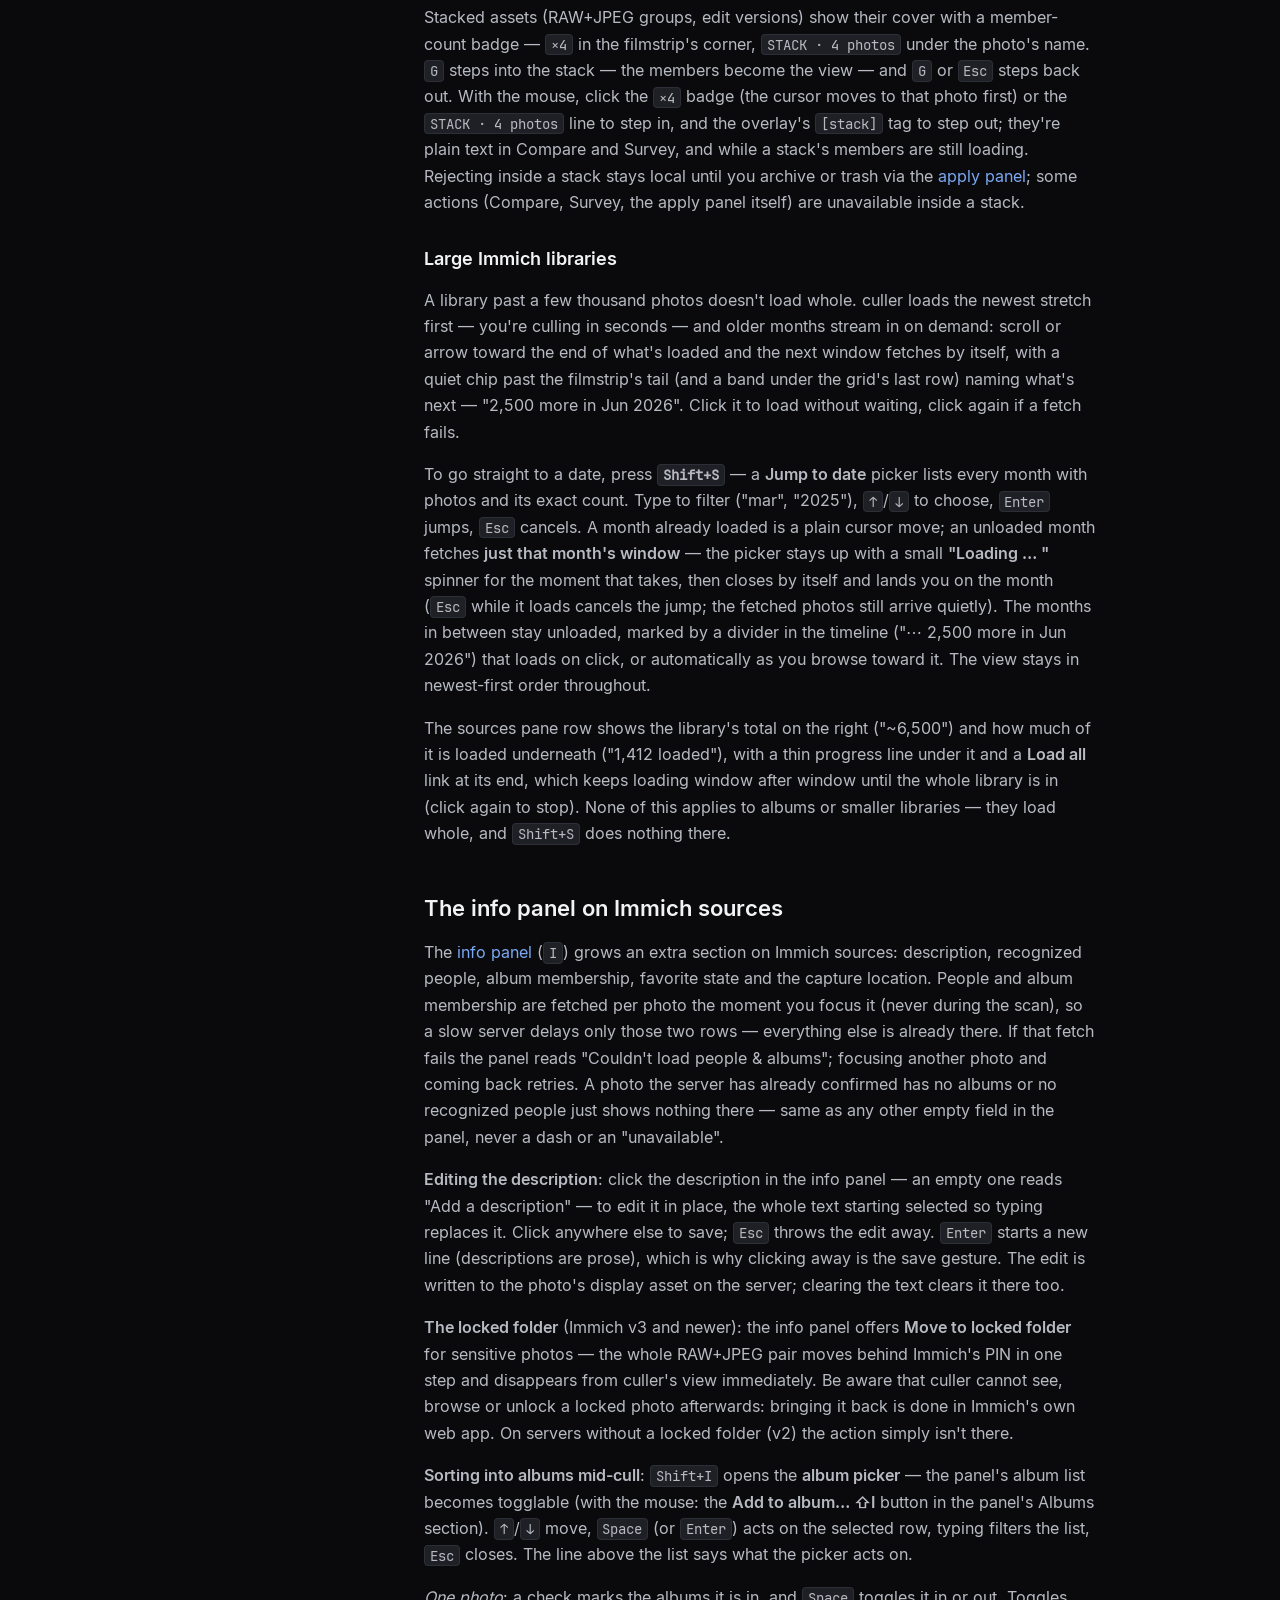
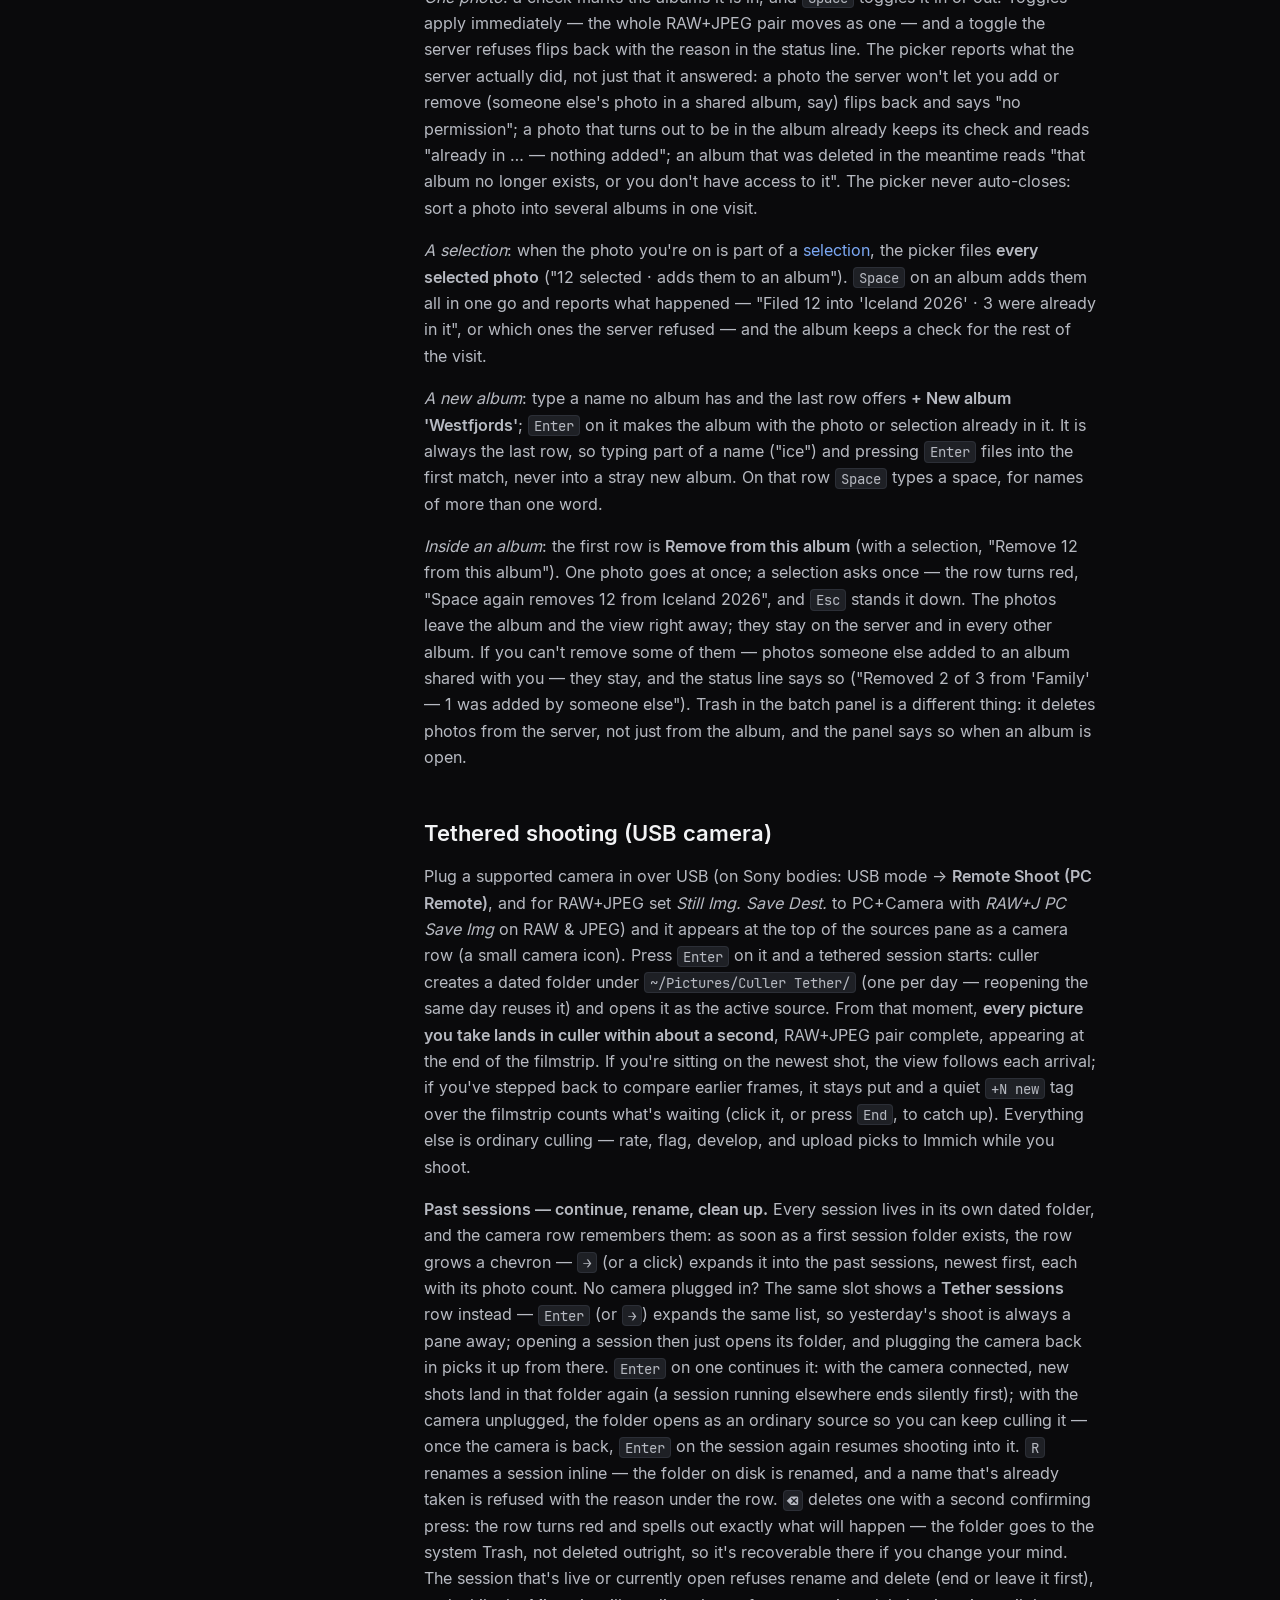
<file: manual/sources/index.html>
<!DOCTYPE html>
<html lang="en">
<head>
<meta charset="utf-8">
<meta name="viewport" content="width=device-width, initial-scale=1">
<title>Sources — culler manual</title>
<meta name="description" content="Extremely fast, keyboard-driven photo culling for macOS. RAW+JPEG pairs, develop and crop built in, everything non-destructive.">
<link rel="icon" type="image/png" href="https://mertenssander.github.io/culler-releases/img/icon-256.png">
<link rel="apple-touch-icon" href="https://mertenssander.github.io/culler-releases/img/icon-512.png">
<link rel="preload" href="https://mertenssander.github.io/culler-releases/fonts/Inter-Regular.woff2" as="font" type="font/woff2" crossorigin>
<link rel="preload" href="https://mertenssander.github.io/culler-releases/fonts/Inter-SemiBold.woff2" as="font" type="font/woff2" crossorigin>
<link rel="preload" href="https://mertenssander.github.io/culler-releases/fonts/JetBrainsMono-Regular.woff2" as="font" type="font/woff2" crossorigin>
<link rel="stylesheet" href="https://mertenssander.github.io/culler-releases/css/site.css?h=91cbe195ef2dc306fa63">
</head>
<body>
<header class="nav">
  <a class="nav-brand" href="https://mertenssander.github.io/culler-releases/">
    <img src="https://mertenssander.github.io/culler-releases/img/icon-256.png" alt="" width="24" height="24">
    <span>culler</span>
  </a>
  <nav class="nav-links">
    <a href="https://mertenssander.github.io/culler-releases/manual/">Manual</a>
    <a href="https://mertenssander.github.io/culler-releases/changelog/">Changelog</a>
    <a class="btn btn--accent" href="https://mertenssander.github.io/culler-releases/#download">Download v0.11.0</a>
  </nav>
  <details class="nav-menu">
    <summary aria-label="Menu">Menu</summary>
    <div class="nav-menu-panel">
      <a href="https://mertenssander.github.io/culler-releases/manual/">Manual</a>
      <a href="https://mertenssander.github.io/culler-releases/changelog/">Changelog</a>
      <a href="https://mertenssander.github.io/culler-releases/#download">Download v0.11.0</a>
    </div>
  </details>
</header>
<main>


<div class="docs">
  <aside class="docs-sidebar">
    <details class="docs-toc">
      <summary>Sources</summary>
      <nav>
        
        <a 
           href="https:&#x2F;&#x2F;mertenssander.github.io&#x2F;culler-releases&#x2F;manual&#x2F;getting-started&#x2F;">Getting started</a>
        
        <a 
           href="https:&#x2F;&#x2F;mertenssander.github.io&#x2F;culler-releases&#x2F;manual&#x2F;culling&#x2F;">Culling</a>
        
        <a 
           href="https:&#x2F;&#x2F;mertenssander.github.io&#x2F;culler-releases&#x2F;manual&#x2F;viewing&#x2F;">Viewing and comparing</a>
        
        <a 
           href="https:&#x2F;&#x2F;mertenssander.github.io&#x2F;culler-releases&#x2F;manual&#x2F;develop&#x2F;">Develop</a>
        
        <a 
           href="https:&#x2F;&#x2F;mertenssander.github.io&#x2F;culler-releases&#x2F;manual&#x2F;crop&#x2F;">Crop, rotate and straighten</a>
        
        <a class="active" aria-current="page"
           href="https:&#x2F;&#x2F;mertenssander.github.io&#x2F;culler-releases&#x2F;manual&#x2F;sources&#x2F;">Sources</a>
        
        <a 
           href="https:&#x2F;&#x2F;mertenssander.github.io&#x2F;culler-releases&#x2F;manual&#x2F;batch-and-export&#x2F;">Batch operations and export</a>
        
        <a 
           href="https:&#x2F;&#x2F;mertenssander.github.io&#x2F;culler-releases&#x2F;manual&#x2F;reference&#x2F;">Reference</a>
        
      </nav>
    </details>
    <nav class="docs-nav">
      <a href="https:&#x2F;&#x2F;mertenssander.github.io&#x2F;culler-releases&#x2F;manual&#x2F;">Manual</a>
      
      <a 
         href="https:&#x2F;&#x2F;mertenssander.github.io&#x2F;culler-releases&#x2F;manual&#x2F;getting-started&#x2F;">Getting started</a>
      
      <a 
         href="https:&#x2F;&#x2F;mertenssander.github.io&#x2F;culler-releases&#x2F;manual&#x2F;culling&#x2F;">Culling</a>
      
      <a 
         href="https:&#x2F;&#x2F;mertenssander.github.io&#x2F;culler-releases&#x2F;manual&#x2F;viewing&#x2F;">Viewing and comparing</a>
      
      <a 
         href="https:&#x2F;&#x2F;mertenssander.github.io&#x2F;culler-releases&#x2F;manual&#x2F;develop&#x2F;">Develop</a>
      
      <a 
         href="https:&#x2F;&#x2F;mertenssander.github.io&#x2F;culler-releases&#x2F;manual&#x2F;crop&#x2F;">Crop, rotate and straighten</a>
      
      <a class="active" aria-current="page"
         href="https:&#x2F;&#x2F;mertenssander.github.io&#x2F;culler-releases&#x2F;manual&#x2F;sources&#x2F;">Sources</a>
      
      <a 
         href="https:&#x2F;&#x2F;mertenssander.github.io&#x2F;culler-releases&#x2F;manual&#x2F;batch-and-export&#x2F;">Batch operations and export</a>
      
      <a 
         href="https:&#x2F;&#x2F;mertenssander.github.io&#x2F;culler-releases&#x2F;manual&#x2F;reference&#x2F;">Reference</a>
      
    </nav>
  </aside>
  <article class="prose">
    <h1>Sources</h1>
    <p><code>S</code> opens the sources pane: the saved places you cull from. While it's
open it owns the keyboard — <code>↑</code>/<code>↓</code> select, <code>Enter</code> opens, <code>Esc</code> closes.
If you switch folders a lot, you can
<a href="https://mertenssander.github.io/culler-releases/manual/sources/#keeping-the-panel-open">keep the pane open</a> beside the photos instead.</p>
<p><img src="../img/06-sources-pane.png" alt="The sources pane" /></p>
<p>The pane lists a connected camera first (when there is one), then your
<strong>Folders</strong> — folders, cards and shares — and your <strong>Servers</strong>, each
row with a small icon for its kind, its name, and underneath where it
lives (your home folder shows as <code>~</code>, and a long path is shortened from
the front so the folder's own name stays visible). The source you have
open is marked with a blue bar. A row shows a status mark only when
something is wrong — an amber dot when a source is out of reach for now
(a drive or card not plugged in, a server that didn't answer the last
time), a red one when you need to act (a server that rejected its API
key) — and the reason is always spelled out beside it. While a source is
scanning, a spinner takes its icon's place with the progress underneath.
The strip at the bottom of the pane shows the keys for the row you're on.</p>
<p>The number on the right of a row is its photo count. For the source you
have open it's the live count; for every other source it's the count
from the last time you opened it — shown a shade dimmer until you've
opened that source in this session — and a source culler has never
counted shows no number at all rather than a guess. culler never looks
inside a folder you don't have open just to count it (on macOS that
would set off permission prompts for folders like Downloads and for
cards and shares); when the pane opens it only checks, in the
background, that each saved folder is still there. A large server that
loads in windows shows its total with a <code>~</code> — it's the server's own
estimate.</p>
<h2 id="keeping-the-panel-open">Keeping the panel open</h2>
<p>If you move between folders all the time, pin the pane: click the <strong>pin</strong>
at its top right, beside <strong>+ Add</strong> — or turn on <strong>Settings → Sources →
Keep the sources panel open</strong> (<code>Cmd+,</code>). Pinned, the pane stays docked
beside the photos, between the key rail and the picture, and no longer
closes when you open a source. Switching folders stops moving the photo
sideways, a switch with the mouse is one click on a row, and a switch
from the Grid keeps the Grid.</p>
<p><img src="../img/06-sources-pinned.png" alt="The pinned sources pane beside a photo" /></p>
<p>A pinned pane is passive until you ask for it. The keyboard is in one of
two places:</p>
<ul>
<li><strong>With the photos</strong> — the default. Every key does what it always does;
the pane just shows which source is open (the blue bar), and its foot
reads <code>S</code> browse.</li>
<li><strong>In the pane</strong> — press <code>S</code> (or choose <strong>File → Sources…</strong> in the Mac
menu bar; pinned, it works from the Grid too, and the Grid stays). A
row cursor appears on the open source,
the pane's inner edge turns into a light-blue strip, and the foot shows
the keys for the row you're on. <code>↑</code>/<code>↓</code> move, <code>→</code>/<code>←</code> expand and
collapse, and <code>N</code>, <code>R</code> and <code>⌫</code> work as they do in the unpinned pane.
<code>Enter</code> opens the row <strong>and hands the keys back to the photos</strong>; <code>Esc</code>
or <code>S</code> hand them back without opening anything. Any other key does
nothing here — the status line reminds you where the keys are.</li>
</ul>
<p>The mouse never takes the keys away from the photos: clicking a row opens
it and you carry on culling; clicking a chevron, <strong>+ Add</strong> or the pin does
just that. Clicking the row that is already open does nothing (<code>S</code>, then
<code>Enter</code> on it re-scans the source). Clicking anywhere outside the pane
brings the keys back to the photos. Only a text field — the add form, a
rename — has the keyboard while you type in it. <code>Cmd</code>-shortcuts and
<code>Shift+S</code> (jump to date) work the same wherever the keys are.</p>
<p>The pane steps aside by itself, and comes back by itself:</p>
<ul>
<li><strong>When the photo would get too narrow</strong> — under 560 px wide: a narrow
window, or a smaller one with Develop, Info or Batch open. The status
line says so the first time. Widen the window, close the pane on the
right, or collapse the key rail, and it docks again.</li>
<li><strong>In Compare, Survey, Match series and crop, in sort mode, and during a
tethered session.</strong> It returns when you leave them.</li>
</ul>
<p>While it's aside for lack of room, or during a tethered session, <code>S</code>
opens the pane the ordinary way — it owns the keys and closes when you
open something — and its pin stays lit to say it's still pinned.</p>
<p>A pane that never closes checks that your saved folders are still there
at three moments instead of on opening: when it comes back into view, when
you press <code>S</code>, and when you come back to culler from another app (after
plugging in a drive, say).</p>
<p>With nothing open yet — a fresh launch — the pinned pane has the keys,
like the unpinned one. To unpin, click the pin again (or untick the
setting): the pane closes, and <code>S</code> opens it as before. Pinning is off by
default.</p>
<h2 id="right-click-a-row">Right-click a row</h2>
<p>Right-click a row (<code>Ctrl</code>+click on a Mac) for a menu of exactly the keys
that row answers to — the strip at the pane's foot, as clickable rows. It
works in the ordinary pane and in a pinned one, and it never opens the
row or moves the keyboard into the pane: the row keeps its highlight
while the menu is open, and each menu row does what its key would do on
that row.</p>
<table><thead><tr><th>Row</th><th>Its menu</th></tr></thead><tbody>
<tr><td>A folder source</td><td><strong>Open</strong> (<code>Enter</code>; <strong>Rescan</strong> on the source you have open), <strong>New folder…</strong> (the open source), <strong>Rename label</strong> (<code>R</code>), <strong>Show in Finder</strong>, <strong>Remove from list</strong> (<code>⌫</code>)</td></tr>
<tr><td>A folder inside it</td><td><strong>Open</strong>, <strong>New subfolder…</strong>, <strong>Rename…</strong> (<code>R</code>), <strong>Show in Finder</strong>, <strong>Delete empty folder</strong> (<code>⌫</code>)</td></tr>
<tr><td>A server</td><td><strong>Open</strong> / <strong>Rescan</strong>, <strong>Show albums</strong> / <strong>Hide albums</strong> (<code>→</code>/<code>←</code>), <strong>New album…</strong>, <strong>Rename…</strong> (<code>R</code>), <strong>Remove from list</strong> (<code>⌫</code>)</td></tr>
<tr><td>An album</td><td><strong>Open</strong>, <strong>Rename…</strong> and <strong>Delete album…</strong> where the album lets you</td></tr>
<tr><td>A tether session</td><td><strong>Open</strong>, <strong>Rename…</strong>, <strong>Show in Finder</strong>, <strong>Delete session…</strong></td></tr>
<tr><td>The camera</td><td><strong>Shoot</strong>, or <strong>End session</strong> while one runs</td></tr>
</tbody></table>
<p>The destructive rows ask first, inside the menu: the first click turns
the row red and says what the next click does — <em>Click again to remove
this source from the list</em>, <em>Click again to delete this album — 96
photos stay on the server</em> — and a second click on it does it. Any
other click, or <code>Esc</code>, leaves things as they were. A row the key would
refuse (a folder that still has photos, an album that isn't yours)
refuses the same way, on the status line, instead of arming. The <code>+ New</code>
rows have no menu: click them.</p>
<h2 id="dragging-photos-onto-folders-and-albums">Dragging photos onto folders and albums</h2>
<p>With the pane pinned and docked, its rows take photos. Press on a
thumbnail in the filmstrip or the Grid — or on the photo itself, while
it's shown whole (at fit; zoomed in, dragging pans) — and drag it onto a
row:</p>
<ul>
<li><strong>A folder of the folder you have open</strong> — one of its rows in the
<a href="https://mertenssander.github.io/culler-releases/manual/sources/#folders-inside-a-folder">folder tree</a>, or its own row for the top
level: the photo <strong>moves</strong> there. It stays in view at its new place —
the counts beside the folders change, nothing re-scans.</li>
<li><strong>Another saved folder source</strong> — a card, a drive, a share: the photo
is <strong>copied</strong> there, so a drop onto a card or a backup can never
remove your originals by accident.</li>
<li><strong>An album of the server you have open</strong>: the photo is <strong>added</strong> to
it (nothing is copied or moved — it stays on the server).</li>
<li><strong><code>+ New folder</code></strong> or <strong><code>+ New album</code></strong>: the row turns into its name
field, the photo waits, and once you type a name and press <code>Enter</code>
the folder or album is made and the photo goes in — moved (or, with
<code>⌥</code>, copied) into the new folder, added to the new album. <code>Esc</code> in the
name field makes nothing and files nothing.</li>
</ul>
<p>If the photo you press on is part of your <a href="https://mertenssander.github.io/culler-releases/manual/culling/#selecting-a-set">selection</a>,
the whole selection comes along; if it isn't, only that photo does.
Either way the drag leaves the selection and the cursor alone, and the
drop doesn't open the folder or album, or take the keys away from the
photos.</p>
<p>While you drag, a small stack of thumbnails (with the count) follows the
pointer, and a label beside it says what letting go would do —
<code>Move 12 photos to 2026 / Inbox</code>. The row that would take them gets a
blue wash and ring. A row that won't take them gets a faint ring, and the
label says why instead. Hold <code>⌥</code> (Option) as you let go to flip a folder
drop between <strong>move</strong> and <strong>copy</strong> (the label shows it live; copies into
the open folder show in its list after a re-scan, <code>S</code> then <code>Enter</code>).
<code>Esc</code> before you let go cancels; letting go over anything else does
nothing.</p>
<p>Holding over a closed folder for half a second opens it (a thin line
along its foot fills meanwhile), and so does holding over the open
server's row, which opens its albums. They stay open afterwards, as if
you'd pressed <code>→</code>. Near the pane's top or bottom edge the list scrolls.</p>
<p>What won't drop, and says so in the label (and on the status line, if
you let go anyway):</p>
<ul>
<li>photos already in that folder (some already there is fine — the rest
move, and the receipt names the others), or an album you're viewing;</li>
<li>a folder that isn't reachable (an unplugged drive);</li>
<li>photos onto another server's album, or an album shared with you as
view-only;</li>
<li>anything while a batch is running, or when the library changed under
the drag (a re-scan finished) — drag again.</li>
</ul>
<p>The receipt is the same one the keyboard prints: <code>Moved 12 photos → 2026 / Inbox (24 files)</code>, <code>Filed 12 into 'Family' · 3 were already in it</code>. There is no confirmation — the drag itself is the deliberate act,
and <code>Esc</code> is the way back before you let go.</p>
<p>Without a pinned pane there is nothing to drop on, and the label says how
to get one: pin the panel (the pin, or <code>S</code> then the pin), or widen the
window when a pinned pane has stepped aside for room. In
<a href="https://mertenssander.github.io/culler-releases/manual/batch-and-export/#sorting-into-folders-shift-d">sort mode</a> the pane
steps aside and the rail's numbered cells take the drop instead. During
a tethered session, drops are off.</p>
<p>Every drop has a keyboard twin that runs the same thing: a folder you've
pinned as a sort destination is <code>Shift+D</code> and its digit (otherwise <strong>A →
Move or Copy → Destination…</strong>), an album is <code>Shift+I</code>, a new folder or
album is <code>Enter</code> on its <code>+ New</code> row.</p>
<h3 id="filling-in-an-upload-or-a-download">Filling in an upload or a download</h3>
<p>Photos from a folder dropped on a <strong>server's row</strong> or on one of <strong>its
albums</strong> — or a server's photos dropped on a <strong>folder source</strong> — open
the <a href="https://mertenssander.github.io/culler-releases/manual/batch-and-export/">batch panel</a> already filled in: <strong>Upload</strong>
to that server (into that album, or its timeline for the server's own
row), or <strong>Download</strong> into that folder, with <strong>These photos (N)</strong> as the
scope — exactly the photos you dragged, even a single one you never
selected. Nothing is sent yet: check the panel and press its button when
you're ready. The scope stays until you close the panel; closing it puts
your previous scope back. Dropping a folder's photos on <strong><code>+ New album</code></strong>
does the same once you've named it: the album is made, then the upload
into it is filled in.</p>
<h3 id="opening-a-folder-from-finder">Opening a folder from Finder</h3>
<p>Drag a folder from Finder anywhere onto culler's window and let go: it
opens as a source, exactly like <code>O</code> (ad-hoc, not saved). While it hovers,
the window gets a blue ring and a label in the middle says <code>Open 'Wedding 2025'</code>. Files, or more than one item, aren't opened — the label
says <code>Drop one folder to open it</code>. While you're cropping, comparing,
surveying or matching a series, the label says what to finish first.</p>
<h2 id="folders-cards-and-shares">Folders, cards and shares</h2>
<ul>
<li><strong>+ Add</strong> beside the heading (or <code>N</code>) adds a local folder, a network
share, or an SD card — mounted volumes with a <code>DCIM</code> folder are
auto-detected and named after the card. With nothing saved yet the
pane says so and offers one <strong>Add source</strong> button instead.</li>
<li>Cards, shares and servers get a deeper prefetch window and more decode
workers, since their latency, not your CPU, is the bottleneck.</li>
<li>Folders opened from the command line or with <code>O</code> stay ad-hoc — they are
never silently saved. Add them explicitly if you want them to stick.</li>
<li><code>Backspace</code> removes the selected source: the first press arms (the row
turns red), the second confirms — or click the × that appears at the
row's end under the pointer, twice. Only the registry entry is removed —
your photos and sidecars are untouched.</li>
<li><code>R</code> renames the selected source in place — the name becomes an edit
field with the whole name selected; type the new name, <code>Enter</code> keeps
it, <code>Esc</code> reverts. Names matter most with several Immich
servers: the upload destination dropdown shows them, so "Home NAS"
reads better there than an IP and port.</li>
<li>Each source remembers your position and filter, so switching back
resumes where you left off.</li>
</ul>
<h3 id="folders-inside-a-folder">Folders inside a folder</h3>
<p>The folder you have open can show the folders inside it. Its row gets a
chevron: <code>→</code> (or a click on the chevron) lists its subfolders as
indented rows beneath it, each with its photo count, three levels deep
(<code>→</code> and <code>←</code> open and close each level; from a folder inside, <code>←</code> closes
the one it sits in). The list and its counts come from the photos culler
already scanned when you opened the source, so drawing it reads nothing
on disk — and a folder you haven't opened never expands, so macOS never
asks about folders you only keep in the list. The flip side: a folder
with no photos in it doesn't show — unless you made it, or sorted it
empty, during this session.</p>
<p><img src="../img/06-sources-folders.png" alt="The folders of the open source in the pane" /></p>
<p><code>Enter</code> on a subfolder (or a click on it) opens it — with the folders
below it — as the view: a strip above the photo says which folder
("Folder · 2026 / Inbox"), its row carries the blue bar while its
source's icon lights, and <code>Esc</code> (or a click on the strip) brings the
whole source back with the cursor where you left it. The batch panel
offers the folder as <strong>This view (N)</strong>. Opening another subfolder from
the pane switches straight to it — <code>Esc</code> still goes all the way back —
and <code>Enter</code> on the source's own row, or a click on it, goes back to the
whole folder too (a second <code>Enter</code> re-scans it as before). The counts
are live: sort photos out of an Inbox and its number drops; a folder you
sort empty stays in the list, without a number. Sort them into another
folder of the same source with a sort-mode Move and that folder's
number rises the moment they land — the photos stay in view at their
new place, nothing re-scans (<a href="https://mertenssander.github.io/culler-releases/manual/batch-and-export/#sorting-into-folders-shift-d">sorting into folders</a>).</p>
<p>On the open folder's own row <code>R</code> still renames the source's <strong>label</strong>,
never the folder on disk — the foot of the pane says <code>R rename label</code>
there.</p>
<p><strong>Making a folder.</strong> The first row under the open folder is <strong>+ New
folder</strong>, and every folder you expand inside it starts its own list with
one too (a folder with no subfolders yet expands onto just that row).
<code>Enter</code> on it (or a click) turns it into a name field: type the name,
<code>Enter</code> makes the folder right there — inside the folder the row heads
— and the cursor lands on it; <code>Esc</code> cancels. culler refuses, under the
field, a name that's empty, one starting with a dot (culler skips hidden
folders, so it would hide its own photos) or one containing a slash, and
a name something in that folder already has — on a disk that ignores
upper and lower case, <code>iceland</code> is taken when <code>Iceland</code> exists. A folder
you make shows in the list straight away, without a number until photos
are in it; sort into it with a <a href="https://mertenssander.github.io/culler-releases/manual/batch-and-export/#sorting-into-folders-shift-d">sort destination</a> or the
batch panel's Copy / Move.</p>
<p><strong>Renaming a folder.</strong> <code>R</code> on a folder row renames the folder <strong>on
disk</strong> (<code>Enter</code> keeps the new name, <code>Esc</code> reverts). The photos inside it
are the same files under a new path, so culler then re-scans the source
— the status line says "Renamed 'Inbox' to 'Triage' — rescanned." If you
were culling inside that folder you stay in it, on the same photo. Some
renames are refused, with the reason on the status line, because
something culler keeps would be left pointing at the old name: the
folder is a sort destination or a saved source, or it holds one, the
export folder, the tether sessions or mirror folder; and while a batch,
a sort or a <code>J</code> is still running, it asks you to wait. A taken name is
refused like a new folder's. Renaming back undoes it.</p>
<p><strong>Deleting an empty folder.</strong> <code>⌫</code> on a folder row arms it — the row
turns faintly red and reads "press ⌫ again to delete this empty
folder" — and a second <code>⌫</code> deletes it. culler only ever deletes a folder
with <strong>nothing</strong> in it, and checks the disk at the moment of the second
press: a folder with photos in it is refused straight away ("'Inbox'
isn't empty — 212 photos. Move or trash them first."), and one that only
looks empty is refused naming what is really there — another file, a
subfolder, or a hidden file such as the <code>.DS_Store</code> macOS leaves in a
folder you have browsed ("'Notes' isn't empty — 1 other file and 1
hidden file."). Photos leave a
folder through Sort mode or the batch panel's Move and Trash, where you
see the count first; then the empty folder can go. <code>Esc</code> (or any other
key) stands the arm down. The same things that refuse a rename refuse a
delete. A folder you delete can be made again with <strong>+ New folder</strong>.</p>
<h3 id="macos-folder-permissions">macOS folder permissions</h3>
<p>The first time you add a source, macOS's folder picker grants access
automatically. If that folder lives on your Desktop, in
Documents/Downloads, on an SD card, or on a network drive, macOS may ask
again the <em>next</em> time you open culler — that's expected: the system is
re-confirming direct access outside the picker, not reporting a bug.
Click Allow (or approve it under System Settings → Privacy &amp; Security →
Files and Folders) and it won't ask again for that folder.</p>
<h2 id="immich">Immich</h2>
<p>Add an Immich server with its URL, an API key, and an optional <strong>name</strong>
(left empty, the server's address becomes the name — the field's hint
shows exactly what you'd get; <code>R</code> in the pane renames later). <strong>Test &amp;
add</strong> checks the URL and key against the server before saving. The key
goes into the OS keychain (macOS Keychain / Windows Credential Manager),
not into a file on disk. To <strong>rotate a key</strong> later, add the same server
again with the new key — the existing entry updates in place and keeps
its name, albums and cursor memory. That is also the fix when a server's
row reads <strong>API key rejected</strong> (the key was revoked or lost permissions)
or <strong>Key unreadable</strong> (this copy of culler can no longer read the key
from the keychain — a reinstalled or rebuilt app can lose that access):
add the server again with a working key.</p>
<p><strong>Test &amp; add</strong> also reports the server's <strong>compatibility</strong>: culler is
built and tested against Immich v2 and v3, and the confirmation line tells
you whether your server is fully supported or falls outside that range. If
a saved server is outside the tested range, opening it repeats the caution
in the scan-warning pill — browsing and culling still work, but archive,
edit upload, and stacks are the parts that may need a culler update. You
always know what will and won't work before relying on it.</p>
<p>To create the key: in the Immich web app, click your avatar → <strong>Account
Settings</strong> → <strong>API Keys</strong> → <strong>New API Key</strong>. The simplest choice is to
grant <strong>all permissions</strong> — culler reads, rates, uploads and trashes on
your behalf, so a broadly-scoped key is what the integration expects. If
you prefer a scoped key, this is what each part of culler needs
(permission names as of current Immich; older servers only offer
all-powerful keys):</p>
<table><thead><tr><th>To be able to…</th><th>the key needs</th></tr></thead><tbody>
<tr><td>browse and cull (incl. stepping into stacks)</td><td><code>asset.read</code>, <code>asset.view</code>, <code>asset.download</code>, <code>timeline.read</code>, <code>album.read</code>, <code>stack.read</code>, <code>user.read</code></td></tr>
<tr><td>sync picks, stars and archive</td><td><code>asset.update</code></td></tr>
<tr><td>move rejects to the server trash</td><td><code>asset.delete</code></td></tr>
<tr><td>upload (including edited JPEGs, with stacking)</td><td><code>asset.upload</code>, <code>albumAsset.create</code>, <code>stack.create</code>, <code>stack.delete</code></td></tr>
<tr><td>put photos into albums and take them out (<code>Shift+I</code>)</td><td><code>albumAsset.create</code>, <code>albumAsset.delete</code></td></tr>
<tr><td>create, rename or delete albums — <em>only for managing albums; nothing above needs these</em></td><td><code>album.create</code>, <code>album.update</code>, <code>album.delete</code></td></tr>
</tbody></table>
<p>A key missing a write permission surfaces the server's error where the
operation lives: batch failures in the batch's
<a href="https://mertenssander.github.io/culler-releases/manual/batch-and-export/#notifications">notification</a>, sync failures in
the pending-work pill (where the sync queue keeps retrying until the
key is fixed) and in one notification when they start. For anything that changes an album the message <strong>names
the permission</strong> — "the API key lacks the albumAsset.delete permission"
— so you know which box to tick, instead of a generic "check the API
key".</p>
<p>One case deserves its own warning, because Immich adds permissions over
time: <strong>a key created before your server knew about stacks doesn't gain
<code>stack.create</code> when the server upgrades</strong> — even if you ticked every box
at the time. Uploads then succeed but pairs land unstacked, reported as
"uploaded, but could not stack" warnings. Add <code>stack.create</code> and
<code>stack.delete</code> to the key (Account Settings → API Keys) and re-run the
upload — the server dedupes the already-sent photos and just creates
the stacks.</p>
<p>Culling a server works exactly like culling a folder — the server renders
the previews, culler streams them through a local disk cache (revisits
are instant), and the keys are the same. Opening a big timeline is
immediate: the first thousand photos appear within about a second and
you can start culling right away while the rest stream in behind them
(the pending-work pill counts the scan — that's culler reading the
server's catalog, not downloading your photos; image bytes are only
ever fetched around where you're looking. New photos append at the
end, and the library settles into capture-time order once everything
has arrived, without moving the photo you're on). If some pages fail to
load — a straining server, a network blip — culler keeps everything
that arrived and the pill tells you how much is missing, <strong>which pages
failed and why</strong> (the server's actual error), and how to retry; you
never lose a loaded timeline to one bad request. The first time it
happens a <a href="https://mertenssander.github.io/culler-releases/manual/batch-and-export/#notifications">notification</a> records
it too, with a <strong>Rescan</strong> button. When it keeps
happening, the same per-page causes land in culler's
<a href="https://mertenssander.github.io/culler-releases/manual/reference/#the-diagnostic-log">diagnostic log</a>
(<code>~/.culler/logs/culler.log</code>) and on the console — look for lines
tagged <code>[scan]</code> to see exactly what the server said. Videos are left
out: culler is a photo culler.</p>
<p>RAW+JPEG shot pairs that live on the server as two separate assets are
culled as <strong>one photo</strong>, exactly like a local folder pairs them: the
camera JPEG is what you see, the overlay says so ("DSC09 · ARW+JPG" —
every remote photo shows its file kind there), and whole-photo actions
(rating, archive, trash, download) cover both assets. The server's own
stack grouping counts too: a pair stacked on the server (culler's
uploads arrive that way) is the same one photo, and a stack holding
more — an edit version, extra frames — shows its <strong>cover</strong> with a
member-count badge and <code>G</code> step-into. When a stack contains a RAW, the
develop panel grades that RAW, exactly like a plain pair — also from an
<a href="https://mertenssander.github.io/culler-releases/manual/sources/#albums">album</a> that holds only the render: the RAW comes from the
server's stack membership, so develop and <code>J</code> work there too. The timeline
orders <strong>newest first</strong>, matching the server's own view, and stacks
group <strong>as the scan streams in</strong> — not only when it finishes.</p>
<p>The difference from a folder is where state goes:</p>
<h3 id="write-through-sync">Write-through sync</h3>
<p>Ratings, picks and labels write through to the server as you press the
keys: picks become Immich favorites, stars become the server rating. A
failed write retries on its own; while anything is queued or failing, the
<a href="https://mertenssander.github.io/culler-releases/manual/batch-and-export/#the-pending-work-pill">pending-work pill</a> says
so. Develop settings and crops stay local — they travel only when you
export or upload (<a href="https://mertenssander.github.io/culler-releases/manual/batch-and-export/#edit-uploads-on-a-server-source">edit round-trip</a>).
Quit with any of those still unsaved and culler reminds you once: the
first Quit is held back, and the status line says how many server edits
haven't been saved with <code>J</code>. Press Quit again to leave them for later —
they stay in culler's own state file, nothing is lost — or save first.</p>
<p>Because those edits wait for <code>J</code>, culler keeps count. A server source's
row in the sources pane reads <strong>"12 unsaved"</strong> after its address — the
photos whose develop or crop hasn't been saved to the server yet — for
every server you've added, not only the open one. Landmark points on
their own don't count: the reference of a <a href="https://mertenssander.github.io/culler-releases/manual/develop/#matching-a-series-m">series</a>
you placed points on but never cropped or graded would otherwise have to
upload a fresh copy of an untouched photo just to carry them. Its points
stay in culler's state file on this computer, and travel to the server
the next time that photo is saved with <code>J</code> for a crop or a grade. The
same number lives in the <strong>bottom-right corner</strong> on every screen, as a
blue <strong>"12 unsaved"</strong> chip that totals all your servers: click it to see
the open server's unsaved photos (<strong><code>Shift+U</code></strong> is the key; either again
returns to All), or rest the pointer on it for the per-server breakdown
and click a server to open it straight onto them. Ratings and picks never
count (they sync on their own), folders never show the number (a folder
saves as you go), and it disappears at zero. The count is exact within
seconds of opening a server: culler checks every edited photo it hasn't
proven saved against the server in the background (one at a time, never
in your way) — photos whose saved grade matches drop out, photos deleted
on the server are forgotten, and the rest stay counted. Until that check
runs, the number can read high for a server you haven't opened since
this version.</p>
<h3 id="albums">Albums</h3>
<p>Press <code>→</code> on an Immich row (or click its ▸ chevron) to expand the
server's albums as indented sub-rows with their photo counts; <code>←</code>
collapses (from an album row it also jumps back to the parent). Open an
album with <code>Enter</code> to cull just that album — the album's row then
carries the blue bar, and its server's icon lights up.</p>
<p>An album is a <em>view</em>, not a separate library: same photos, same state. A
rating you set inside an album is simply there when you reopen the full
timeline, previews already fetched don't re-download, and each album
remembers its own position and filter. Album lists are fetched fresh per
session (albums change on the server); if the fetch fails, the row says
so and <code>→</code> retries. There is one list per server, shared by this pane,
the album picker and the Upload card, and it refreshes by itself
whenever culler changes an album — put a photo into an album with the
picker and that album's count follows in all three, without closing or
reopening anything. Changes made elsewhere (the server's own web app,
another device) show up the next time the list loads — and with the
panel <a href="https://mertenssander.github.io/culler-releases/manual/sources/#keeping-the-panel-open">kept open</a>, every time the keys come back
into it or the window comes back to the front.</p>
<p><strong>Managing albums.</strong> An expanded server's first row is <strong>+ New album</strong>:
press <code>Enter</code> (or click it), type a name, <code>Enter</code> again — the album is
made on the server and the cursor lands on it. <code>Esc</code> cancels. culler
refuses an empty name and a name another album already has (any
capitalization), saying so right under the field; the server itself
would take both. <code>R</code> on an album row renames the album on the server,
in the same inline field.</p>
<p><code>⌫</code> on an album row deletes it — the one thing here you can't undo, so
it takes two presses and the row says what happens before the second:
it turns solid red and reads "⌫ again deletes this album — 96 photos
stay on the server · Albums can't be restored from culler." The photos
are untouched (they stay on the server and in every other album); the
album, its order and its sharing are gone for good. <code>Esc</code>, or any other
key, stands it down. culler only deletes an album you own that isn't
shared: on a shared one <code>⌫</code> says "'Family' is shared with 2 people —
culler won't delete a shared album", and the album you have open says
to open something else first.</p>
<p>Albums shared with you by someone else show their owner after the name
("Trip to Lisbon · Anna"). If you can only view one, <code>R</code> and <code>⌫</code> say whose
it is instead of trying ("'Trip to Lisbon' belongs to Anna — only Anna
can rename or delete it"); if you can edit it, you can rename it and file
photos into it, but only its owner can delete it. The hint strip at the
pane's foot only offers what the selected album allows.</p>
<p>When the server refuses — a key without the permission, an album deleted
from another device a moment ago — culler says which and why: "This key
can't create albums — it needs the album.create permission. Add it to the
key in the server's Account Settings → API Keys." (under the name field,
which keeps what you typed), or "'Iceland 2026' was deleted on the server
— list refreshed."</p>
<p>An album that was deleted on the server after its row loaded can't be
opened: the status line says "that album no longer exists, or you don't
have access to it", the row drops out of the list, and the server's own
row stays as it was — one dead album doesn't mark the server as failing.</p>
<h3 id="stacks-g">Stacks: <code>G</code></h3>
<p>Stacked assets (RAW+JPEG groups, edit versions) show their cover with a
member-count badge — <code>×4</code> in the filmstrip's corner, <code>STACK · 4 photos</code>
under the photo's name. <code>G</code> steps into the stack — the members become
the view — and <code>G</code> or <code>Esc</code> steps back out. With the mouse, click the
<code>×4</code> badge (the cursor moves to that photo first) or the <code>STACK · 4 photos</code> line to step in, and the overlay's <code>[stack]</code> tag to step out;
they're plain text in Compare and Survey, and while a stack's members
are still loading. Rejecting inside a stack stays
local until you archive or trash via the
<a href="https://mertenssander.github.io/culler-releases/manual/batch-and-export/">apply panel</a>; some actions (Compare, Survey,
the apply panel itself) are unavailable inside a stack.</p>
<h3 id="large-immich-libraries">Large Immich libraries</h3>
<p>A library past a few thousand photos doesn't load whole. culler loads
the newest stretch first — you're culling in seconds — and older months
stream in on demand: scroll or arrow toward the end of what's loaded and
the next window fetches by itself, with a quiet chip past the filmstrip's
tail (and a band under the grid's last row) naming what's next — "2,500
more in Jun 2026". Click it to load without waiting, click again if a
fetch fails.</p>
<p>To go straight to a date, press <strong><code>Shift+S</code></strong> — a <strong>Jump to date</strong> picker
lists every month with photos and its exact count. Type to filter ("mar",
"2025"), <code>↑</code>/<code>↓</code> to choose, <code>Enter</code> jumps, <code>Esc</code> cancels. A month already
loaded is a plain cursor move; an unloaded month fetches <strong>just that
month's window</strong> — the picker stays up with a small <strong>"Loading … "</strong>
spinner for the moment that takes, then closes by itself and lands you on
the month (<code>Esc</code> while it loads cancels the jump; the fetched photos
still arrive quietly). The months in between stay unloaded, marked by a
divider in the timeline ("⋯ 2,500 more in Jun 2026") that loads on click,
or automatically as you browse toward it. The view stays in newest-first
order throughout.</p>
<p>The sources pane row shows the library's total on the right ("~6,500")
and how much of it is loaded underneath ("1,412 loaded"), with a thin
progress line under it and a <strong>Load all</strong> link at its end, which keeps
loading window after window until the whole library is in (click again
to stop). None
of this applies to albums or smaller libraries — they load whole, and
<code>Shift+S</code> does nothing there.</p>
<h2 id="the-info-panel-on-immich-sources">The info panel on Immich sources</h2>
<p>The <a href="https://mertenssander.github.io/culler-releases/manual/viewing/#info-panel-i">info panel</a> (<code>I</code>) grows an extra
section on Immich sources: description, recognized people, album
membership, favorite state and the capture location. People and album
membership are fetched per photo the moment you focus it (never during
the scan), so a slow server delays only those two rows — everything
else is already there. If that fetch fails the panel reads "Couldn't
load people &amp; albums"; focusing another photo and coming back retries.
A photo the server has already confirmed has no albums or no
recognized people just shows nothing there — same as any other empty
field in the panel, never a dash or an "unavailable".</p>
<p><strong>Editing the description</strong>: click the description in the info panel —
an empty one reads "Add a description" — to edit it in place, the
whole text starting selected so typing replaces it. Click anywhere else
to save; <code>Esc</code> throws the edit away. <code>Enter</code> starts a new line
(descriptions are prose), which is why clicking away is the save
gesture. The edit is written to the photo's display asset
on the server; clearing the text clears it there too.</p>
<p><strong>The locked folder</strong> (Immich v3 and newer): the info panel offers
<strong>Move to locked folder</strong> for sensitive photos — the whole RAW+JPEG
pair moves behind Immich's PIN in one step and disappears from culler's
view immediately. Be aware that culler cannot see, browse or unlock a
locked photo afterwards: bringing it back is done in Immich's own web
app. On servers without a locked folder (v2) the action simply isn't
there.</p>
<p><strong>Sorting into albums mid-cull</strong>: <code>Shift+I</code> opens the <strong>album picker</strong>
— the panel's album list becomes togglable (with the mouse: the
<strong>Add to album… ⇧I</strong> button in the panel's Albums section). <code>↑</code>/<code>↓</code>
move, <code>Space</code> (or <code>Enter</code>) acts on the selected row, typing filters the
list, <code>Esc</code> closes. The line above the list says what the picker acts
on.</p>
<p><em>One photo</em>: a check marks the albums it is in, and <code>Space</code> toggles it
in or out. Toggles apply immediately — the whole RAW+JPEG pair moves as
one — and a toggle the server refuses flips back with the reason in the
status line. The picker reports what the server actually did, not just
that it answered: a photo the server won't let you add or remove
(someone else's photo in a shared album, say) flips back and says "no
permission"; a photo that turns out to be in the album already keeps
its check and reads "already in … — nothing added"; an album that was
deleted in the meantime reads "that album no longer exists, or you
don't have access to it". The picker never auto-closes: sort a photo
into several albums in one visit.</p>
<p><em>A selection</em>: when the photo you're on is part of a
<a href="https://mertenssander.github.io/culler-releases/manual/culling/#selecting-a-set">selection</a>, the picker files <strong>every selected photo</strong>
("12 selected · adds them to an album"). <code>Space</code> on an album adds them
all in one go and reports what happened — "Filed 12 into 'Iceland 2026'
· 3 were already in it", or which ones the server refused — and the
album keeps a check for the rest of the visit.</p>
<p><em>A new album</em>: type a name no album has and the last row offers
<strong>+ New album 'Westfjords'</strong>; <code>Enter</code> on it makes the album with the
photo or selection already in it. It is always the last row, so typing
part of a name ("ice") and pressing <code>Enter</code> files into the first match,
never into a stray new album. On that row <code>Space</code> types a space, for
names of more than one word.</p>
<p><em>Inside an album</em>: the first row is <strong>Remove from this album</strong> (with a
selection, "Remove 12 from this album"). One photo goes at once; a
selection asks once — the row turns red, "Space again removes 12 from
Iceland 2026", and <code>Esc</code> stands it down. The photos leave the album and
the view right away; they stay on the server and in every other album.
If you can't remove some of them — photos someone else added to an
album shared with you — they stay, and the status line says so
("Removed 2 of 3 from 'Family' — 1 was added by someone else"). Trash in
the batch panel is a different thing: it deletes photos from the
server, not just from the album, and the panel says so when an album is
open.</p>
<h2 id="tethered-shooting-usb-camera">Tethered shooting (USB camera)</h2>
<p>Plug a supported camera in over USB (on Sony bodies: USB mode → <strong>Remote
Shoot (PC Remote)</strong>, and for RAW+JPEG set <em>Still Img. Save Dest.</em> to
PC+Camera with <em>RAW+J PC Save Img</em> on RAW &amp; JPEG) and it appears at the
top of the sources pane as a camera row (a small camera icon). Press
<code>Enter</code> on it and a tethered session starts: culler creates a dated
folder under <code>~/Pictures/Culler Tether/</code> (one per day — reopening the
same day reuses it) and opens it as the active source. From that
moment, <strong>every picture you take lands in culler within about a
second</strong>, RAW+JPEG pair complete, appearing at the end of the
filmstrip. If you're sitting on the newest shot, the view follows each
arrival; if you've stepped back to compare earlier frames, it stays
put and a quiet <code>+N new</code> tag over the filmstrip counts what's waiting
(click it, or press <code>End</code>, to catch up). Everything else is ordinary
culling — rate, flag, develop, and upload picks to Immich while you
shoot.</p>
<p><strong>Past sessions — continue, rename, clean up.</strong> Every session lives in
its own dated folder, and the camera row remembers them: as soon as a
first session folder exists, the row grows a chevron — <code>→</code> (or a
click) expands it into the past sessions, newest first, each with its
photo count. No camera plugged in? The same slot shows a <strong>Tether
sessions</strong> row instead — <code>Enter</code> (or <code>→</code>) expands the same list, so
yesterday's shoot is always a pane away; opening a session then just
opens its folder, and plugging the camera back in picks it up from
there. <code>Enter</code> on one continues it: with the camera connected,
new shots land in that folder again (a session running elsewhere ends
silently first); with the camera unplugged, the folder opens as an
ordinary source so you can keep culling it — once the camera is back,
<code>Enter</code> on the session again resumes shooting into it. <code>R</code> renames a
session inline — the folder on disk is renamed, and a name that's
already taken is refused with the reason under the row. <code>⌫</code> deletes
one with a second confirming press: the row turns red and spells out
exactly what will happen — the folder goes to the system Trash, not
deleted outright, so it's recoverable there if you change your mind.
The session that's live or currently open refuses rename and delete
(end or leave it first), and while the Mirror is still sending photos
from a session, deleting it waits until that finishes. The pinned
<code>+  New session</code> row forces a fresh folder even on the same day — the
second session of 2026-08-20 becomes <code>2026-08-20-2</code>, and so on.</p>
<p><strong>Mirror — automatic backup as you shoot.</strong> The rail's Mirror
button (visible while a session is live) sends every photo to a
second home the moment its RAW+JPEG pair finishes landing — an
Immich server, any saved source, or a folder you pick. The cell
glows when mirroring is on, the corner shows the running tally
("mirror 7/9"), and the corner pill narrates the file in flight. A photo
mirrors exactly once, as shot — later edits stay local until you
upload them yourself. If a send fails it retries a few times, then
steps aside so newer shots keep mirroring; the tally turns amber and
the ordinary batch upload catches stragglers later (already-stored
files skip in milliseconds). The setting is remembered — every new
session announces "mirroring to …" in the status line so it's never
on without you knowing.</p>
<p><strong>Timer — interval shooting, self-timer, bulb.</strong> The rail's Timer
button (below Mirror while a session is live) opens three tools:
<strong>Interval shooting</strong> fires the remote shutter every N seconds (5s
minimum — each shot takes about 4s to focus, fire, and land), until
stopped or for a set count, with the running tally in the corner
("timer 12 of 40 · next 0:04"); <strong>Self-timer</strong> fires once after
2/5/10 seconds, counting down in the corner pill so you can get in
front of the lens; <strong>Bulb exposure</strong> holds the shutter open for as
long as you choose, timed from the laptop — the corner and pill show
elapsed time, and <em>Release now</em> ends it early (you still get the
photo). Bulb only starts when culler can confirm the camera is set to
Bulb and Single drive — otherwise it tells you what to change instead
of pretending. Esc cancels a counting self-timer or a running bulb
exposure; a running interval stops from the Timer button (so a stray
Esc can't kill a timelapse). Your last-used interval and bulb
duration are remembered.</p>
<p>The camera row's second line keeps you honest about the connection:
after each transfer it shows the <strong>measured speed</strong> ("34 MB/s"), with
a "slow link" tag when transfers crawl. While the session is live the
bottom-right corner also shows the camera's own vitals — battery, and
shots remaining where the camera reports it — turning amber when
either runs low. For the full picture, press <code>I</code> — the info panel's
Camera rows show what the body is <strong>set to</strong> right now (shutter,
aperture, ISO, exposure compensation, drive mode), its battery, the
last transfer speed, <strong>and the negotiated USB link</strong> ("USB 2.0 ·
480 Mb/s"), which is how you catch a fast camera plugged into a slow
port or cable; a USB 2 link gets a plain nudge that a USB 3
port/cable would be faster. Turn a dial on the camera and the numbers
follow within a couple of seconds. Transfers never block culling; a
slower RAW shows the same per-file progress line in the corner pill
that uploads use.</p>
<p>Those Camera rows aren't just a readout — while the session is live
they grow <strong>− / + steppers</strong>, so you can set aperture, shutter speed,
ISO (including back to Auto), exposure compensation, and white
balance from the keyboard-and-mouse side of the tether. Each step
moves to the next value the camera itself says is available right
now, so you can never ask for a setting the body would refuse. A
freshly stepped value shows in the accent color for the beat it takes
the camera to confirm; if the body refuses (wrong mode dial,
typically), the corner pill tells you why and the row falls back to
what the camera actually did. The camera's own dials always win —
turn one and the rows follow. While you're editing — the develop pane
open, or in crop — and in Compare, Survey and Match series, the rows
keep showing the camera's settings but the steppers step aside, and
<code>[</code> / <code>]</code> below do nothing: an editing mode never changes the camera,
just as the remote shutter waits until you're back.</p>
<p>With the camera on <strong>manual focus</strong>, <code>[</code> and <code>]</code> nudge focus nearer
and farther in small steps — <code>Shift+[</code> / <code>Shift+]</code> take big steps for
coarse travel, <code>Cmd+[</code> / <code>Cmd+]</code> fine ones for the last breath of
focus. The keys appear on the left rail while they're available and
do nothing on AF (the camera would refuse). One trap worth knowing:
set MF <strong>on the body</strong> (Fn or menu → Focus Mode → MF) with the lens's
AF/MF switch left on AF. Flipping the switch on the lens barrel also
reports MF, but it hands the focus motor to the ring alone — the
camera then politely accepts remote focus commands and moves nothing. Combined with the remote shutter this
is a full touch-free loop: frame, focus, fire — without a hand on the
camera.</p>
<p>Culler's remote-control features (shutter, Hold Focus, the Timer,
the exposure steppers, focus nudging) currently speak Sony's control
protocol and appear only for Sony bodies. Any other PTP camera still
tethers fully for <strong>ingest</strong> — start a session and shots land as you
take them — the control surfaces are simply absent, and the shutter
key says so instead of pretending.</p>
<p><strong>Remote shutter</strong>: while a session is live, <code>Shift+Space</code> fires the
camera from the keyboard (also on the left rail and in the ▾ More
menu). The gesture takes about 2.5 seconds — the camera genuinely
needs a long half-press to focus — and the pill narrates it
(<code>Focusing…</code> → <code>Capturing…</code> → the photo appears). If nothing arrives,
the pill says <code>no frame — check focus or drive mode</code>: in
focus-priority the camera refuses to fire without focus lock.</p>
<p><strong>Hold Focus (<code>L</code>)</strong> removes that delay for the shots that matter.
Press <code>L</code> once and culler parks the camera's half-press: focus locks
(or keeps tracking, in AF-C) and stays that way — the <code>AF-L</code> cell on
the rail lights up and the corner shows <code>focus held</code>. From then on
every <code>Shift+Space</code> is just the shutter click, firing the instant you
press it, as many times as you like; timer and self-timer shots use
the held focus too. Press <code>L</code> again to let go. The mode is available
with the camera on autofocus (on manual focus the trigger is already
instant), and culler always releases the half-press when the session
ends or you quit — the camera is never left with a phantom finger on
its shutter. One honest limit: <code>focus held</code> means the button is held,
not that the subject is sharp — recompose too far and the camera will
still refuse the shot in focus-priority.</p>
<p><strong>Live view (<code>B</code>)</strong> turns the culling screen into a viewfinder
between shots: press <code>B</code> during a session and a continuous preview
from the camera replaces the photo — same filmstrip, same shutter
keys, so you can frame, fire with <code>Shift+Space</code>, and keep watching.
When a shot lands it holds the screen for a moment (tagged
<code>reviewing</code>), then the stream resumes on its own; <code>B</code> skips the
review, and any arrow key, view key or a filmstrip click simply
returns you to your photos. The stream pauses by itself while the
camera is focusing, capturing or transferring — the corner pill
narrates those as usual — and if the camera is unplugged the view
waits and resumes on reconnect. Live view is available for camera
models culler can stream from; on others <code>B</code> says so and tethered
ingest continues unchanged.</p>
<p>A session ends with <code>Backspace</code> on the camera row (single press —
nothing is deleted, the photos stay on disk), or simply by opening any
other source. Unplugging mid-session is harmless: the row grays out,
everything already transferred stays, and replugging resumes into the
same session. The session folder is an ordinary folder — reopen it any
time via <code>O</code> or add it as a persisted source with <code>N</code> if you want it
in the list.</p>

    <nav class="pagenav">
      
      <a class="pagenav-prev" href="https:&#x2F;&#x2F;mertenssander.github.io&#x2F;culler-releases&#x2F;manual&#x2F;crop&#x2F;">← Crop, rotate and straighten</a>
      
      
      <a class="pagenav-next" href="https:&#x2F;&#x2F;mertenssander.github.io&#x2F;culler-releases&#x2F;manual&#x2F;batch-and-export&#x2F;">Batch operations and export →</a>
      
    </nav>
  </article>
</div>

</main>
<footer class="footer">
  <span>© Sander Mertens · culler v0.11.0</span>
  <a href="https://github.com/mertenssander/culler-releases/releases">All releases</a>
  <a href="https://mertenssander.github.io/culler-releases/manual/">Manual</a>
</footer>
</body>
</html>
</file>
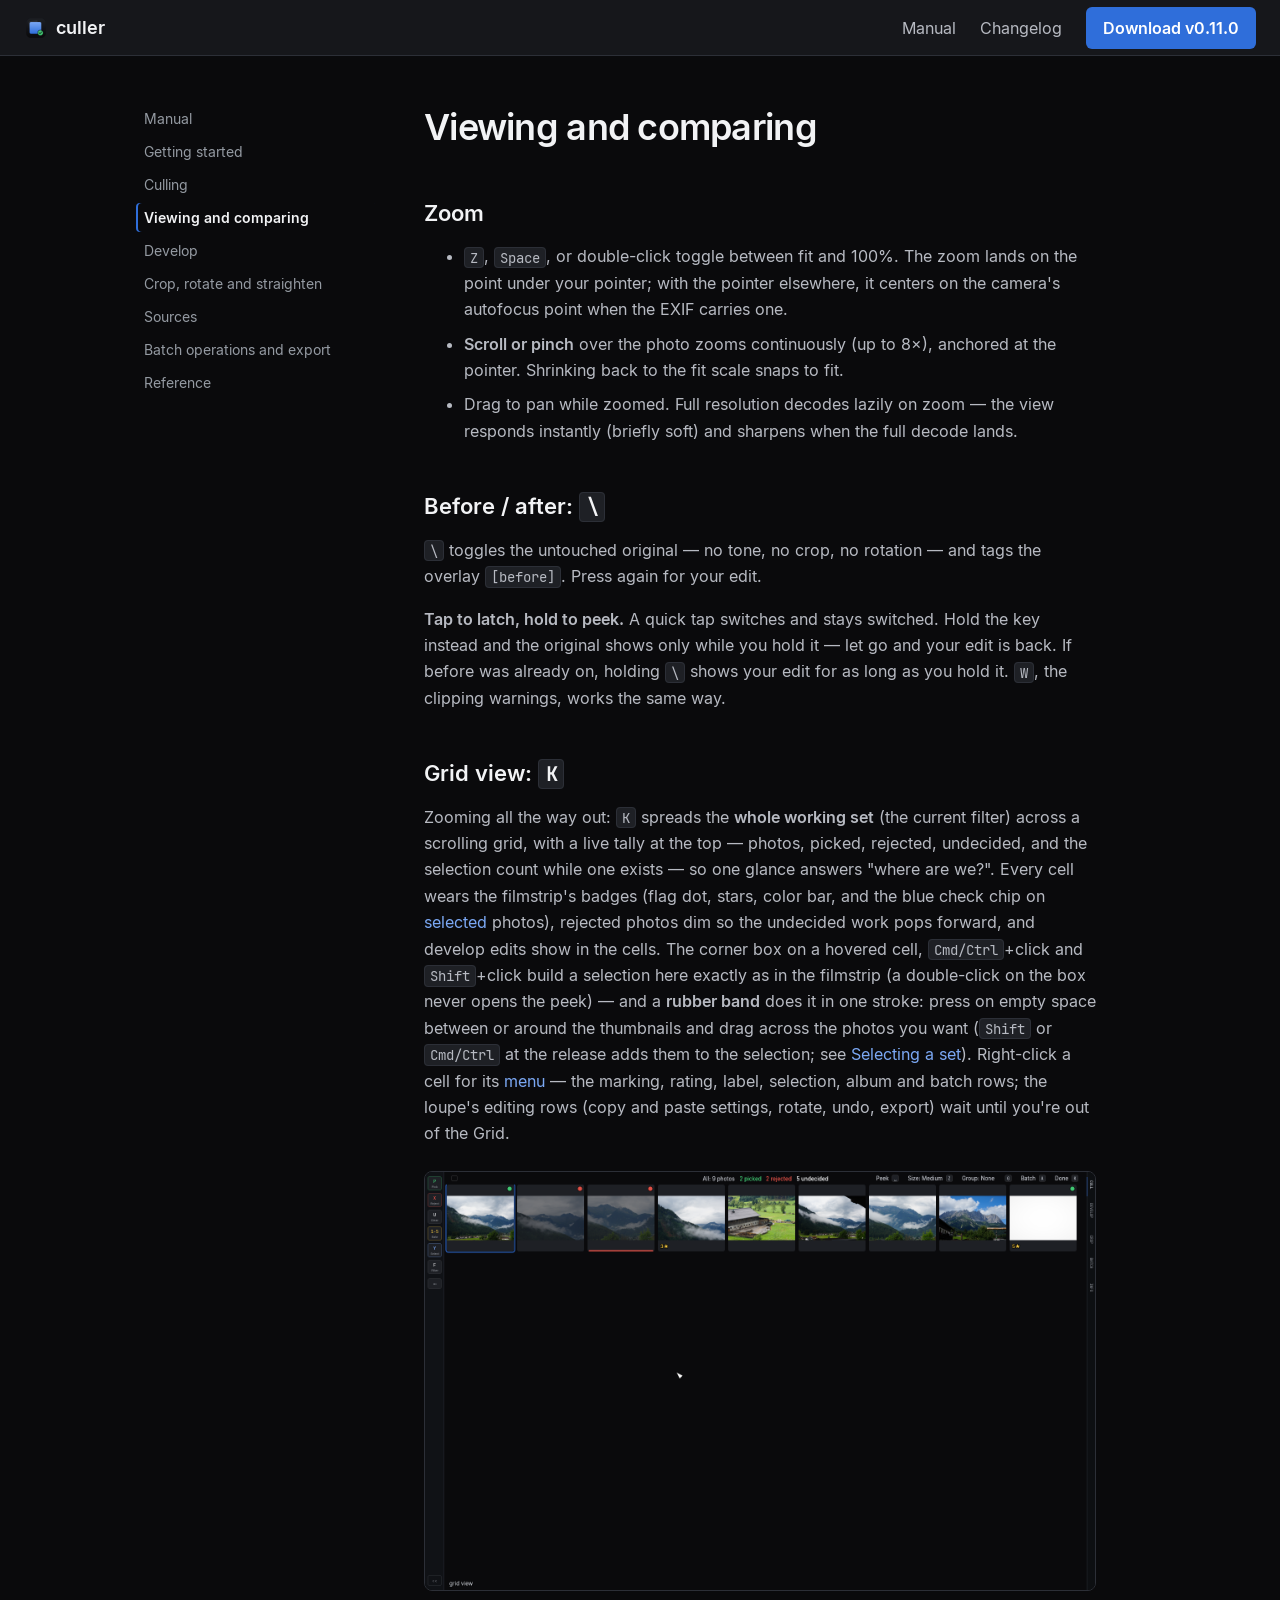
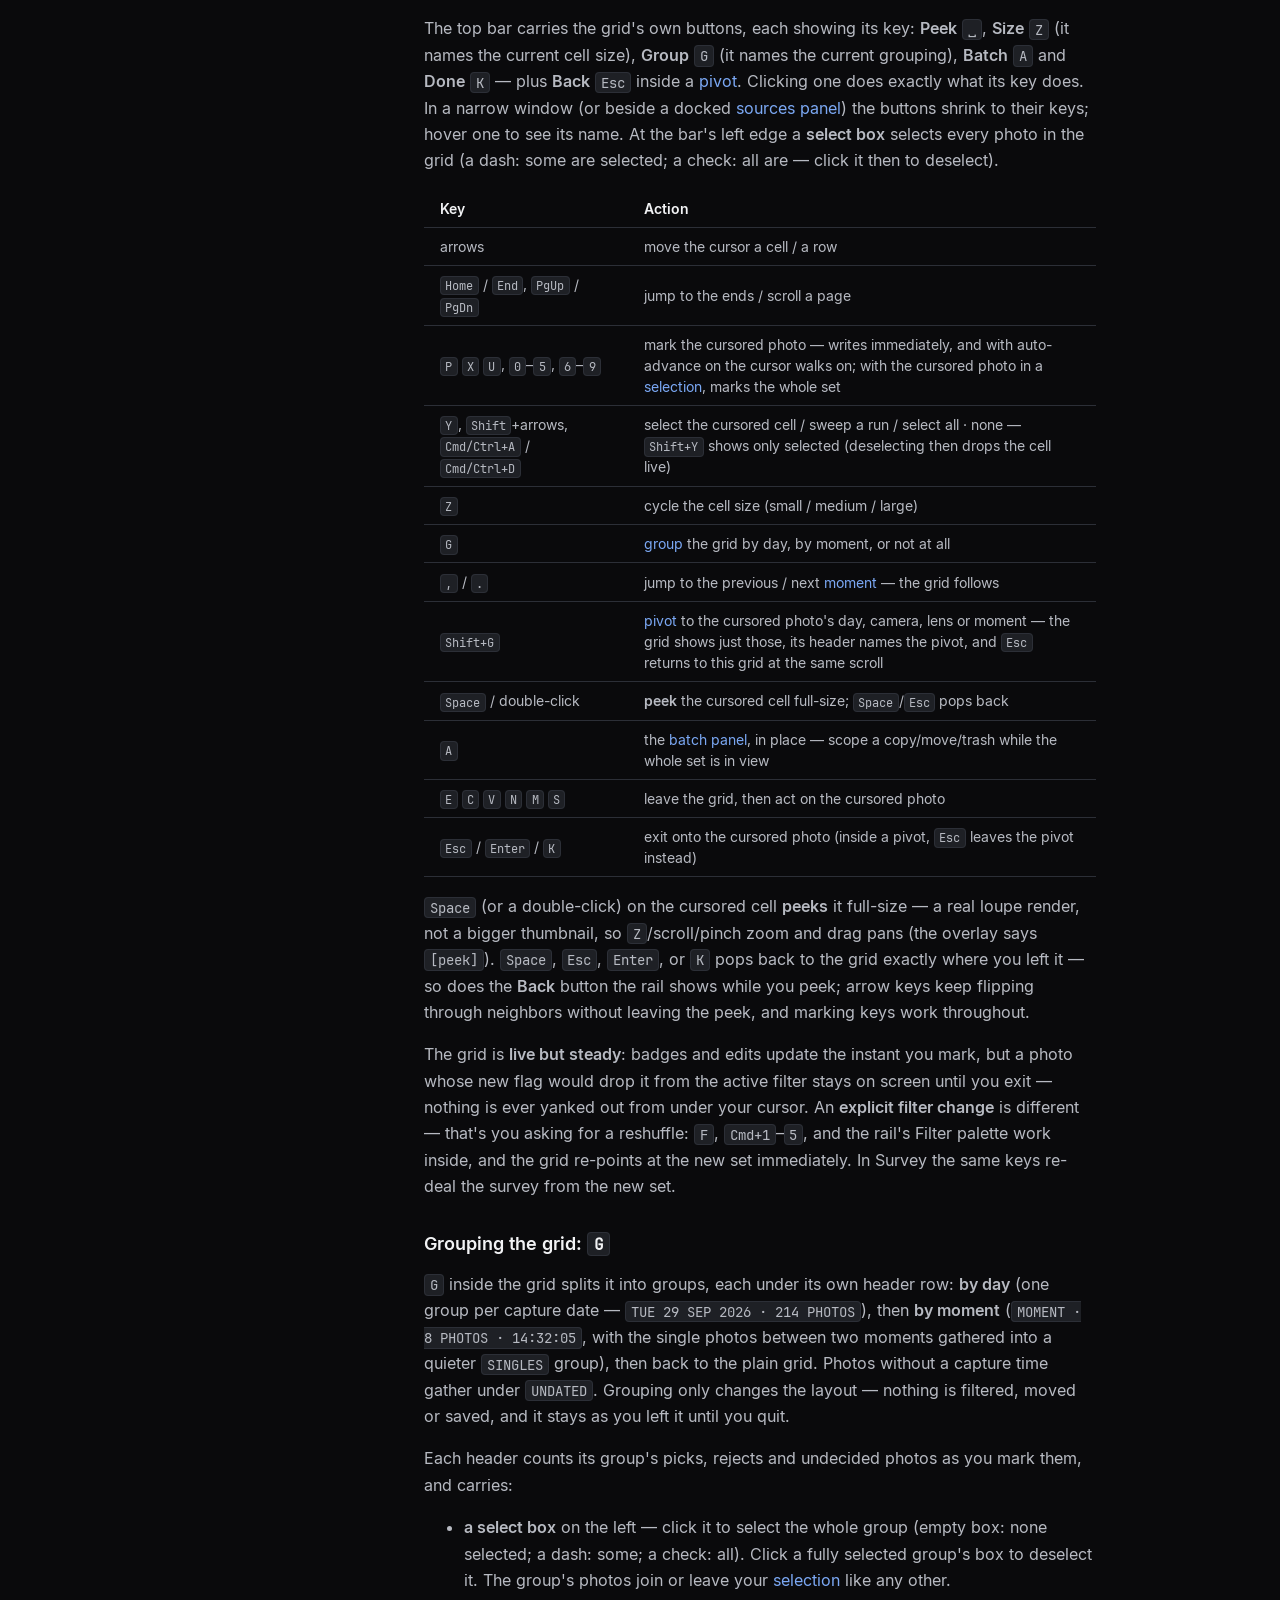
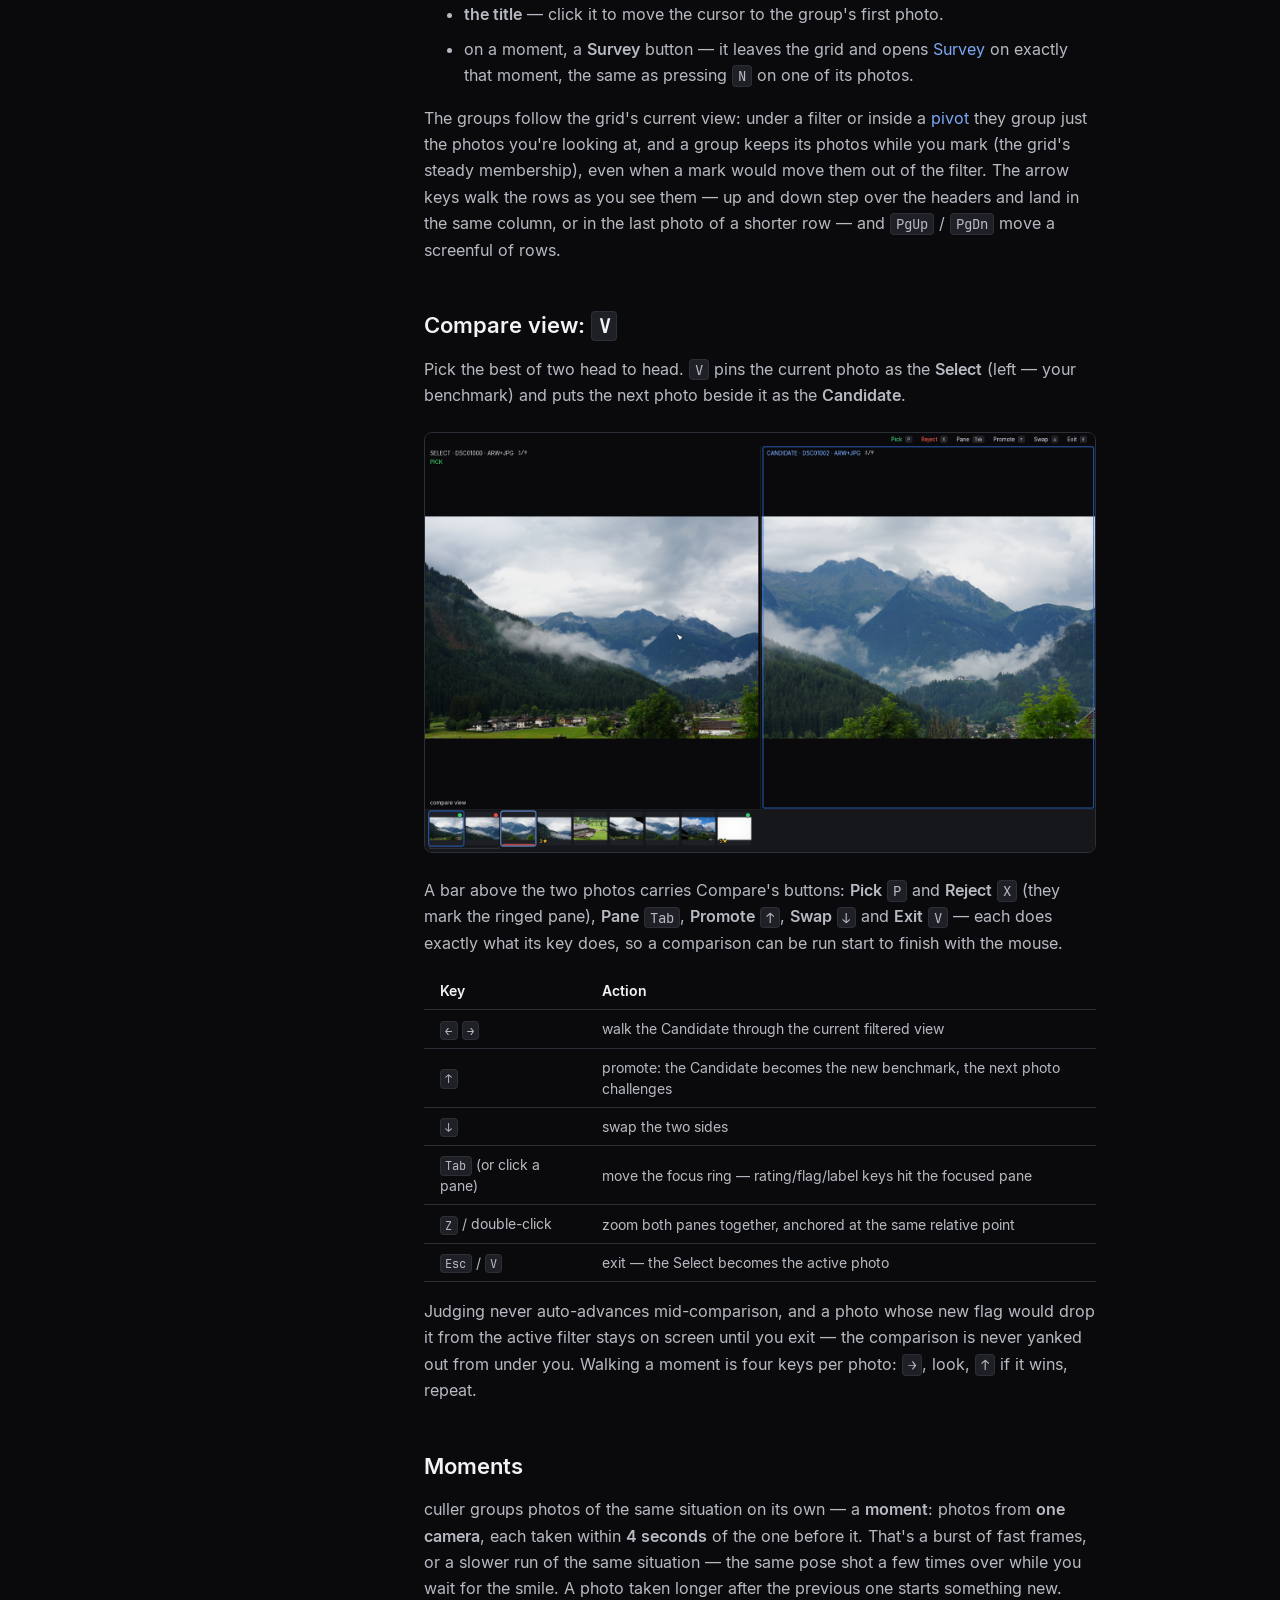
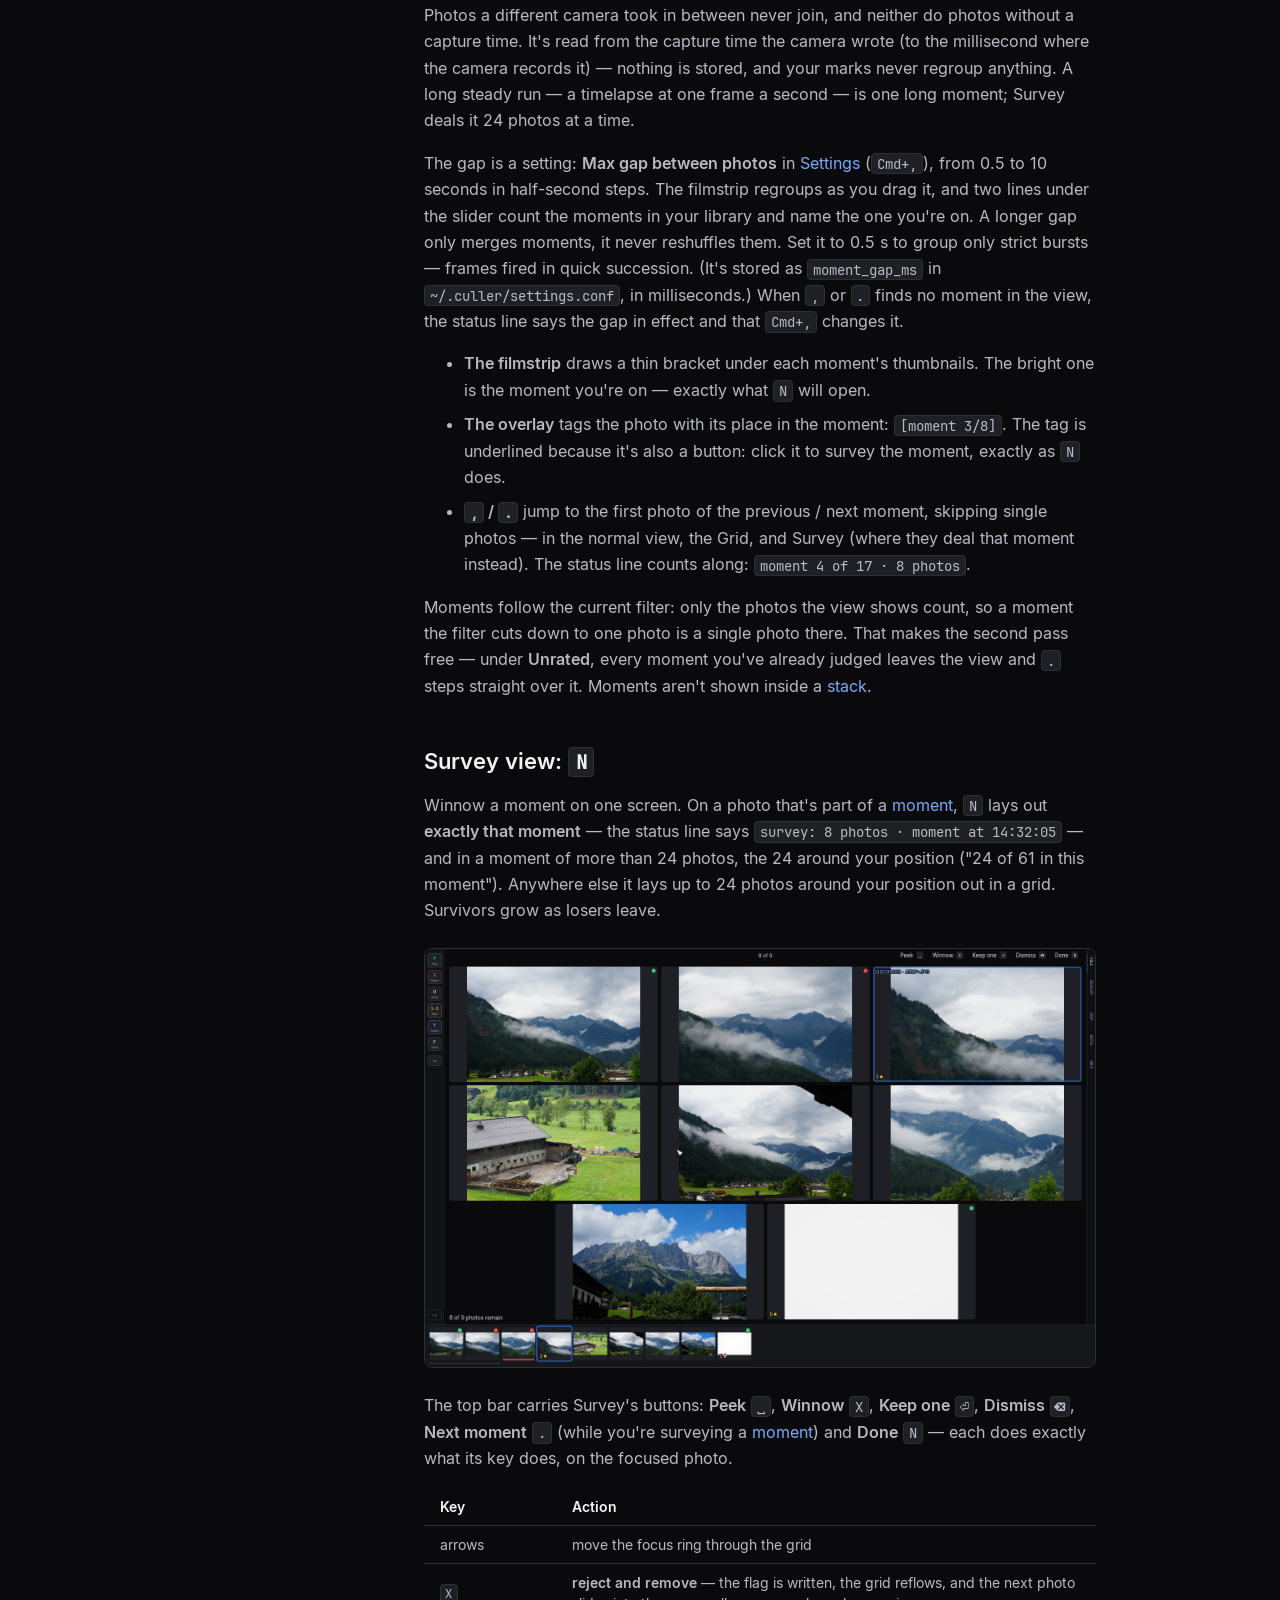
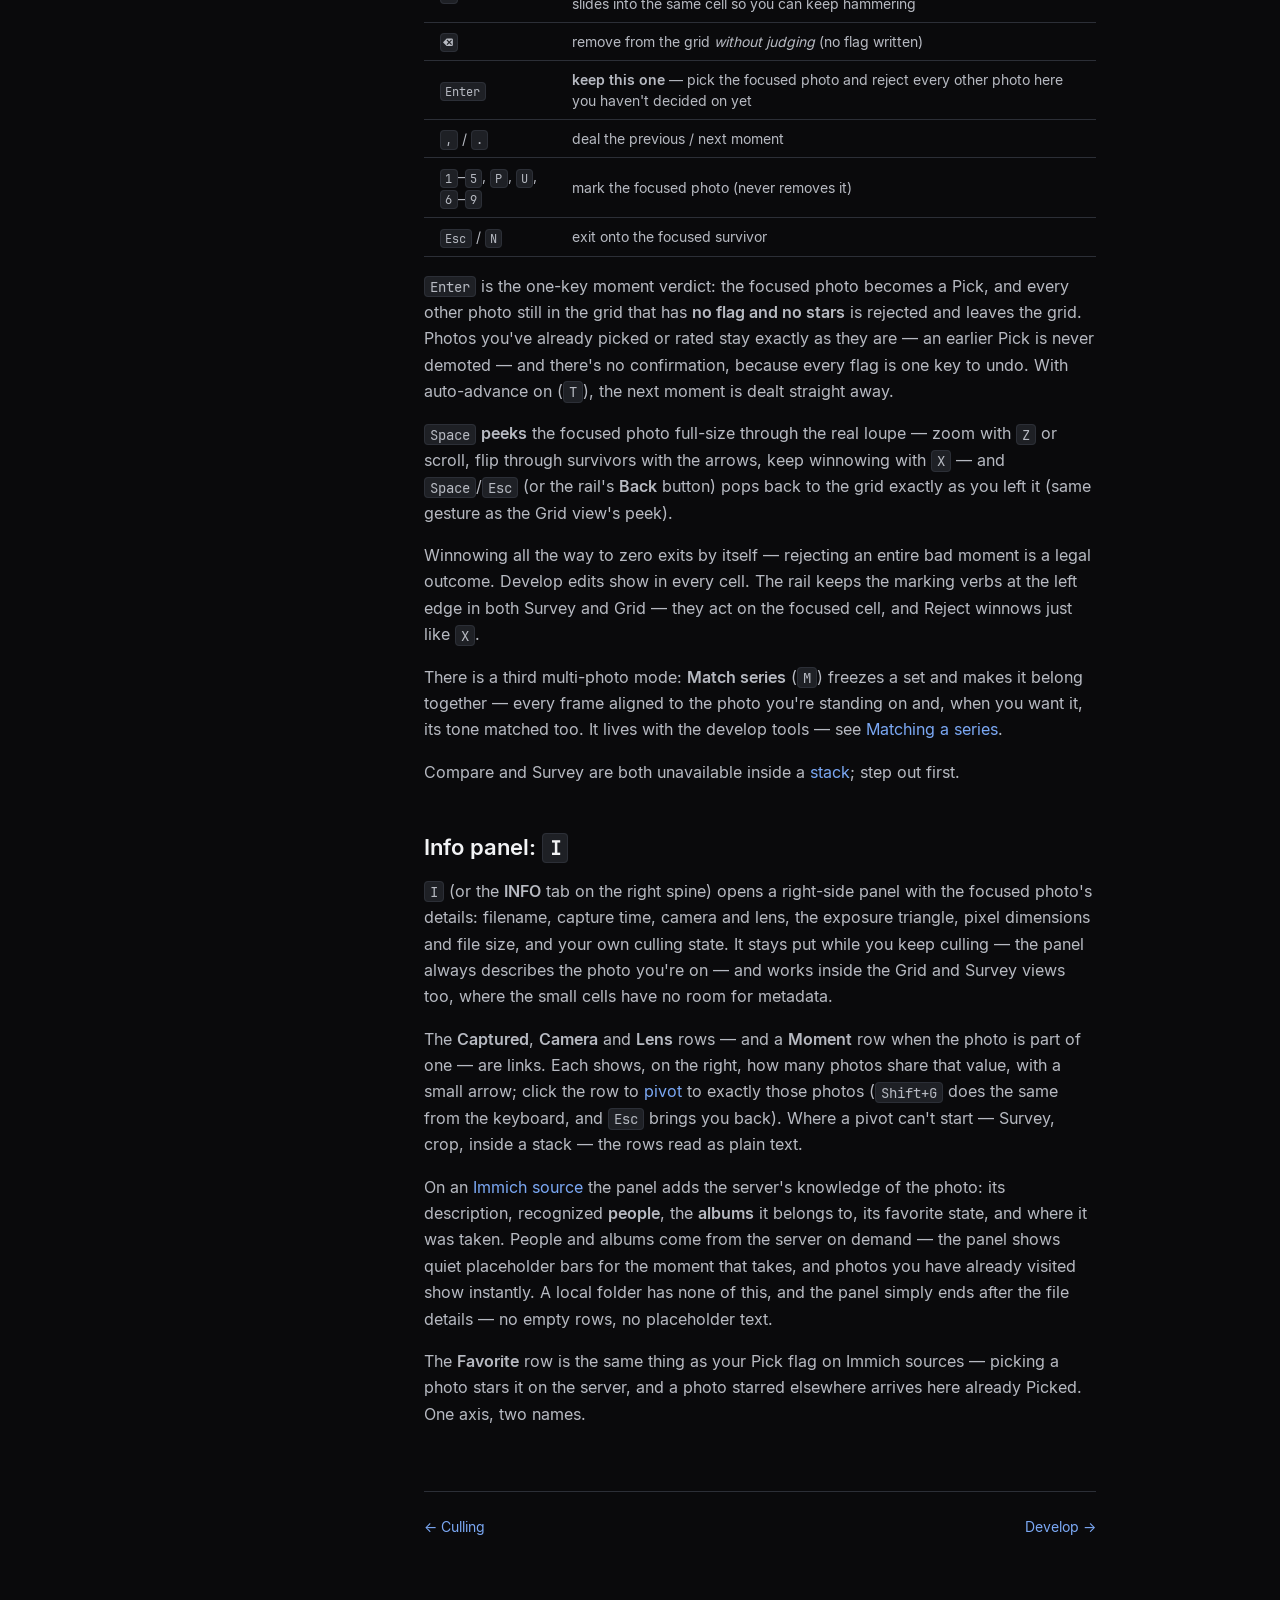
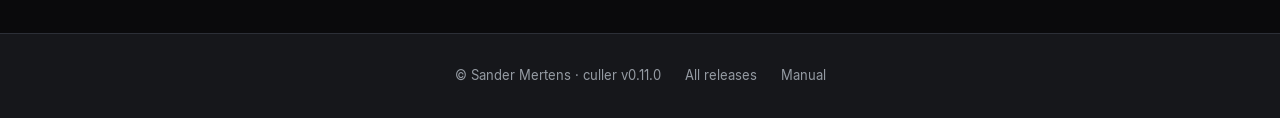
<file: manual/viewing/index.html>
<!DOCTYPE html>
<html lang="en">
<head>
<meta charset="utf-8">
<meta name="viewport" content="width=device-width, initial-scale=1">
<title>Viewing and comparing — culler manual</title>
<meta name="description" content="Extremely fast, keyboard-driven photo culling for macOS. RAW+JPEG pairs, develop and crop built in, everything non-destructive.">
<link rel="icon" type="image/png" href="https://mertenssander.github.io/culler-releases/img/icon-256.png">
<link rel="apple-touch-icon" href="https://mertenssander.github.io/culler-releases/img/icon-512.png">
<link rel="preload" href="https://mertenssander.github.io/culler-releases/fonts/Inter-Regular.woff2" as="font" type="font/woff2" crossorigin>
<link rel="preload" href="https://mertenssander.github.io/culler-releases/fonts/Inter-SemiBold.woff2" as="font" type="font/woff2" crossorigin>
<link rel="preload" href="https://mertenssander.github.io/culler-releases/fonts/JetBrainsMono-Regular.woff2" as="font" type="font/woff2" crossorigin>
<link rel="stylesheet" href="https://mertenssander.github.io/culler-releases/css/site.css?h=91cbe195ef2dc306fa63">
</head>
<body>
<header class="nav">
  <a class="nav-brand" href="https://mertenssander.github.io/culler-releases/">
    <img src="https://mertenssander.github.io/culler-releases/img/icon-256.png" alt="" width="24" height="24">
    <span>culler</span>
  </a>
  <nav class="nav-links">
    <a href="https://mertenssander.github.io/culler-releases/manual/">Manual</a>
    <a href="https://mertenssander.github.io/culler-releases/changelog/">Changelog</a>
    <a class="btn btn--accent" href="https://mertenssander.github.io/culler-releases/#download">Download v0.11.0</a>
  </nav>
  <details class="nav-menu">
    <summary aria-label="Menu">Menu</summary>
    <div class="nav-menu-panel">
      <a href="https://mertenssander.github.io/culler-releases/manual/">Manual</a>
      <a href="https://mertenssander.github.io/culler-releases/changelog/">Changelog</a>
      <a href="https://mertenssander.github.io/culler-releases/#download">Download v0.11.0</a>
    </div>
  </details>
</header>
<main>


<div class="docs">
  <aside class="docs-sidebar">
    <details class="docs-toc">
      <summary>Viewing and comparing</summary>
      <nav>
        
        <a 
           href="https:&#x2F;&#x2F;mertenssander.github.io&#x2F;culler-releases&#x2F;manual&#x2F;getting-started&#x2F;">Getting started</a>
        
        <a 
           href="https:&#x2F;&#x2F;mertenssander.github.io&#x2F;culler-releases&#x2F;manual&#x2F;culling&#x2F;">Culling</a>
        
        <a class="active" aria-current="page"
           href="https:&#x2F;&#x2F;mertenssander.github.io&#x2F;culler-releases&#x2F;manual&#x2F;viewing&#x2F;">Viewing and comparing</a>
        
        <a 
           href="https:&#x2F;&#x2F;mertenssander.github.io&#x2F;culler-releases&#x2F;manual&#x2F;develop&#x2F;">Develop</a>
        
        <a 
           href="https:&#x2F;&#x2F;mertenssander.github.io&#x2F;culler-releases&#x2F;manual&#x2F;crop&#x2F;">Crop, rotate and straighten</a>
        
        <a 
           href="https:&#x2F;&#x2F;mertenssander.github.io&#x2F;culler-releases&#x2F;manual&#x2F;sources&#x2F;">Sources</a>
        
        <a 
           href="https:&#x2F;&#x2F;mertenssander.github.io&#x2F;culler-releases&#x2F;manual&#x2F;batch-and-export&#x2F;">Batch operations and export</a>
        
        <a 
           href="https:&#x2F;&#x2F;mertenssander.github.io&#x2F;culler-releases&#x2F;manual&#x2F;reference&#x2F;">Reference</a>
        
      </nav>
    </details>
    <nav class="docs-nav">
      <a href="https:&#x2F;&#x2F;mertenssander.github.io&#x2F;culler-releases&#x2F;manual&#x2F;">Manual</a>
      
      <a 
         href="https:&#x2F;&#x2F;mertenssander.github.io&#x2F;culler-releases&#x2F;manual&#x2F;getting-started&#x2F;">Getting started</a>
      
      <a 
         href="https:&#x2F;&#x2F;mertenssander.github.io&#x2F;culler-releases&#x2F;manual&#x2F;culling&#x2F;">Culling</a>
      
      <a class="active" aria-current="page"
         href="https:&#x2F;&#x2F;mertenssander.github.io&#x2F;culler-releases&#x2F;manual&#x2F;viewing&#x2F;">Viewing and comparing</a>
      
      <a 
         href="https:&#x2F;&#x2F;mertenssander.github.io&#x2F;culler-releases&#x2F;manual&#x2F;develop&#x2F;">Develop</a>
      
      <a 
         href="https:&#x2F;&#x2F;mertenssander.github.io&#x2F;culler-releases&#x2F;manual&#x2F;crop&#x2F;">Crop, rotate and straighten</a>
      
      <a 
         href="https:&#x2F;&#x2F;mertenssander.github.io&#x2F;culler-releases&#x2F;manual&#x2F;sources&#x2F;">Sources</a>
      
      <a 
         href="https:&#x2F;&#x2F;mertenssander.github.io&#x2F;culler-releases&#x2F;manual&#x2F;batch-and-export&#x2F;">Batch operations and export</a>
      
      <a 
         href="https:&#x2F;&#x2F;mertenssander.github.io&#x2F;culler-releases&#x2F;manual&#x2F;reference&#x2F;">Reference</a>
      
    </nav>
  </aside>
  <article class="prose">
    <h1>Viewing and comparing</h1>
    <h2 id="zoom">Zoom</h2>
<ul>
<li><code>Z</code>, <code>Space</code>, or double-click toggle between fit and 100%. The zoom
lands on the point under your pointer; with the pointer elsewhere, it
centers on the camera's autofocus point when the EXIF carries one.</li>
<li><strong>Scroll or pinch</strong> over the photo zooms continuously (up to 8×),
anchored at the pointer. Shrinking back to the fit scale snaps to fit.</li>
<li>Drag to pan while zoomed. Full resolution decodes lazily on zoom — the
view responds instantly (briefly soft) and sharpens when the full
decode lands.</li>
</ul>
<h2 id="before-after">Before / after: <code>\</code></h2>
<p><code>\</code> toggles the untouched original — no tone, no crop, no rotation — and
tags the overlay <code>[before]</code>. Press again for your edit.</p>
<p><strong>Tap to latch, hold to peek.</strong> A quick tap switches and stays switched.
Hold the key instead and the original shows only while you hold it —
let go and your edit is back. If before was already on, holding <code>\</code>
shows your edit for as long as you hold it. <code>W</code>, the clipping warnings,
works the same way.</p>
<h2 id="grid-view-k">Grid view: <code>K</code></h2>
<p>Zooming all the way out: <code>K</code> spreads the <strong>whole working set</strong> (the
current filter) across a scrolling grid, with a live tally at the top —
photos, picked, rejected, undecided, and the selection count while one
exists — so one glance answers "where are we?". Every cell wears the
filmstrip's badges (flag dot, stars, color bar, and the blue check chip
on <a href="https://mertenssander.github.io/culler-releases/manual/culling/#selecting-a-set">selected</a> photos), rejected photos
dim so the undecided work pops forward, and develop edits show in the
cells. The corner box on a hovered cell, <code>Cmd/Ctrl</code>+click and
<code>Shift</code>+click build a selection here exactly as in the filmstrip (a
double-click on the box never opens the peek) — and a <strong>rubber band</strong>
does it in one stroke: press on empty space between or around the
thumbnails and drag across the photos you want (<code>Shift</code> or <code>Cmd/Ctrl</code>
at the release adds them to the selection; see
<a href="https://mertenssander.github.io/culler-releases/manual/culling/#selecting-a-set">Selecting a set</a>). Right-click a cell
for its <a href="https://mertenssander.github.io/culler-releases/manual/culling/#right-click-menus">menu</a> — the marking, rating,
label, selection, album and batch rows; the loupe's editing rows (copy
and paste settings, rotate, undo, export) wait until you're out of the
Grid.</p>
<p><img src="../img/18-grid.png" alt="Grid view: the live tally and the grid&#39;s buttons on top, dimmed rejects, the cursor ring" /></p>
<p>The top bar carries the grid's own buttons, each showing its key:
<strong>Peek</strong> <code>␣</code>, <strong>Size</strong> <code>Z</code> (it names the current cell size), <strong>Group</strong>
<code>G</code> (it names the current grouping), <strong>Batch</strong> <code>A</code> and <strong>Done</strong> <code>K</code> —
plus <strong>Back</strong> <code>Esc</code> inside a
<a href="https://mertenssander.github.io/culler-releases/manual/culling/#pivot-same-day-camera-lens-or-moment-shift-g">pivot</a>.
Clicking one does exactly what its key does. In a narrow window (or
beside a docked <a href="https://mertenssander.github.io/culler-releases/manual/sources/#keeping-the-panel-open">sources panel</a>) the buttons shrink to
their keys; hover one to see its name. At the bar's left edge a <strong>select
box</strong> selects every photo in the grid (a dash: some are selected; a
check: all are — click it then to deselect).</p>
<table><thead><tr><th>Key</th><th>Action</th></tr></thead><tbody>
<tr><td>arrows</td><td>move the cursor a cell / a row</td></tr>
<tr><td><code>Home</code> / <code>End</code>, <code>PgUp</code> / <code>PgDn</code></td><td>jump to the ends / scroll a page</td></tr>
<tr><td><code>P</code> <code>X</code> <code>U</code>, <code>0</code>–<code>5</code>, <code>6</code>–<code>9</code></td><td>mark the cursored photo — writes immediately, and with auto-advance on the cursor walks on; with the cursored photo in a <a href="https://mertenssander.github.io/culler-releases/manual/culling/#selecting-a-set">selection</a>, marks the whole set</td></tr>
<tr><td><code>Y</code>, <code>Shift</code>+arrows, <code>Cmd/Ctrl+A</code> / <code>Cmd/Ctrl+D</code></td><td>select the cursored cell / sweep a run / select all · none — <code>Shift+Y</code> shows only selected (deselecting then drops the cell live)</td></tr>
<tr><td><code>Z</code></td><td>cycle the cell size (small / medium / large)</td></tr>
<tr><td><code>G</code></td><td><a href="https://mertenssander.github.io/culler-releases/manual/viewing/#grouping-the-grid-g">group</a> the grid by day, by moment, or not at all</td></tr>
<tr><td><code>,</code> / <code>.</code></td><td>jump to the previous / next <a href="https://mertenssander.github.io/culler-releases/manual/viewing/#moments">moment</a> — the grid follows</td></tr>
<tr><td><code>Shift+G</code></td><td><a href="https://mertenssander.github.io/culler-releases/manual/culling/#pivot-same-day-camera-lens-or-moment-shift-g">pivot</a> to the cursored photo's day, camera, lens or moment — the grid shows just those, its header names the pivot, and <code>Esc</code> returns to this grid at the same scroll</td></tr>
<tr><td><code>Space</code> / double-click</td><td><strong>peek</strong> the cursored cell full-size; <code>Space</code>/<code>Esc</code> pops back</td></tr>
<tr><td><code>A</code></td><td>the <a href="https://mertenssander.github.io/culler-releases/manual/batch-and-export/#the-apply-panel-a">batch panel</a>, in place — scope a copy/move/trash while the whole set is in view</td></tr>
<tr><td><code>E</code> <code>C</code> <code>V</code> <code>N</code> <code>M</code> <code>S</code></td><td>leave the grid, then act on the cursored photo</td></tr>
<tr><td><code>Esc</code> / <code>Enter</code> / <code>K</code></td><td>exit onto the cursored photo (inside a pivot, <code>Esc</code> leaves the pivot instead)</td></tr>
</tbody></table>
<p><code>Space</code> (or a double-click) on the cursored cell <strong>peeks</strong> it
full-size — a real loupe render, not a bigger thumbnail, so
<code>Z</code>/scroll/pinch zoom and drag pans (the overlay says <code>[peek]</code>).
<code>Space</code>, <code>Esc</code>, <code>Enter</code>, or <code>K</code> pops back to the grid exactly where you
left it — so does the <strong>Back</strong> button the rail shows while you peek;
arrow keys keep flipping through neighbors without leaving the peek,
and marking keys work throughout.</p>
<p>The grid is <strong>live but steady</strong>: badges and edits update the instant you
mark, but a photo whose new flag would drop it from the active filter
stays on screen until you exit — nothing is ever yanked out from under
your cursor. An <strong>explicit filter change</strong> is different — that's you
asking for a reshuffle: <code>F</code>, <code>Cmd+1</code>–<code>5</code>, and the rail's Filter palette
work inside, and the grid re-points at the new set immediately. In
Survey the same keys re-deal the survey from the new set.</p>
<h3 id="grouping-the-grid-g">Grouping the grid: <code>G</code></h3>
<p><code>G</code> inside the grid splits it into groups, each under its own header
row: <strong>by day</strong> (one group per capture date — <code>TUE 29 SEP 2026 · 214 PHOTOS</code>), then <strong>by moment</strong> (<code>MOMENT · 8 PHOTOS · 14:32:05</code>, with
the single photos between two moments gathered into a quieter
<code>SINGLES</code> group), then back to the plain grid. Photos without a capture time
gather under <code>UNDATED</code>. Grouping only changes the layout — nothing is
filtered, moved or saved, and it stays as you left it until you quit.</p>
<p>Each header counts its group's picks, rejects and undecided photos as
you mark them, and carries:</p>
<ul>
<li><strong>a select box</strong> on the left — click it to select the whole group
(empty box: none selected; a dash: some; a check: all). Click a fully
selected group's box to deselect it. The group's photos join or leave
your <a href="https://mertenssander.github.io/culler-releases/manual/culling/#selecting-a-set">selection</a> like any other.</li>
<li><strong>the title</strong> — click it to move the cursor to the group's first
photo.</li>
<li>on a moment, a <strong>Survey</strong> button — it leaves the grid and opens
<a href="https://mertenssander.github.io/culler-releases/manual/viewing/#survey-view-n">Survey</a> on exactly that moment, the same as pressing
<code>N</code> on one of its photos.</li>
</ul>
<p>The groups follow the grid's current view: under a filter or inside a
<a href="https://mertenssander.github.io/culler-releases/manual/culling/#pivot-same-day-camera-lens-or-moment-shift-g">pivot</a> they
group just the photos you're looking at, and a group keeps its photos
while you mark (the grid's steady membership), even when a mark would
move them out of the filter. The arrow keys walk the rows as you see
them — up and down step over the headers and land in the same column,
or in the last photo of a shorter row — and <code>PgUp</code> / <code>PgDn</code> move a
screenful of rows.</p>
<h2 id="compare-view-v">Compare view: <code>V</code></h2>
<p>Pick the best of two head to head. <code>V</code> pins the current photo as the
<strong>Select</strong> (left — your benchmark) and puts the next photo beside it as
the <strong>Candidate</strong>.</p>
<p><img src="../img/09-compare.png" alt="Compare view: Select left, Candidate right, the focused pane ringed, the buttons on top" /></p>
<p>A bar above the two photos carries Compare's buttons: <strong>Pick</strong> <code>P</code> and
<strong>Reject</strong> <code>X</code> (they mark the ringed pane), <strong>Pane</strong> <code>Tab</code>, <strong>Promote</strong>
<code>↑</code>, <strong>Swap</strong> <code>↓</code> and <strong>Exit</strong> <code>V</code> — each does exactly what its key
does, so a comparison can be run start to finish with the mouse.</p>
<table><thead><tr><th>Key</th><th>Action</th></tr></thead><tbody>
<tr><td><code>←</code> <code>→</code></td><td>walk the Candidate through the current filtered view</td></tr>
<tr><td><code>↑</code></td><td>promote: the Candidate becomes the new benchmark, the next photo challenges</td></tr>
<tr><td><code>↓</code></td><td>swap the two sides</td></tr>
<tr><td><code>Tab</code> (or click a pane)</td><td>move the focus ring — rating/flag/label keys hit the focused pane</td></tr>
<tr><td><code>Z</code> / double-click</td><td>zoom both panes together, anchored at the same relative point</td></tr>
<tr><td><code>Esc</code> / <code>V</code></td><td>exit — the Select becomes the active photo</td></tr>
</tbody></table>
<p>Judging never auto-advances mid-comparison, and a photo whose new flag
would drop it from the active filter stays on screen until you exit — the
comparison is never yanked out from under you. Walking a moment is four
keys per photo: <code>→</code>, look, <code>↑</code> if it wins, repeat.</p>
<h2 id="moments">Moments</h2>
<p>culler groups photos of the same situation on its own — a <strong>moment</strong>:
photos from <strong>one camera</strong>, each taken within <strong>4 seconds</strong> of the one
before it. That's a burst of fast frames, or a slower run of the same
situation — the same pose shot a few times over while you wait for the
smile. A photo taken longer after the previous one starts something
new. Photos a different camera took in between never join, and neither
do photos without a capture time. It's read from the capture time the
camera wrote (to the millisecond where the camera records it) — nothing
is stored, and your marks never regroup anything. A long steady run — a
timelapse at one frame a second — is one long moment; Survey deals it
24 photos at a time.</p>
<p>The gap is a setting: <strong>Max gap between photos</strong> in
<a href="https://mertenssander.github.io/culler-releases/manual/getting-started/#settings-cmd">Settings</a> (<code>Cmd+,</code>), from 0.5 to
10 seconds in half-second steps. The filmstrip regroups as you drag it,
and two lines under the slider count the moments in your library and
name the one you're on. A longer gap only merges moments, it never
reshuffles them. Set it to 0.5 s to group only strict bursts — frames
fired in quick succession. (It's stored as <code>moment_gap_ms</code> in
<code>~/.culler/settings.conf</code>, in milliseconds.) When <code>,</code> or <code>.</code> finds no
moment in the view, the status line says the gap in effect and that
<code>Cmd+,</code> changes it.</p>
<ul>
<li><strong>The filmstrip</strong> draws a thin bracket under each moment's
thumbnails. The bright one is the moment you're on — exactly what <code>N</code>
will open.</li>
<li><strong>The overlay</strong> tags the photo with its place in the moment:
<code>[moment 3/8]</code>. The tag is underlined because it's also a button:
click it to survey the moment, exactly as <code>N</code> does.</li>
<li><strong><code>,</code> / <code>.</code></strong> jump to the first photo of the previous / next moment,
skipping single photos — in the normal view, the Grid, and Survey
(where they deal that moment instead). The status line counts along:
<code>moment 4 of 17 · 8 photos</code>.</li>
</ul>
<p>Moments follow the current filter: only the photos the view shows
count, so a moment the filter cuts down to one photo is a single photo
there. That makes the second pass free — under <strong>Unrated</strong>, every
moment you've already judged leaves the view and <code>.</code> steps straight
over it. Moments aren't shown inside a <a href="https://mertenssander.github.io/culler-releases/manual/sources/#stacks-g">stack</a>.</p>
<h2 id="survey-view-n">Survey view: <code>N</code></h2>
<p>Winnow a moment on one screen. On a photo that's part of a
<a href="https://mertenssander.github.io/culler-releases/manual/viewing/#moments">moment</a>, <code>N</code> lays out <strong>exactly that moment</strong> — the status
line says <code>survey: 8 photos · moment at 14:32:05</code> — and in a moment of
more than 24 photos, the 24 around your position ("24 of 61 in this
moment").
Anywhere else it lays up to 24 photos around your position out in a
grid. Survivors grow as losers leave.</p>
<p><img src="../img/10-survey.png" alt="Survey view: the focus ring, badges per cell, the survivors counter and Survey&#39;s buttons" /></p>
<p>The top bar carries Survey's buttons: <strong>Peek</strong> <code>␣</code>, <strong>Winnow</strong> <code>X</code>,
<strong>Keep one</strong> <code>⏎</code>, <strong>Dismiss</strong> <code>⌫</code>, <strong>Next moment</strong> <code>.</code> (while you're
surveying a <a href="https://mertenssander.github.io/culler-releases/manual/viewing/#moments">moment</a>) and <strong>Done</strong> <code>N</code> — each does exactly
what its key does, on the focused photo.</p>
<table><thead><tr><th>Key</th><th>Action</th></tr></thead><tbody>
<tr><td>arrows</td><td>move the focus ring through the grid</td></tr>
<tr><td><code>X</code></td><td><strong>reject and remove</strong> — the flag is written, the grid reflows, and the next photo slides into the same cell so you can keep hammering</td></tr>
<tr><td><code>⌫</code></td><td>remove from the grid <em>without judging</em> (no flag written)</td></tr>
<tr><td><code>Enter</code></td><td><strong>keep this one</strong> — pick the focused photo and reject every other photo here you haven't decided on yet</td></tr>
<tr><td><code>,</code> / <code>.</code></td><td>deal the previous / next moment</td></tr>
<tr><td><code>1</code>–<code>5</code>, <code>P</code>, <code>U</code>, <code>6</code>–<code>9</code></td><td>mark the focused photo (never removes it)</td></tr>
<tr><td><code>Esc</code> / <code>N</code></td><td>exit onto the focused survivor</td></tr>
</tbody></table>
<p><code>Enter</code> is the one-key moment verdict: the focused photo becomes a Pick,
and every other photo still in the grid that has <strong>no flag and no
stars</strong> is rejected and leaves the grid. Photos you've already picked or
rated stay exactly as they are — an earlier Pick is never demoted — and
there's no confirmation, because every flag is one key to undo. With
auto-advance on (<code>T</code>), the next moment is dealt straight away.</p>
<p><code>Space</code> <strong>peeks</strong> the focused photo full-size through the real loupe —
zoom with <code>Z</code> or scroll, flip through survivors with the arrows, keep
winnowing with <code>X</code> — and <code>Space</code>/<code>Esc</code> (or the rail's <strong>Back</strong> button)
pops back to the grid exactly as you left it (same gesture as the Grid
view's peek).</p>
<p>Winnowing all the way to zero exits by itself — rejecting an entire bad
moment is a legal outcome. Develop edits show in every cell. The rail
keeps the marking verbs at the left edge in both Survey and Grid —
they act on the focused cell, and Reject winnows just like <code>X</code>.</p>
<p>There is a third multi-photo mode: <strong>Match series</strong> (<code>M</code>) freezes a set
and makes it belong together — every frame aligned to the photo you're
standing on and, when you want it, its tone matched too. It lives with
the develop tools — see
<a href="https://mertenssander.github.io/culler-releases/manual/develop/#matching-a-series-m">Matching a series</a>.</p>
<p>Compare and Survey are both unavailable inside a
<a href="https://mertenssander.github.io/culler-releases/manual/sources/#stacks-g">stack</a>; step out first.</p>
<h2 id="info-panel-i">Info panel: <code>I</code></h2>
<p><code>I</code> (or the <strong>INFO</strong> tab on the right spine) opens a right-side panel
with the focused photo's details: filename, capture time, camera and
lens, the exposure triangle, pixel dimensions and file size, and your
own culling state. It stays put while you keep culling — the panel
always describes the photo you're on — and works inside the Grid and
Survey views too, where the small cells have no room for metadata.</p>
<p>The <strong>Captured</strong>, <strong>Camera</strong> and <strong>Lens</strong> rows — and a <strong>Moment</strong> row
when the photo is part of one — are links. Each shows, on the right, how
many photos share that value, with a small arrow; click the row to
<a href="https://mertenssander.github.io/culler-releases/manual/culling/#pivot-same-day-camera-lens-or-moment-shift-g">pivot</a> to
exactly those photos (<code>Shift+G</code> does the same from the keyboard, and
<code>Esc</code> brings you back). Where a pivot can't start — Survey, crop, inside
a stack — the rows read as plain text.</p>
<p>On an <a href="https://mertenssander.github.io/culler-releases/manual/sources/#immich">Immich source</a> the panel adds the server's
knowledge of the photo: its description, recognized <strong>people</strong>, the
<strong>albums</strong> it belongs to, its favorite state, and where it was taken.
People and albums come from the server on demand — the panel shows
quiet placeholder bars for the moment that takes, and photos you have
already visited show instantly. A local folder has none of this, and
the panel simply ends after the file details — no empty rows, no
placeholder text.</p>
<p>The <strong>Favorite</strong> row is the same thing as your Pick flag on Immich
sources — picking a photo stars it on the server, and a photo starred
elsewhere arrives here already Picked. One axis, two names.</p>

    <nav class="pagenav">
      
      <a class="pagenav-prev" href="https:&#x2F;&#x2F;mertenssander.github.io&#x2F;culler-releases&#x2F;manual&#x2F;culling&#x2F;">← Culling</a>
      
      
      <a class="pagenav-next" href="https:&#x2F;&#x2F;mertenssander.github.io&#x2F;culler-releases&#x2F;manual&#x2F;develop&#x2F;">Develop →</a>
      
    </nav>
  </article>
</div>

</main>
<footer class="footer">
  <span>© Sander Mertens · culler v0.11.0</span>
  <a href="https://github.com/mertenssander/culler-releases/releases">All releases</a>
  <a href="https://mertenssander.github.io/culler-releases/manual/">Manual</a>
</footer>
</body>
</html>
</file>
